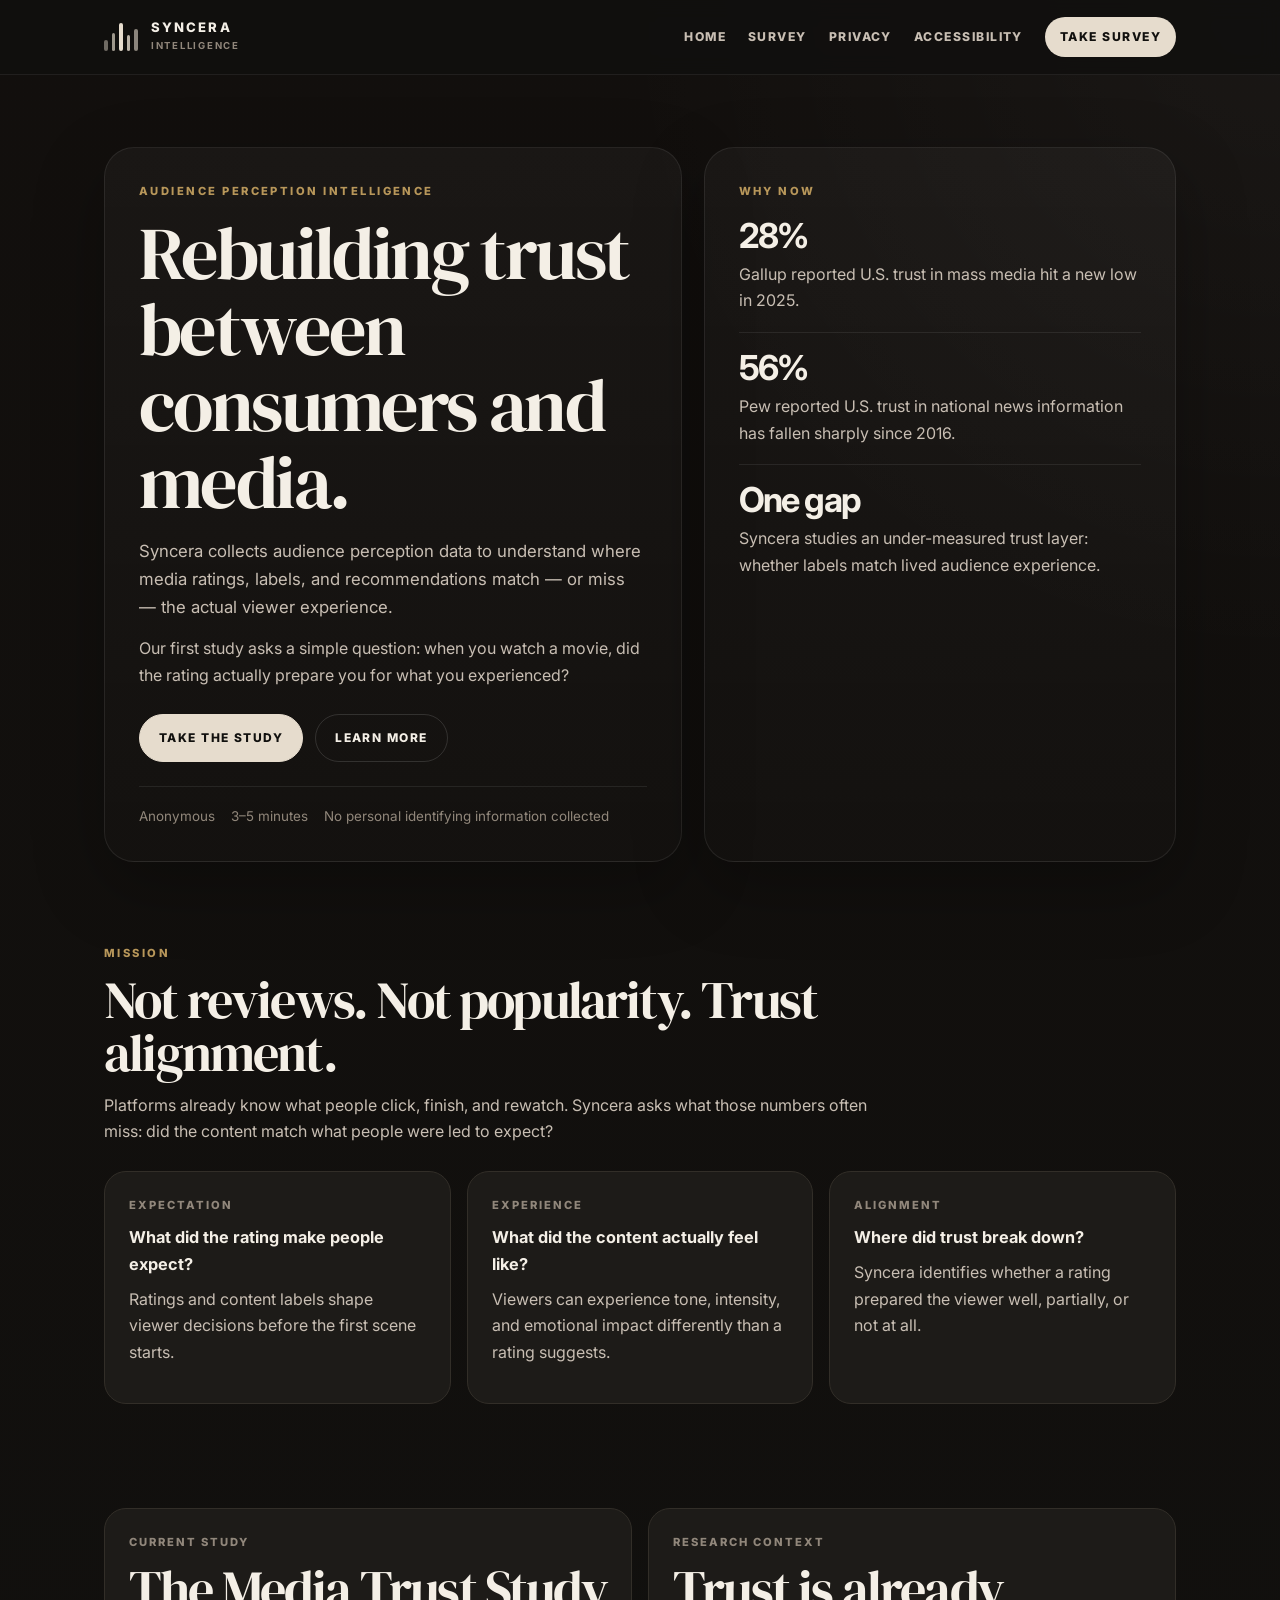
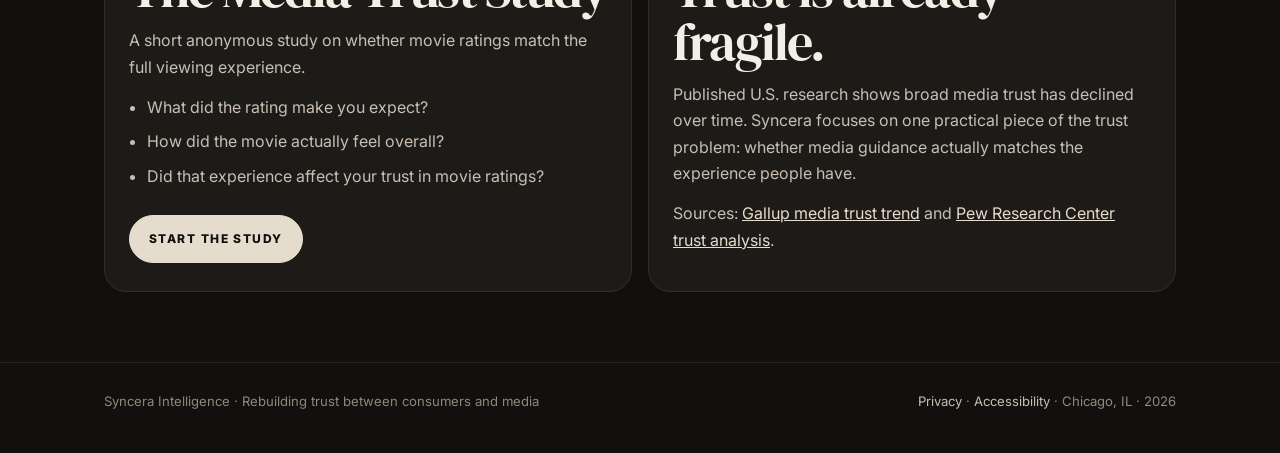
<file: index.html>
<!DOCTYPE html><html lang="en"><head><meta charset="UTF-8"><meta name="viewport" content="width=device-width, initial-scale=1.0"><title>Syncera Intelligence | Rebuilding Trust Between Consumers and Media</title><meta name="description" content="Syncera collects audience perception data to understand where media ratings, labels, and recommendations match — or miss — the actual viewer experience."><link rel="preconnect" href="https://fonts.googleapis.com"><link rel="preconnect" href="https://fonts.gstatic.com" crossorigin><link href="https://fonts.googleapis.com/css2?family=Inter:wght@300;400;500;600;700;800&family=DM+Serif+Display:ital@0;1&display=swap" rel="stylesheet"><link rel="stylesheet" href="style.css"></head><body><a class="skip-link" href="#main">Skip to content</a><nav class="nav" aria-label="Main navigation"><div class="nav-inner"><a class="brand" href="index.html" aria-label="Syncera Intelligence home"><div class="mark" aria-hidden="true"><span></span><span></span><span></span><span></span><span></span></div><div><div class="brand-name">Syncera</div><span class="brand-sub">Intelligence</span></div></a><div class="nav-links"><a href="index.html">Home</a><a href="survey.html">Survey</a><a href="privacy.html">Privacy</a><a href="accessibility.html">Accessibility</a><a class="cta" href="survey.html">Take survey</a></div></div></nav><main id="main"><section class="hero"><div class="wrap hero-grid"><div class="panel"><div class="eyebrow">Audience perception intelligence</div><h1>Rebuilding trust between consumers and media.</h1><p class="lede">Syncera collects audience perception data to understand where media ratings, labels, and recommendations match — or miss — the actual viewer experience.</p><p>Our first study asks a simple question: when you watch a movie, did the rating actually prepare you for what you experienced?</p><div class="actions"><a class="btn btn-primary" href="survey.html">Take the study</a><a class="btn btn-secondary" href="#mission">Learn more</a></div><div class="trust-strip"><span>Anonymous</span><span>3–5 minutes</span><span>No personal identifying information collected</span></div></div><aside class="panel"><div class="eyebrow">Why now</div><div class="stat"><strong>28%</strong><span>Gallup reported U.S. trust in mass media hit a new low in 2025.</span></div><div class="stat"><strong>56%</strong><span>Pew reported U.S. trust in national news information has fallen sharply since 2016.</span></div><div class="stat"><strong>One gap</strong><span>Syncera studies an under-measured trust layer: whether labels match lived audience experience.</span></div></aside></div></section><section id="mission"><div class="wrap"><div class="section-head"><div class="eyebrow">Mission</div><h2>Not reviews. Not popularity. Trust alignment.</h2><p>Platforms already know what people click, finish, and rewatch. Syncera asks what those numbers often miss: did the content match what people were led to expect?</p></div><div class="grid-3"><article class="card"><span class="kicker">Expectation</span><h3>What did the rating make people expect?</h3><p>Ratings and content labels shape viewer decisions before the first scene starts.</p></article><article class="card"><span class="kicker">Experience</span><h3>What did the content actually feel like?</h3><p>Viewers can experience tone, intensity, and emotional impact differently than a rating suggests.</p></article><article class="card"><span class="kicker">Alignment</span><h3>Where did trust break down?</h3><p>Syncera identifies whether a rating prepared the viewer well, partially, or not at all.</p></article></div></div></section><section id="study"><div class="wrap two-col"><div class="card"><span class="kicker">Current study</span><h2>The Media Trust Study</h2><p>A short anonymous study on whether movie ratings match the full viewing experience.</p><ul class="list"><li>What did the rating make you expect?</li><li>How did the movie actually feel overall?</li><li>Did that experience affect your trust in movie ratings?</li></ul><div class="actions"><a class="btn btn-primary" href="survey.html">Start the study</a></div></div><div class="card source-card"><span class="kicker">Research context</span><h2>Trust is already fragile.</h2><p>Published U.S. research shows broad media trust has declined over time. Syncera focuses on one practical piece of the trust problem: whether media guidance actually matches the experience people have.</p><p>Sources: <a href="https://news.gallup.com/poll/695762/trust-media-new-low.aspx" target="_blank" rel="noopener">Gallup media trust trend</a> and <a href="https://www.pewresearch.org/short-reads/2025/10/29/how-americans-trust-in-information-from-news-organizations-and-social-media-sites-has-changed-over-time/" target="_blank" rel="noopener">Pew Research Center trust analysis</a>.</p></div></div></section></main><footer><div class="wrap footer-inner"><div>Syncera Intelligence · Rebuilding trust between consumers and media</div><div><a href="privacy.html">Privacy</a> · <a href="accessibility.html">Accessibility</a> · Chicago, IL · 2026</div></div></footer></body></html>
</file>
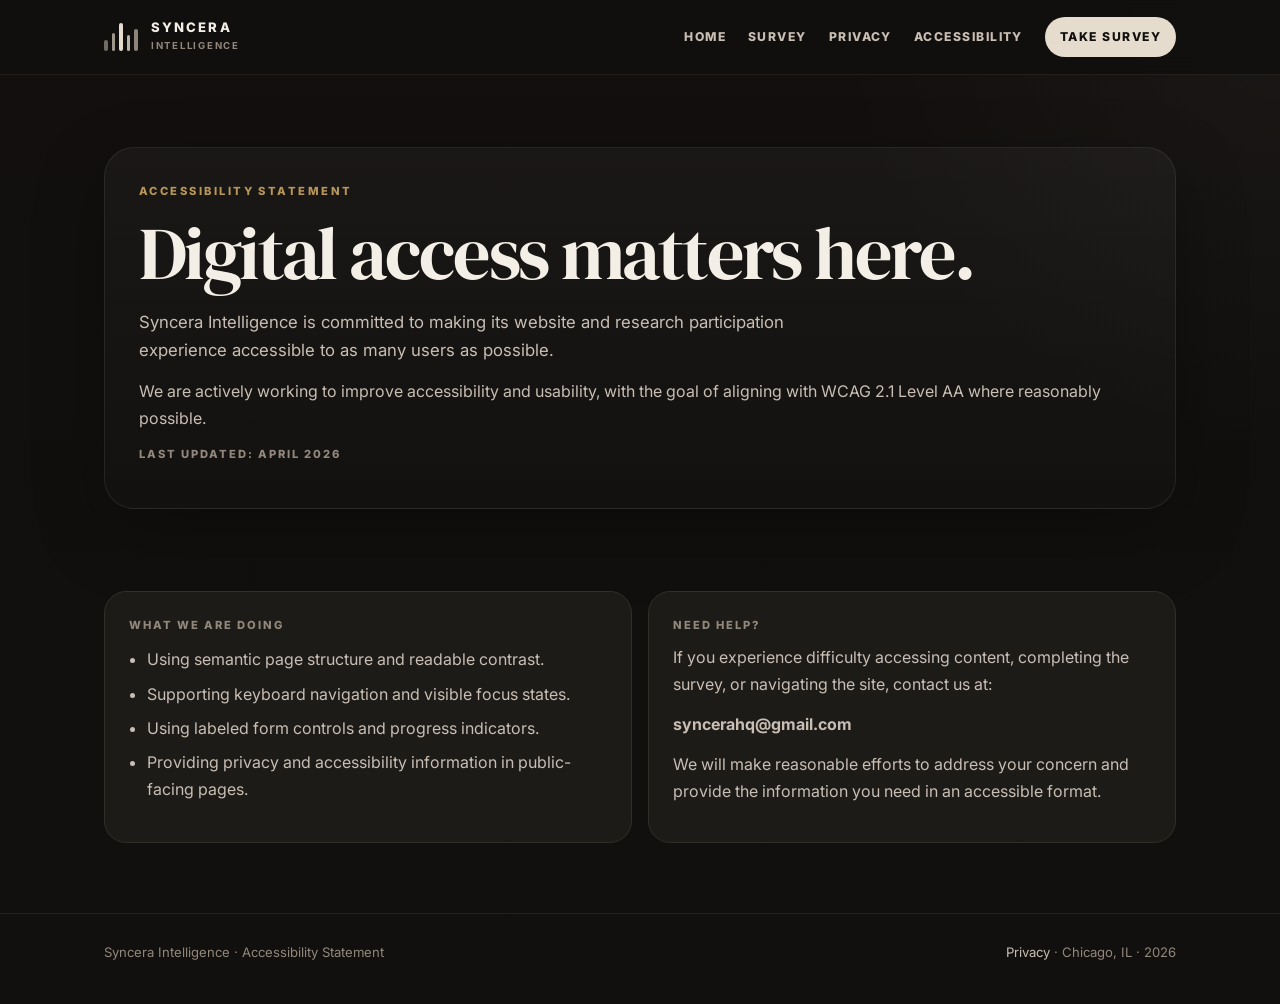
<file: accessibility.html>
<!DOCTYPE html><html lang="en"><head><meta charset="UTF-8"><meta name="viewport" content="width=device-width, initial-scale=1.0"><title>Accessibility Statement | Syncera Intelligence</title><meta name="description" content="Syncera Intelligence accessibility statement."><link rel="preconnect" href="https://fonts.googleapis.com"><link rel="preconnect" href="https://fonts.gstatic.com" crossorigin><link href="https://fonts.googleapis.com/css2?family=Inter:wght@300;400;500;600;700;800&family=DM+Serif+Display:ital@0;1&display=swap" rel="stylesheet"><link rel="stylesheet" href="style.css"></head><body><a class="skip-link" href="#main">Skip to content</a><nav class="nav" aria-label="Main navigation"><div class="nav-inner"><a class="brand" href="index.html" aria-label="Syncera Intelligence home"><div class="mark" aria-hidden="true"><span></span><span></span><span></span><span></span><span></span></div><div><div class="brand-name">Syncera</div><span class="brand-sub">Intelligence</span></div></a><div class="nav-links"><a href="index.html">Home</a><a href="survey.html">Survey</a><a href="privacy.html">Privacy</a><a href="accessibility.html">Accessibility</a><a class="cta" href="survey.html">Take survey</a></div></div></nav><main id="main"><section class="hero"><div class="wrap"><div class="panel"><div class="eyebrow">Accessibility Statement</div><h1>Digital access matters here.</h1><p class="lede">Syncera Intelligence is committed to making its website and research participation experience accessible to as many users as possible.</p><p>We are actively working to improve accessibility and usability, with the goal of aligning with WCAG 2.1 Level AA where reasonably possible.</p><p class="kicker">Last updated: April 2026</p></div></div></section><section><div class="wrap two-col"><div class="card"><span class="kicker">What we are doing</span><ul class="list"><li>Using semantic page structure and readable contrast.</li><li>Supporting keyboard navigation and visible focus states.</li><li>Using labeled form controls and progress indicators.</li><li>Providing privacy and accessibility information in public-facing pages.</li></ul></div><div class="card"><span class="kicker">Need help?</span><p>If you experience difficulty accessing content, completing the survey, or navigating the site, contact us at:</p><p><strong>syncerahq@gmail.com</strong></p><p>We will make reasonable efforts to address your concern and provide the information you need in an accessible format.</p></div></div></section></main><footer><div class="wrap footer-inner"><div>Syncera Intelligence · Accessibility Statement</div><div><a href="privacy.html">Privacy</a> · Chicago, IL · 2026</div></div></footer></body></html>
</file>
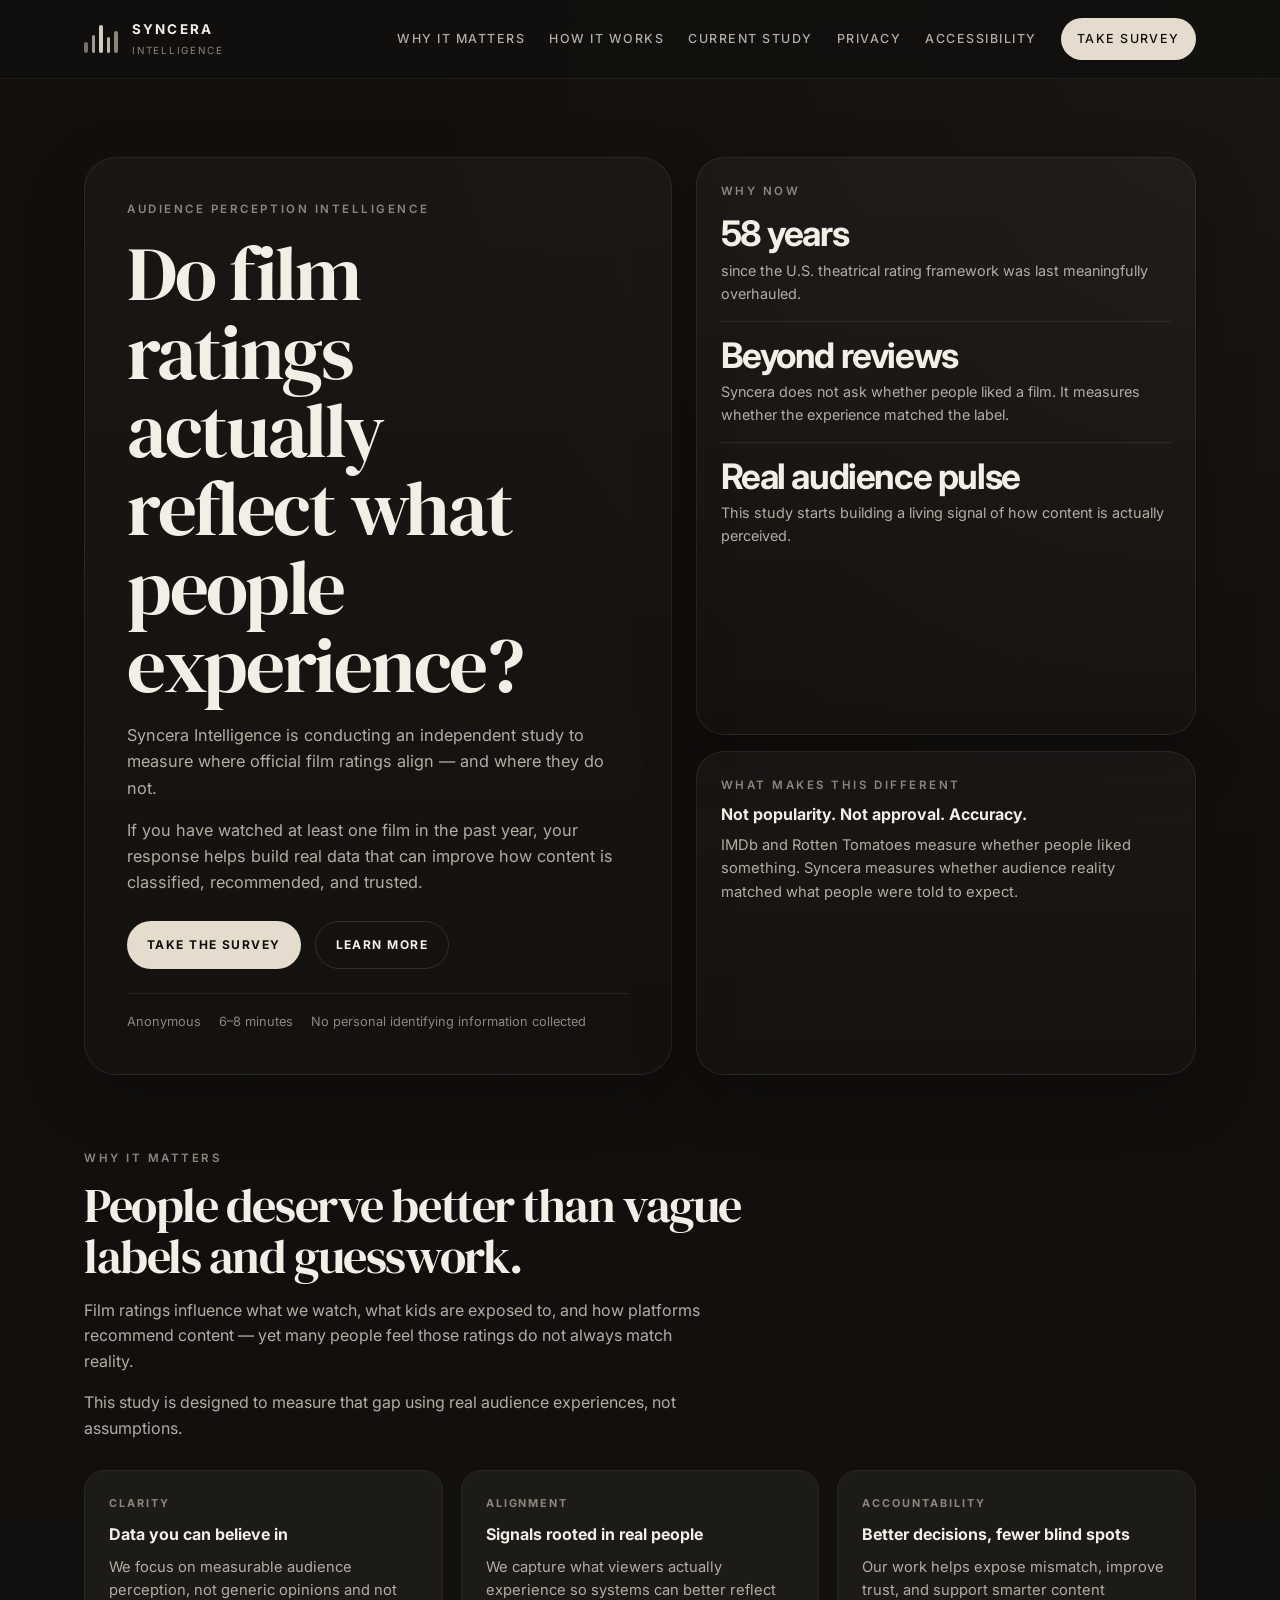
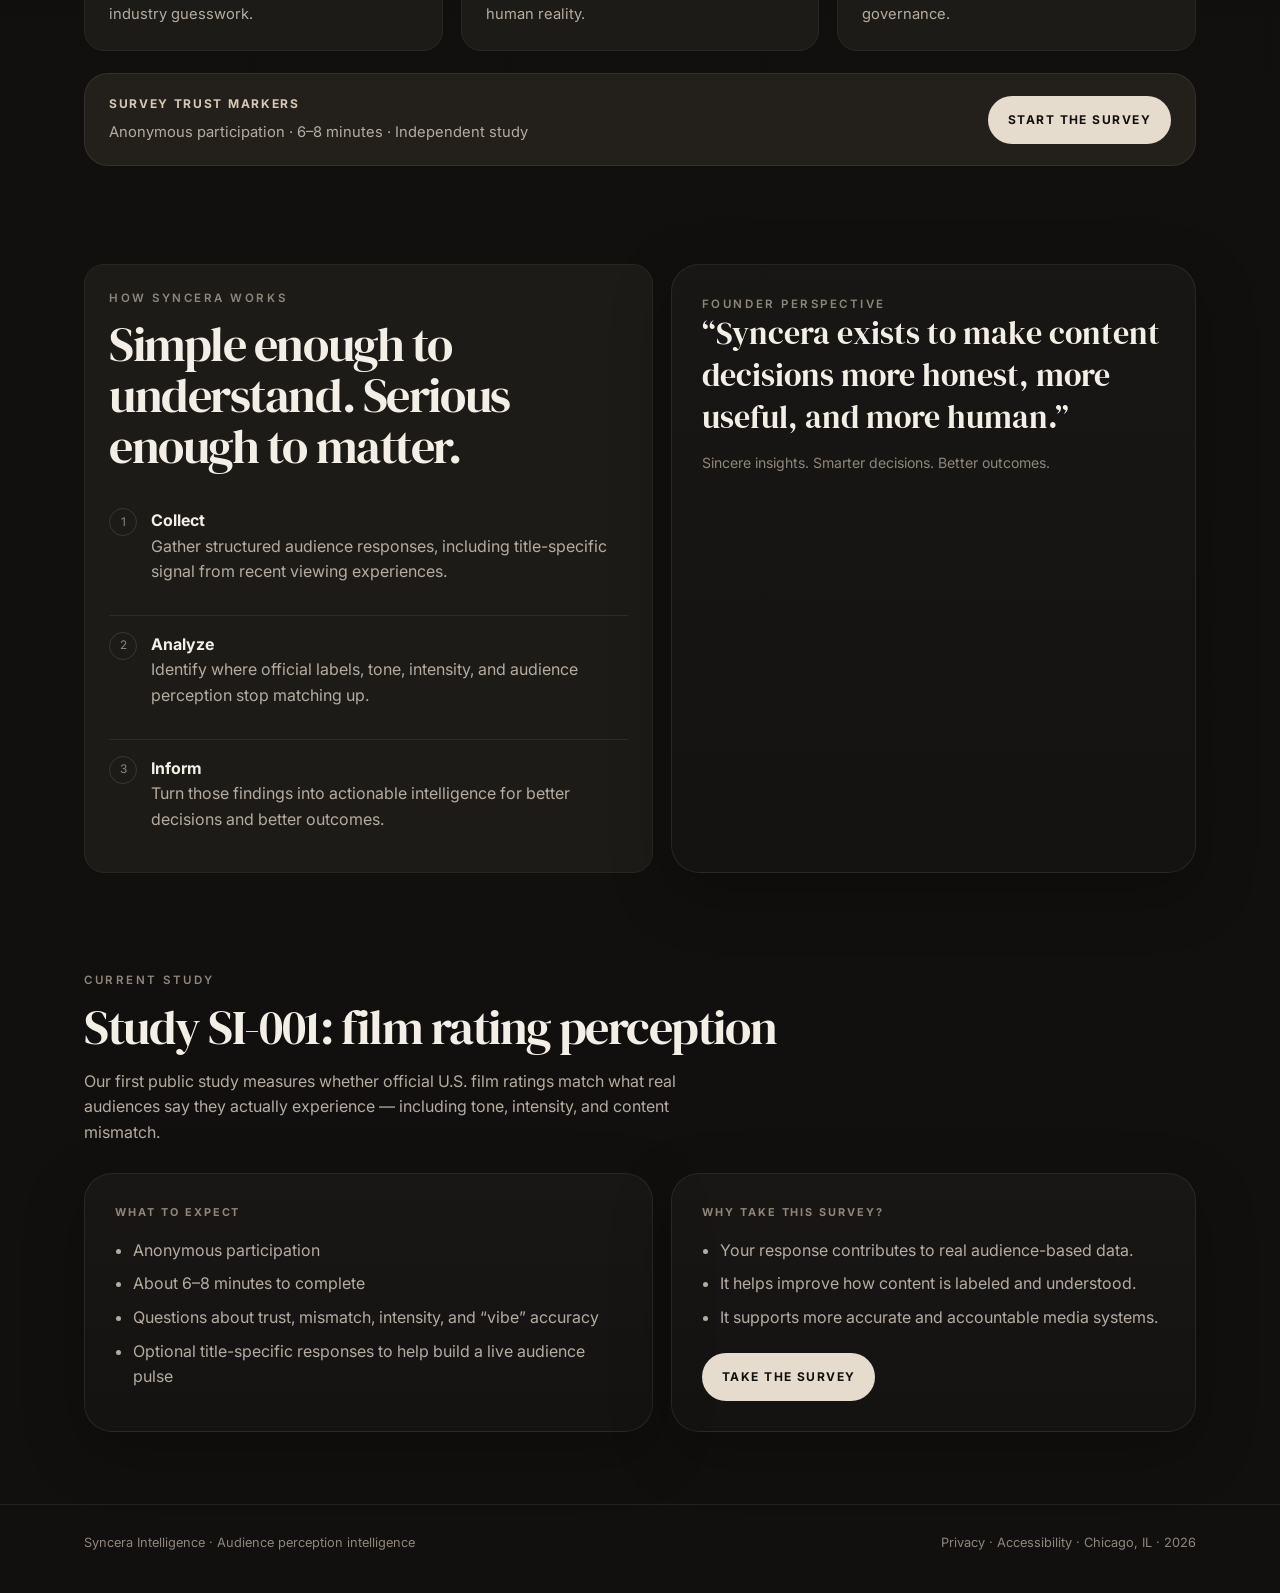
<file: index_accessible.html>
<!DOCTYPE html>
<html lang="en">
<head>
  <meta charset="UTF-8" />
  <meta name="viewport" content="width=device-width, initial-scale=1.0" />
  <title>Syncera Intelligence</title>
  <link rel="preconnect" href="https://fonts.googleapis.com">
  <link rel="preconnect" href="https://fonts.gstatic.com" crossorigin>
  <link href="https://fonts.googleapis.com/css2?family=Inter:wght@300;400;500;600;700&family=DM+Serif+Display:ital@0;1&display=swap" rel="stylesheet">
  <style>
    :root{--bg:#11100e;--bg-2:#171614;--panel:#1d1b18;--panel-2:#23201c;--border:#2a2723;--text:#f4efe6;--muted:#b5aca1;--soft:#8f867b;--accent:#e6dccd;--accent-2:#d6c8b3;--max:1160px;--radius:20px;--shadow:0 20px 60px rgba(0,0,0,.25)}
    *{box-sizing:border-box} html{scroll-behavior:smooth}
    body{margin:0;background:radial-gradient(circle at top right,rgba(255,255,255,.03),transparent 26%),linear-gradient(180deg,#120f0d 0%,#11100e 100%);color:var(--text);font-family:Inter,system-ui,sans-serif;line-height:1.6}
    a{text-decoration:none;color:inherit}.wrap{max-width:var(--max);margin:0 auto;padding:0 24px}.eyebrow{color:var(--soft);text-transform:uppercase;letter-spacing:.22em;font-size:.72rem;font-weight:600}
    .nav{position:sticky;top:0;z-index:50;backdrop-filter:blur(10px);background:rgba(17,16,14,.82);border-bottom:1px solid rgba(255,255,255,.06)}
    .nav-inner{max-width:var(--max);margin:0 auto;padding:18px 24px;display:flex;align-items:center;justify-content:space-between;gap:16px}
    .brand{display:flex;align-items:center;gap:14px}.mark{width:34px;height:28px;display:grid;grid-template-columns:repeat(5,1fr);gap:4px;align-items:end}
    .mark span{display:block;border-radius:999px;background:var(--accent);opacity:.92}.mark span:nth-child(1){height:11px;opacity:.48}.mark span:nth-child(2){height:18px;opacity:.68}.mark span:nth-child(3){height:28px}.mark span:nth-child(4){height:16px;opacity:.8}.mark span:nth-child(5){height:22px;opacity:.58}
    .brand-copy{display:flex;flex-direction:column;gap:2px}.brand-name{font-size:.84rem;font-weight:700;letter-spacing:.16em;text-transform:uppercase}.brand-sub{font-size:.62rem;color:var(--soft);letter-spacing:.18em;text-transform:uppercase}
    .nav-links{display:flex;gap:24px;align-items:center}.nav-links a{color:var(--muted);font-size:.78rem;text-transform:uppercase;letter-spacing:.12em;font-weight:500}.nav-links .cta{color:#11100e;background:var(--accent);padding:11px 16px;border-radius:999px}
    .hero{padding:78px 0 48px}.hero-grid{display:grid;grid-template-columns:1.08fr .92fr;gap:24px;align-items:stretch}
    .hero-copy{background:linear-gradient(180deg,rgba(255,255,255,.03),rgba(255,255,255,.01));border:1px solid rgba(255,255,255,.08);border-radius:32px;padding:42px;box-shadow:var(--shadow)}
    h1{margin:16px 0 18px;font-family:"DM Serif Display",serif;font-weight:400;line-height:1.02;letter-spacing:-.03em;font-size:clamp(2.7rem,6vw,5.2rem);max-width:11ch}
    .hero-copy p{max-width:60ch;color:var(--muted);font-size:1.02rem;margin:0 0 16px}.hero-actions{display:flex;gap:14px;flex-wrap:wrap;margin:26px 0 24px}
    .btn{display:inline-flex;align-items:center;justify-content:center;min-height:48px;padding:0 20px;border-radius:999px;font-weight:700;text-transform:uppercase;letter-spacing:.12em;font-size:.75rem;transition:.18s ease}
    .btn-primary{background:var(--accent);color:#11100e}.btn-primary:hover{transform:translateY(-1px)}.btn-secondary{border:1px solid rgba(255,255,255,.12);color:var(--text)}
    .hero-mini{display:flex;gap:18px;flex-wrap:wrap;color:var(--soft);font-size:.8rem;border-top:1px solid rgba(255,255,255,.08);padding-top:18px}.hero-side{display:grid;gap:16px}
    .hero-card{border:1px solid rgba(255,255,255,.08);border-radius:28px;padding:24px;background:linear-gradient(180deg,rgba(255,255,255,.035),rgba(255,255,255,.015));box-shadow:var(--shadow)}.hero-card h3{margin:10px 0 8px;font-size:1rem;line-height:1.35}.hero-card p{margin:0;color:var(--muted);font-size:.92rem}
    .stat{padding:16px 0;border-bottom:1px solid rgba(255,255,255,.08)}.stat:last-child{border-bottom:none}.stat strong{display:block;font-size:2.2rem;line-height:1;letter-spacing:-.04em}.stat span{display:block;margin-top:7px;color:var(--muted);font-size:.9rem}
    section{padding:26px 0 72px}.section-head{max-width:760px;margin-bottom:28px}
    h2{margin:12px 0 10px;font-family:"DM Serif Display",serif;font-size:clamp(2rem,4vw,3rem);font-weight:400;line-height:1.06;letter-spacing:-.03em}.section-head p{color:var(--muted);max-width:62ch}
    .grid-3{display:grid;grid-template-columns:repeat(3,1fr);gap:18px}.card{background:var(--panel);border:1px solid var(--border);border-radius:var(--radius);padding:24px}.card h3{margin:10px 0 8px;font-size:1rem}.card p{margin:0;color:var(--muted);font-size:.92rem}.kicker{color:var(--soft);text-transform:uppercase;letter-spacing:.18em;font-size:.68rem;font-weight:700}
    .two-col{display:grid;grid-template-columns:1.04fr .96fr;gap:18px}.simple-list{display:grid;gap:14px;margin-top:20px}.simple-item{display:grid;grid-template-columns:28px 1fr;gap:14px;padding:16px 0;border-top:1px solid rgba(255,255,255,.07)}.simple-item:first-child{border-top:none}.num{width:28px;height:28px;border-radius:999px;border:1px solid rgba(255,255,255,.12);display:grid;place-items:center;color:var(--soft);font-size:.74rem}
    .quote{background:linear-gradient(180deg,rgba(255,255,255,.03),rgba(255,255,255,.015));border:1px solid rgba(255,255,255,.08);border-radius:28px;padding:30px;box-shadow:var(--shadow)}.quote blockquote{margin:0 0 14px;font-family:"DM Serif Display",serif;font-size:clamp(1.35rem,3vw,2rem);line-height:1.3}.quote p{margin:0;color:var(--soft);font-size:.88rem}
    .trust-band{background:var(--panel-2);border:1px solid rgba(255,255,255,.08);border-radius:24px;padding:20px 24px;display:flex;gap:18px;flex-wrap:wrap;justify-content:space-between;align-items:center;margin-top:22px}.trust-band strong{display:block;font-size:.75rem;letter-spacing:.14em;text-transform:uppercase;color:var(--accent-2);margin-bottom:6px}.trust-band span{color:var(--muted);font-size:.92rem}
    .cta-panel{background:linear-gradient(180deg,rgba(255,255,255,.03),rgba(255,255,255,.015));border:1px solid rgba(255,255,255,.08);border-radius:28px;padding:30px;box-shadow:var(--shadow)}.cta-panel ul{margin:16px 0 0;padding-left:18px;color:var(--muted)}.cta-panel li{margin:8px 0}
    footer{border-top:1px solid rgba(255,255,255,.08);padding:28px 0 40px;color:var(--soft);font-size:.8rem}.footer-inner{display:flex;justify-content:space-between;gap:16px;align-items:center;flex-wrap:wrap}
    @media (max-width:920px){.hero-grid,.grid-3,.two-col{grid-template-columns:1fr}.hero-copy,.hero-card,.quote,.cta-panel{padding:24px}.nav-links a:not(.cta){display:none}h1{max-width:none}}
    @media (max-width:620px){.hero{padding-top:42px}.nav-inner,.wrap{padding-left:18px;padding-right:18px}h1{font-size:2.55rem}.hero-copy,.hero-card,.quote,.cta-panel{border-radius:24px;padding:22px}.hero-actions{flex-direction:column}.btn{width:100%}.trust-band{padding:18px}}
  
:focus{outline:2px solid #e6dccd;outline-offset:2px}
:focus:not(:focus-visible){outline:none}
:focus-visible{outline:2px solid #e6dccd;outline-offset:2px}

</style>
</head>
<body>
  <nav class="nav"><div class="nav-inner"><div class="brand"><div class="mark" aria-hidden="true"><span></span><span></span><span></span><span></span><span></span></div><div class="brand-copy"><div class="brand-name">Syncera</div><div class="brand-sub">Intelligence</div></div></div><div class="nav-links"><a href="#why">Why it matters</a><a href="#approach">How it works</a><a href="#study">Current study</a><a href="privacy.html">Privacy</a><a href="accessibility.html">Accessibility</a><a class="cta" href="survey.html">Take survey</a></div></div></nav>
  <main>
    <section class="hero"><div class="wrap hero-grid">
      <div class="hero-copy">
        <div class="eyebrow">Audience perception intelligence</div>
        <h1>Do film ratings actually reflect what people experience?</h1>
        <p>Syncera Intelligence is conducting an independent study to measure where official film ratings align — and where they do not.</p>
        <p>If you have watched at least one film in the past year, your response helps build real data that can improve how content is classified, recommended, and trusted.</p>
        <div class="hero-actions"><a class="btn btn-primary" href="survey.html">Take the survey</a><a class="btn btn-secondary" href="#why">Learn more</a></div>
        <div class="hero-mini"><span>Anonymous</span><span>6–8 minutes</span><span>No personal identifying information collected</span></div>
      </div>
      <aside class="hero-side">
        <div class="hero-card"><div class="eyebrow">Why now</div><div class="stat"><strong>58 years</strong><span>since the U.S. theatrical rating framework was last meaningfully overhauled.</span></div><div class="stat"><strong>Beyond reviews</strong><span>Syncera does not ask whether people liked a film. It measures whether the experience matched the label.</span></div><div class="stat"><strong>Real audience pulse</strong><span>This study starts building a living signal of how content is actually perceived.</span></div></div>
        <div class="hero-card"><div class="eyebrow">What makes this different</div><h3>Not popularity. Not approval. Accuracy.</h3><p>IMDb and Rotten Tomatoes measure whether people liked something. Syncera measures whether audience reality matched what people were told to expect.</p></div>
      </aside>
    </div></section>
    <section id="why"><div class="wrap"><div class="section-head"><div class="eyebrow">Why it matters</div><h2>People deserve better than vague labels and guesswork.</h2><p>Film ratings influence what we watch, what kids are exposed to, and how platforms recommend content — yet many people feel those ratings do not always match reality.</p><p>This study is designed to measure that gap using real audience experiences, not assumptions.</p></div>
      <div class="grid-3"><article class="card"><div class="kicker">Clarity</div><h3>Data you can believe in</h3><p>We focus on measurable audience perception, not generic opinions and not industry guesswork.</p></article><article class="card"><div class="kicker">Alignment</div><h3>Signals rooted in real people</h3><p>We capture what viewers actually experience so systems can better reflect human reality.</p></article><article class="card"><div class="kicker">Accountability</div><h3>Better decisions, fewer blind spots</h3><p>Our work helps expose mismatch, improve trust, and support smarter content governance.</p></article></div>
      <div class="trust-band"><div><strong>Survey trust markers</strong><span>Anonymous participation · 6–8 minutes · Independent study</span></div><a class="btn btn-primary" href="survey.html">Start the survey</a></div>
    </div></section>
    <section id="approach"><div class="wrap two-col">
      <div class="card"><div class="eyebrow">How Syncera works</div><h2>Simple enough to understand. Serious enough to matter.</h2><div class="simple-list"><div class="simple-item"><div class="num">1</div><div><strong>Collect</strong><div style="color:var(--muted)">Gather structured audience responses, including title-specific signal from recent viewing experiences.</div></div></div><div class="simple-item"><div class="num">2</div><div><strong>Analyze</strong><div style="color:var(--muted)">Identify where official labels, tone, intensity, and audience perception stop matching up.</div></div></div><div class="simple-item"><div class="num">3</div><div><strong>Inform</strong><div style="color:var(--muted)">Turn those findings into actionable intelligence for better decisions and better outcomes.</div></div></div></div></div>
      <div class="quote"><div class="eyebrow">Founder perspective</div><blockquote>“Syncera exists to make content decisions more honest, more useful, and more human.”</blockquote><p>Sincere insights. Smarter decisions. Better outcomes.</p></div>
    </div></section>
    <section id="study"><div class="wrap"><div class="section-head"><div class="eyebrow">Current study</div><h2>Study SI-001: film rating perception</h2><p>Our first public study measures whether official U.S. film ratings match what real audiences say they actually experience — including tone, intensity, and content mismatch.</p></div>
      <div class="two-col"><div class="cta-panel"><div class="kicker">What to expect</div><ul><li>Anonymous participation</li><li>About 6–8 minutes to complete</li><li>Questions about trust, mismatch, intensity, and “vibe” accuracy</li><li>Optional title-specific responses to help build a live audience pulse</li></ul></div><div class="cta-panel"><div class="kicker">Why take this survey?</div><ul><li>Your response contributes to real audience-based data.</li><li>It helps improve how content is labeled and understood.</li><li>It supports more accurate and accountable media systems.</li></ul><div style="margin-top:22px;"><a class="btn btn-primary" href="survey.html">Take the survey</a></div></div></div>
    </div></section>
  </main>
  <footer><div class="wrap footer-inner"><div>Syncera Intelligence · Audience perception intelligence</div><div><a href="privacy.html">Privacy</a> · <a href="accessibility.html">Accessibility</a> · Chicago, IL · 2026</div></div></footer>
</body>
</html>
</file>
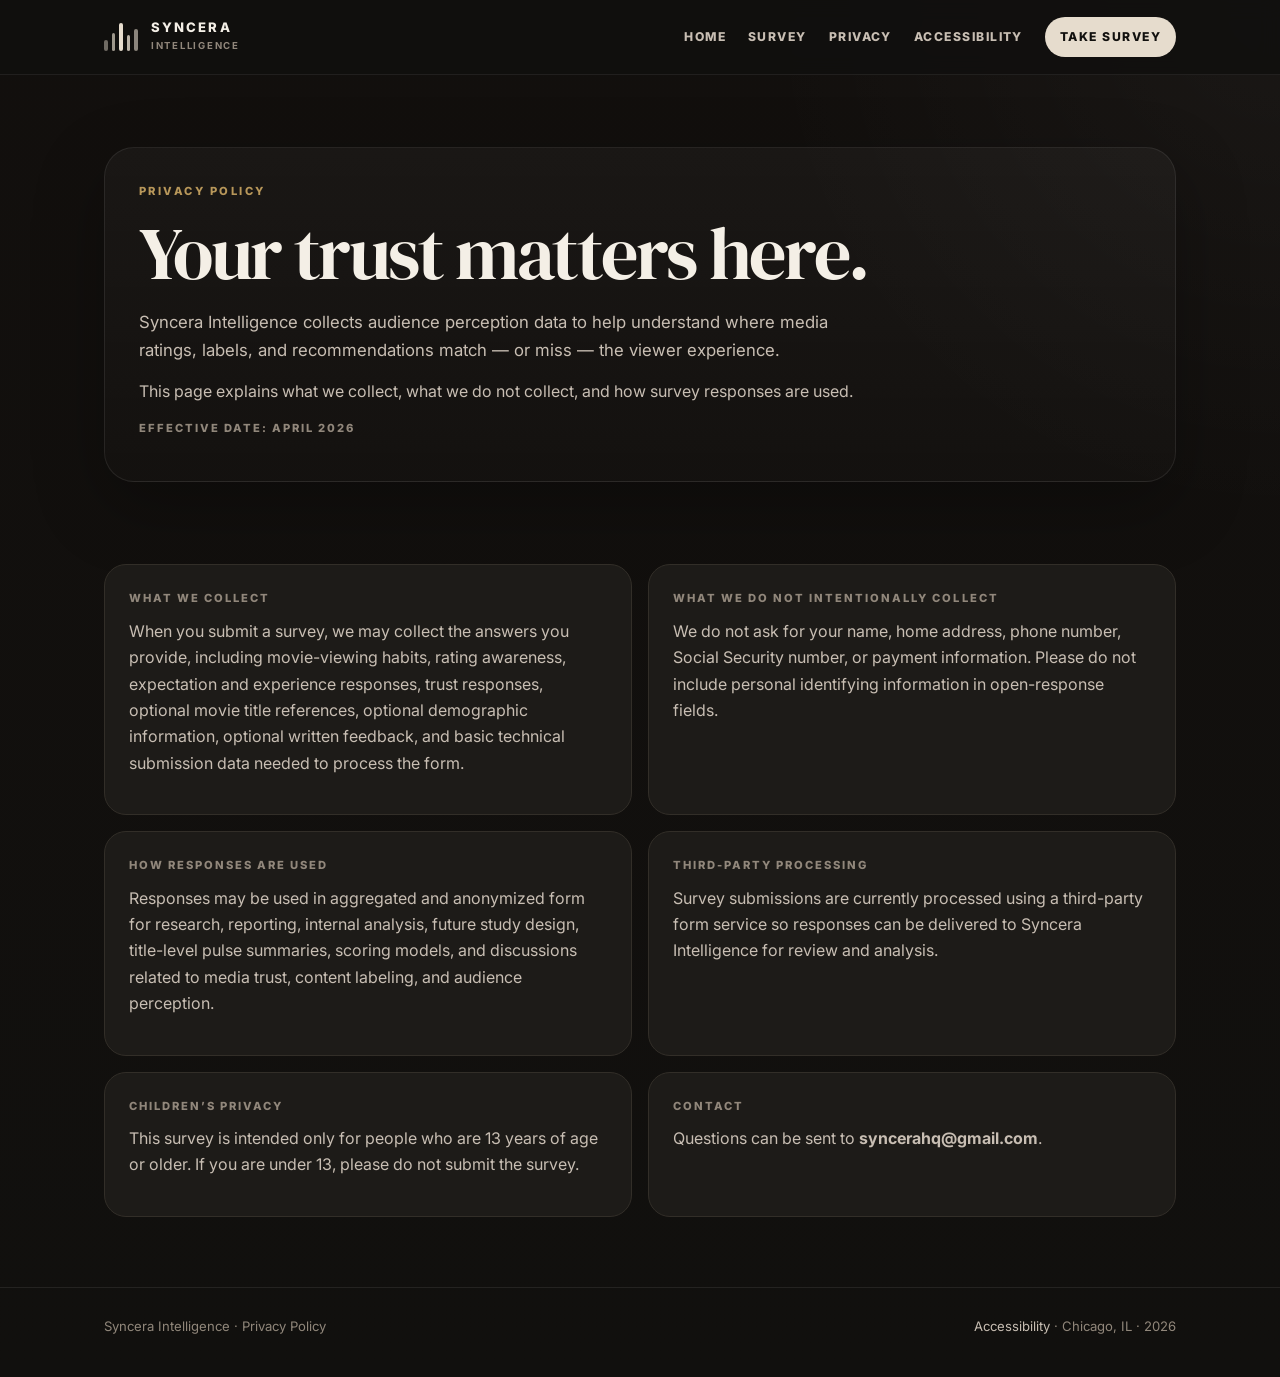
<file: privacy.html>
<!DOCTYPE html><html lang="en"><head><meta charset="UTF-8"><meta name="viewport" content="width=device-width, initial-scale=1.0"><title>Privacy Policy | Syncera Intelligence</title><meta name="description" content="Syncera Intelligence privacy policy."><link rel="preconnect" href="https://fonts.googleapis.com"><link rel="preconnect" href="https://fonts.gstatic.com" crossorigin><link href="https://fonts.googleapis.com/css2?family=Inter:wght@300;400;500;600;700;800&family=DM+Serif+Display:ital@0;1&display=swap" rel="stylesheet"><link rel="stylesheet" href="style.css"></head><body><a class="skip-link" href="#main">Skip to content</a><nav class="nav" aria-label="Main navigation"><div class="nav-inner"><a class="brand" href="index.html" aria-label="Syncera Intelligence home"><div class="mark" aria-hidden="true"><span></span><span></span><span></span><span></span><span></span></div><div><div class="brand-name">Syncera</div><span class="brand-sub">Intelligence</span></div></a><div class="nav-links"><a href="index.html">Home</a><a href="survey.html">Survey</a><a href="privacy.html">Privacy</a><a href="accessibility.html">Accessibility</a><a class="cta" href="survey.html">Take survey</a></div></div></nav><main id="main"><section class="hero"><div class="wrap"><div class="panel"><div class="eyebrow">Privacy Policy</div><h1>Your trust matters here.</h1><p class="lede">Syncera Intelligence collects audience perception data to help understand where media ratings, labels, and recommendations match — or miss — the viewer experience.</p><p>This page explains what we collect, what we do not collect, and how survey responses are used.</p><p class="kicker">Effective date: April 2026</p></div></div></section><section><div class="wrap two-col"><div class="card"><span class="kicker">What we collect</span><p>When you submit a survey, we may collect the answers you provide, including movie-viewing habits, rating awareness, expectation and experience responses, trust responses, optional movie title references, optional demographic information, optional written feedback, and basic technical submission data needed to process the form.</p></div><div class="card"><span class="kicker">What we do not intentionally collect</span><p>We do not ask for your name, home address, phone number, Social Security number, or payment information. Please do not include personal identifying information in open-response fields.</p></div><div class="card"><span class="kicker">How responses are used</span><p>Responses may be used in aggregated and anonymized form for research, reporting, internal analysis, future study design, title-level pulse summaries, scoring models, and discussions related to media trust, content labeling, and audience perception.</p></div><div class="card"><span class="kicker">Third-party processing</span><p>Survey submissions are currently processed using a third-party form service so responses can be delivered to Syncera Intelligence for review and analysis.</p></div><div class="card"><span class="kicker">Children’s privacy</span><p>This survey is intended only for people who are 13 years of age or older. If you are under 13, please do not submit the survey.</p></div><div class="card"><span class="kicker">Contact</span><p>Questions can be sent to <strong>syncerahq@gmail.com</strong>.</p></div></div></section></main><footer><div class="wrap footer-inner"><div>Syncera Intelligence · Privacy Policy</div><div><a href="accessibility.html">Accessibility</a> · Chicago, IL · 2026</div></div></footer></body></html>
</file>
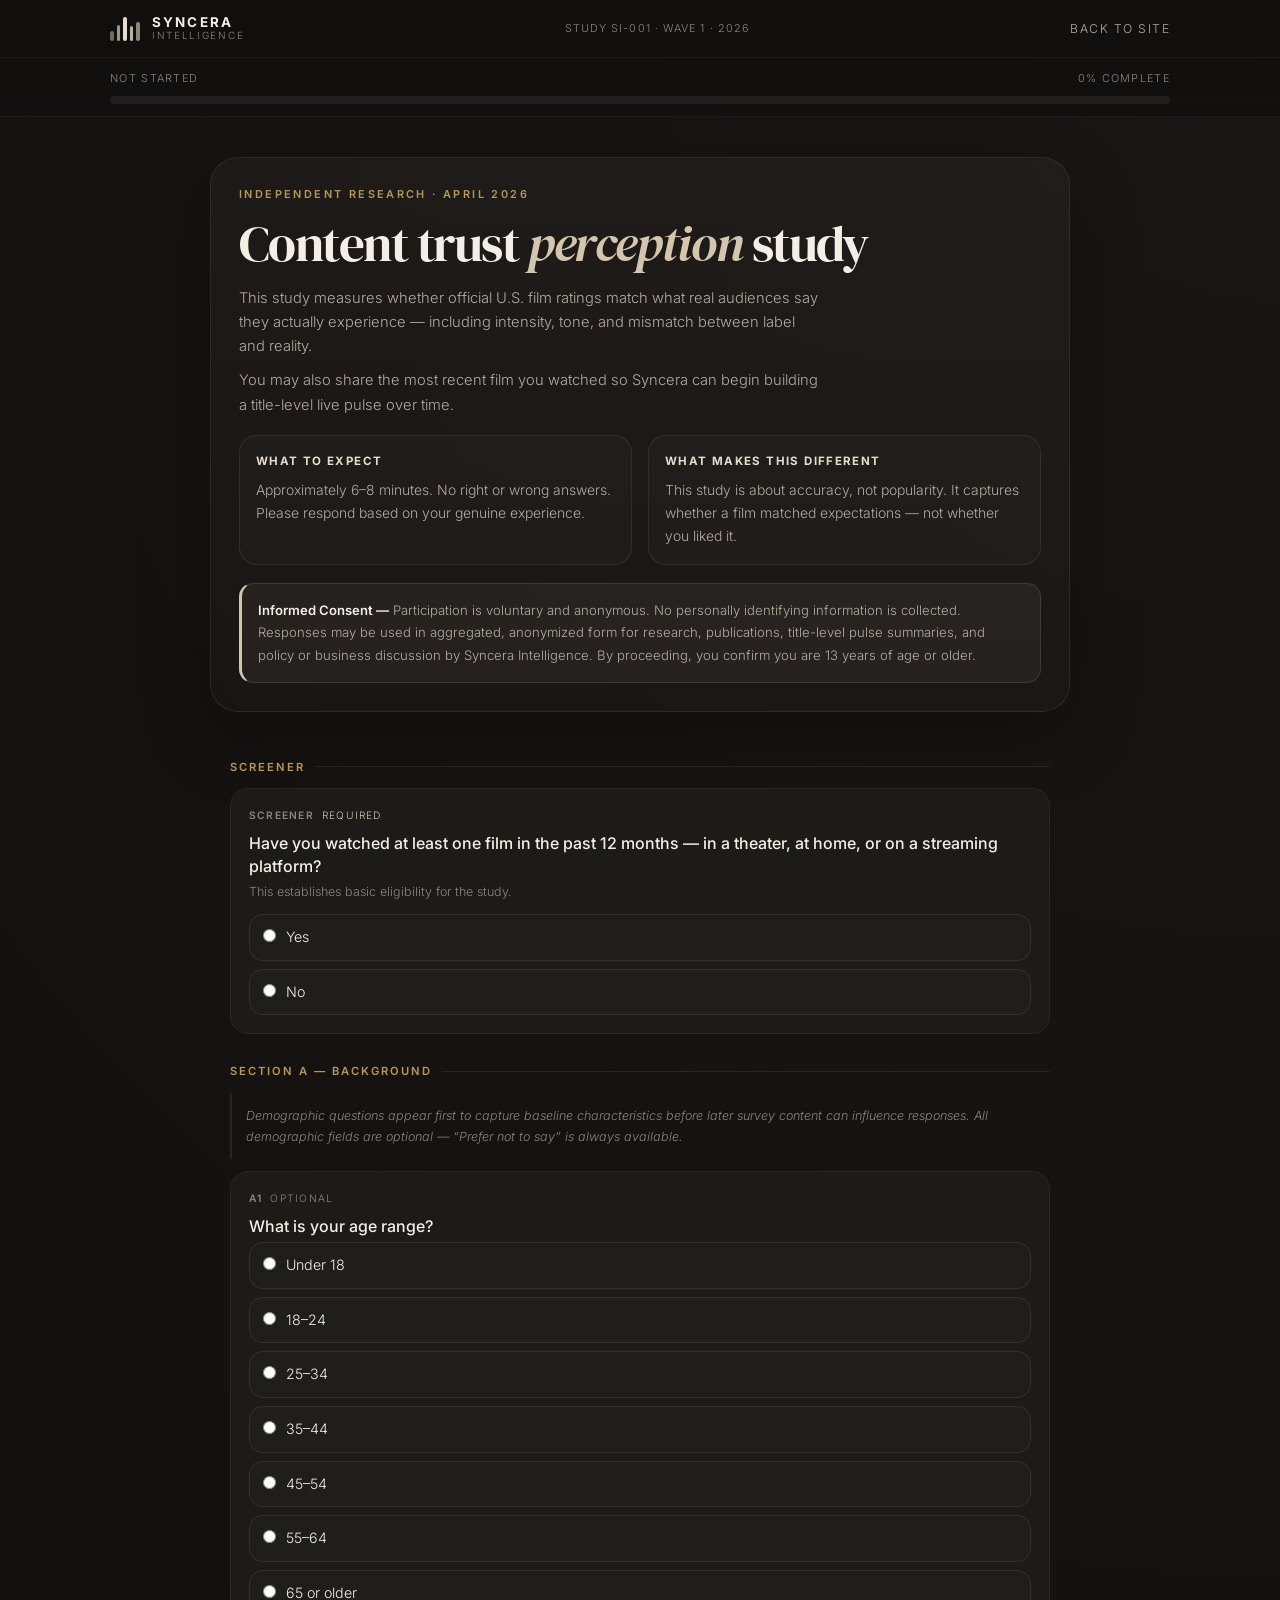
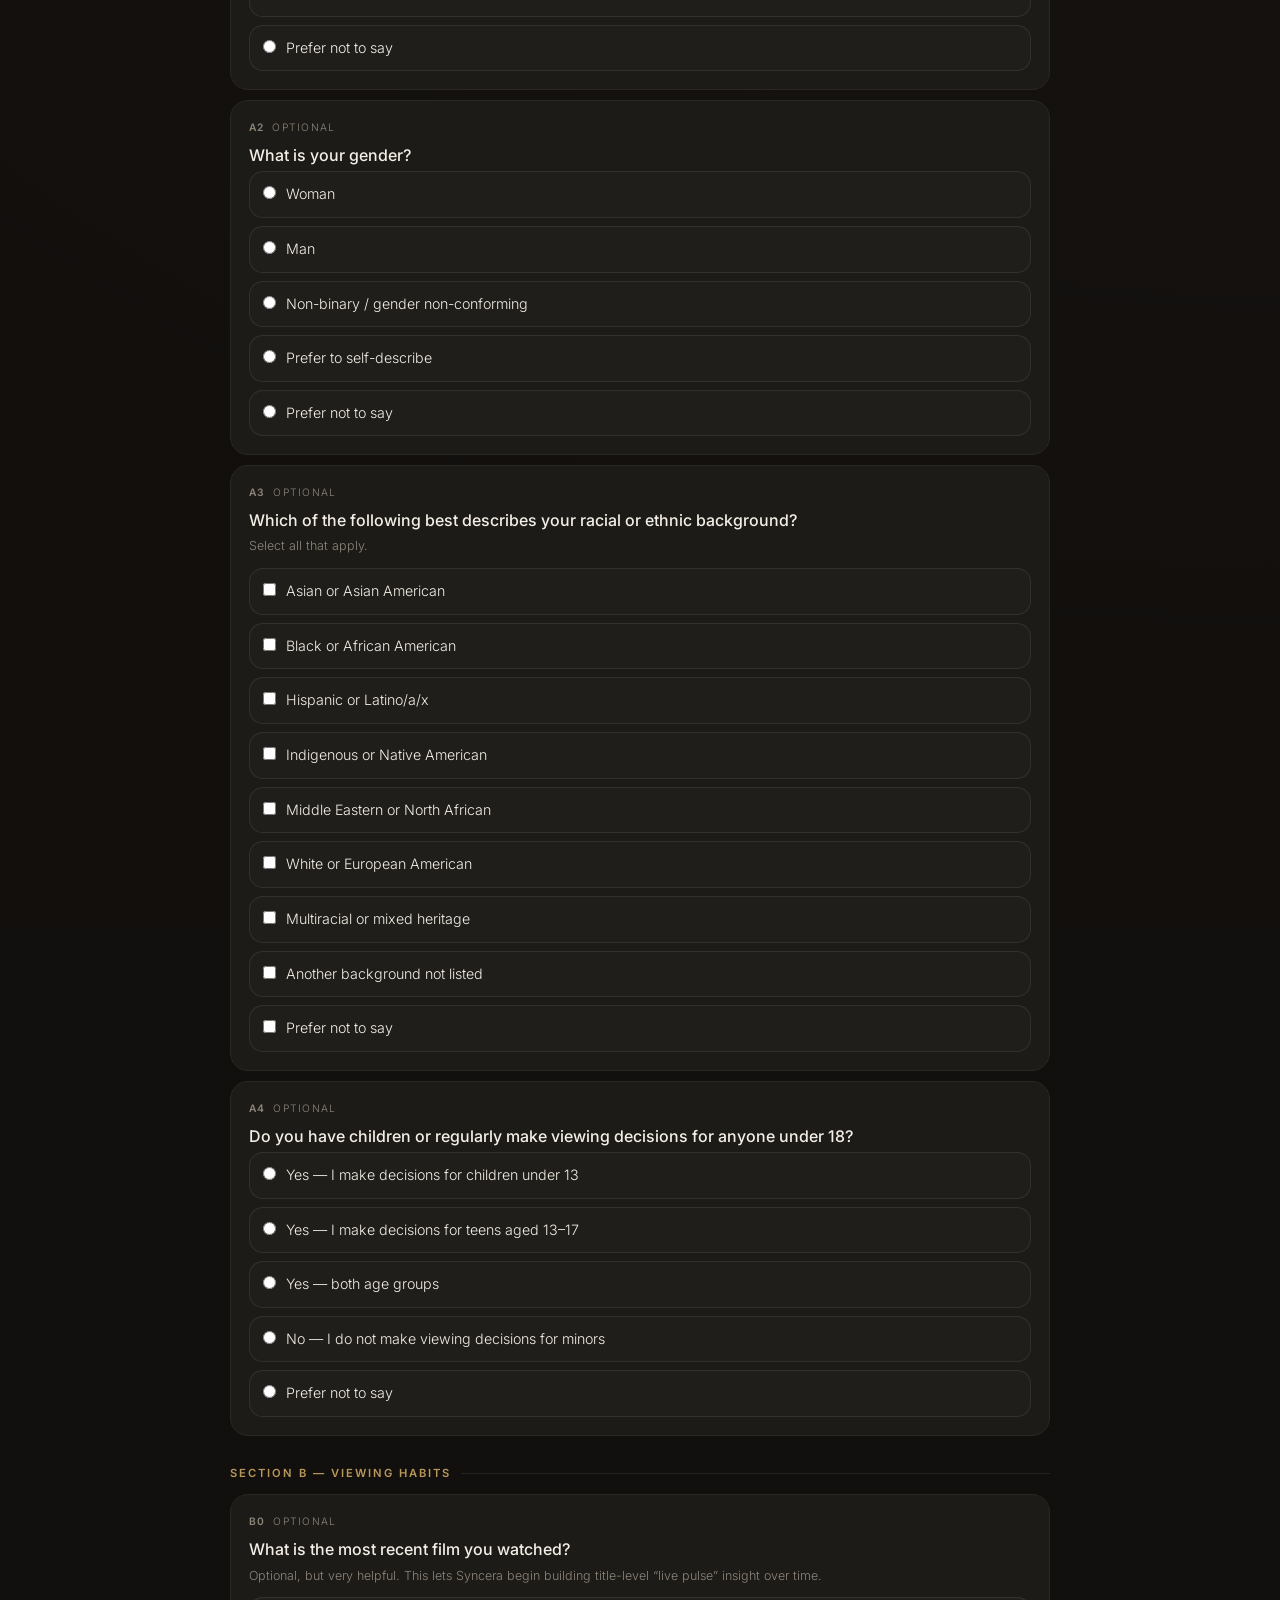
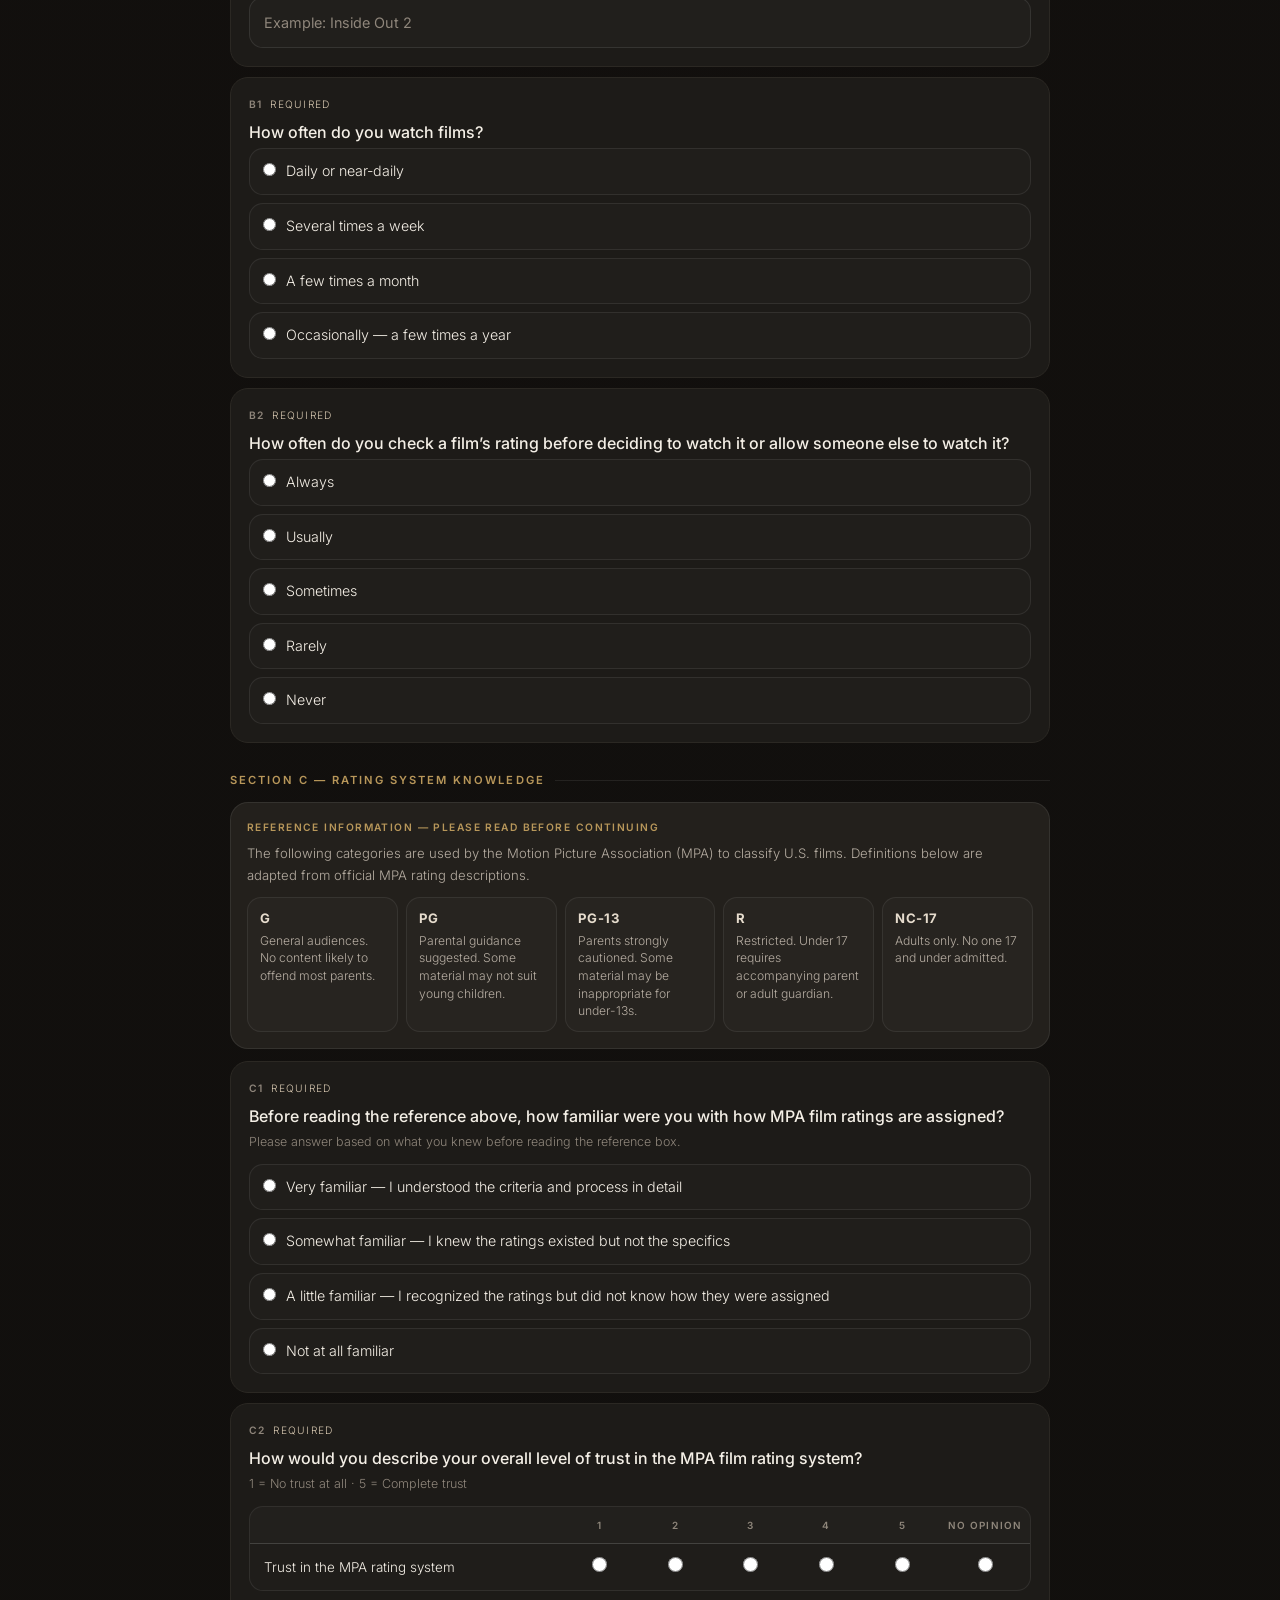
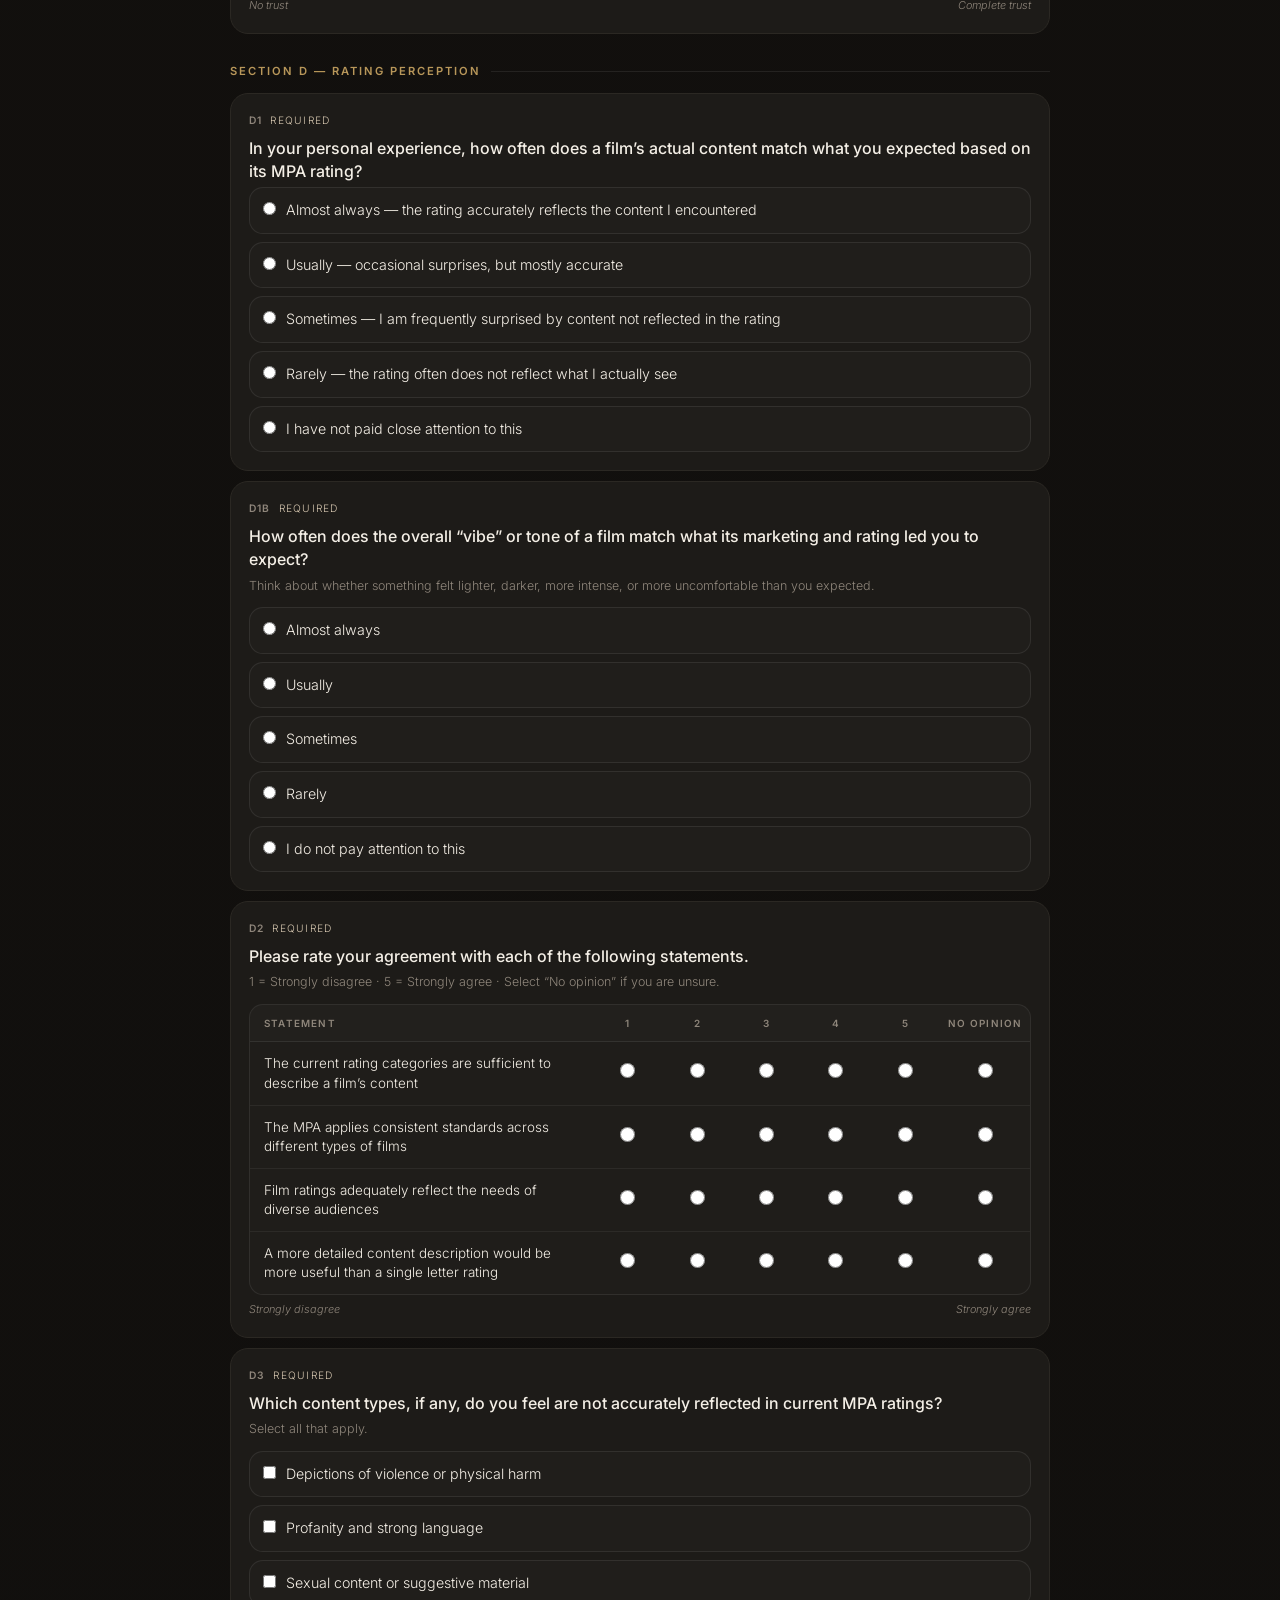
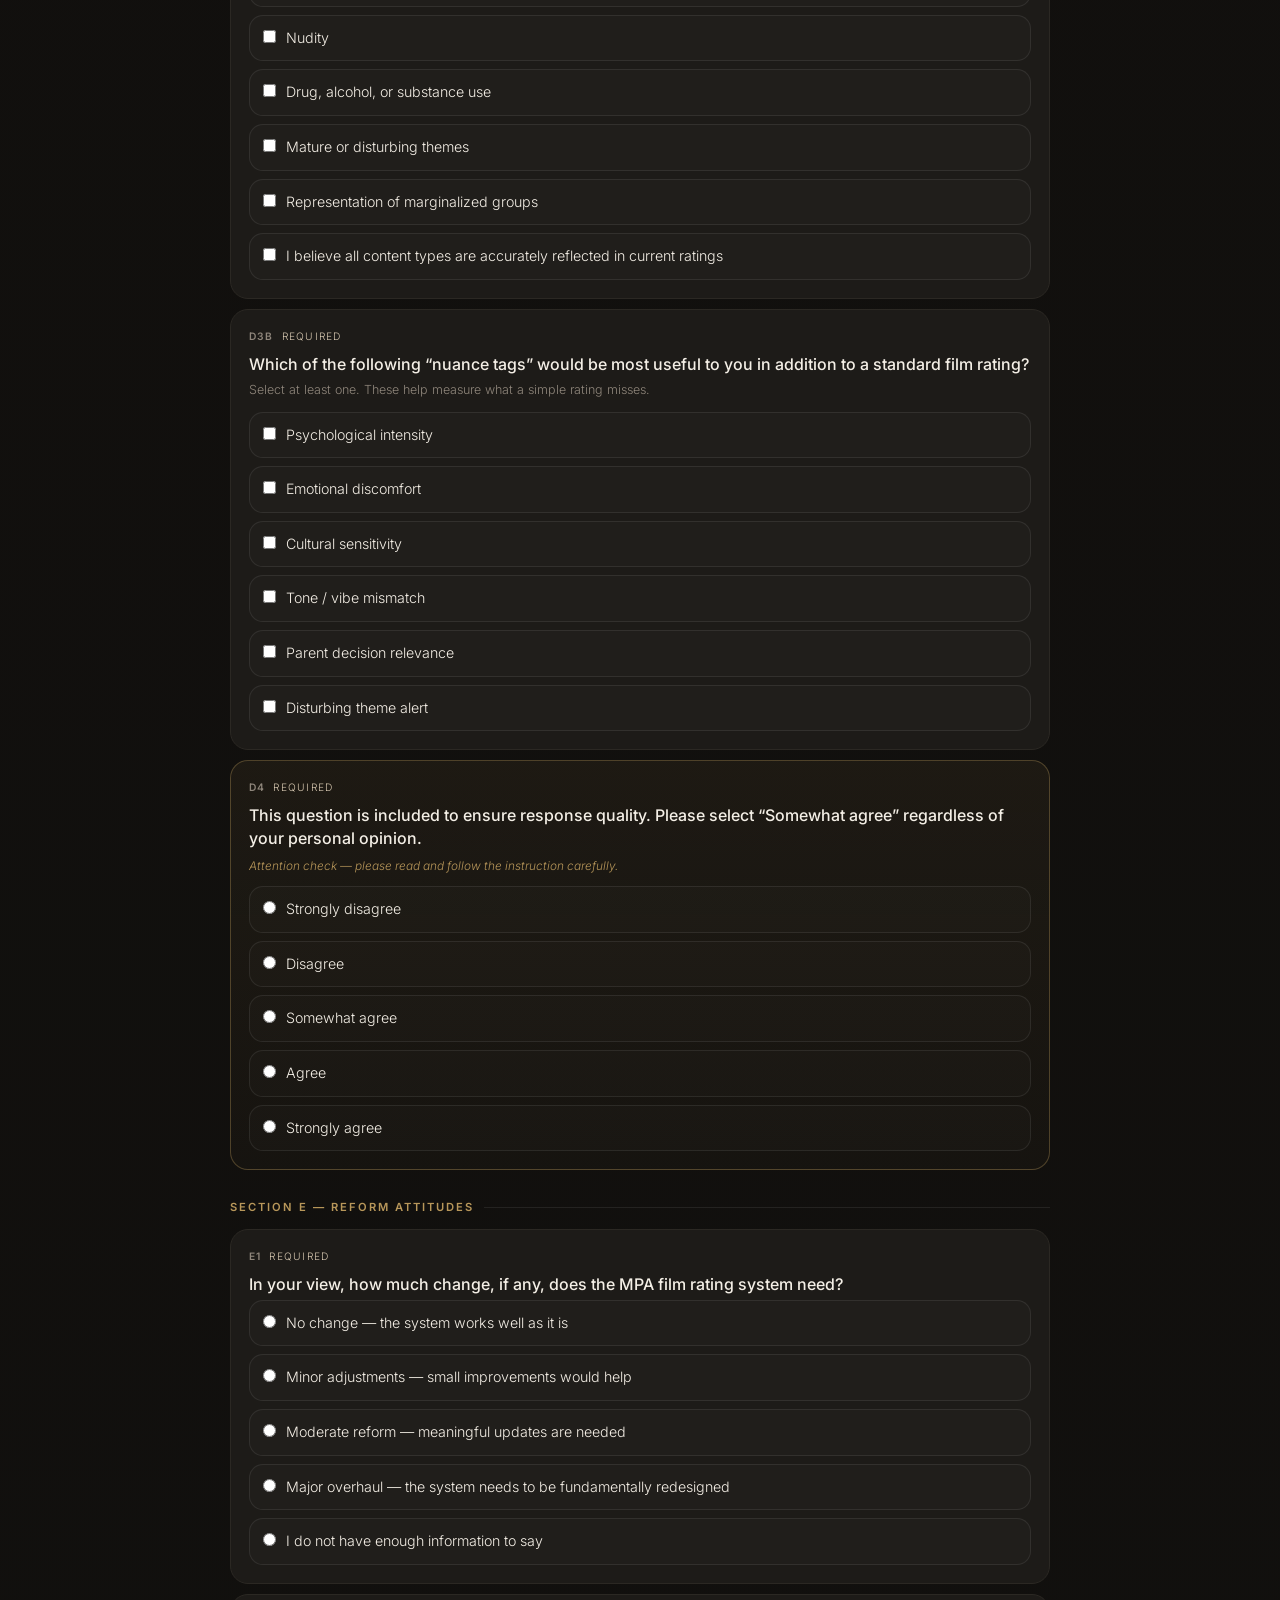
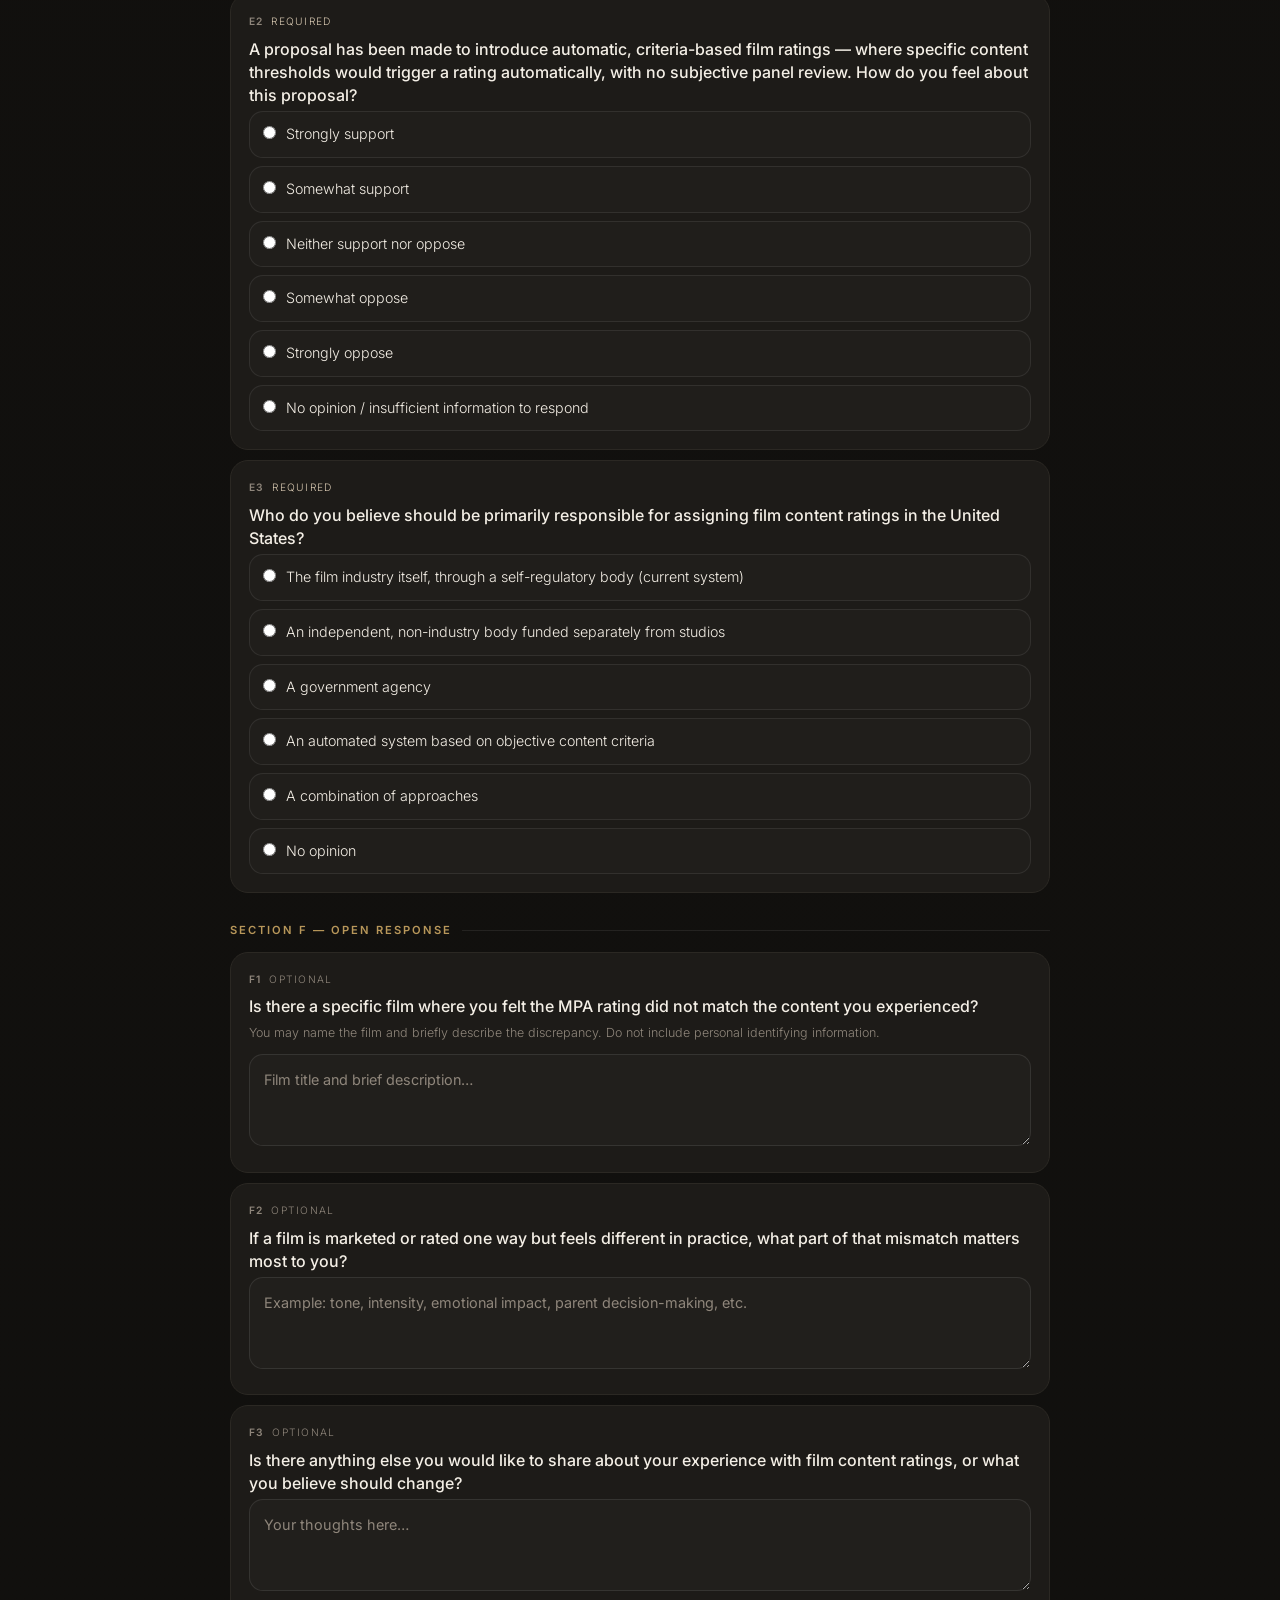
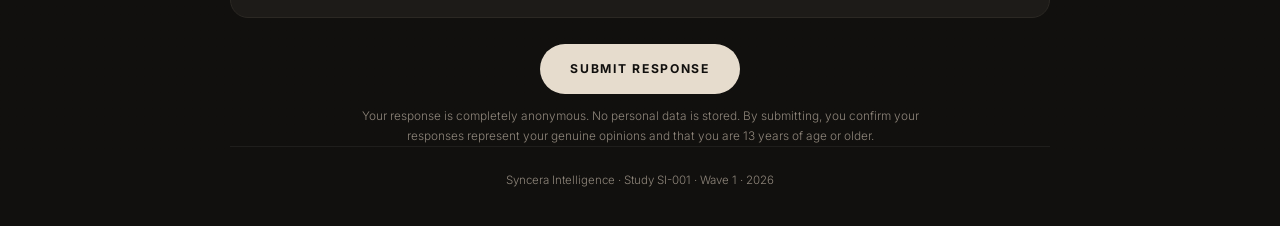
<file: survey (1).html>
<!DOCTYPE html>
<html lang="en"><head><meta charset="UTF-8"/><meta name="viewport" content="width=device-width, initial-scale=1.0"/><title>Syncera Intelligence — Content Trust Perception Study</title><link rel="preconnect" href="https://fonts.googleapis.com"><link rel="preconnect" href="https://fonts.gstatic.com" crossorigin><link href="https://fonts.googleapis.com/css2?family=Inter:wght@300;400;500;600;700&family=DM+Serif+Display:ital@0;1&display=swap" rel="stylesheet"><style>
*,*::before,*::after{box-sizing:border-box;margin:0;padding:0}:root{--bg:#11100e;--bg-2:#171614;--panel:#1d1b18;--panel-2:#23201c;--ink:#f4efe6;--mid:#b5aca1;--muted:#8f867b;--border:#2b2823;--accent:#e6dccd;--accent-2:#d4c5ae;--soft-gold:#b8975a;--soft-red:#cf8b84;--radius:18px;--max:860px;--shadow:0 24px 70px rgba(0,0,0,.28)}html{scroll-behavior:smooth}body{background:radial-gradient(circle at top right,rgba(255,255,255,.03),transparent 24%),linear-gradient(180deg,#120f0d 0%,#11100e 100%);color:var(--ink);font-family:'Inter',sans-serif;font-weight:300;font-size:.92rem;line-height:1.65;min-height:100vh}a{color:inherit;text-decoration:none}.wrap{max-width:var(--max);margin:0 auto;padding:0 20px}.topbar{position:sticky;top:0;z-index:50;backdrop-filter:blur(10px);background:rgba(17,16,14,.9);border-bottom:1px solid rgba(255,255,255,.06)}.topbar-inner{max-width:1100px;margin:0 auto;padding:16px 20px;display:flex;align-items:center;justify-content:space-between;gap:16px}.brand{display:flex;align-items:center;gap:12px}.logo-mark{width:30px;height:24px;display:grid;grid-template-columns:repeat(5,1fr);gap:3px;align-items:end}.logo-mark span{display:block;border-radius:999px;background:var(--accent)}.logo-mark span:nth-child(1){height:10px;opacity:.45}.logo-mark span:nth-child(2){height:16px;opacity:.66}.logo-mark span:nth-child(3){height:24px}.logo-mark span:nth-child(4){height:15px;opacity:.8}.logo-mark span:nth-child(5){height:19px;opacity:.58}.brand-copy strong{display:block;font-size:.84rem;font-weight:700;letter-spacing:.16em;text-transform:uppercase;line-height:1}.brand-copy small{display:block;margin-top:2px;font-size:.62rem;color:var(--muted);letter-spacing:.17em;text-transform:uppercase;line-height:1}.study-tag{font-size:.68rem;color:var(--muted);letter-spacing:.1em;text-transform:uppercase}.back-link{color:var(--mid);font-size:.76rem;letter-spacing:.12em;text-transform:uppercase}
.progress-shell{position:sticky;top:57px;z-index:40;background:linear-gradient(180deg,rgba(17,16,14,.96),rgba(17,16,14,.88));backdrop-filter:blur(10px);border-bottom:1px solid rgba(255,255,255,.05)}.progress-wrap{max-width:1100px;margin:0 auto;padding:12px 20px}.progress-info{display:flex;justify-content:space-between;gap:12px;margin-bottom:8px;font-size:.68rem;color:var(--muted);letter-spacing:.12em;text-transform:uppercase}.progress-track{height:8px;background:rgba(255,255,255,.06);border-radius:999px;overflow:hidden}.progress-fill{height:100%;width:0%;background:var(--accent);transition:width .3s ease}
.hero{padding:40px 0 18px}.hero-card{background:linear-gradient(180deg,rgba(255,255,255,.03),rgba(255,255,255,.015));border:1px solid rgba(255,255,255,.08);border-radius:28px;padding:28px;box-shadow:var(--shadow)}.eyebrow{font-size:.68rem;letter-spacing:.22em;text-transform:uppercase;color:var(--soft-gold);font-weight:600}h1{margin:12px 0 14px;font-family:"DM Serif Display",serif;font-size:clamp(2.05rem,4vw,3.4rem);font-weight:400;line-height:1.08;letter-spacing:-.03em}h1 em{color:var(--accent-2);font-style:italic}.hero p{color:var(--mid);margin-bottom:10px;max-width:65ch}.hero-grid{display:grid;grid-template-columns:1fr 1fr;gap:16px;margin-top:18px}.mini-card{background:rgba(255,255,255,.02);border:1px solid rgba(255,255,255,.08);border-radius:18px;padding:16px}.mini-card strong{display:block;color:var(--accent);font-size:.72rem;letter-spacing:.12em;text-transform:uppercase;margin-bottom:8px}.mini-card p{margin:0;font-size:.87rem;line-height:1.65}.consent{margin-top:18px;background:rgba(230,220,205,.06);border:1px solid rgba(230,220,205,.12);border-left:3px solid var(--accent-2);border-radius:14px;padding:15px 16px;color:var(--mid);font-size:.82rem;line-height:1.72}.consent strong{color:var(--ink);font-weight:600}
main{padding:18px 0 72px}.section-label{display:flex;align-items:center;gap:10px;margin:28px 0 12px;font-size:.7rem;color:var(--soft-gold);letter-spacing:.18em;text-transform:uppercase;font-weight:600}.section-label::after{content:'';flex:1;height:1px;background:rgba(255,255,255,.08)}.method-note{margin-bottom:12px;padding:12px 14px;border-left:2px solid rgba(255,255,255,.08);color:var(--muted);font-size:.78rem;line-height:1.7;font-style:italic}.q-block{background:var(--panel);border:1px solid var(--border);border-radius:var(--radius);padding:18px;margin-bottom:10px;scroll-margin-top:140px}.q-block.is-attention{background:linear-gradient(180deg,rgba(184,151,90,.08),rgba(184,151,90,.03));border-color:rgba(184,151,90,.35)}.q-block.has-error{border-color:rgba(207,139,132,.55);box-shadow:0 0 0 1px rgba(207,139,132,.15) inset}
.q-meta{display:flex;align-items:center;gap:8px;margin-bottom:8px;flex-wrap:wrap}.q-num,.q-status{font-size:.64rem;letter-spacing:.12em;text-transform:uppercase}.q-num{color:var(--muted);font-weight:600}.q-required{color:var(--accent-2)}.q-optional{color:var(--muted)}.q-text{font-size:1rem;font-weight:500;color:var(--ink);line-height:1.45;margin-bottom:4px}.q-note{font-size:.78rem;color:var(--muted);line-height:1.58;margin-bottom:12px}
.radio-stack,.check-stack{display:flex;flex-direction:column;gap:8px}.radio-item,.check-item{display:flex;align-items:flex-start;gap:10px;padding:12px 13px;border:1px solid rgba(255,255,255,.08);border-radius:14px;cursor:pointer;background:rgba(255,255,255,.015);transition:border-color .15s ease,background .15s ease}.radio-item:hover,.check-item:hover{border-color:rgba(230,220,205,.28);background:rgba(255,255,255,.028)}.radio-item.selected,.check-item.selected{border-color:rgba(230,220,205,.42);background:rgba(230,220,205,.05)}.radio-item input[type="radio"],.check-item input[type="checkbox"]{margin-top:2px;accent-color:var(--accent);flex-shrink:0}.radio-label,.check-label{font-size:.89rem;line-height:1.45;color:var(--ink)}
.likert-wrap{overflow-x:auto;border:1px solid rgba(255,255,255,.08);border-radius:14px;background:rgba(255,255,255,.01)}.likert-table{width:100%;border-collapse:collapse;min-width:610px}.likert-table th{font-size:.62rem;font-weight:600;color:var(--muted);text-align:center;padding:10px 6px;letter-spacing:.12em;border-bottom:1px solid rgba(255,255,255,.08);text-transform:uppercase;background:rgba(255,255,255,.01)}.likert-table th:first-child,.likert-table td:first-child{text-align:left;padding-left:14px}.likert-table td{text-align:center;padding:12px 6px;border-bottom:1px solid rgba(255,255,255,.06);color:var(--mid);font-size:.84rem;vertical-align:middle}.likert-table td:first-child{color:var(--ink);line-height:1.42;padding-right:14px}.likert-table tr:last-child td{border-bottom:none}.likert-table input[type="radio"]{accent-color:var(--accent);width:15px;height:15px;cursor:pointer}.likert-anchors{display:flex;justify-content:space-between;margin-top:6px;font-size:.68rem;color:var(--muted);font-style:italic}
.rating-ref{background:var(--panel-2);border:1px solid rgba(255,255,255,.08);border-radius:18px;padding:16px;margin-bottom:12px}.rating-ref-label{font-size:.64rem;color:var(--soft-gold);font-weight:600;letter-spacing:.14em;text-transform:uppercase;margin-bottom:8px}.rating-ref p{color:var(--mid);font-size:.82rem;line-height:1.65;margin-bottom:10px}.rating-grid{display:grid;grid-template-columns:repeat(auto-fit,minmax(126px,1fr));gap:8px}.rating-pill{background:rgba(255,255,255,.02);border:1px solid rgba(255,255,255,.07);border-radius:14px;padding:11px 12px;color:var(--mid);font-size:.76rem;line-height:1.45}.rating-pill strong{display:block;margin-bottom:4px;color:var(--accent);font-size:.82rem;font-weight:700;letter-spacing:.04em}
textarea,input[type="text"]{width:100%;border:1px solid rgba(255,255,255,.09);border-radius:14px;background:rgba(255,255,255,.02);padding:13px 14px;font-family:'Inter',sans-serif;font-size:.9rem;color:var(--ink);outline:none;transition:border-color .15s ease,background .15s ease;line-height:1.6}textarea{min-height:92px;resize:vertical}textarea:focus,input[type="text"]:focus{border-color:rgba(230,220,205,.28);background:rgba(255,255,255,.03)}textarea::placeholder,input[type="text"]::placeholder{color:var(--muted)}
.disqualify-msg{display:none;background:rgba(207,139,132,.08);border:1px solid rgba(207,139,132,.22);border-radius:12px;padding:12px 13px;margin-top:10px;font-size:.82rem;color:var(--soft-red);line-height:1.55}.attn-note{margin-top:6px;font-size:.74rem;color:var(--soft-gold);font-style:italic}.error-msg{display:none;margin-top:8px;font-size:.75rem;color:var(--soft-red)}.q-block.has-error .error-msg{display:block}
.submit-area{margin-top:26px;display:flex;flex-direction:column;gap:12px;align-items:center}.submit-btn{border:none;background:var(--accent);color:#11100e;min-height:50px;padding:0 30px;border-radius:999px;font-family:'Inter',sans-serif;font-size:.76rem;font-weight:700;letter-spacing:.14em;text-transform:uppercase;cursor:pointer;transition:transform .15s ease,opacity .15s ease}.submit-btn:hover{transform:translateY(-1px)}.submit-btn:disabled{opacity:.6;cursor:not-allowed;transform:none}.submit-note{max-width:560px;text-align:center;font-size:.74rem;color:var(--muted);line-height:1.72}.footer{border-top:1px solid rgba(255,255,255,.06);padding:24px 0 36px;color:var(--muted);font-size:.72rem;text-align:center}
.modal-overlay{position:fixed;inset:0;background:rgba(0,0,0,.62);display:none;align-items:center;justify-content:center;padding:20px;z-index:100}.modal-overlay.show{display:flex}.modal{width:min(560px,100%);background:#181614;border:1px solid rgba(255,255,255,.10);border-radius:24px;padding:30px;box-shadow:0 30px 90px rgba(0,0,0,.45);text-align:center}.modal-mark{width:56px;height:56px;margin:0 auto 16px;display:grid;place-items:center;border-radius:999px;border:1px solid rgba(255,255,255,.12);color:var(--accent);font-size:1.1rem}.modal h2{margin:0 0 10px;font-family:"DM Serif Display",serif;font-size:2rem;font-weight:400;letter-spacing:-.02em;line-height:1.08}.modal p{color:var(--mid);margin-bottom:18px;line-height:1.7}.modal-actions{display:flex;justify-content:center;gap:10px;flex-wrap:wrap}.modal-btn{min-height:46px;padding:0 18px;border-radius:999px;font-size:.74rem;font-weight:700;letter-spacing:.12em;text-transform:uppercase;cursor:pointer}.modal-btn.primary{border:none;background:var(--accent);color:#11100e}.modal-btn.secondary{border:1px solid rgba(255,255,255,.12);background:transparent;color:var(--ink)}
@media (max-width:760px){.hero-grid{grid-template-columns:1fr}.progress-info{font-size:.62rem}}@media (max-width:580px){.topbar-inner,.progress-wrap,.wrap{padding-left:16px;padding-right:16px}.study-tag{display:none}.hero-card,.q-block,.rating-ref,.modal{padding:16px}.submit-btn{width:100%}.modal-actions{flex-direction:column}.modal-btn{width:100%}}
</style></head>
<body>
<div class="topbar"><div class="topbar-inner"><div class="brand"><div class="logo-mark" aria-hidden="true"><span></span><span></span><span></span><span></span><span></span></div><div class="brand-copy"><strong>Syncera</strong><small>Intelligence</small></div></div><div class="study-tag">Study SI-001 · Wave 1 · 2026</div><a class="back-link" href="index.html">Back to site</a></div></div>
<div class="progress-shell"><div class="progress-wrap"><div class="progress-info"><span id="progressLabel">Not started</span><span id="progressPct">0% complete</span></div><div class="progress-track"><div class="progress-fill" id="progressFill"></div></div></div></div>
<div class="wrap hero"><div class="hero-card"><div class="eyebrow">Independent Research · April 2026</div><h1>Content trust <em>perception</em> study</h1><p>This study measures whether official U.S. film ratings match what real audiences say they actually experience — including intensity, tone, and mismatch between label and reality.</p><p>You may also share the most recent film you watched so Syncera can begin building a title-level live pulse over time.</p><div class="hero-grid"><div class="mini-card"><strong>What to expect</strong><p>Approximately 6–8 minutes. No right or wrong answers. Please respond based on your genuine experience.</p></div><div class="mini-card"><strong>What makes this different</strong><p>This study is about accuracy, not popularity. It captures whether a film matched expectations — not whether you liked it.</p></div></div><div class="consent"><strong>Informed Consent —</strong> Participation is voluntary and anonymous. No personally identifying information is collected. Responses may be used in aggregated, anonymized form for research, publications, title-level pulse summaries, and policy or business discussion by Syncera Intelligence. By proceeding, you confirm you are 13 years of age or older.</div></div></div>
<main class="wrap">
<form id="surveyForm" action="https://formspree.io/f/xkokvwvv" method="POST" novalidate>
<input type="hidden" name="_subject" value="Syncera Intelligence — SI-001 submission"><input type="hidden" name="study_id" value="SI-001"><input type="hidden" name="wave" value="1"><input type="hidden" name="attention_check_passed" id="attentionCheckField" value=""><input type="hidden" name="submission_timestamp" id="timestampField" value="">
<div class="section-label">Screener</div>
<div class="q-block" id="q-s1"><div class="q-meta"><span class="q-num">Screener</span><span class="q-status q-required">Required</span></div><div class="q-text">Have you watched at least one film in the past 12 months — in a theater, at home, or on a streaming platform?</div><div class="q-note">This establishes basic eligibility for the study.</div><div class="radio-stack"><label class="radio-item"><input type="radio" name="screener" value="yes"> <span class="radio-label">Yes</span></label><label class="radio-item"><input type="radio" name="screener" value="no"> <span class="radio-label">No</span></label></div><div class="disqualify-msg" id="disqualify-msg">Thank you for your time. This study is designed for people who have recently watched films, so you would not qualify for this survey.</div><div class="error-msg">Please select an answer to continue.</div></div>

<div class="section-label">Section A — Background</div><div class="method-note">Demographic questions appear first to capture baseline characteristics before later survey content can influence responses. All demographic fields are optional — “Prefer not to say” is always available.</div>
<div class="q-block" id="q-a1"><div class="q-meta"><span class="q-num">A1</span><span class="q-status q-optional">Optional</span></div><div class="q-text">What is your age range?</div><div class="radio-stack"><label class="radio-item"><input type="radio" name="age" value="under18"> <span class="radio-label">Under 18</span></label><label class="radio-item"><input type="radio" name="age" value="18-24"> <span class="radio-label">18–24</span></label><label class="radio-item"><input type="radio" name="age" value="25-34"> <span class="radio-label">25–34</span></label><label class="radio-item"><input type="radio" name="age" value="35-44"> <span class="radio-label">35–44</span></label><label class="radio-item"><input type="radio" name="age" value="45-54"> <span class="radio-label">45–54</span></label><label class="radio-item"><input type="radio" name="age" value="55-64"> <span class="radio-label">55–64</span></label><label class="radio-item"><input type="radio" name="age" value="65plus"> <span class="radio-label">65 or older</span></label><label class="radio-item"><input type="radio" name="age" value="prefer_not_to_say"> <span class="radio-label">Prefer not to say</span></label></div></div>
<div class="q-block" id="q-a2"><div class="q-meta"><span class="q-num">A2</span><span class="q-status q-optional">Optional</span></div><div class="q-text">What is your gender?</div><div class="radio-stack"><label class="radio-item"><input type="radio" name="gender" value="woman"> <span class="radio-label">Woman</span></label><label class="radio-item"><input type="radio" name="gender" value="man"> <span class="radio-label">Man</span></label><label class="radio-item"><input type="radio" name="gender" value="nonbinary"> <span class="radio-label">Non-binary / gender non-conforming</span></label><label class="radio-item"><input type="radio" name="gender" value="self_describe"> <span class="radio-label">Prefer to self-describe</span></label><label class="radio-item"><input type="radio" name="gender" value="prefer_not_to_say"> <span class="radio-label">Prefer not to say</span></label></div></div>
<div class="q-block" id="q-a3"><div class="q-meta"><span class="q-num">A3</span><span class="q-status q-optional">Optional</span></div><div class="q-text">Which of the following best describes your racial or ethnic background?</div><div class="q-note">Select all that apply.</div><div class="check-stack"><label class="check-item"><input type="checkbox" name="ethnicity" value="asian"> <span class="check-label">Asian or Asian American</span></label><label class="check-item"><input type="checkbox" name="ethnicity" value="black"> <span class="check-label">Black or African American</span></label><label class="check-item"><input type="checkbox" name="ethnicity" value="hispanic"> <span class="check-label">Hispanic or Latino/a/x</span></label><label class="check-item"><input type="checkbox" name="ethnicity" value="indigenous"> <span class="check-label">Indigenous or Native American</span></label><label class="check-item"><input type="checkbox" name="ethnicity" value="middle_eastern_north_african"> <span class="check-label">Middle Eastern or North African</span></label><label class="check-item"><input type="checkbox" name="ethnicity" value="white"> <span class="check-label">White or European American</span></label><label class="check-item"><input type="checkbox" name="ethnicity" value="multiracial"> <span class="check-label">Multiracial or mixed heritage</span></label><label class="check-item"><input type="checkbox" name="ethnicity" value="other"> <span class="check-label">Another background not listed</span></label><label class="check-item"><input type="checkbox" name="ethnicity" value="prefer_not_to_say"> <span class="check-label">Prefer not to say</span></label></div></div>
<div class="q-block" id="q-a4"><div class="q-meta"><span class="q-num">A4</span><span class="q-status q-optional">Optional</span></div><div class="q-text">Do you have children or regularly make viewing decisions for anyone under 18?</div><div class="radio-stack"><label class="radio-item"><input type="radio" name="parent" value="yes_under13"> <span class="radio-label">Yes — I make decisions for children under 13</span></label><label class="radio-item"><input type="radio" name="parent" value="yes_13_17"> <span class="radio-label">Yes — I make decisions for teens aged 13–17</span></label><label class="radio-item"><input type="radio" name="parent" value="yes_both"> <span class="radio-label">Yes — both age groups</span></label><label class="radio-item"><input type="radio" name="parent" value="no"> <span class="radio-label">No — I do not make viewing decisions for minors</span></label><label class="radio-item"><input type="radio" name="parent" value="prefer_not_to_say"> <span class="radio-label">Prefer not to say</span></label></div></div>

<div class="section-label">Section B — Viewing Habits</div>
<div class="q-block" id="q-b0"><div class="q-meta"><span class="q-num">B0</span><span class="q-status q-optional">Optional</span></div><div class="q-text">What is the most recent film you watched?</div><div class="q-note">Optional, but very helpful. This lets Syncera begin building title-level “live pulse” insight over time.</div><input type="text" name="recent_title" placeholder="Example: Inside Out 2"></div>
<div class="q-block" id="q-b1"><div class="q-meta"><span class="q-num">B1</span><span class="q-status q-required">Required</span></div><div class="q-text">How often do you watch films?</div><div class="radio-stack"><label class="radio-item"><input type="radio" name="watch_freq" value="daily"> <span class="radio-label">Daily or near-daily</span></label><label class="radio-item"><input type="radio" name="watch_freq" value="weekly"> <span class="radio-label">Several times a week</span></label><label class="radio-item"><input type="radio" name="watch_freq" value="monthly"> <span class="radio-label">A few times a month</span></label><label class="radio-item"><input type="radio" name="watch_freq" value="occasionally"> <span class="radio-label">Occasionally — a few times a year</span></label></div><div class="error-msg">Please select an answer.</div></div>
<div class="q-block" id="q-b2"><div class="q-meta"><span class="q-num">B2</span><span class="q-status q-required">Required</span></div><div class="q-text">How often do you check a film’s rating before deciding to watch it or allow someone else to watch it?</div><div class="radio-stack"><label class="radio-item"><input type="radio" name="check_freq" value="always"> <span class="radio-label">Always</span></label><label class="radio-item"><input type="radio" name="check_freq" value="usually"> <span class="radio-label">Usually</span></label><label class="radio-item"><input type="radio" name="check_freq" value="sometimes"> <span class="radio-label">Sometimes</span></label><label class="radio-item"><input type="radio" name="check_freq" value="rarely"> <span class="radio-label">Rarely</span></label><label class="radio-item"><input type="radio" name="check_freq" value="never"> <span class="radio-label">Never</span></label></div><div class="error-msg">Please select an answer.</div></div>

<div class="section-label">Section C — Rating System Knowledge</div>
<div class="rating-ref"><div class="rating-ref-label">Reference Information — Please read before continuing</div><p>The following categories are used by the Motion Picture Association (MPA) to classify U.S. films. Definitions below are adapted from official MPA rating descriptions.</p><div class="rating-grid"><div class="rating-pill"><strong>G</strong>General audiences. No content likely to offend most parents.</div><div class="rating-pill"><strong>PG</strong>Parental guidance suggested. Some material may not suit young children.</div><div class="rating-pill"><strong>PG-13</strong>Parents strongly cautioned. Some material may be inappropriate for under-13s.</div><div class="rating-pill"><strong>R</strong>Restricted. Under 17 requires accompanying parent or adult guardian.</div><div class="rating-pill"><strong>NC-17</strong>Adults only. No one 17 and under admitted.</div></div></div>
<div class="q-block" id="q-c1"><div class="q-meta"><span class="q-num">C1</span><span class="q-status q-required">Required</span></div><div class="q-text">Before reading the reference above, how familiar were you with how MPA film ratings are assigned?</div><div class="q-note">Please answer based on what you knew before reading the reference box.</div><div class="radio-stack"><label class="radio-item"><input type="radio" name="prior_knowledge" value="very"> <span class="radio-label">Very familiar — I understood the criteria and process in detail</span></label><label class="radio-item"><input type="radio" name="prior_knowledge" value="somewhat"> <span class="radio-label">Somewhat familiar — I knew the ratings existed but not the specifics</span></label><label class="radio-item"><input type="radio" name="prior_knowledge" value="little"> <span class="radio-label">A little familiar — I recognized the ratings but did not know how they were assigned</span></label><label class="radio-item"><input type="radio" name="prior_knowledge" value="not_at_all"> <span class="radio-label">Not at all familiar</span></label></div><div class="error-msg">Please select an answer.</div></div>
<div class="q-block" id="q-c2"><div class="q-meta"><span class="q-num">C2</span><span class="q-status q-required">Required</span></div><div class="q-text">How would you describe your overall level of trust in the MPA film rating system?</div><div class="q-note">1 = No trust at all · 5 = Complete trust</div><div class="likert-wrap"><table class="likert-table"><thead><tr><th style="width:40%"></th><th>1</th><th>2</th><th>3</th><th>4</th><th>5</th><th style="width:90px">No opinion</th></tr></thead><tbody><tr><td>Trust in the MPA rating system</td><td><input type="radio" name="trust" value="1"></td><td><input type="radio" name="trust" value="2"></td><td><input type="radio" name="trust" value="3"></td><td><input type="radio" name="trust" value="4"></td><td><input type="radio" name="trust" value="5"></td><td><input type="radio" name="trust" value="no_opinion"></td></tr></tbody></table></div><div class="likert-anchors"><span>No trust</span><span>Complete trust</span></div><div class="error-msg">Please select a response.</div></div>

<div class="section-label">Section D — Rating Perception</div>
<div class="q-block" id="q-d1"><div class="q-meta"><span class="q-num">D1</span><span class="q-status q-required">Required</span></div><div class="q-text">In your personal experience, how often does a film’s actual content match what you expected based on its MPA rating?</div><div class="radio-stack"><label class="radio-item"><input type="radio" name="match_freq" value="almost_always"> <span class="radio-label">Almost always — the rating accurately reflects the content I encountered</span></label><label class="radio-item"><input type="radio" name="match_freq" value="usually"> <span class="radio-label">Usually — occasional surprises, but mostly accurate</span></label><label class="radio-item"><input type="radio" name="match_freq" value="sometimes"> <span class="radio-label">Sometimes — I am frequently surprised by content not reflected in the rating</span></label><label class="radio-item"><input type="radio" name="match_freq" value="rarely"> <span class="radio-label">Rarely — the rating often does not reflect what I actually see</span></label><label class="radio-item"><input type="radio" name="match_freq" value="no_opinion"> <span class="radio-label">I have not paid close attention to this</span></label></div><div class="error-msg">Please select an answer.</div></div>
<div class="q-block" id="q-d1b"><div class="q-meta"><span class="q-num">D1b</span><span class="q-status q-required">Required</span></div><div class="q-text">How often does the overall “vibe” or tone of a film match what its marketing and rating led you to expect?</div><div class="q-note">Think about whether something felt lighter, darker, more intense, or more uncomfortable than you expected.</div><div class="radio-stack"><label class="radio-item"><input type="radio" name="vibe_match" value="almost_always"> <span class="radio-label">Almost always</span></label><label class="radio-item"><input type="radio" name="vibe_match" value="usually"> <span class="radio-label">Usually</span></label><label class="radio-item"><input type="radio" name="vibe_match" value="sometimes"> <span class="radio-label">Sometimes</span></label><label class="radio-item"><input type="radio" name="vibe_match" value="rarely"> <span class="radio-label">Rarely</span></label><label class="radio-item"><input type="radio" name="vibe_match" value="no_opinion"> <span class="radio-label">I do not pay attention to this</span></label></div><div class="error-msg">Please select an answer.</div></div>
<div class="q-block" id="q-d2"><div class="q-meta"><span class="q-num">D2</span><span class="q-status q-required">Required</span></div><div class="q-text">Please rate your agreement with each of the following statements.</div><div class="q-note">1 = Strongly disagree · 5 = Strongly agree · Select “No opinion” if you are unsure.</div><div class="likert-wrap"><table class="likert-table"><thead><tr><th style="width:44%">Statement</th><th>1</th><th>2</th><th>3</th><th>4</th><th>5</th><th style="width:90px">No opinion</th></tr></thead><tbody><tr><td>The current rating categories are sufficient to describe a film’s content</td><td><input type="radio" name="stmt1" value="1"></td><td><input type="radio" name="stmt1" value="2"></td><td><input type="radio" name="stmt1" value="3"></td><td><input type="radio" name="stmt1" value="4"></td><td><input type="radio" name="stmt1" value="5"></td><td><input type="radio" name="stmt1" value="no_opinion"></td></tr><tr><td>The MPA applies consistent standards across different types of films</td><td><input type="radio" name="stmt2" value="1"></td><td><input type="radio" name="stmt2" value="2"></td><td><input type="radio" name="stmt2" value="3"></td><td><input type="radio" name="stmt2" value="4"></td><td><input type="radio" name="stmt2" value="5"></td><td><input type="radio" name="stmt2" value="no_opinion"></td></tr><tr><td>Film ratings adequately reflect the needs of diverse audiences</td><td><input type="radio" name="stmt3" value="1"></td><td><input type="radio" name="stmt3" value="2"></td><td><input type="radio" name="stmt3" value="3"></td><td><input type="radio" name="stmt3" value="4"></td><td><input type="radio" name="stmt3" value="5"></td><td><input type="radio" name="stmt3" value="no_opinion"></td></tr><tr><td>A more detailed content description would be more useful than a single letter rating</td><td><input type="radio" name="stmt4" value="1"></td><td><input type="radio" name="stmt4" value="2"></td><td><input type="radio" name="stmt4" value="3"></td><td><input type="radio" name="stmt4" value="4"></td><td><input type="radio" name="stmt4" value="5"></td><td><input type="radio" name="stmt4" value="no_opinion"></td></tr></tbody></table></div><div class="likert-anchors"><span>Strongly disagree</span><span>Strongly agree</span></div><div class="error-msg">Please respond to all statements.</div></div>
<div class="q-block" id="q-d3"><div class="q-meta"><span class="q-num">D3</span><span class="q-status q-required">Required</span></div><div class="q-text">Which content types, if any, do you feel are not accurately reflected in current MPA ratings?</div><div class="q-note">Select all that apply.</div><div class="check-stack"><label class="check-item"><input type="checkbox" name="inaccurate" value="violence"> <span class="check-label">Depictions of violence or physical harm</span></label><label class="check-item"><input type="checkbox" name="inaccurate" value="language"> <span class="check-label">Profanity and strong language</span></label><label class="check-item"><input type="checkbox" name="inaccurate" value="sexual"> <span class="check-label">Sexual content or suggestive material</span></label><label class="check-item"><input type="checkbox" name="inaccurate" value="nudity"> <span class="check-label">Nudity</span></label><label class="check-item"><input type="checkbox" name="inaccurate" value="substance"> <span class="check-label">Drug, alcohol, or substance use</span></label><label class="check-item"><input type="checkbox" name="inaccurate" value="theme"> <span class="check-label">Mature or disturbing themes</span></label><label class="check-item"><input type="checkbox" name="inaccurate" value="representation"> <span class="check-label">Representation of marginalized groups</span></label><label class="check-item"><input type="checkbox" name="inaccurate" value="none"> <span class="check-label">I believe all content types are accurately reflected in current ratings</span></label></div><div class="error-msg">Please select at least one option.</div></div>
<div class="q-block" id="q-d3b"><div class="q-meta"><span class="q-num">D3b</span><span class="q-status q-required">Required</span></div><div class="q-text">Which of the following “nuance tags” would be most useful to you in addition to a standard film rating?</div><div class="q-note">Select at least one. These help measure what a simple rating misses.</div><div class="check-stack"><label class="check-item"><input type="checkbox" name="nuance_tags" value="psychological_intensity"> <span class="check-label">Psychological intensity</span></label><label class="check-item"><input type="checkbox" name="nuance_tags" value="emotional_discomfort"> <span class="check-label">Emotional discomfort</span></label><label class="check-item"><input type="checkbox" name="nuance_tags" value="cultural_sensitivity"> <span class="check-label">Cultural sensitivity</span></label><label class="check-item"><input type="checkbox" name="nuance_tags" value="tone_mismatch"> <span class="check-label">Tone / vibe mismatch</span></label><label class="check-item"><input type="checkbox" name="nuance_tags" value="parent_relevance"> <span class="check-label">Parent decision relevance</span></label><label class="check-item"><input type="checkbox" name="nuance_tags" value="disturbing_theme_alert"> <span class="check-label">Disturbing theme alert</span></label></div><div class="error-msg">Please select at least one option.</div></div>
<div class="q-block is-attention" id="q-attn"><div class="q-meta"><span class="q-num">D4</span><span class="q-status q-required">Required</span></div><div class="q-text">This question is included to ensure response quality. Please select “Somewhat agree” regardless of your personal opinion.</div><div class="attn-note">Attention check — please read and follow the instruction carefully.</div><div class="radio-stack" style="margin-top:10px;"><label class="radio-item"><input type="radio" name="attention" value="strongly_disagree"> <span class="radio-label">Strongly disagree</span></label><label class="radio-item"><input type="radio" name="attention" value="disagree"> <span class="radio-label">Disagree</span></label><label class="radio-item"><input type="radio" name="attention" value="somewhat_agree"> <span class="radio-label">Somewhat agree</span></label><label class="radio-item"><input type="radio" name="attention" value="agree"> <span class="radio-label">Agree</span></label><label class="radio-item"><input type="radio" name="attention" value="strongly_agree"> <span class="radio-label">Strongly agree</span></label></div><div class="error-msg">Please select an answer.</div></div>

<div class="section-label">Section E — Reform Attitudes</div>
<div class="q-block" id="q-e1"><div class="q-meta"><span class="q-num">E1</span><span class="q-status q-required">Required</span></div><div class="q-text">In your view, how much change, if any, does the MPA film rating system need?</div><div class="radio-stack"><label class="radio-item"><input type="radio" name="reform_level" value="no_change"> <span class="radio-label">No change — the system works well as it is</span></label><label class="radio-item"><input type="radio" name="reform_level" value="minor"> <span class="radio-label">Minor adjustments — small improvements would help</span></label><label class="radio-item"><input type="radio" name="reform_level" value="moderate"> <span class="radio-label">Moderate reform — meaningful updates are needed</span></label><label class="radio-item"><input type="radio" name="reform_level" value="major"> <span class="radio-label">Major overhaul — the system needs to be fundamentally redesigned</span></label><label class="radio-item"><input type="radio" name="reform_level" value="no_opinion"> <span class="radio-label">I do not have enough information to say</span></label></div><div class="error-msg">Please select an answer.</div></div>
<div class="q-block" id="q-e2"><div class="q-meta"><span class="q-num">E2</span><span class="q-status q-required">Required</span></div><div class="q-text">A proposal has been made to introduce automatic, criteria-based film ratings — where specific content thresholds would trigger a rating automatically, with no subjective panel review. How do you feel about this proposal?</div><div class="radio-stack"><label class="radio-item"><input type="radio" name="auto_rating" value="strongly_support"> <span class="radio-label">Strongly support</span></label><label class="radio-item"><input type="radio" name="auto_rating" value="somewhat_support"> <span class="radio-label">Somewhat support</span></label><label class="radio-item"><input type="radio" name="auto_rating" value="neutral"> <span class="radio-label">Neither support nor oppose</span></label><label class="radio-item"><input type="radio" name="auto_rating" value="somewhat_oppose"> <span class="radio-label">Somewhat oppose</span></label><label class="radio-item"><input type="radio" name="auto_rating" value="strongly_oppose"> <span class="radio-label">Strongly oppose</span></label><label class="radio-item"><input type="radio" name="auto_rating" value="no_opinion"> <span class="radio-label">No opinion / insufficient information to respond</span></label></div><div class="error-msg">Please select an answer.</div></div>
<div class="q-block" id="q-e3"><div class="q-meta"><span class="q-num">E3</span><span class="q-status q-required">Required</span></div><div class="q-text">Who do you believe should be primarily responsible for assigning film content ratings in the United States?</div><div class="radio-stack"><label class="radio-item"><input type="radio" name="who_rates" value="industry"> <span class="radio-label">The film industry itself, through a self-regulatory body (current system)</span></label><label class="radio-item"><input type="radio" name="who_rates" value="independent"> <span class="radio-label">An independent, non-industry body funded separately from studios</span></label><label class="radio-item"><input type="radio" name="who_rates" value="government"> <span class="radio-label">A government agency</span></label><label class="radio-item"><input type="radio" name="who_rates" value="algorithmic"> <span class="radio-label">An automated system based on objective content criteria</span></label><label class="radio-item"><input type="radio" name="who_rates" value="combination"> <span class="radio-label">A combination of approaches</span></label><label class="radio-item"><input type="radio" name="who_rates" value="no_opinion"> <span class="radio-label">No opinion</span></label></div><div class="error-msg">Please select an answer.</div></div>

<div class="section-label">Section F — Open Response</div>
<div class="q-block" id="q-f1"><div class="q-meta"><span class="q-num">F1</span><span class="q-status q-optional">Optional</span></div><div class="q-text">Is there a specific film where you felt the MPA rating did not match the content you experienced?</div><div class="q-note">You may name the film and briefly describe the discrepancy. Do not include personal identifying information.</div><textarea name="film_example" placeholder="Film title and brief description…"></textarea></div>
<div class="q-block" id="q-f2"><div class="q-meta"><span class="q-num">F2</span><span class="q-status q-optional">Optional</span></div><div class="q-text">If a film is marketed or rated one way but feels different in practice, what part of that mismatch matters most to you?</div><textarea name="mismatch_explainer" placeholder="Example: tone, intensity, emotional impact, parent decision-making, etc."></textarea></div>
<div class="q-block" id="q-f3"><div class="q-meta"><span class="q-num">F3</span><span class="q-status q-optional">Optional</span></div><div class="q-text">Is there anything else you would like to share about your experience with film content ratings, or what you believe should change?</div><textarea name="open_feedback" placeholder="Your thoughts here…"></textarea></div>
<div class="submit-area"><button type="submit" class="submit-btn" id="submitBtn">Submit response</button><div class="submit-note">Your response is completely anonymous. No personal data is stored. By submitting, you confirm your responses represent your genuine opinions and that you are 13 years of age or older.</div></div>
</form><div class="footer">Syncera Intelligence · Study SI-001 · Wave 1 · 2026</div></main>
<div class="modal-overlay" id="thankYouModal" aria-hidden="true"><div class="modal" role="dialog" aria-modal="true" aria-labelledby="thankYouTitle"><div class="modal-mark">✓</div><h2 id="thankYouTitle">Response recorded.</h2><p>Thank you for contributing to this study. Your anonymous response will be included in the Syncera Intelligence Film Rating Perception Dataset and may contribute to future research, title-level pulse summaries, and policy advocacy.</p><div class="modal-actions"><button class="modal-btn primary" type="button" id="closeModalBtn">Close</button><button class="modal-btn secondary" type="button" onclick="window.location.href='index.html'">Back to site</button></div></div></div>
<script>
const REQUIRED=['screener','watch_freq','check_freq','prior_knowledge','trust','match_freq','vibe_match','stmt1','stmt2','stmt3','stmt4','attention','reform_level','auto_rating','who_rates'];let attentionFailed=false;
const form=document.getElementById('surveyForm'),submitBtn=document.getElementById('submitBtn'),progressFill=document.getElementById('progressFill'),progressPct=document.getElementById('progressPct'),progressLabel=document.getElementById('progressLabel'),disqualifyMsg=document.getElementById('disqualify-msg'),thankYouModal=document.getElementById('thankYouModal'),closeModalBtn=document.getElementById('closeModalBtn'),attentionCheckField=document.getElementById('attentionCheckField'),timestampField=document.getElementById('timestampField');
function updateProgress(){const answered=REQUIRED.filter(name=>form.querySelector(`input[name="${name}"]:checked`)).length;const pct=Math.round((answered/REQUIRED.length)*100);progressFill.style.width=pct+'%';progressPct.textContent=pct+'% complete';progressLabel.textContent=pct===0?'Not started':pct===100?'Ready to submit':'In progress'}
function clearError(block){if(block)block.classList.remove('has-error')}
function setSelectedState(name){document.querySelectorAll(`input[name="${name}"]`).forEach(input=>{const label=input.closest('label');if(label)label.classList.toggle('selected',input.checked)})}
document.querySelectorAll('input[type="radio"]').forEach(radio=>{radio.addEventListener('change',()=>{const name=radio.name;setSelectedState(name);clearError(radio.closest('.q-block'));if(name==='screener'){const disqualified=radio.value==='no';disqualifyMsg.style.display=disqualified?'block':'none';submitBtn.disabled=disqualified}updateProgress()})});
document.querySelectorAll('input[type="checkbox"]').forEach(box=>{box.addEventListener('change',()=>{const label=box.closest('label');if(label)label.classList.toggle('selected',box.checked);clearError(box.closest('.q-block'))})});
function validate(){let valid=true;let firstErrorBlock=null;REQUIRED.forEach(name=>{const selected=form.querySelector(`input[name="${name}"]:checked`);const firstInput=form.querySelector(`input[name="${name}"]`);const block=firstInput?firstInput.closest('.q-block'):null;if(!selected){valid=false;if(block){block.classList.add('has-error');if(!firstErrorBlock)firstErrorBlock=block}}else{clearError(block)}});const inaccurateChecked=document.querySelectorAll('input[name="inaccurate"]:checked');const inaccurateBlock=document.getElementById('q-d3');if(inaccurateChecked.length===0){valid=false;inaccurateBlock.classList.add('has-error');if(!firstErrorBlock)firstErrorBlock=inaccurateBlock}else{inaccurateBlock.classList.remove('has-error')}const nuanceChecked=document.querySelectorAll('input[name="nuance_tags"]:checked');const nuanceBlock=document.getElementById('q-d3b');if(nuanceChecked.length===0){valid=false;nuanceBlock.classList.add('has-error');if(!firstErrorBlock)firstErrorBlock=nuanceBlock}else{nuanceBlock.classList.remove('has-error')}return{valid,firstErrorBlock}}
function openModal(){thankYouModal.classList.add('show');thankYouModal.setAttribute('aria-hidden','false');closeModalBtn.focus()}function closeModal(){thankYouModal.classList.remove('show');thankYouModal.setAttribute('aria-hidden','true')}
closeModalBtn.addEventListener('click',closeModal);thankYouModal.addEventListener('click',(e)=>{if(e.target===thankYouModal)closeModal()});
form.addEventListener('submit',async(e)=>{e.preventDefault();const screenerValue=form.querySelector('input[name="screener"]:checked')?.value;if(screenerValue==='no'){disqualifyMsg.style.display='block';document.getElementById('q-s1').scrollIntoView({behavior:'smooth',block:'center'});return}const{valid,firstErrorBlock}=validate();if(!valid){if(firstErrorBlock)firstErrorBlock.scrollIntoView({behavior:'smooth',block:'center'});return}const attentionValue=form.querySelector('input[name="attention"]:checked')?.value;attentionFailed=attentionValue!=='somewhat_agree';attentionCheckField.value=String(!attentionFailed);timestampField.value=new Date().toISOString();submitBtn.disabled=true;submitBtn.textContent='Submitting...';try{const response=await fetch(form.action,{method:form.method,body:new FormData(form),headers:{'Accept':'application/json'}});if(response.ok){form.reset();document.querySelectorAll('.selected').forEach(el=>el.classList.remove('selected'));updateProgress();window.scrollTo({top:0,behavior:'smooth'});openModal()}else{const data=await response.json().catch(()=>({}));const message=data.errors?.map(err=>err.message).join(' ')||'Submission failed. Please try again.';alert(message)}}catch(err){alert('Submission failed. Please check your connection and try again.')}finally{submitBtn.disabled=false;submitBtn.textContent='Submit response'}});
updateProgress();
</script></body></html>
</file>
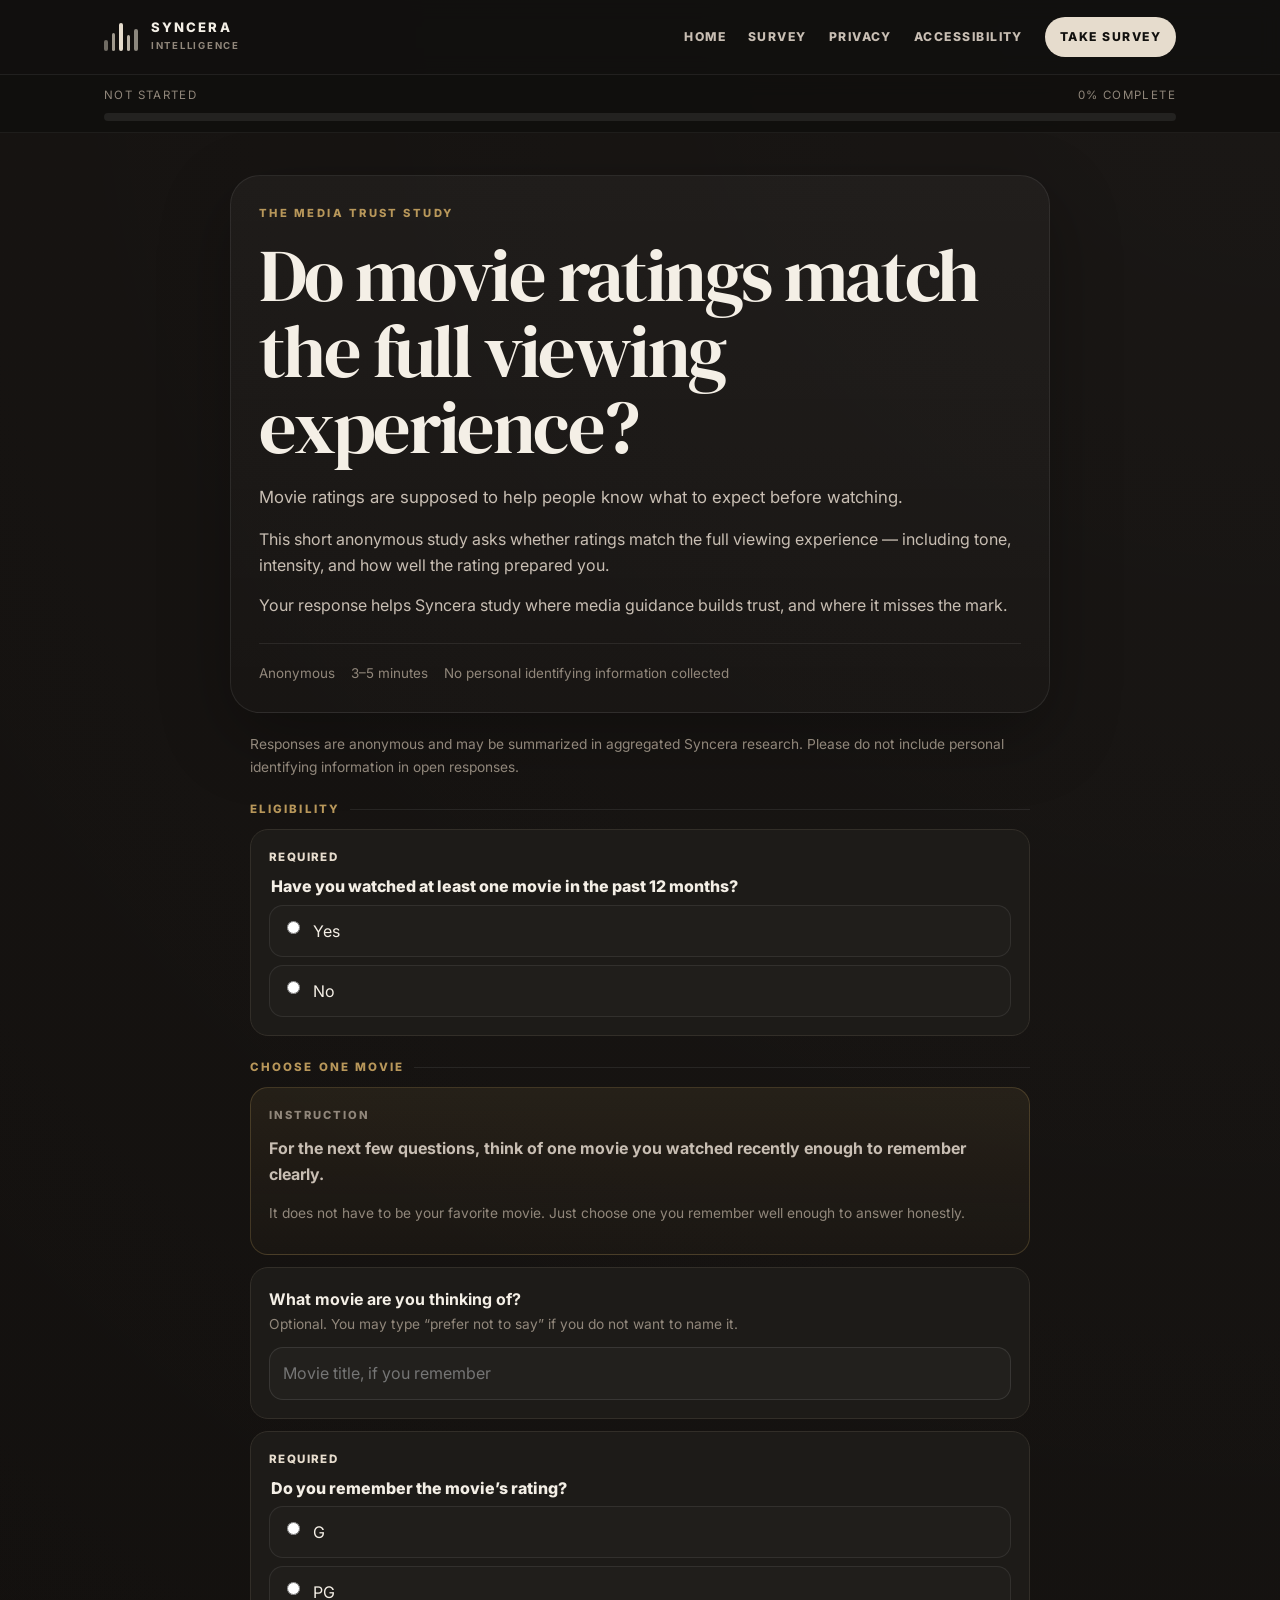
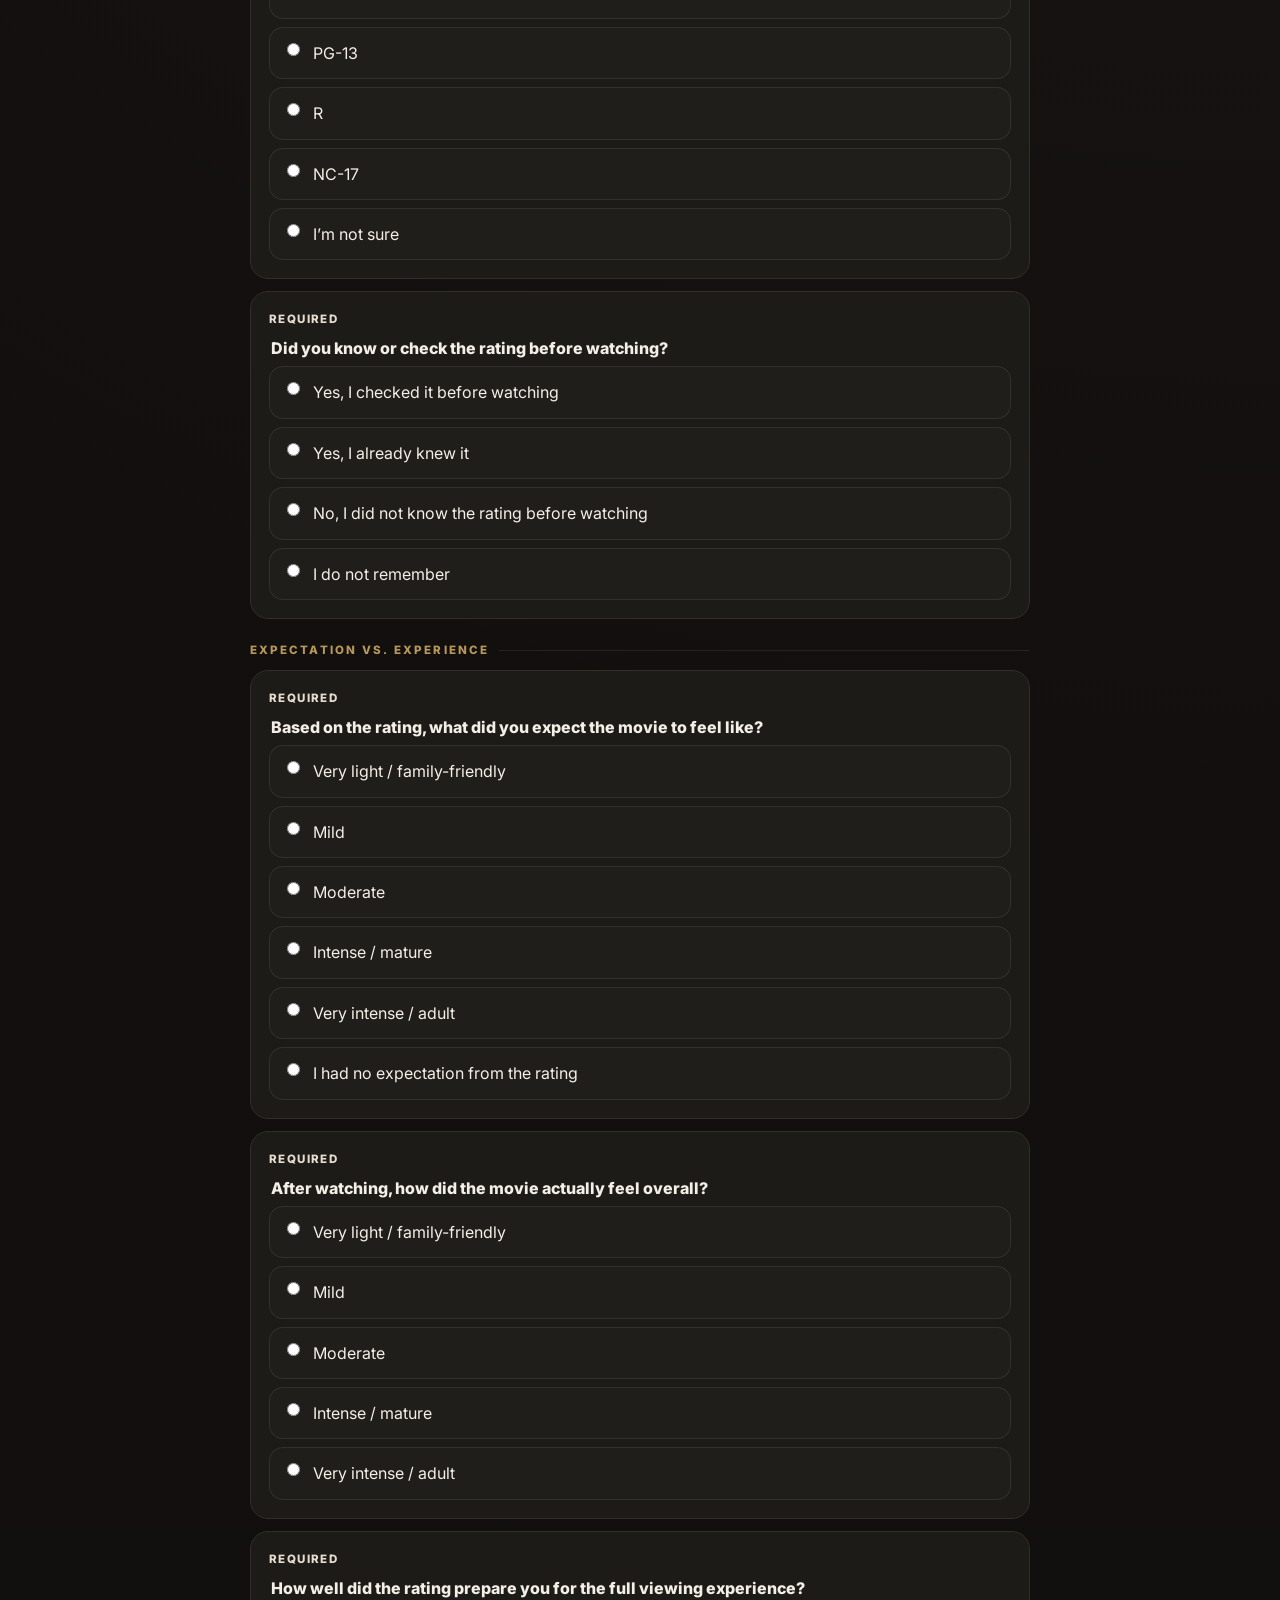
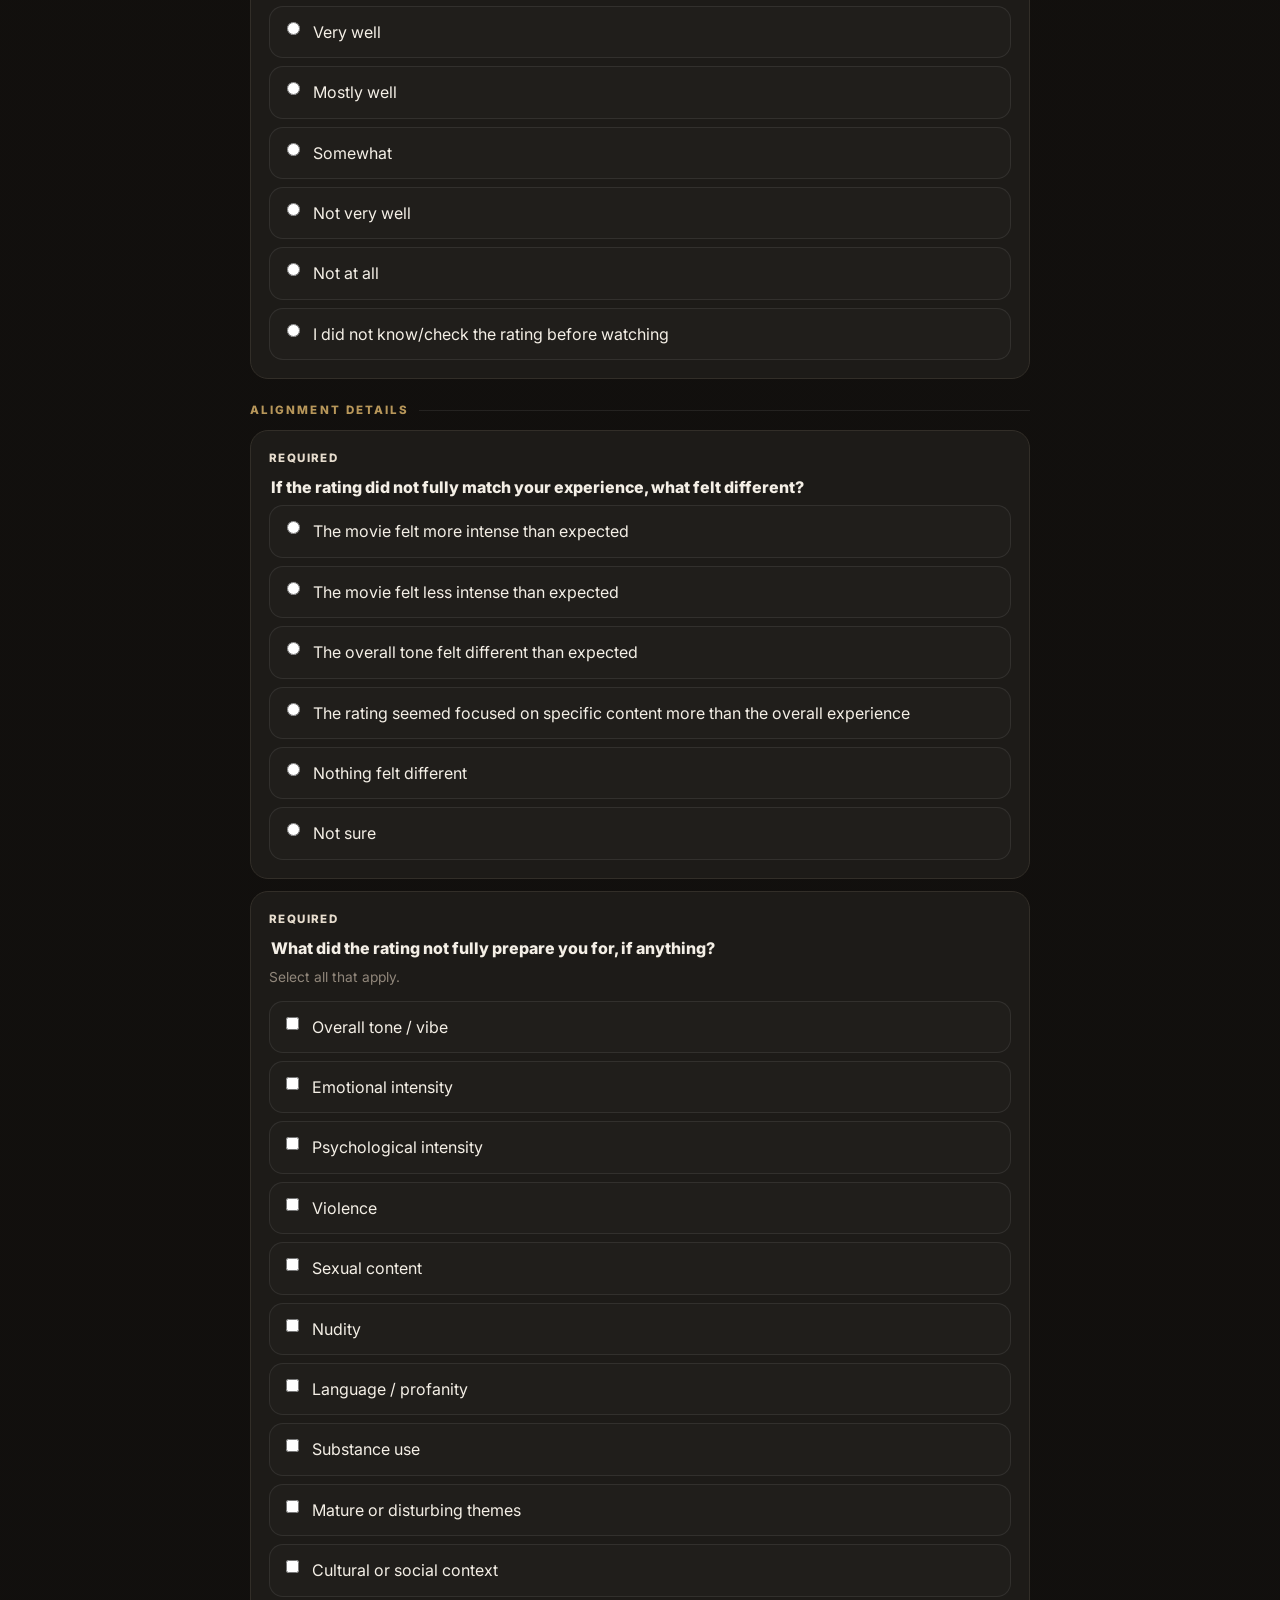
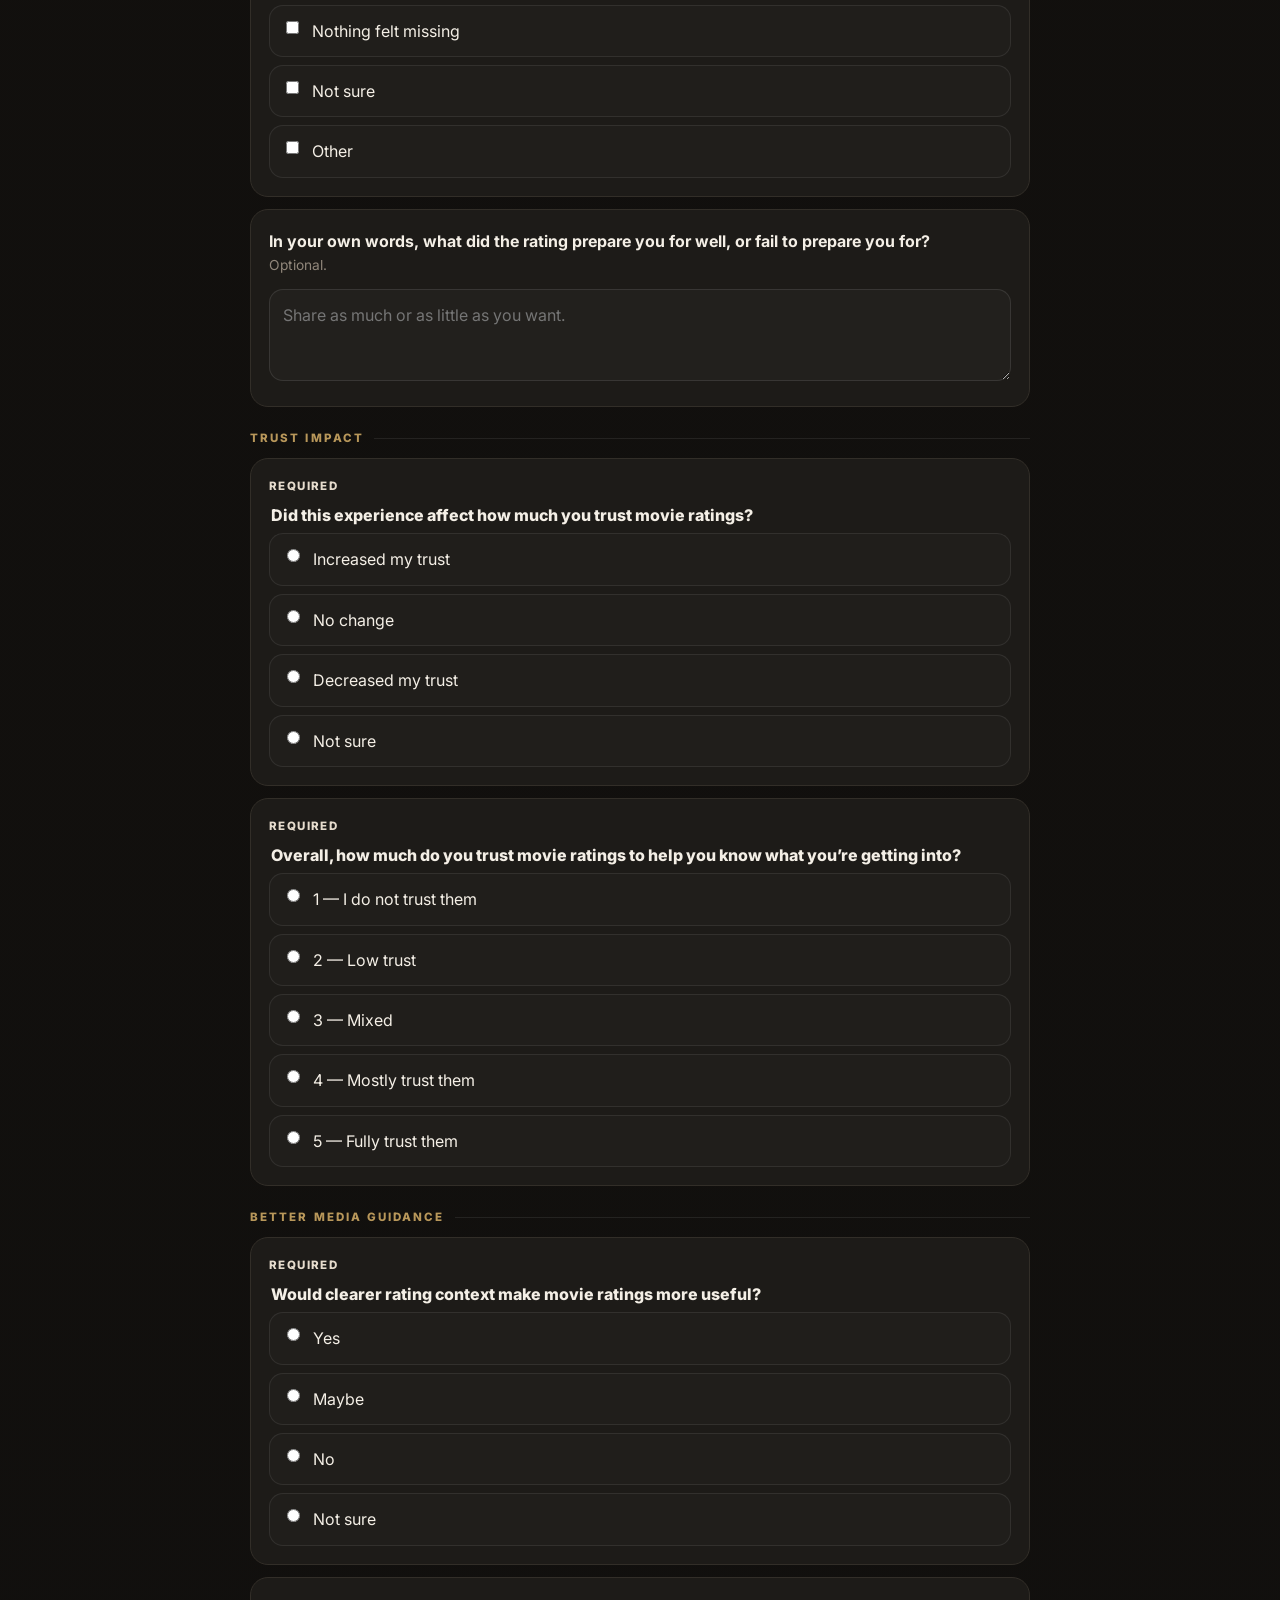
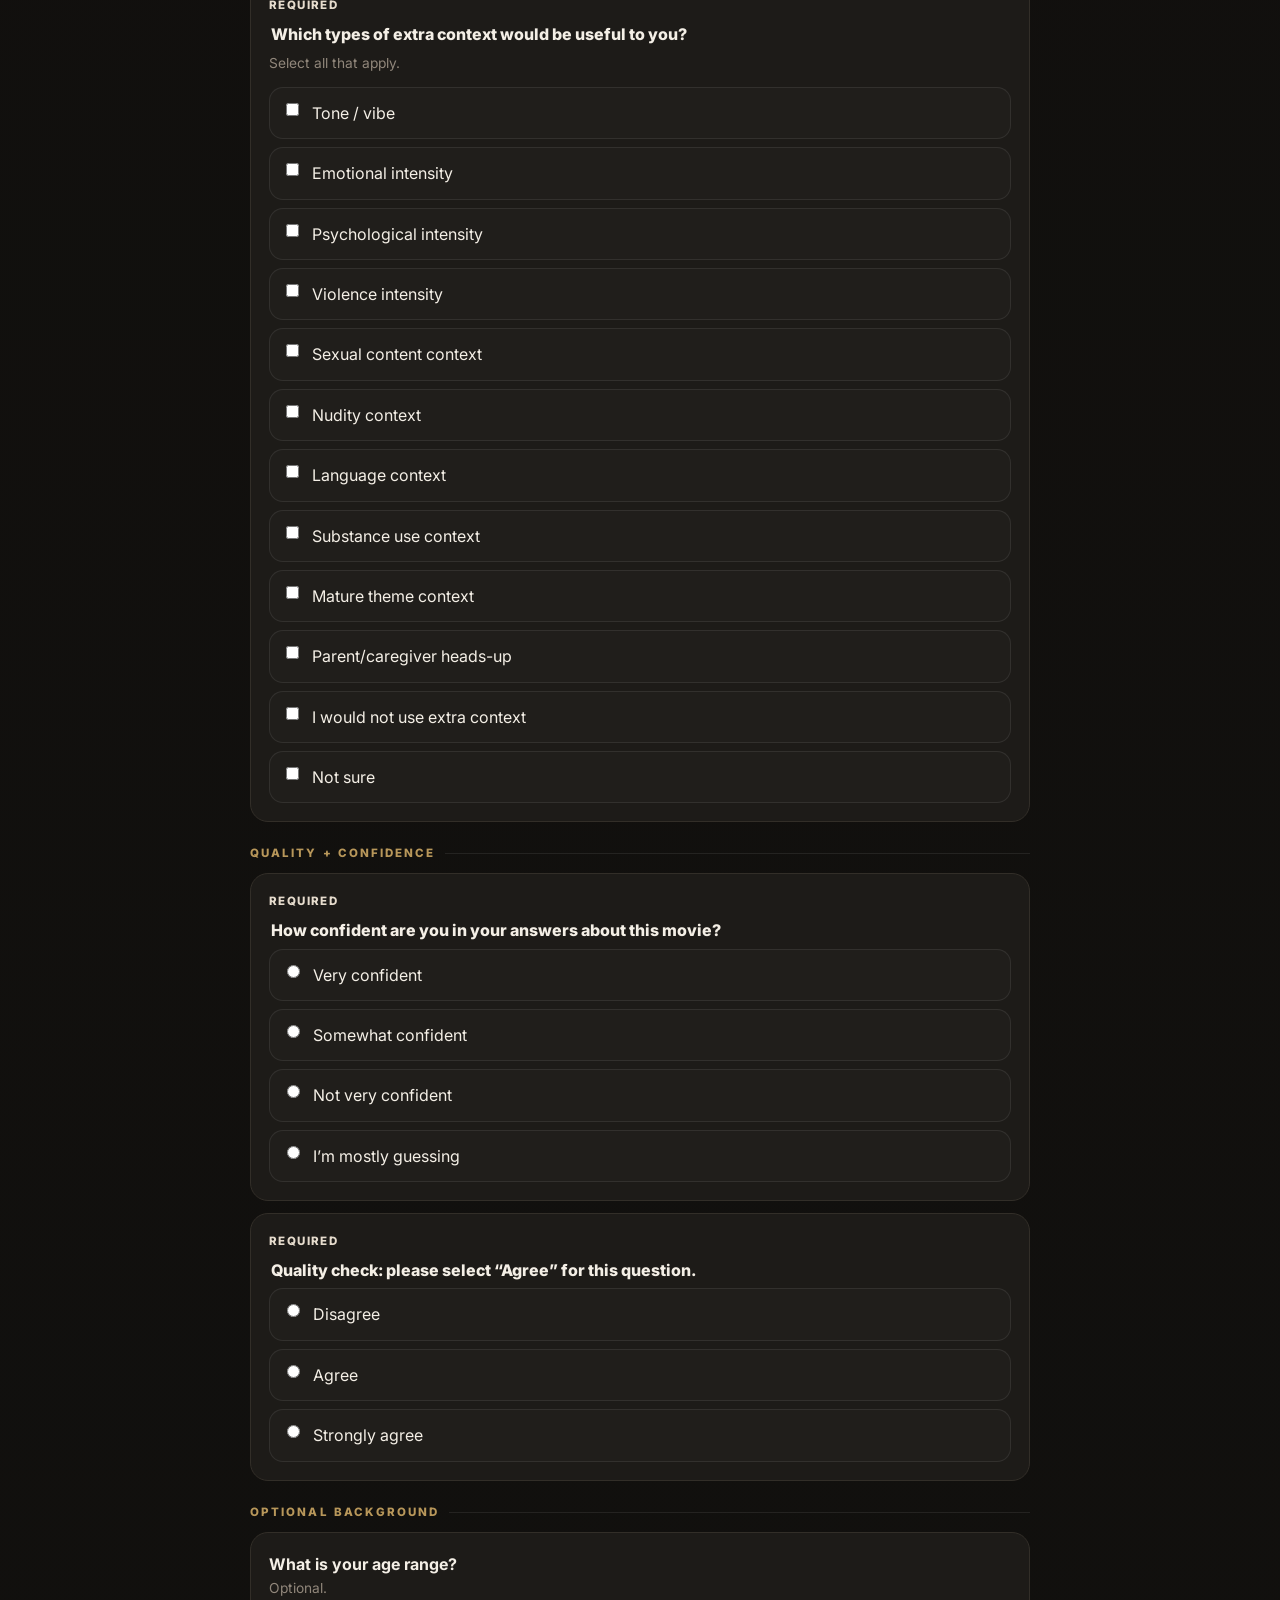
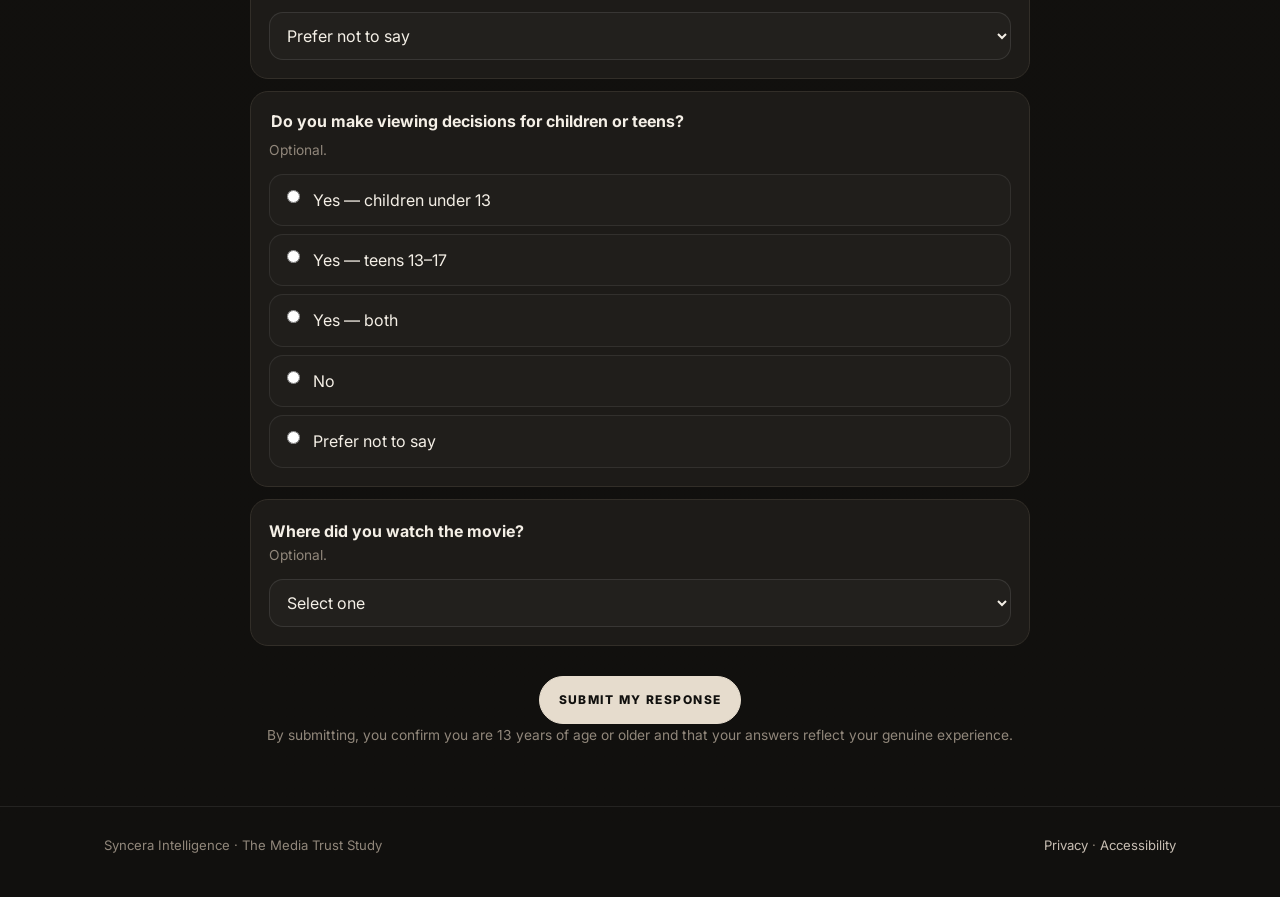
<file: survey.html>
<!DOCTYPE html><html lang="en"><head><meta charset="UTF-8"><meta name="viewport" content="width=device-width, initial-scale=1.0"><title>The Media Trust Study | Syncera Intelligence</title><meta name="description" content="A short anonymous study on whether movie ratings match the full viewing experience."><link rel="preconnect" href="https://fonts.googleapis.com"><link rel="preconnect" href="https://fonts.gstatic.com" crossorigin><link href="https://fonts.googleapis.com/css2?family=Inter:wght@300;400;500;600;700;800&family=DM+Serif+Display:ital@0;1&display=swap" rel="stylesheet"><link rel="stylesheet" href="style.css"></head><body><a class="skip-link" href="#survey">Skip to survey</a><nav class="nav" aria-label="Main navigation"><div class="nav-inner"><a class="brand" href="index.html" aria-label="Syncera Intelligence home"><div class="mark" aria-hidden="true"><span></span><span></span><span></span><span></span><span></span></div><div><div class="brand-name">Syncera</div><span class="brand-sub">Intelligence</span></div></a><div class="nav-links"><a href="index.html">Home</a><a href="survey.html">Survey</a><a href="privacy.html">Privacy</a><a href="accessibility.html">Accessibility</a><a class="cta" href="survey.html">Take survey</a></div></div></nav><div class="progress-shell"><div class="progress-inner"><div class="progress-info"><span id="progressLabel">Not started</span><span id="progressPct">0% complete</span></div><div class="progress-track" role="progressbar" aria-label="Survey completion progress" aria-valuemin="0" aria-valuemax="100" aria-valuenow="0"><div class="progress-fill" id="progressFill"></div></div></div></div><header class="survey-hero survey-wrap"><div class="panel"><div class="eyebrow">The Media Trust Study</div><h1>Do movie ratings match the full viewing experience?</h1><p class="lede">Movie ratings are supposed to help people know what to expect before watching.</p><p>This short anonymous study asks whether ratings match the full viewing experience — including tone, intensity, and how well the rating prepared you.</p><p>Your response helps Syncera study where media guidance builds trust, and where it misses the mark.</p><div class="trust-strip"><span>Anonymous</span><span>3–5 minutes</span><span>No personal identifying information collected</span></div></div></header><main id="survey" class="survey-wrap"><form id="surveyForm" action="https://formspree.io/f/xkokvwvv" method="POST" novalidate aria-describedby="privacyNote"><input type="hidden" name="_subject" value="Syncera — The Media Trust Study"><input type="hidden" name="study_id" value="media_trust_study_v1"><input type="hidden" name="submission_timestamp" id="submission_timestamp"><input type="hidden" name="attention_check_passed" id="attention_check_passed"><input type="hidden" name="qualified_response" id="qualified_response"><input type="hidden" name="intensity_gap" id="intensity_gap"><p id="privacyNote" class="note">Responses are anonymous and may be summarized in aggregated Syncera research. Please do not include personal identifying information in open responses.</p><div class="form-section">Eligibility</div><div class="q" id="q-watched"><div class="req">Required</div><fieldset><legend>Have you watched at least one movie in the past 12 months?</legend><div class="options"><label class="option"><input type="radio" name="watched_movie_12mo" value="yes"> Yes</label><label class="option"><input type="radio" name="watched_movie_12mo" value="no"> No</label></div></fieldset><div class="disqualify" id="disqualifyMsg" aria-live="polite">Thank you for your interest. This study is designed for people who have watched at least one movie in the past year.</div><div class="error" aria-live="polite">Please select an answer.</div></div><div class="form-section">Choose one movie</div><div class="q instruction-card"><span class="kicker">Instruction</span><p><strong>For the next few questions, think of one movie you watched recently enough to remember clearly.</strong></p><p class="note">It does not have to be your favorite movie. Just choose one you remember well enough to answer honestly.</p></div><div class="q"><label for="anchor_movie_title"><strong>What movie are you thinking of?</strong></label><p class="note">Optional. You may type “prefer not to say” if you do not want to name it.</p><input id="anchor_movie_title" name="anchor_movie_title" type="text" placeholder="Movie title, if you remember"></div><div class="q" id="q-rating"><div class="req">Required</div><fieldset><legend>Do you remember the movie’s rating?</legend><div class="options"><label class="option"><input type="radio" name="anchor_rating_remembered" value="G"> G</label><label class="option"><input type="radio" name="anchor_rating_remembered" value="PG"> PG</label><label class="option"><input type="radio" name="anchor_rating_remembered" value="PG-13"> PG-13</label><label class="option"><input type="radio" name="anchor_rating_remembered" value="R"> R</label><label class="option"><input type="radio" name="anchor_rating_remembered" value="NC-17"> NC-17</label><label class="option"><input type="radio" name="anchor_rating_remembered" value="not_sure"> I’m not sure</label></div></fieldset><div class="error" aria-live="polite">Please select an answer.</div></div><div class="q" id="q-known"><div class="req">Required</div><fieldset><legend>Did you know or check the rating before watching?</legend><div class="options"><label class="option"><input type="radio" name="rating_known_before" value="checked_before"> Yes, I checked it before watching</label><label class="option"><input type="radio" name="rating_known_before" value="already_knew"> Yes, I already knew it</label><label class="option"><input type="radio" name="rating_known_before" value="did_not_know"> No, I did not know the rating before watching</label><label class="option"><input type="radio" name="rating_known_before" value="do_not_remember"> I do not remember</label></div></fieldset><div class="error" aria-live="polite">Please select an answer.</div></div><div class="form-section">Expectation vs. experience</div><div class="q" id="q-expected"><div class="req">Required</div><fieldset><legend>Based on the rating, what did you expect the movie to feel like?</legend><div class="options"><label class="option"><input type="radio" name="expected_intensity" value="1_very_light"> Very light / family-friendly</label><label class="option"><input type="radio" name="expected_intensity" value="2_mild"> Mild</label><label class="option"><input type="radio" name="expected_intensity" value="3_moderate"> Moderate</label><label class="option"><input type="radio" name="expected_intensity" value="4_intense"> Intense / mature</label><label class="option"><input type="radio" name="expected_intensity" value="5_very_intense"> Very intense / adult</label><label class="option"><input type="radio" name="expected_intensity" value="no_expectation"> I had no expectation from the rating</label></div></fieldset><div class="error" aria-live="polite">Please select an answer.</div></div><div class="q" id="q-actual"><div class="req">Required</div><fieldset><legend>After watching, how did the movie actually feel overall?</legend><div class="options"><label class="option"><input type="radio" name="actual_intensity" value="1_very_light"> Very light / family-friendly</label><label class="option"><input type="radio" name="actual_intensity" value="2_mild"> Mild</label><label class="option"><input type="radio" name="actual_intensity" value="3_moderate"> Moderate</label><label class="option"><input type="radio" name="actual_intensity" value="4_intense"> Intense / mature</label><label class="option"><input type="radio" name="actual_intensity" value="5_very_intense"> Very intense / adult</label></div></fieldset><div class="error" aria-live="polite">Please select an answer.</div></div><div class="q" id="q-prepared"><div class="req">Required</div><fieldset><legend>How well did the rating prepare you for the full viewing experience?</legend><div class="options"><label class="option"><input type="radio" name="rating_preparedness" value="very_well"> Very well</label><label class="option"><input type="radio" name="rating_preparedness" value="mostly_well"> Mostly well</label><label class="option"><input type="radio" name="rating_preparedness" value="somewhat"> Somewhat</label><label class="option"><input type="radio" name="rating_preparedness" value="not_very_well"> Not very well</label><label class="option"><input type="radio" name="rating_preparedness" value="not_at_all"> Not at all</label><label class="option"><input type="radio" name="rating_preparedness" value="did_not_know_rating"> I did not know/check the rating before watching</label></div></fieldset><div class="error" aria-live="polite">Please select an answer.</div></div><div class="form-section">Alignment details</div><div class="q" id="q-direction"><div class="req">Required</div><fieldset><legend>If the rating did not fully match your experience, what felt different?</legend><div class="options"><label class="option"><input type="radio" name="misalignment_direction" value="felt_more_intense"> The movie felt more intense than expected</label><label class="option"><input type="radio" name="misalignment_direction" value="felt_less_intense"> The movie felt less intense than expected</label><label class="option"><input type="radio" name="misalignment_direction" value="tone_different"> The overall tone felt different than expected</label><label class="option"><input type="radio" name="misalignment_direction" value="rating_focused_on_specific_content"> The rating seemed focused on specific content more than the overall experience</label><label class="option"><input type="radio" name="misalignment_direction" value="nothing_felt_different"> Nothing felt different</label><label class="option"><input type="radio" name="misalignment_direction" value="not_sure"> Not sure</label></div></fieldset><div class="error" aria-live="polite">Please select an answer.</div></div><div class="q" id="q-drivers"><div class="req">Required</div><fieldset><legend>What did the rating not fully prepare you for, if anything?</legend><p class="note">Select all that apply.</p><div class="options"><label class="option"><input type="checkbox" name="misalignment_drivers" value="tone_vibe"> Overall tone / vibe</label><label class="option"><input type="checkbox" name="misalignment_drivers" value="emotional_intensity"> Emotional intensity</label><label class="option"><input type="checkbox" name="misalignment_drivers" value="psychological_intensity"> Psychological intensity</label><label class="option"><input type="checkbox" name="misalignment_drivers" value="violence"> Violence</label><label class="option"><input type="checkbox" name="misalignment_drivers" value="sexual_content"> Sexual content</label><label class="option"><input type="checkbox" name="misalignment_drivers" value="nudity"> Nudity</label><label class="option"><input type="checkbox" name="misalignment_drivers" value="language"> Language / profanity</label><label class="option"><input type="checkbox" name="misalignment_drivers" value="substance_use"> Substance use</label><label class="option"><input type="checkbox" name="misalignment_drivers" value="mature_themes"> Mature or disturbing themes</label><label class="option"><input type="checkbox" name="misalignment_drivers" value="cultural_social_context"> Cultural or social context</label><label class="option"><input type="checkbox" name="misalignment_drivers" value="nothing_missing"> Nothing felt missing</label><label class="option"><input type="checkbox" name="misalignment_drivers" value="not_sure"> Not sure</label><label class="option"><input type="checkbox" name="misalignment_drivers" value="other"> Other</label></div></fieldset><div class="error" aria-live="polite">Please select at least one option.</div></div><div class="q"><label for="open_alignment_explanation"><strong>In your own words, what did the rating prepare you for well, or fail to prepare you for?</strong></label><p class="note">Optional.</p><textarea id="open_alignment_explanation" name="open_alignment_explanation" placeholder="Share as much or as little as you want."></textarea></div><div class="form-section">Trust impact</div><div class="q" id="q-trust-impact"><div class="req">Required</div><fieldset><legend>Did this experience affect how much you trust movie ratings?</legend><div class="options"><label class="option"><input type="radio" name="trust_impact" value="increased_trust"> Increased my trust</label><label class="option"><input type="radio" name="trust_impact" value="no_change"> No change</label><label class="option"><input type="radio" name="trust_impact" value="decreased_trust"> Decreased my trust</label><label class="option"><input type="radio" name="trust_impact" value="not_sure"> Not sure</label></div></fieldset><div class="error" aria-live="polite">Please select an answer.</div></div><div class="q" id="q-overall-trust"><div class="req">Required</div><fieldset><legend>Overall, how much do you trust movie ratings to help you know what you’re getting into?</legend><div class="options"><label class="option"><input type="radio" name="overall_rating_trust" value="1"> 1 — I do not trust them</label><label class="option"><input type="radio" name="overall_rating_trust" value="2"> 2 — Low trust</label><label class="option"><input type="radio" name="overall_rating_trust" value="3"> 3 — Mixed</label><label class="option"><input type="radio" name="overall_rating_trust" value="4"> 4 — Mostly trust them</label><label class="option"><input type="radio" name="overall_rating_trust" value="5"> 5 — Fully trust them</label></div></fieldset><div class="error" aria-live="polite">Please select an answer.</div></div><div class="form-section">Better media guidance</div><div class="q" id="q-context"><div class="req">Required</div><fieldset><legend>Would clearer rating context make movie ratings more useful?</legend><div class="options"><label class="option"><input type="radio" name="extra_context_useful" value="yes"> Yes</label><label class="option"><input type="radio" name="extra_context_useful" value="maybe"> Maybe</label><label class="option"><input type="radio" name="extra_context_useful" value="no"> No</label><label class="option"><input type="radio" name="extra_context_useful" value="not_sure"> Not sure</label></div></fieldset><div class="error" aria-live="polite">Please select an answer.</div></div><div class="q" id="q-tags"><div class="req">Required</div><fieldset><legend>Which types of extra context would be useful to you?</legend><p class="note">Select all that apply.</p><div class="options"><label class="option"><input type="checkbox" name="desired_context_tags" value="tone_vibe"> Tone / vibe</label><label class="option"><input type="checkbox" name="desired_context_tags" value="emotional_intensity"> Emotional intensity</label><label class="option"><input type="checkbox" name="desired_context_tags" value="psychological_intensity"> Psychological intensity</label><label class="option"><input type="checkbox" name="desired_context_tags" value="violence_intensity"> Violence intensity</label><label class="option"><input type="checkbox" name="desired_context_tags" value="sexual_content_context"> Sexual content context</label><label class="option"><input type="checkbox" name="desired_context_tags" value="nudity_context"> Nudity context</label><label class="option"><input type="checkbox" name="desired_context_tags" value="language_context"> Language context</label><label class="option"><input type="checkbox" name="desired_context_tags" value="substance_use_context"> Substance use context</label><label class="option"><input type="checkbox" name="desired_context_tags" value="mature_theme_context"> Mature theme context</label><label class="option"><input type="checkbox" name="desired_context_tags" value="parent_caregiver_context"> Parent/caregiver heads-up</label><label class="option"><input type="checkbox" name="desired_context_tags" value="none"> I would not use extra context</label><label class="option"><input type="checkbox" name="desired_context_tags" value="not_sure"> Not sure</label></div></fieldset><div class="error" aria-live="polite">Please select at least one option.</div></div><div class="form-section">Quality + confidence</div><div class="q" id="q-confidence"><div class="req">Required</div><fieldset><legend>How confident are you in your answers about this movie?</legend><div class="options"><label class="option"><input type="radio" name="response_confidence" value="very_confident"> Very confident</label><label class="option"><input type="radio" name="response_confidence" value="somewhat_confident"> Somewhat confident</label><label class="option"><input type="radio" name="response_confidence" value="not_very_confident"> Not very confident</label><label class="option"><input type="radio" name="response_confidence" value="guessing"> I’m mostly guessing</label></div></fieldset><div class="error" aria-live="polite">Please select an answer.</div></div><div class="q" id="q-attention"><div class="req">Required</div><fieldset><legend>Quality check: please select “Agree” for this question.</legend><div class="options"><label class="option"><input type="radio" name="attention_check" value="disagree"> Disagree</label><label class="option"><input type="radio" name="attention_check" value="agree"> Agree</label><label class="option"><input type="radio" name="attention_check" value="strongly_agree"> Strongly agree</label></div></fieldset><div class="error" aria-live="polite">Please select an answer.</div></div><div class="form-section">Optional background</div><div class="q"><label for="age_range"><strong>What is your age range?</strong></label><p class="note">Optional.</p><select id="age_range" name="age_range"><option value="prefer_not">Prefer not to say</option><option value="13-17">13–17</option><option value="18-24">18–24</option><option value="25-34">25–34</option><option value="35-44">35–44</option><option value="45-54">45–54</option><option value="55-64">55–64</option><option value="65+">65+</option></select></div><div class="q"><fieldset><legend><strong>Do you make viewing decisions for children or teens?</strong></legend><p class="note">Optional.</p><div class="options"><label class="option"><input type="radio" name="parent_caregiver_status" value="yes_under13"> Yes — children under 13</label><label class="option"><input type="radio" name="parent_caregiver_status" value="yes_teens"> Yes — teens 13–17</label><label class="option"><input type="radio" name="parent_caregiver_status" value="yes_both"> Yes — both</label><label class="option"><input type="radio" name="parent_caregiver_status" value="no"> No</label><label class="option"><input type="radio" name="parent_caregiver_status" value="prefer_not"> Prefer not to say</label></div></fieldset></div><div class="q"><label for="viewing_context"><strong>Where did you watch the movie?</strong></label><p class="note">Optional.</p><select id="viewing_context" name="viewing_context"><option value="">Select one</option><option value="theater">Theater</option><option value="streaming">Streaming platform</option><option value="tv">TV / cable</option><option value="rental_purchase">Rental or digital purchase</option><option value="physical_media">Physical media</option><option value="other">Other</option><option value="not_sure">Not sure</option></select></div><div class="submit-area"><button class="btn btn-primary" type="submit" id="submitBtn">Submit my response</button><p class="note">By submitting, you confirm you are 13 years of age or older and that your answers reflect your genuine experience.</p></div></form></main><div class="modal-overlay" id="thankYouModal" aria-hidden="true"><div class="modal" role="dialog" aria-modal="true" aria-labelledby="thankYouTitle"><div class="modal-mark" aria-hidden="true">✓</div><h2 id="thankYouTitle">Thank you.</h2><p>Your response helps Syncera understand where movie ratings match the full viewing experience — and where they miss the mark.</p><div class="actions" style="justify-content:center"><button class="btn btn-primary" type="button" id="closeModalBtn">Close</button><a class="btn btn-secondary" href="index.html">Back to site</a></div></div></div><footer><div class="wrap footer-inner"><div>Syncera Intelligence · The Media Trust Study</div><div><a href="privacy.html">Privacy</a> · <a href="accessibility.html">Accessibility</a></div></div></footer><script src="survey.js"></script></body></html>
</file>
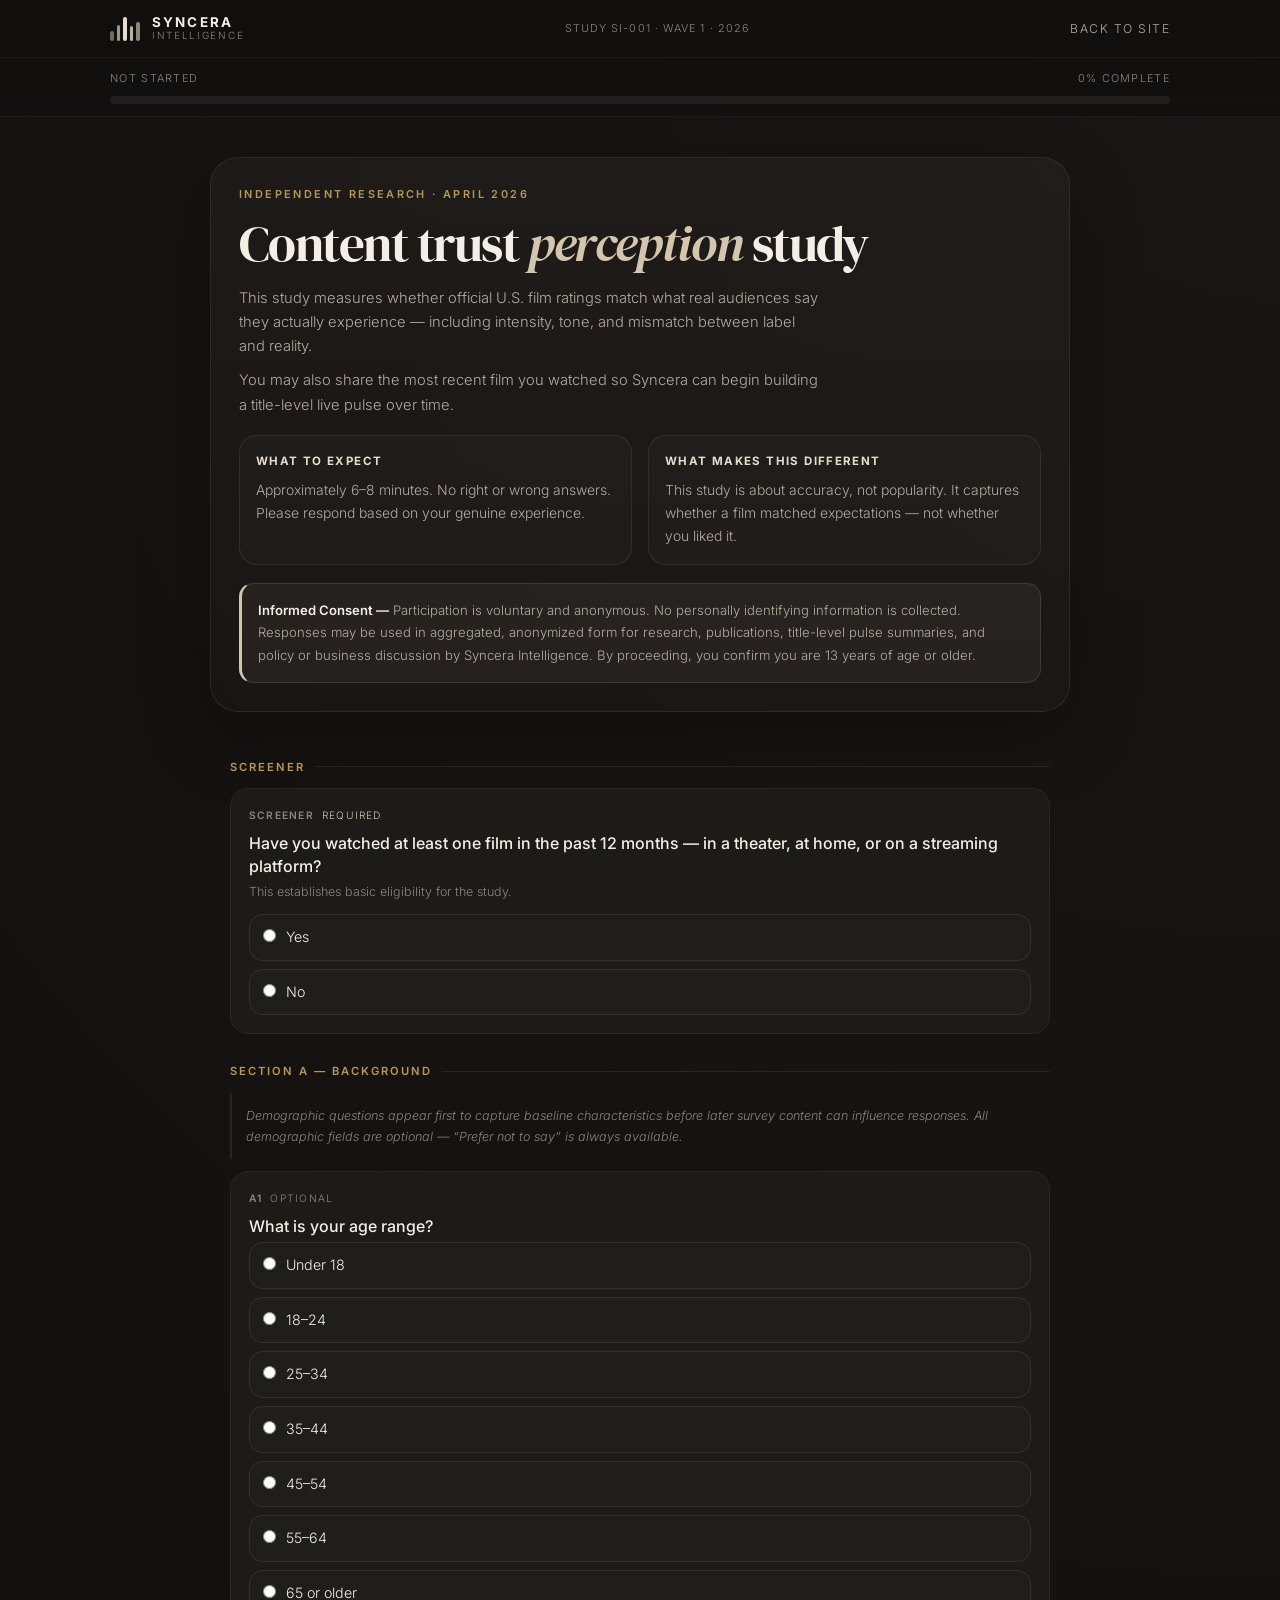
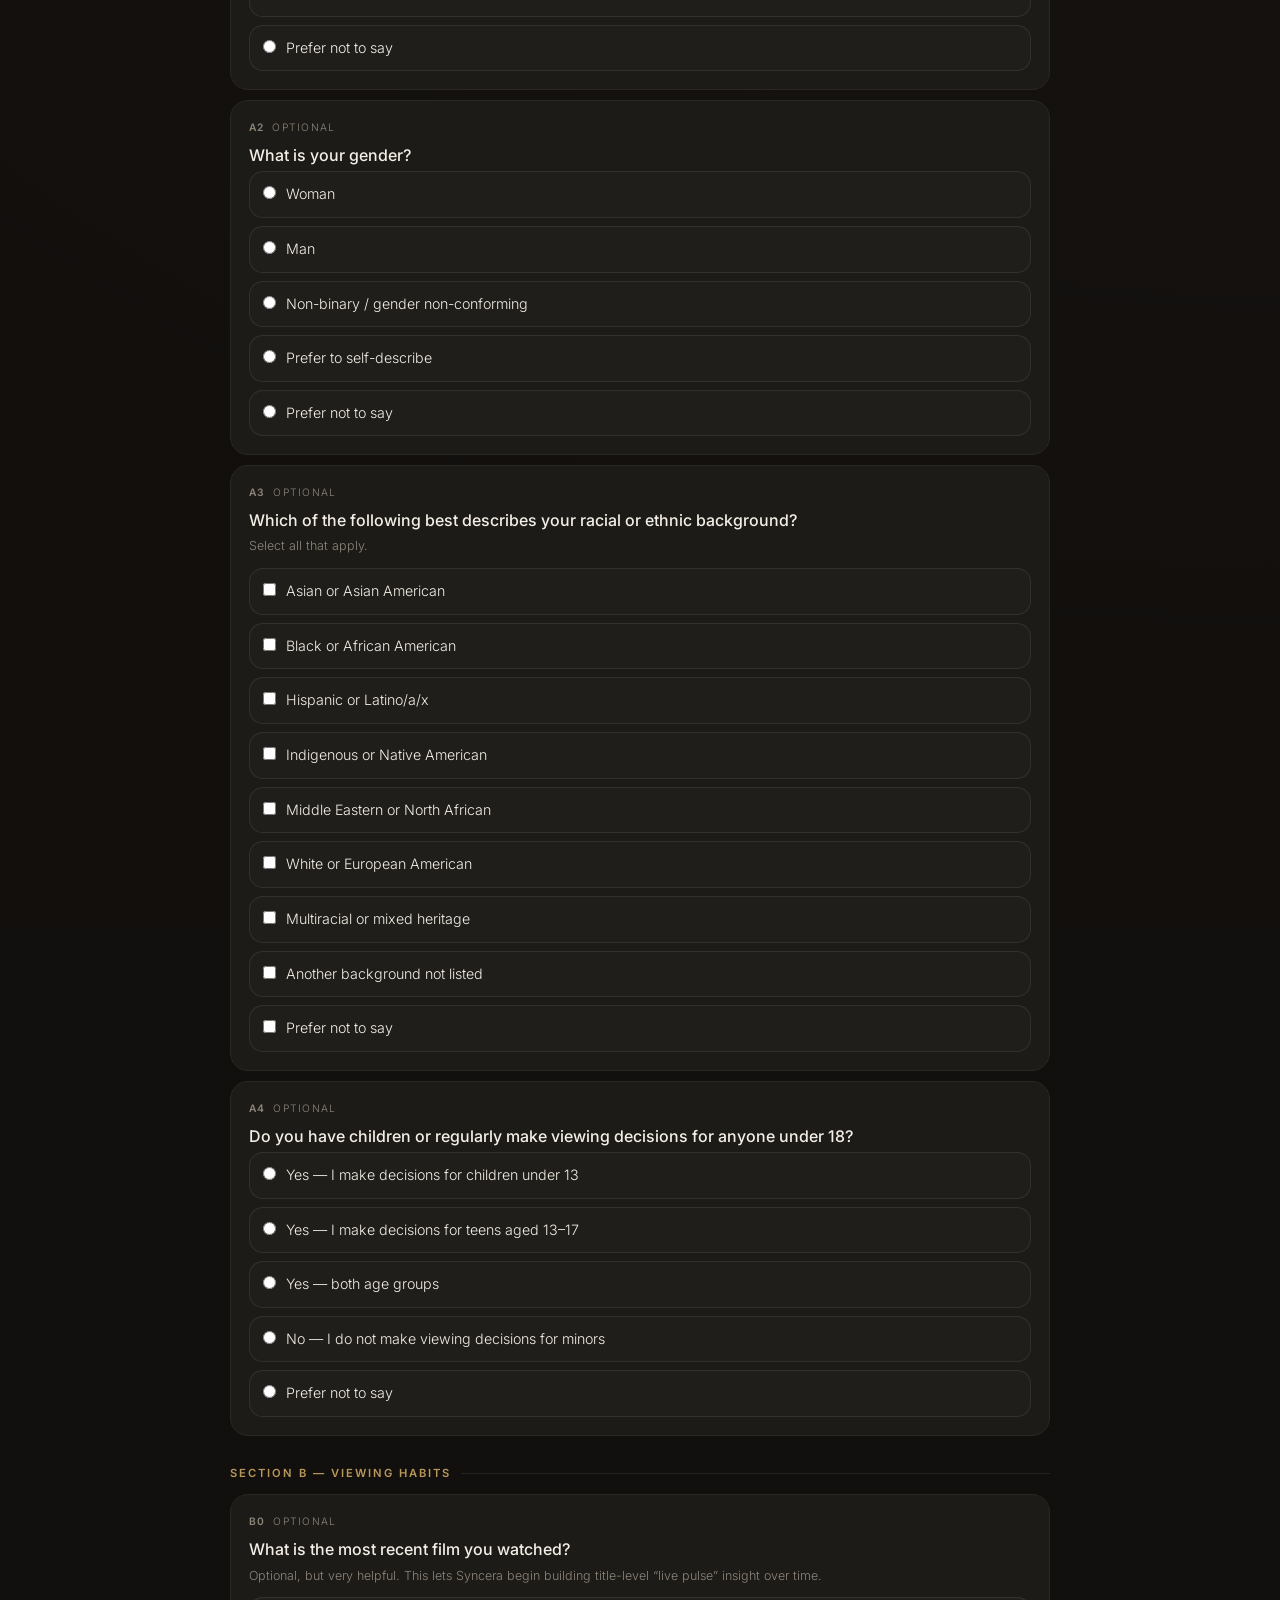
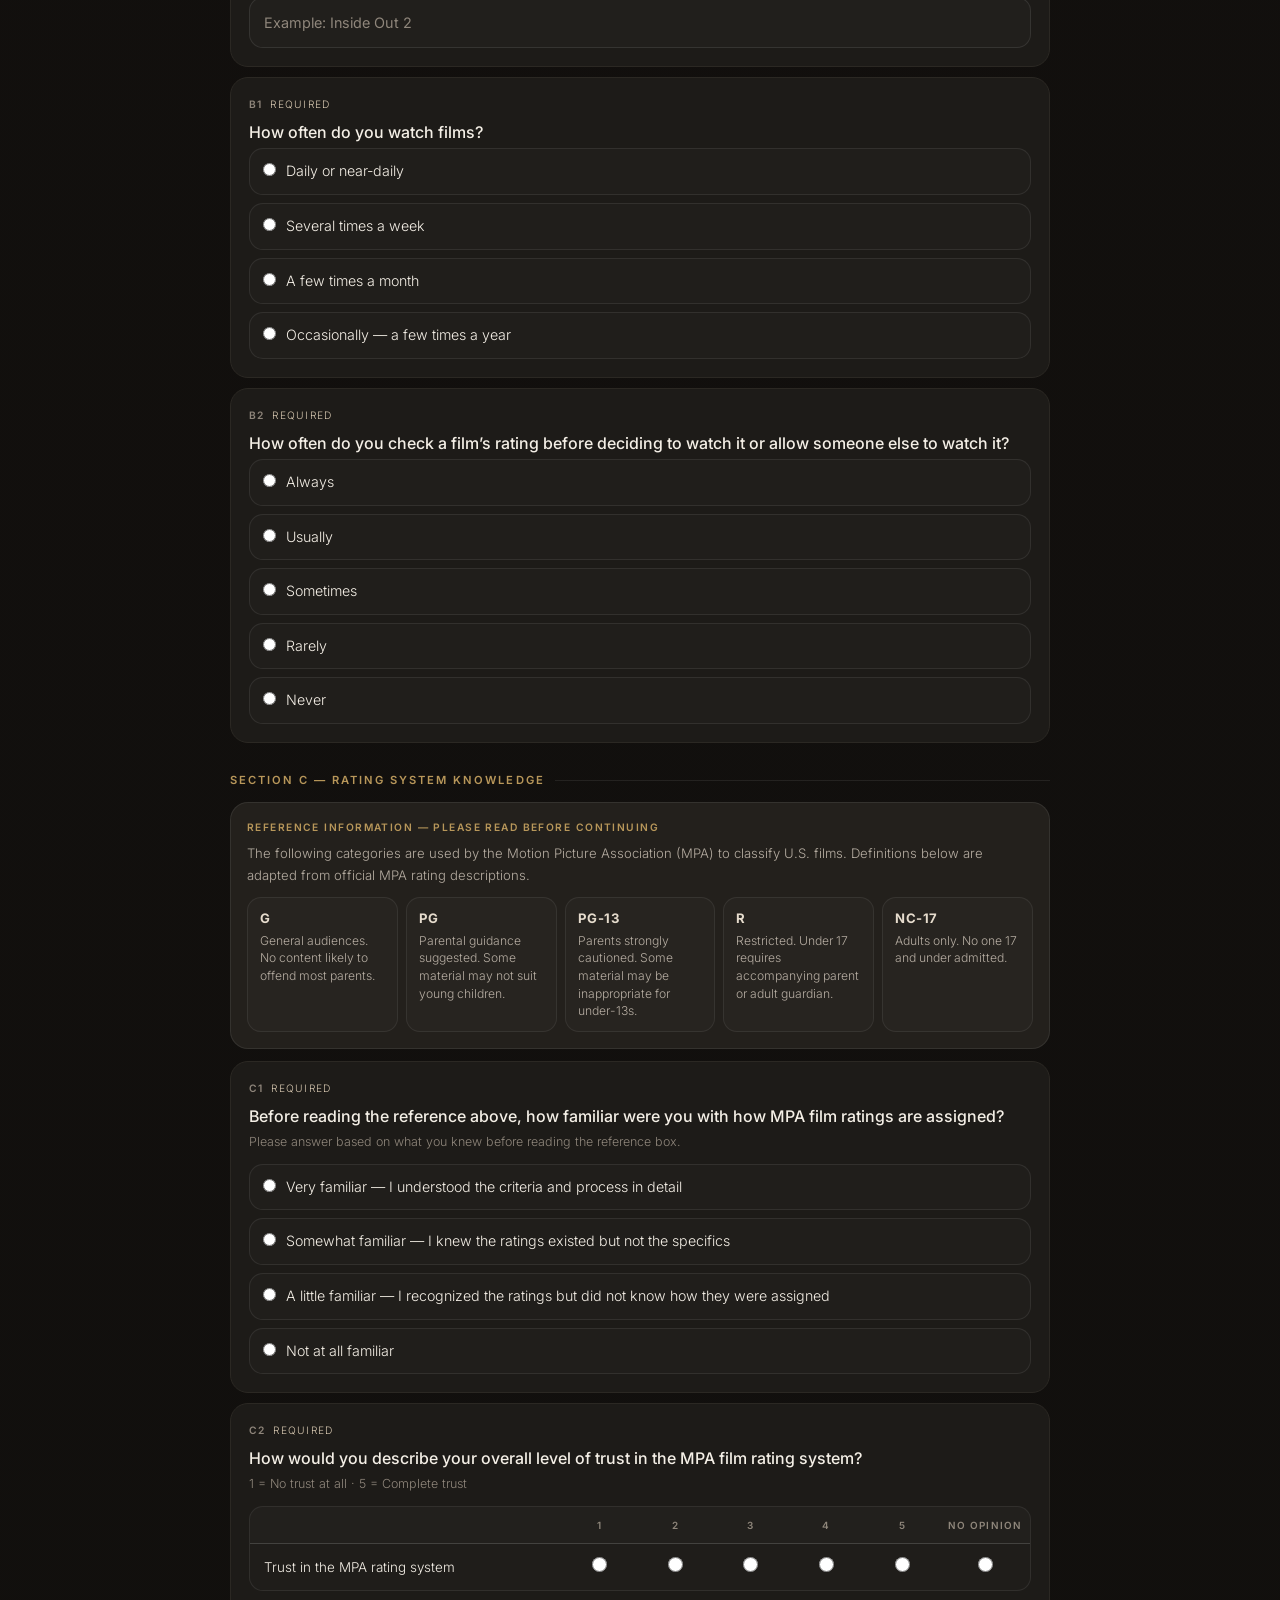
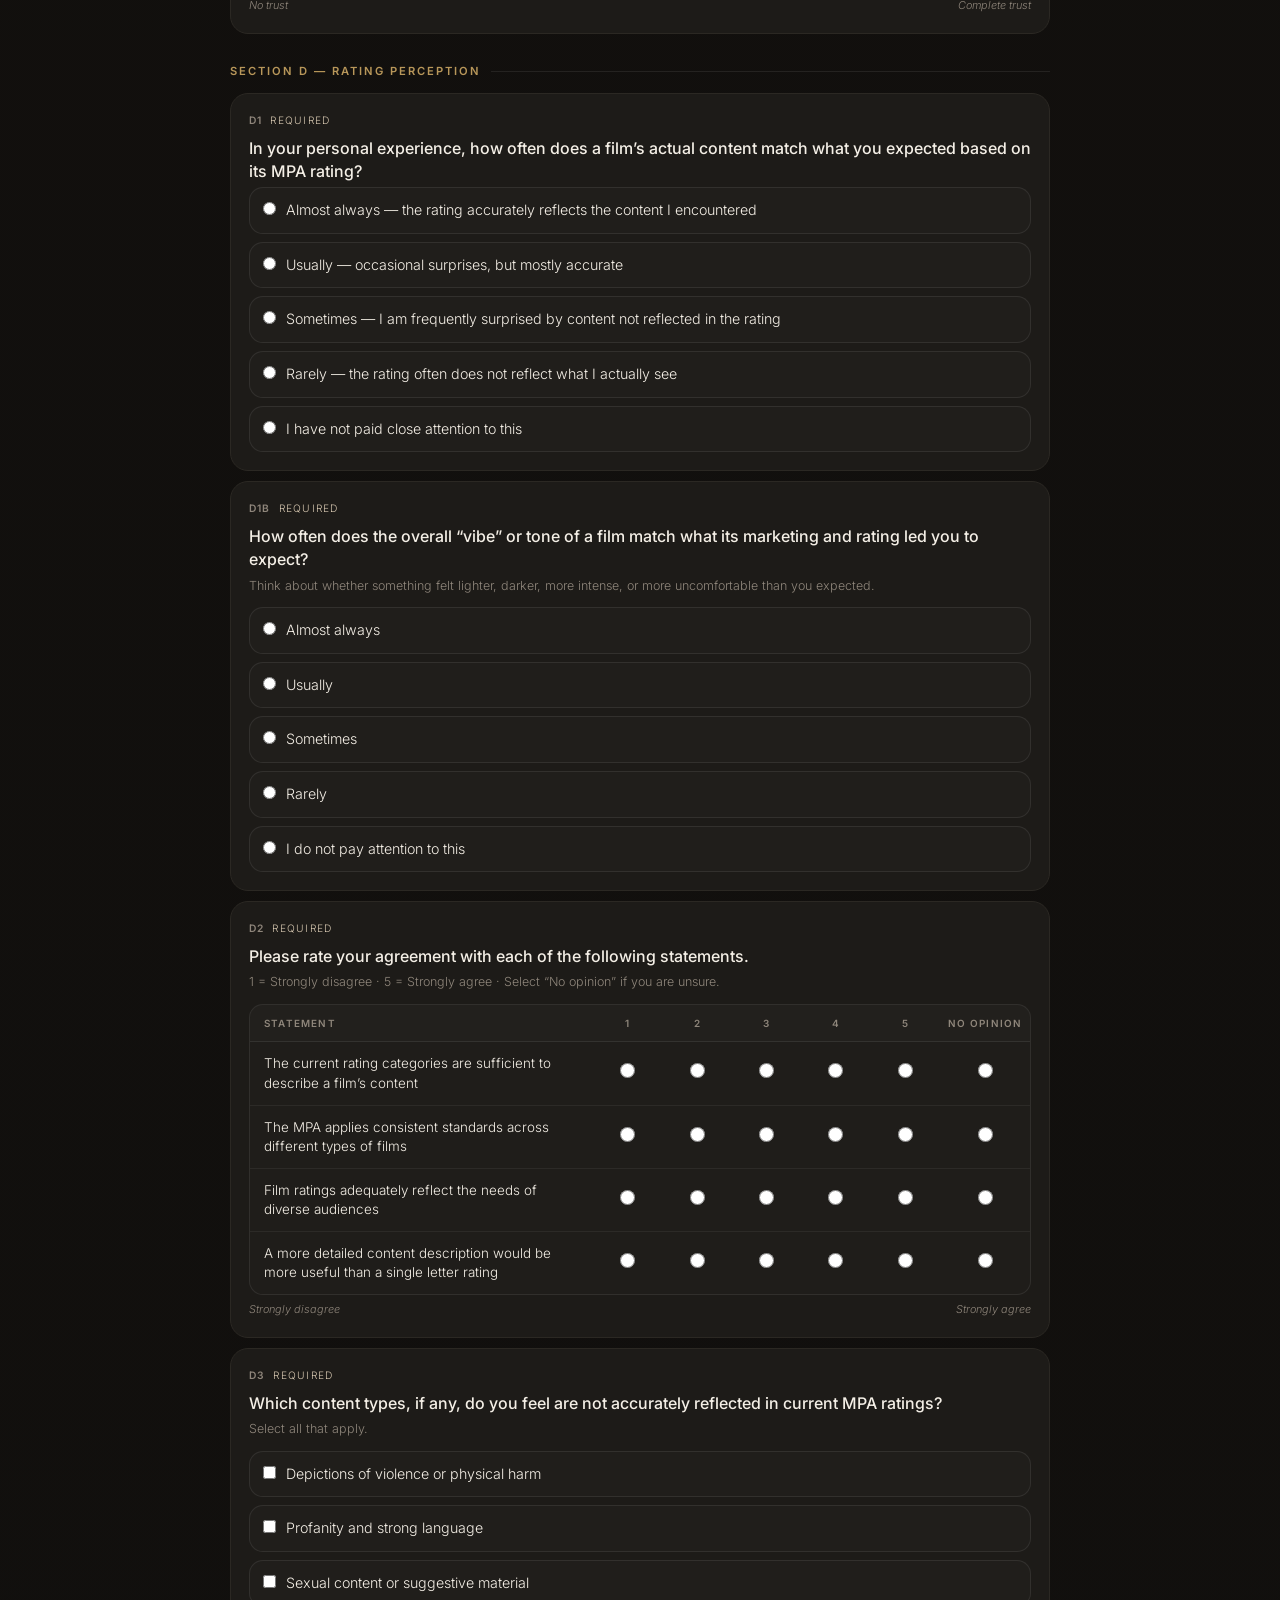
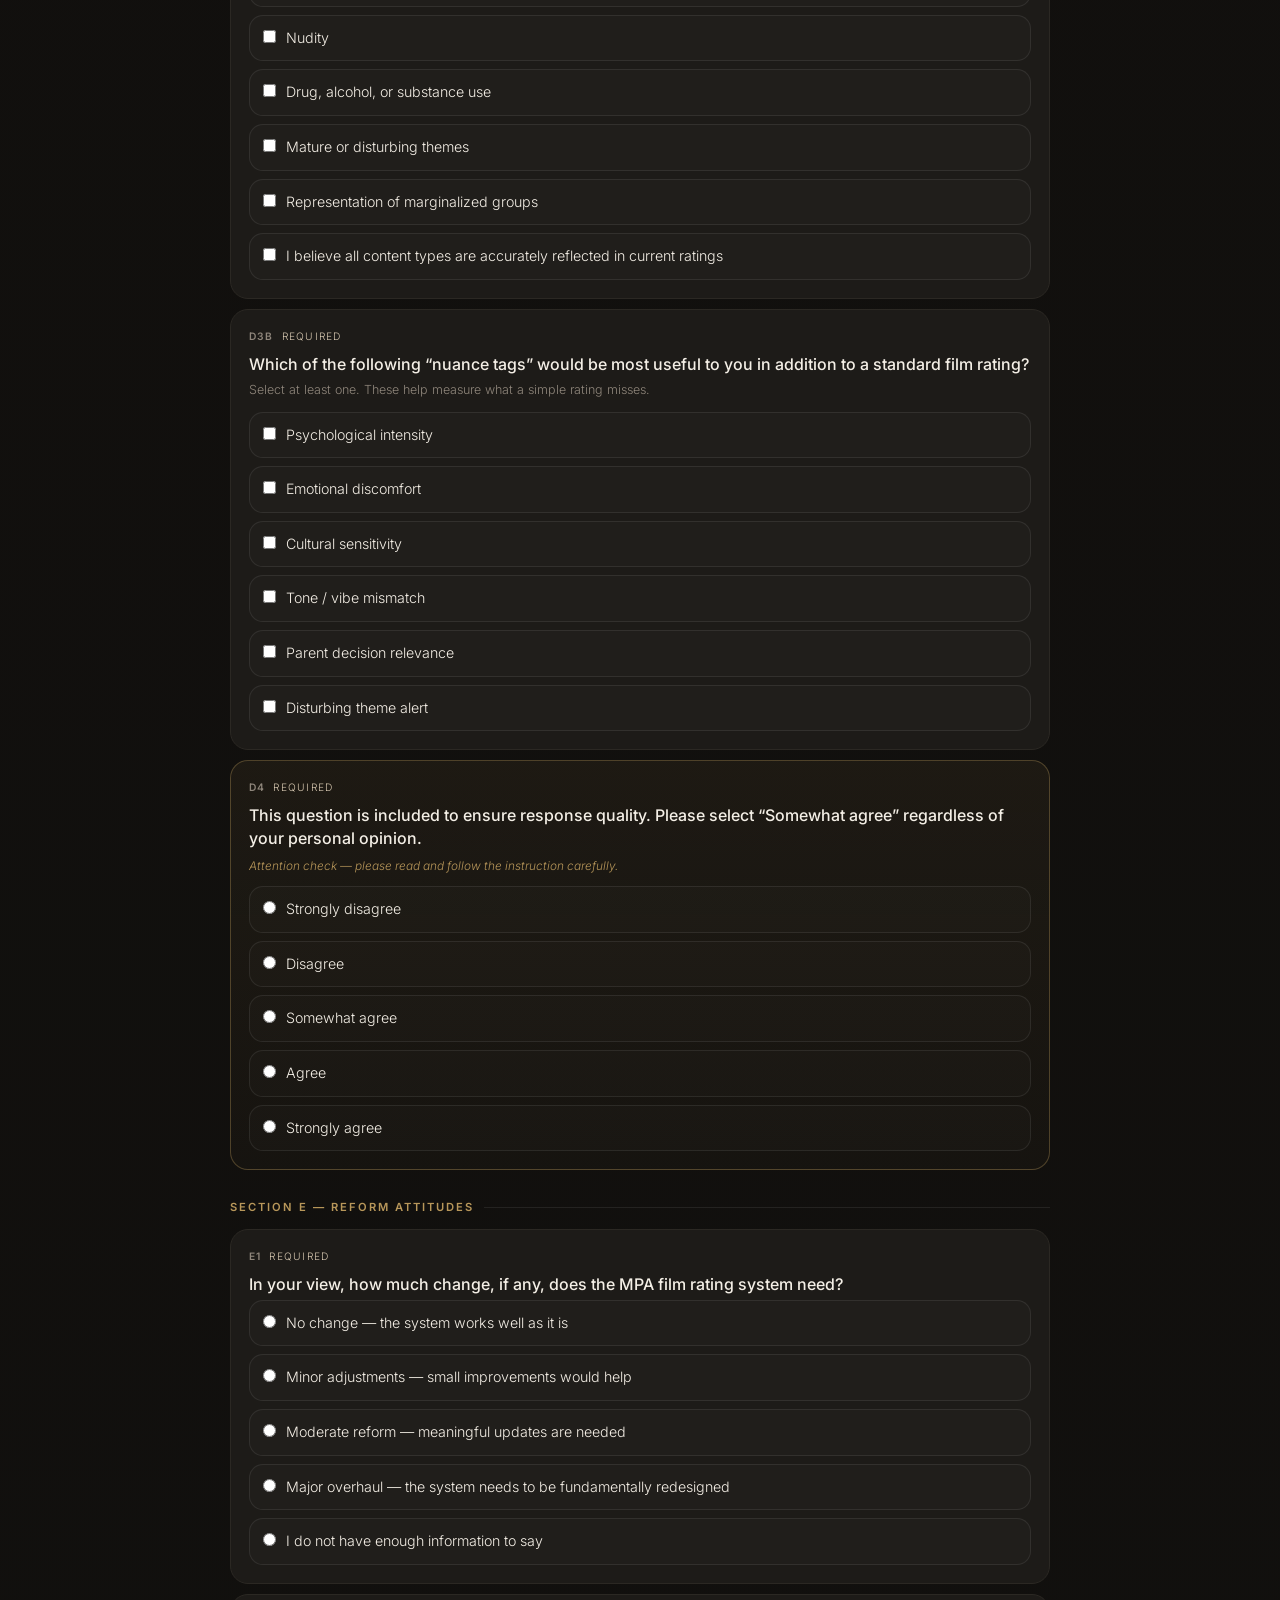
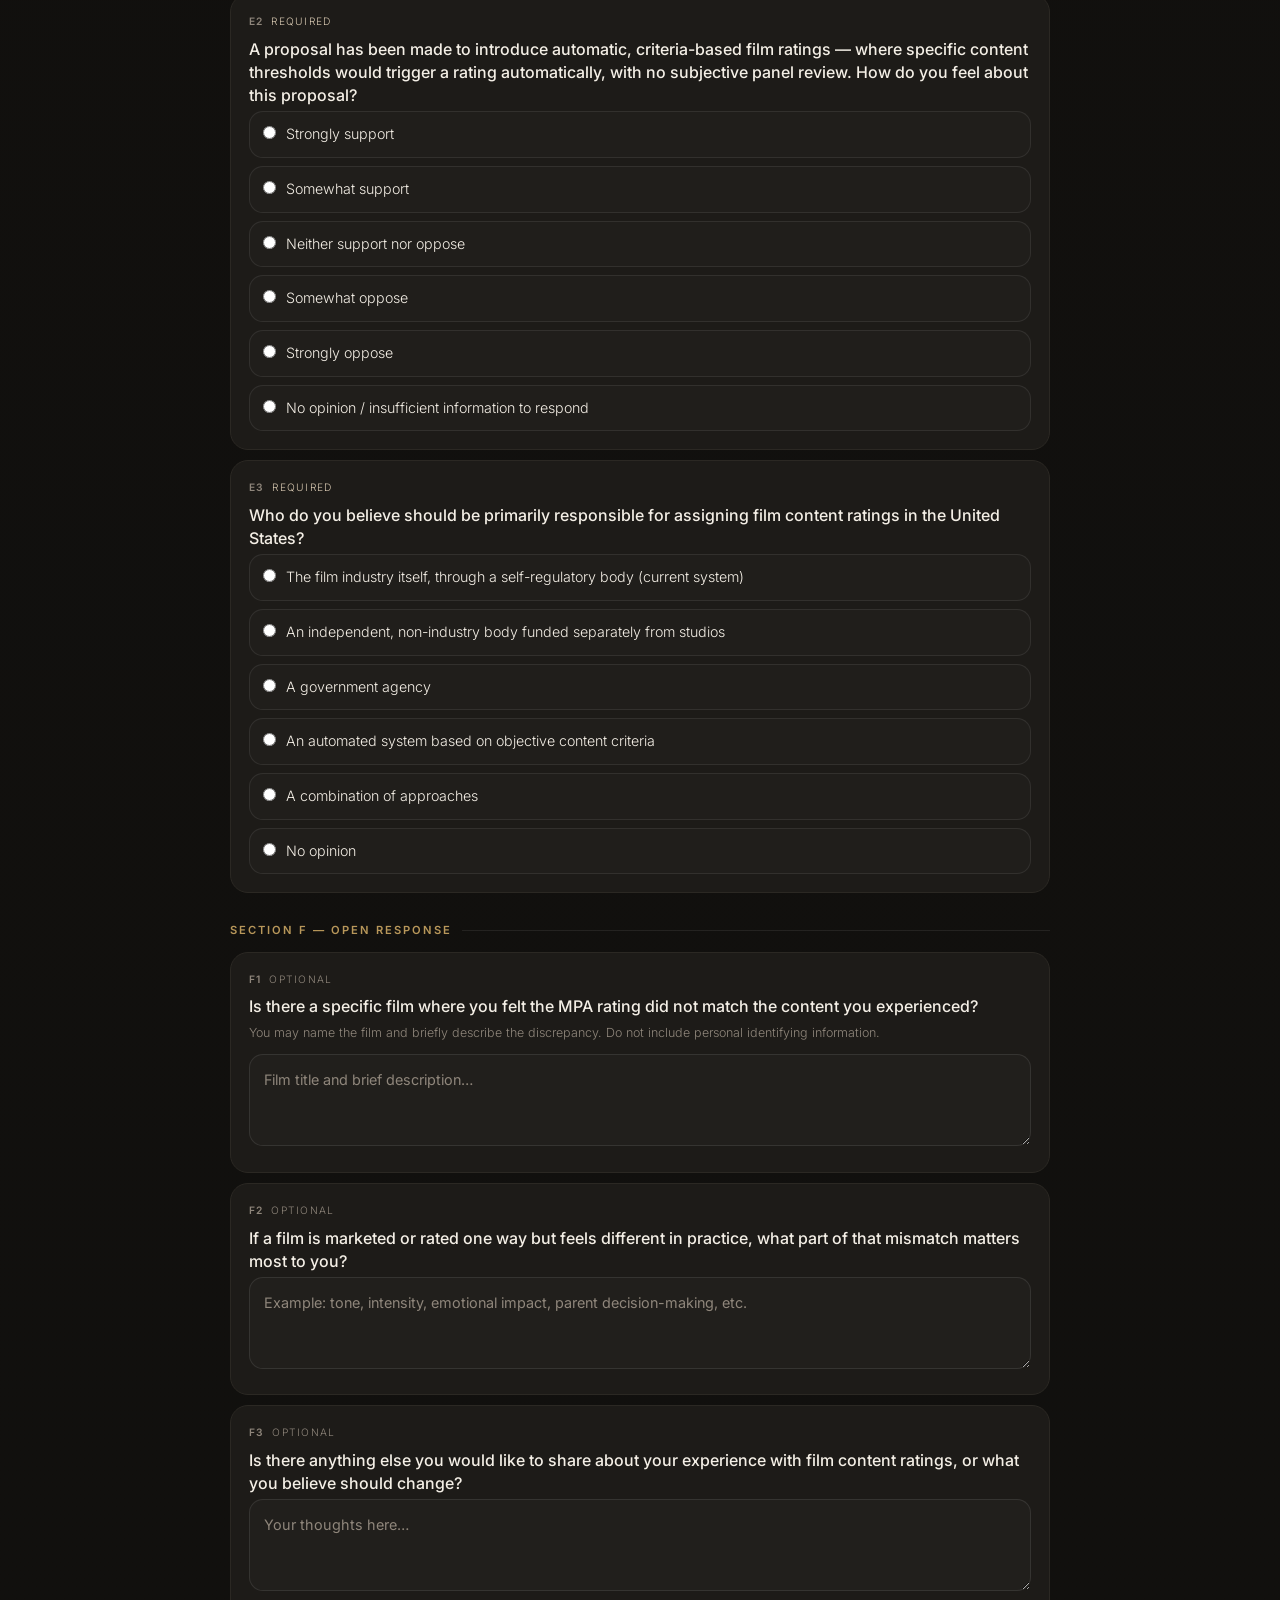
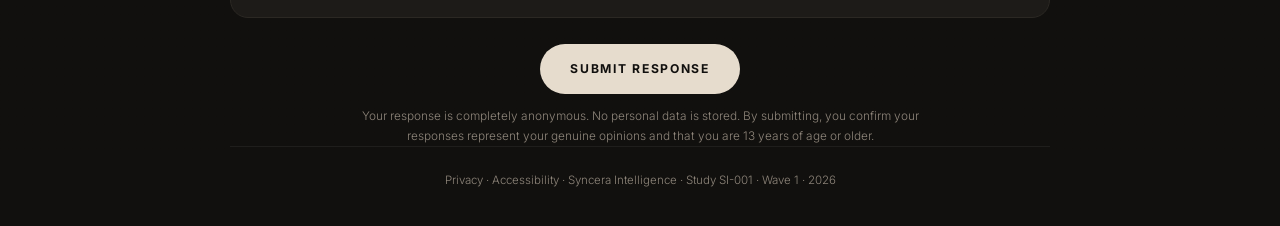
<file: survey_accessible.html>
<!DOCTYPE html>
<html lang="en"><head><meta charset="UTF-8"/><meta name="viewport" content="width=device-width, initial-scale=1.0"/><title>Syncera Intelligence — Content Trust Perception Study</title><link rel="preconnect" href="https://fonts.googleapis.com"><link rel="preconnect" href="https://fonts.gstatic.com" crossorigin><link href="https://fonts.googleapis.com/css2?family=Inter:wght@300;400;500;600;700&family=DM+Serif+Display:ital@0;1&display=swap" rel="stylesheet"><style>
*,*::before,*::after{box-sizing:border-box;margin:0;padding:0}:root{--bg:#11100e;--bg-2:#171614;--panel:#1d1b18;--panel-2:#23201c;--ink:#f4efe6;--mid:#b5aca1;--muted:#8f867b;--border:#2b2823;--accent:#e6dccd;--accent-2:#d4c5ae;--soft-gold:#b8975a;--soft-red:#cf8b84;--radius:18px;--max:860px;--shadow:0 24px 70px rgba(0,0,0,.28)}html{scroll-behavior:smooth}body{background:radial-gradient(circle at top right,rgba(255,255,255,.03),transparent 24%),linear-gradient(180deg,#120f0d 0%,#11100e 100%);color:var(--ink);font-family:'Inter',sans-serif;font-weight:300;font-size:.92rem;line-height:1.65;min-height:100vh}a{color:inherit;text-decoration:none}.wrap{max-width:var(--max);margin:0 auto;padding:0 20px}.topbar{position:sticky;top:0;z-index:50;backdrop-filter:blur(10px);background:rgba(17,16,14,.9);border-bottom:1px solid rgba(255,255,255,.06)}.topbar-inner{max-width:1100px;margin:0 auto;padding:16px 20px;display:flex;align-items:center;justify-content:space-between;gap:16px}.brand{display:flex;align-items:center;gap:12px}.logo-mark{width:30px;height:24px;display:grid;grid-template-columns:repeat(5,1fr);gap:3px;align-items:end}.logo-mark span{display:block;border-radius:999px;background:var(--accent)}.logo-mark span:nth-child(1){height:10px;opacity:.45}.logo-mark span:nth-child(2){height:16px;opacity:.66}.logo-mark span:nth-child(3){height:24px}.logo-mark span:nth-child(4){height:15px;opacity:.8}.logo-mark span:nth-child(5){height:19px;opacity:.58}.brand-copy strong{display:block;font-size:.84rem;font-weight:700;letter-spacing:.16em;text-transform:uppercase;line-height:1}.brand-copy small{display:block;margin-top:2px;font-size:.62rem;color:var(--muted);letter-spacing:.17em;text-transform:uppercase;line-height:1}.study-tag{font-size:.68rem;color:var(--muted);letter-spacing:.1em;text-transform:uppercase}.back-link{color:var(--mid);font-size:.76rem;letter-spacing:.12em;text-transform:uppercase}
.progress-shell{position:sticky;top:57px;z-index:40;background:linear-gradient(180deg,rgba(17,16,14,.96),rgba(17,16,14,.88));backdrop-filter:blur(10px);border-bottom:1px solid rgba(255,255,255,.05)}.progress-wrap{max-width:1100px;margin:0 auto;padding:12px 20px}.progress-info{display:flex;justify-content:space-between;gap:12px;margin-bottom:8px;font-size:.68rem;color:var(--muted);letter-spacing:.12em;text-transform:uppercase}.progress-track{height:8px;background:rgba(255,255,255,.06);border-radius:999px;overflow:hidden}.progress-fill{height:100%;width:0%;background:var(--accent);transition:width .3s ease}
.hero{padding:40px 0 18px}.hero-card{background:linear-gradient(180deg,rgba(255,255,255,.03),rgba(255,255,255,.015));border:1px solid rgba(255,255,255,.08);border-radius:28px;padding:28px;box-shadow:var(--shadow)}.eyebrow{font-size:.68rem;letter-spacing:.22em;text-transform:uppercase;color:var(--soft-gold);font-weight:600}h1{margin:12px 0 14px;font-family:"DM Serif Display",serif;font-size:clamp(2.05rem,4vw,3.4rem);font-weight:400;line-height:1.08;letter-spacing:-.03em}h1 em{color:var(--accent-2);font-style:italic}.hero p{color:var(--mid);margin-bottom:10px;max-width:65ch}.hero-grid{display:grid;grid-template-columns:1fr 1fr;gap:16px;margin-top:18px}.mini-card{background:rgba(255,255,255,.02);border:1px solid rgba(255,255,255,.08);border-radius:18px;padding:16px}.mini-card strong{display:block;color:var(--accent);font-size:.72rem;letter-spacing:.12em;text-transform:uppercase;margin-bottom:8px}.mini-card p{margin:0;font-size:.87rem;line-height:1.65}.consent{margin-top:18px;background:rgba(230,220,205,.06);border:1px solid rgba(230,220,205,.12);border-left:3px solid var(--accent-2);border-radius:14px;padding:15px 16px;color:var(--mid);font-size:.82rem;line-height:1.72}.consent strong{color:var(--ink);font-weight:600}
main{padding:18px 0 72px}.section-label{display:flex;align-items:center;gap:10px;margin:28px 0 12px;font-size:.7rem;color:var(--soft-gold);letter-spacing:.18em;text-transform:uppercase;font-weight:600}.section-label::after{content:'';flex:1;height:1px;background:rgba(255,255,255,.08)}.method-note{margin-bottom:12px;padding:12px 14px;border-left:2px solid rgba(255,255,255,.08);color:var(--muted);font-size:.78rem;line-height:1.7;font-style:italic}.q-block{background:var(--panel);border:1px solid var(--border);border-radius:var(--radius);padding:18px;margin-bottom:10px;scroll-margin-top:140px}.q-block.is-attention{background:linear-gradient(180deg,rgba(184,151,90,.08),rgba(184,151,90,.03));border-color:rgba(184,151,90,.35)}.q-block.has-error{border-color:rgba(207,139,132,.55);box-shadow:0 0 0 1px rgba(207,139,132,.15) inset}
.q-meta{display:flex;align-items:center;gap:8px;margin-bottom:8px;flex-wrap:wrap}.q-num,.q-status{font-size:.64rem;letter-spacing:.12em;text-transform:uppercase}.q-num{color:var(--muted);font-weight:600}.q-required{color:var(--accent-2)}.q-optional{color:var(--muted)}.q-text{font-size:1rem;font-weight:500;color:var(--ink);line-height:1.45;margin-bottom:4px}.q-note{font-size:.78rem;color:var(--muted);line-height:1.58;margin-bottom:12px}
.radio-stack,.check-stack{display:flex;flex-direction:column;gap:8px}.radio-item,.check-item{display:flex;align-items:flex-start;gap:10px;padding:12px 13px;border:1px solid rgba(255,255,255,.08);border-radius:14px;cursor:pointer;background:rgba(255,255,255,.015);transition:border-color .15s ease,background .15s ease}.radio-item:hover,.check-item:hover{border-color:rgba(230,220,205,.28);background:rgba(255,255,255,.028)}.radio-item.selected,.check-item.selected{border-color:rgba(230,220,205,.42);background:rgba(230,220,205,.05)}.radio-item input[type="radio"],.check-item input[type="checkbox"]{margin-top:2px;accent-color:var(--accent);flex-shrink:0}.radio-label,.check-label{font-size:.89rem;line-height:1.45;color:var(--ink)}
.likert-wrap{overflow-x:auto;border:1px solid rgba(255,255,255,.08);border-radius:14px;background:rgba(255,255,255,.01)}.likert-table{width:100%;border-collapse:collapse;min-width:610px}.likert-table th{font-size:.62rem;font-weight:600;color:var(--muted);text-align:center;padding:10px 6px;letter-spacing:.12em;border-bottom:1px solid rgba(255,255,255,.08);text-transform:uppercase;background:rgba(255,255,255,.01)}.likert-table th:first-child,.likert-table td:first-child{text-align:left;padding-left:14px}.likert-table td{text-align:center;padding:12px 6px;border-bottom:1px solid rgba(255,255,255,.06);color:var(--mid);font-size:.84rem;vertical-align:middle}.likert-table td:first-child{color:var(--ink);line-height:1.42;padding-right:14px}.likert-table tr:last-child td{border-bottom:none}.likert-table input[type="radio"]{accent-color:var(--accent);width:15px;height:15px;cursor:pointer}.likert-anchors{display:flex;justify-content:space-between;margin-top:6px;font-size:.68rem;color:var(--muted);font-style:italic}
.rating-ref{background:var(--panel-2);border:1px solid rgba(255,255,255,.08);border-radius:18px;padding:16px;margin-bottom:12px}.rating-ref-label{font-size:.64rem;color:var(--soft-gold);font-weight:600;letter-spacing:.14em;text-transform:uppercase;margin-bottom:8px}.rating-ref p{color:var(--mid);font-size:.82rem;line-height:1.65;margin-bottom:10px}.rating-grid{display:grid;grid-template-columns:repeat(auto-fit,minmax(126px,1fr));gap:8px}.rating-pill{background:rgba(255,255,255,.02);border:1px solid rgba(255,255,255,.07);border-radius:14px;padding:11px 12px;color:var(--mid);font-size:.76rem;line-height:1.45}.rating-pill strong{display:block;margin-bottom:4px;color:var(--accent);font-size:.82rem;font-weight:700;letter-spacing:.04em}
textarea,input[type="text"]{width:100%;border:1px solid rgba(255,255,255,.09);border-radius:14px;background:rgba(255,255,255,.02);padding:13px 14px;font-family:'Inter',sans-serif;font-size:.9rem;color:var(--ink);outline:none;transition:border-color .15s ease,background .15s ease;line-height:1.6}textarea{min-height:92px;resize:vertical}textarea:focus,input[type="text"]:focus{border-color:rgba(230,220,205,.28);background:rgba(255,255,255,.03)}textarea::placeholder,input[type="text"]::placeholder{color:var(--muted)}
.disqualify-msg{display:none;background:rgba(207,139,132,.08);border:1px solid rgba(207,139,132,.22);border-radius:12px;padding:12px 13px;margin-top:10px;font-size:.82rem;color:var(--soft-red);line-height:1.55}.attn-note{margin-top:6px;font-size:.74rem;color:var(--soft-gold);font-style:italic}.error-msg{display:none;margin-top:8px;font-size:.75rem;color:var(--soft-red)}.q-block.has-error .error-msg{display:block}
.submit-area{margin-top:26px;display:flex;flex-direction:column;gap:12px;align-items:center}.submit-btn{border:none;background:var(--accent);color:#11100e;min-height:50px;padding:0 30px;border-radius:999px;font-family:'Inter',sans-serif;font-size:.76rem;font-weight:700;letter-spacing:.14em;text-transform:uppercase;cursor:pointer;transition:transform .15s ease,opacity .15s ease}.submit-btn:hover{transform:translateY(-1px)}.submit-btn:disabled{opacity:.6;cursor:not-allowed;transform:none}.submit-note{max-width:560px;text-align:center;font-size:.74rem;color:var(--muted);line-height:1.72}.footer{border-top:1px solid rgba(255,255,255,.06);padding:24px 0 36px;color:var(--muted);font-size:.72rem;text-align:center}
.modal-overlay{position:fixed;inset:0;background:rgba(0,0,0,.62);display:none;align-items:center;justify-content:center;padding:20px;z-index:100}.modal-overlay.show{display:flex}.modal{width:min(560px,100%);background:#181614;border:1px solid rgba(255,255,255,.10);border-radius:24px;padding:30px;box-shadow:0 30px 90px rgba(0,0,0,.45);text-align:center}.modal-mark{width:56px;height:56px;margin:0 auto 16px;display:grid;place-items:center;border-radius:999px;border:1px solid rgba(255,255,255,.12);color:var(--accent);font-size:1.1rem}.modal h2{margin:0 0 10px;font-family:"DM Serif Display",serif;font-size:2rem;font-weight:400;letter-spacing:-.02em;line-height:1.08}.modal p{color:var(--mid);margin-bottom:18px;line-height:1.7}.modal-actions{display:flex;justify-content:center;gap:10px;flex-wrap:wrap}.modal-btn{min-height:46px;padding:0 18px;border-radius:999px;font-size:.74rem;font-weight:700;letter-spacing:.12em;text-transform:uppercase;cursor:pointer}.modal-btn.primary{border:none;background:var(--accent);color:#11100e}.modal-btn.secondary{border:1px solid rgba(255,255,255,.12);background:transparent;color:var(--ink)}
@media (max-width:760px){.hero-grid{grid-template-columns:1fr}.progress-info{font-size:.62rem}}@media (max-width:580px){.topbar-inner,.progress-wrap,.wrap{padding-left:16px;padding-right:16px}.study-tag{display:none}.hero-card,.q-block,.rating-ref,.modal{padding:16px}.submit-btn{width:100%}.modal-actions{flex-direction:column}.modal-btn{width:100%}}

:focus{outline:2px solid #e6dccd;outline-offset:2px}
:focus:not(:focus-visible){outline:none}
:focus-visible{outline:2px solid #e6dccd;outline-offset:2px}

</style></head>
<body>
<div class="topbar"><div class="topbar-inner"><div class="brand"><div class="logo-mark" aria-hidden="true"><span></span><span></span><span></span><span></span><span></span></div><div class="brand-copy"><strong>Syncera</strong><small>Intelligence</small></div></div><div class="study-tag">Study SI-001 · Wave 1 · 2026</div><a class="back-link" href="index.html">Back to site</a></div></div>
<div class="progress-shell"><div class="progress-wrap"><div class="progress-info"><span id="progressLabel">Not started</span><span id="progressPct">0% complete</span></div><div class="progress-track" role="progressbar" aria-label="Survey completion progress" aria-valuemin="0" aria-valuemax="100" aria-valuenow="0"><div class="progress-fill" id="progressFill"></div></div></div></div>
<div class="wrap hero"><div class="hero-card"><div class="eyebrow">Independent Research · April 2026</div><h1>Content trust <em>perception</em> study</h1><p>This study measures whether official U.S. film ratings match what real audiences say they actually experience — including intensity, tone, and mismatch between label and reality.</p><p>You may also share the most recent film you watched so Syncera can begin building a title-level live pulse over time.</p><div class="hero-grid"><div class="mini-card"><strong>What to expect</strong><p>Approximately 6–8 minutes. No right or wrong answers. Please respond based on your genuine experience.</p></div><div class="mini-card"><strong>What makes this different</strong><p>This study is about accuracy, not popularity. It captures whether a film matched expectations — not whether you liked it.</p></div></div><div class="consent"><strong>Informed Consent —</strong> Participation is voluntary and anonymous. No personally identifying information is collected. Responses may be used in aggregated, anonymized form for research, publications, title-level pulse summaries, and policy or business discussion by Syncera Intelligence. By proceeding, you confirm you are 13 years of age or older.</div></div></div>
<main class="wrap">
<form id="surveyForm" action="https://formspree.io/f/xkokvwvv" method="POST" novalidate aria-describedby="surveyHelp">
<p id="surveyHelp" style="position:absolute;left:-10000px;top:auto;width:1px;height:1px;overflow:hidden;">All required fields must be completed before submission. This survey is anonymous.</p><input type="hidden" name="_subject" value="Syncera Intelligence — SI-001 submission"><input type="hidden" name="study_id" value="SI-001"><input type="hidden" name="wave" value="1"><input type="hidden" name="attention_check_passed" id="attentionCheckField" value=""><input type="hidden" name="submission_timestamp" id="timestampField" value="">
<div class="section-label">Screener</div>
<div class="q-block" id="q-s1"><div class="q-meta"><span class="q-num">Screener</span><span class="q-status q-required">Required</span></div><div class="q-text">Have you watched at least one film in the past 12 months — in a theater, at home, or on a streaming platform?</div><div class="q-note">This establishes basic eligibility for the study.</div><div class="radio-stack"><label class="radio-item"><input type="radio" name="screener" value="yes"> <span class="radio-label">Yes</span></label><label class="radio-item"><input type="radio" name="screener" value="no"> <span class="radio-label">No</span></label></div><div class="disqualify-msg" id="disqualify-msg" aria-live="polite">Thank you for your time. This study is designed for people who have recently watched films, so you would not qualify for this survey.</div><div class="error-msg" aria-live="polite">Please select an answer to continue.</div></div>

<div class="section-label">Section A — Background</div><div class="method-note">Demographic questions appear first to capture baseline characteristics before later survey content can influence responses. All demographic fields are optional — “Prefer not to say” is always available.</div>
<div class="q-block" id="q-a1"><div class="q-meta"><span class="q-num">A1</span><span class="q-status q-optional">Optional</span></div><div class="q-text">What is your age range?</div><div class="radio-stack"><label class="radio-item"><input type="radio" name="age" value="under18"> <span class="radio-label">Under 18</span></label><label class="radio-item"><input type="radio" name="age" value="18-24"> <span class="radio-label">18–24</span></label><label class="radio-item"><input type="radio" name="age" value="25-34"> <span class="radio-label">25–34</span></label><label class="radio-item"><input type="radio" name="age" value="35-44"> <span class="radio-label">35–44</span></label><label class="radio-item"><input type="radio" name="age" value="45-54"> <span class="radio-label">45–54</span></label><label class="radio-item"><input type="radio" name="age" value="55-64"> <span class="radio-label">55–64</span></label><label class="radio-item"><input type="radio" name="age" value="65plus"> <span class="radio-label">65 or older</span></label><label class="radio-item"><input type="radio" name="age" value="prefer_not_to_say"> <span class="radio-label">Prefer not to say</span></label></div></div>
<div class="q-block" id="q-a2"><div class="q-meta"><span class="q-num">A2</span><span class="q-status q-optional">Optional</span></div><div class="q-text">What is your gender?</div><div class="radio-stack"><label class="radio-item"><input type="radio" name="gender" value="woman"> <span class="radio-label">Woman</span></label><label class="radio-item"><input type="radio" name="gender" value="man"> <span class="radio-label">Man</span></label><label class="radio-item"><input type="radio" name="gender" value="nonbinary"> <span class="radio-label">Non-binary / gender non-conforming</span></label><label class="radio-item"><input type="radio" name="gender" value="self_describe"> <span class="radio-label">Prefer to self-describe</span></label><label class="radio-item"><input type="radio" name="gender" value="prefer_not_to_say"> <span class="radio-label">Prefer not to say</span></label></div></div>
<div class="q-block" id="q-a3"><div class="q-meta"><span class="q-num">A3</span><span class="q-status q-optional">Optional</span></div><div class="q-text">Which of the following best describes your racial or ethnic background?</div><div class="q-note">Select all that apply.</div><div class="check-stack"><label class="check-item"><input type="checkbox" name="ethnicity" value="asian"> <span class="check-label">Asian or Asian American</span></label><label class="check-item"><input type="checkbox" name="ethnicity" value="black"> <span class="check-label">Black or African American</span></label><label class="check-item"><input type="checkbox" name="ethnicity" value="hispanic"> <span class="check-label">Hispanic or Latino/a/x</span></label><label class="check-item"><input type="checkbox" name="ethnicity" value="indigenous"> <span class="check-label">Indigenous or Native American</span></label><label class="check-item"><input type="checkbox" name="ethnicity" value="middle_eastern_north_african"> <span class="check-label">Middle Eastern or North African</span></label><label class="check-item"><input type="checkbox" name="ethnicity" value="white"> <span class="check-label">White or European American</span></label><label class="check-item"><input type="checkbox" name="ethnicity" value="multiracial"> <span class="check-label">Multiracial or mixed heritage</span></label><label class="check-item"><input type="checkbox" name="ethnicity" value="other"> <span class="check-label">Another background not listed</span></label><label class="check-item"><input type="checkbox" name="ethnicity" value="prefer_not_to_say"> <span class="check-label">Prefer not to say</span></label></div></div>
<div class="q-block" id="q-a4"><div class="q-meta"><span class="q-num">A4</span><span class="q-status q-optional">Optional</span></div><div class="q-text">Do you have children or regularly make viewing decisions for anyone under 18?</div><div class="radio-stack"><label class="radio-item"><input type="radio" name="parent" value="yes_under13"> <span class="radio-label">Yes — I make decisions for children under 13</span></label><label class="radio-item"><input type="radio" name="parent" value="yes_13_17"> <span class="radio-label">Yes — I make decisions for teens aged 13–17</span></label><label class="radio-item"><input type="radio" name="parent" value="yes_both"> <span class="radio-label">Yes — both age groups</span></label><label class="radio-item"><input type="radio" name="parent" value="no"> <span class="radio-label">No — I do not make viewing decisions for minors</span></label><label class="radio-item"><input type="radio" name="parent" value="prefer_not_to_say"> <span class="radio-label">Prefer not to say</span></label></div></div>

<div class="section-label">Section B — Viewing Habits</div>
<div class="q-block" id="q-b0"><div class="q-meta"><span class="q-num">B0</span><span class="q-status q-optional">Optional</span></div><div class="q-text">What is the most recent film you watched?</div><div class="q-note">Optional, but very helpful. This lets Syncera begin building title-level “live pulse” insight over time.</div><input type="text" name="recent_title" placeholder="Example: Inside Out 2"></div>
<div class="q-block" id="q-b1"><div class="q-meta"><span class="q-num">B1</span><span class="q-status q-required">Required</span></div><div class="q-text">How often do you watch films?</div><div class="radio-stack"><label class="radio-item"><input type="radio" name="watch_freq" value="daily"> <span class="radio-label">Daily or near-daily</span></label><label class="radio-item"><input type="radio" name="watch_freq" value="weekly"> <span class="radio-label">Several times a week</span></label><label class="radio-item"><input type="radio" name="watch_freq" value="monthly"> <span class="radio-label">A few times a month</span></label><label class="radio-item"><input type="radio" name="watch_freq" value="occasionally"> <span class="radio-label">Occasionally — a few times a year</span></label></div><div class="error-msg" aria-live="polite">Please select an answer.</div></div>
<div class="q-block" id="q-b2"><div class="q-meta"><span class="q-num">B2</span><span class="q-status q-required">Required</span></div><div class="q-text">How often do you check a film’s rating before deciding to watch it or allow someone else to watch it?</div><div class="radio-stack"><label class="radio-item"><input type="radio" name="check_freq" value="always"> <span class="radio-label">Always</span></label><label class="radio-item"><input type="radio" name="check_freq" value="usually"> <span class="radio-label">Usually</span></label><label class="radio-item"><input type="radio" name="check_freq" value="sometimes"> <span class="radio-label">Sometimes</span></label><label class="radio-item"><input type="radio" name="check_freq" value="rarely"> <span class="radio-label">Rarely</span></label><label class="radio-item"><input type="radio" name="check_freq" value="never"> <span class="radio-label">Never</span></label></div><div class="error-msg" aria-live="polite">Please select an answer.</div></div>

<div class="section-label">Section C — Rating System Knowledge</div>
<div class="rating-ref"><div class="rating-ref-label">Reference Information — Please read before continuing</div><p>The following categories are used by the Motion Picture Association (MPA) to classify U.S. films. Definitions below are adapted from official MPA rating descriptions.</p><div class="rating-grid"><div class="rating-pill"><strong>G</strong>General audiences. No content likely to offend most parents.</div><div class="rating-pill"><strong>PG</strong>Parental guidance suggested. Some material may not suit young children.</div><div class="rating-pill"><strong>PG-13</strong>Parents strongly cautioned. Some material may be inappropriate for under-13s.</div><div class="rating-pill"><strong>R</strong>Restricted. Under 17 requires accompanying parent or adult guardian.</div><div class="rating-pill"><strong>NC-17</strong>Adults only. No one 17 and under admitted.</div></div></div>
<div class="q-block" id="q-c1"><div class="q-meta"><span class="q-num">C1</span><span class="q-status q-required">Required</span></div><div class="q-text">Before reading the reference above, how familiar were you with how MPA film ratings are assigned?</div><div class="q-note">Please answer based on what you knew before reading the reference box.</div><div class="radio-stack"><label class="radio-item"><input type="radio" name="prior_knowledge" value="very"> <span class="radio-label">Very familiar — I understood the criteria and process in detail</span></label><label class="radio-item"><input type="radio" name="prior_knowledge" value="somewhat"> <span class="radio-label">Somewhat familiar — I knew the ratings existed but not the specifics</span></label><label class="radio-item"><input type="radio" name="prior_knowledge" value="little"> <span class="radio-label">A little familiar — I recognized the ratings but did not know how they were assigned</span></label><label class="radio-item"><input type="radio" name="prior_knowledge" value="not_at_all"> <span class="radio-label">Not at all familiar</span></label></div><div class="error-msg" aria-live="polite">Please select an answer.</div></div>
<div class="q-block" id="q-c2"><div class="q-meta"><span class="q-num">C2</span><span class="q-status q-required">Required</span></div><div class="q-text">How would you describe your overall level of trust in the MPA film rating system?</div><div class="q-note">1 = No trust at all · 5 = Complete trust</div><div class="likert-wrap"><table class="likert-table"><thead><tr><th style="width:40%"></th><th>1</th><th>2</th><th>3</th><th>4</th><th>5</th><th style="width:90px">No opinion</th></tr></thead><tbody><tr><td>Trust in the MPA rating system</td><td><input type="radio" name="trust" value="1"></td><td><input type="radio" name="trust" value="2"></td><td><input type="radio" name="trust" value="3"></td><td><input type="radio" name="trust" value="4"></td><td><input type="radio" name="trust" value="5"></td><td><input type="radio" name="trust" value="no_opinion"></td></tr></tbody></table></div><div class="likert-anchors"><span>No trust</span><span>Complete trust</span></div><div class="error-msg" aria-live="polite">Please select a response.</div></div>

<div class="section-label">Section D — Rating Perception</div>
<div class="q-block" id="q-d1"><div class="q-meta"><span class="q-num">D1</span><span class="q-status q-required">Required</span></div><div class="q-text">In your personal experience, how often does a film’s actual content match what you expected based on its MPA rating?</div><div class="radio-stack"><label class="radio-item"><input type="radio" name="match_freq" value="almost_always"> <span class="radio-label">Almost always — the rating accurately reflects the content I encountered</span></label><label class="radio-item"><input type="radio" name="match_freq" value="usually"> <span class="radio-label">Usually — occasional surprises, but mostly accurate</span></label><label class="radio-item"><input type="radio" name="match_freq" value="sometimes"> <span class="radio-label">Sometimes — I am frequently surprised by content not reflected in the rating</span></label><label class="radio-item"><input type="radio" name="match_freq" value="rarely"> <span class="radio-label">Rarely — the rating often does not reflect what I actually see</span></label><label class="radio-item"><input type="radio" name="match_freq" value="no_opinion"> <span class="radio-label">I have not paid close attention to this</span></label></div><div class="error-msg" aria-live="polite">Please select an answer.</div></div>
<div class="q-block" id="q-d1b"><div class="q-meta"><span class="q-num">D1b</span><span class="q-status q-required">Required</span></div><div class="q-text">How often does the overall “vibe” or tone of a film match what its marketing and rating led you to expect?</div><div class="q-note">Think about whether something felt lighter, darker, more intense, or more uncomfortable than you expected.</div><div class="radio-stack"><label class="radio-item"><input type="radio" name="vibe_match" value="almost_always"> <span class="radio-label">Almost always</span></label><label class="radio-item"><input type="radio" name="vibe_match" value="usually"> <span class="radio-label">Usually</span></label><label class="radio-item"><input type="radio" name="vibe_match" value="sometimes"> <span class="radio-label">Sometimes</span></label><label class="radio-item"><input type="radio" name="vibe_match" value="rarely"> <span class="radio-label">Rarely</span></label><label class="radio-item"><input type="radio" name="vibe_match" value="no_opinion"> <span class="radio-label">I do not pay attention to this</span></label></div><div class="error-msg" aria-live="polite">Please select an answer.</div></div>
<div class="q-block" id="q-d2"><div class="q-meta"><span class="q-num">D2</span><span class="q-status q-required">Required</span></div><div class="q-text">Please rate your agreement with each of the following statements.</div><div class="q-note">1 = Strongly disagree · 5 = Strongly agree · Select “No opinion” if you are unsure.</div><div class="likert-wrap"><table class="likert-table"><thead><tr><th style="width:44%">Statement</th><th>1</th><th>2</th><th>3</th><th>4</th><th>5</th><th style="width:90px">No opinion</th></tr></thead><tbody><tr><td>The current rating categories are sufficient to describe a film’s content</td><td><input type="radio" name="stmt1" value="1"></td><td><input type="radio" name="stmt1" value="2"></td><td><input type="radio" name="stmt1" value="3"></td><td><input type="radio" name="stmt1" value="4"></td><td><input type="radio" name="stmt1" value="5"></td><td><input type="radio" name="stmt1" value="no_opinion"></td></tr><tr><td>The MPA applies consistent standards across different types of films</td><td><input type="radio" name="stmt2" value="1"></td><td><input type="radio" name="stmt2" value="2"></td><td><input type="radio" name="stmt2" value="3"></td><td><input type="radio" name="stmt2" value="4"></td><td><input type="radio" name="stmt2" value="5"></td><td><input type="radio" name="stmt2" value="no_opinion"></td></tr><tr><td>Film ratings adequately reflect the needs of diverse audiences</td><td><input type="radio" name="stmt3" value="1"></td><td><input type="radio" name="stmt3" value="2"></td><td><input type="radio" name="stmt3" value="3"></td><td><input type="radio" name="stmt3" value="4"></td><td><input type="radio" name="stmt3" value="5"></td><td><input type="radio" name="stmt3" value="no_opinion"></td></tr><tr><td>A more detailed content description would be more useful than a single letter rating</td><td><input type="radio" name="stmt4" value="1"></td><td><input type="radio" name="stmt4" value="2"></td><td><input type="radio" name="stmt4" value="3"></td><td><input type="radio" name="stmt4" value="4"></td><td><input type="radio" name="stmt4" value="5"></td><td><input type="radio" name="stmt4" value="no_opinion"></td></tr></tbody></table></div><div class="likert-anchors"><span>Strongly disagree</span><span>Strongly agree</span></div><div class="error-msg" aria-live="polite">Please respond to all statements.</div></div>
<div class="q-block" id="q-d3"><div class="q-meta"><span class="q-num">D3</span><span class="q-status q-required">Required</span></div><div class="q-text">Which content types, if any, do you feel are not accurately reflected in current MPA ratings?</div><div class="q-note">Select all that apply.</div><div class="check-stack"><label class="check-item"><input type="checkbox" name="inaccurate" value="violence"> <span class="check-label">Depictions of violence or physical harm</span></label><label class="check-item"><input type="checkbox" name="inaccurate" value="language"> <span class="check-label">Profanity and strong language</span></label><label class="check-item"><input type="checkbox" name="inaccurate" value="sexual"> <span class="check-label">Sexual content or suggestive material</span></label><label class="check-item"><input type="checkbox" name="inaccurate" value="nudity"> <span class="check-label">Nudity</span></label><label class="check-item"><input type="checkbox" name="inaccurate" value="substance"> <span class="check-label">Drug, alcohol, or substance use</span></label><label class="check-item"><input type="checkbox" name="inaccurate" value="theme"> <span class="check-label">Mature or disturbing themes</span></label><label class="check-item"><input type="checkbox" name="inaccurate" value="representation"> <span class="check-label">Representation of marginalized groups</span></label><label class="check-item"><input type="checkbox" name="inaccurate" value="none"> <span class="check-label">I believe all content types are accurately reflected in current ratings</span></label></div><div class="error-msg" aria-live="polite">Please select at least one option.</div></div>
<div class="q-block" id="q-d3b"><div class="q-meta"><span class="q-num">D3b</span><span class="q-status q-required">Required</span></div><div class="q-text">Which of the following “nuance tags” would be most useful to you in addition to a standard film rating?</div><div class="q-note">Select at least one. These help measure what a simple rating misses.</div><div class="check-stack"><label class="check-item"><input type="checkbox" name="nuance_tags" value="psychological_intensity"> <span class="check-label">Psychological intensity</span></label><label class="check-item"><input type="checkbox" name="nuance_tags" value="emotional_discomfort"> <span class="check-label">Emotional discomfort</span></label><label class="check-item"><input type="checkbox" name="nuance_tags" value="cultural_sensitivity"> <span class="check-label">Cultural sensitivity</span></label><label class="check-item"><input type="checkbox" name="nuance_tags" value="tone_mismatch"> <span class="check-label">Tone / vibe mismatch</span></label><label class="check-item"><input type="checkbox" name="nuance_tags" value="parent_relevance"> <span class="check-label">Parent decision relevance</span></label><label class="check-item"><input type="checkbox" name="nuance_tags" value="disturbing_theme_alert"> <span class="check-label">Disturbing theme alert</span></label></div><div class="error-msg" aria-live="polite">Please select at least one option.</div></div>
<div class="q-block is-attention" id="q-attn"><div class="q-meta"><span class="q-num">D4</span><span class="q-status q-required">Required</span></div><div class="q-text">This question is included to ensure response quality. Please select “Somewhat agree” regardless of your personal opinion.</div><div class="attn-note">Attention check — please read and follow the instruction carefully.</div><div class="radio-stack" style="margin-top:10px;"><label class="radio-item"><input type="radio" name="attention" value="strongly_disagree"> <span class="radio-label">Strongly disagree</span></label><label class="radio-item"><input type="radio" name="attention" value="disagree"> <span class="radio-label">Disagree</span></label><label class="radio-item"><input type="radio" name="attention" value="somewhat_agree"> <span class="radio-label">Somewhat agree</span></label><label class="radio-item"><input type="radio" name="attention" value="agree"> <span class="radio-label">Agree</span></label><label class="radio-item"><input type="radio" name="attention" value="strongly_agree"> <span class="radio-label">Strongly agree</span></label></div><div class="error-msg" aria-live="polite">Please select an answer.</div></div>

<div class="section-label">Section E — Reform Attitudes</div>
<div class="q-block" id="q-e1"><div class="q-meta"><span class="q-num">E1</span><span class="q-status q-required">Required</span></div><div class="q-text">In your view, how much change, if any, does the MPA film rating system need?</div><div class="radio-stack"><label class="radio-item"><input type="radio" name="reform_level" value="no_change"> <span class="radio-label">No change — the system works well as it is</span></label><label class="radio-item"><input type="radio" name="reform_level" value="minor"> <span class="radio-label">Minor adjustments — small improvements would help</span></label><label class="radio-item"><input type="radio" name="reform_level" value="moderate"> <span class="radio-label">Moderate reform — meaningful updates are needed</span></label><label class="radio-item"><input type="radio" name="reform_level" value="major"> <span class="radio-label">Major overhaul — the system needs to be fundamentally redesigned</span></label><label class="radio-item"><input type="radio" name="reform_level" value="no_opinion"> <span class="radio-label">I do not have enough information to say</span></label></div><div class="error-msg" aria-live="polite">Please select an answer.</div></div>
<div class="q-block" id="q-e2"><div class="q-meta"><span class="q-num">E2</span><span class="q-status q-required">Required</span></div><div class="q-text">A proposal has been made to introduce automatic, criteria-based film ratings — where specific content thresholds would trigger a rating automatically, with no subjective panel review. How do you feel about this proposal?</div><div class="radio-stack"><label class="radio-item"><input type="radio" name="auto_rating" value="strongly_support"> <span class="radio-label">Strongly support</span></label><label class="radio-item"><input type="radio" name="auto_rating" value="somewhat_support"> <span class="radio-label">Somewhat support</span></label><label class="radio-item"><input type="radio" name="auto_rating" value="neutral"> <span class="radio-label">Neither support nor oppose</span></label><label class="radio-item"><input type="radio" name="auto_rating" value="somewhat_oppose"> <span class="radio-label">Somewhat oppose</span></label><label class="radio-item"><input type="radio" name="auto_rating" value="strongly_oppose"> <span class="radio-label">Strongly oppose</span></label><label class="radio-item"><input type="radio" name="auto_rating" value="no_opinion"> <span class="radio-label">No opinion / insufficient information to respond</span></label></div><div class="error-msg" aria-live="polite">Please select an answer.</div></div>
<div class="q-block" id="q-e3"><div class="q-meta"><span class="q-num">E3</span><span class="q-status q-required">Required</span></div><div class="q-text">Who do you believe should be primarily responsible for assigning film content ratings in the United States?</div><div class="radio-stack"><label class="radio-item"><input type="radio" name="who_rates" value="industry"> <span class="radio-label">The film industry itself, through a self-regulatory body (current system)</span></label><label class="radio-item"><input type="radio" name="who_rates" value="independent"> <span class="radio-label">An independent, non-industry body funded separately from studios</span></label><label class="radio-item"><input type="radio" name="who_rates" value="government"> <span class="radio-label">A government agency</span></label><label class="radio-item"><input type="radio" name="who_rates" value="algorithmic"> <span class="radio-label">An automated system based on objective content criteria</span></label><label class="radio-item"><input type="radio" name="who_rates" value="combination"> <span class="radio-label">A combination of approaches</span></label><label class="radio-item"><input type="radio" name="who_rates" value="no_opinion"> <span class="radio-label">No opinion</span></label></div><div class="error-msg" aria-live="polite">Please select an answer.</div></div>

<div class="section-label">Section F — Open Response</div>
<div class="q-block" id="q-f1"><div class="q-meta"><span class="q-num">F1</span><span class="q-status q-optional">Optional</span></div><div class="q-text">Is there a specific film where you felt the MPA rating did not match the content you experienced?</div><div class="q-note">You may name the film and briefly describe the discrepancy. Do not include personal identifying information.</div><textarea name="film_example" placeholder="Film title and brief description…"></textarea></div>
<div class="q-block" id="q-f2"><div class="q-meta"><span class="q-num">F2</span><span class="q-status q-optional">Optional</span></div><div class="q-text">If a film is marketed or rated one way but feels different in practice, what part of that mismatch matters most to you?</div><textarea name="mismatch_explainer" placeholder="Example: tone, intensity, emotional impact, parent decision-making, etc."></textarea></div>
<div class="q-block" id="q-f3"><div class="q-meta"><span class="q-num">F3</span><span class="q-status q-optional">Optional</span></div><div class="q-text">Is there anything else you would like to share about your experience with film content ratings, or what you believe should change?</div><textarea name="open_feedback" placeholder="Your thoughts here…"></textarea></div>
<div class="submit-area"><button type="submit" class="submit-btn" id="submitBtn">Submit response</button><div class="submit-note">Your response is completely anonymous. No personal data is stored. By submitting, you confirm your responses represent your genuine opinions and that you are 13 years of age or older.</div></div>
</form><div class="footer"><a href="privacy.html">Privacy</a> · <a href="accessibility.html">Accessibility</a> · Syncera Intelligence · Study SI-001 · Wave 1 · 2026</div></main>
<div class="modal-overlay" id="thankYouModal" aria-hidden="true"><div class="modal" role="dialog" aria-modal="true" aria-labelledby="thankYouTitle"><div class="modal-mark">✓</div><h2 id="thankYouTitle">Response recorded.</h2><p>Thank you for contributing to this study. Your anonymous response will be included in the Syncera Intelligence Film Rating Perception Dataset and may contribute to future research, title-level pulse summaries, and policy advocacy.</p><div class="modal-actions"><button class="modal-btn primary" type="button" id="closeModalBtn">Close</button><button class="modal-btn secondary" type="button" onclick="window.location.href='index.html'">Back to site</button></div></div></div>
<script>
const REQUIRED=['screener','watch_freq','check_freq','prior_knowledge','trust','match_freq','vibe_match','stmt1','stmt2','stmt3','stmt4','attention','reform_level','auto_rating','who_rates'];let attentionFailed=false;
const form=document.getElementById('surveyForm'),submitBtn=document.getElementById('submitBtn'),progressFill=document.getElementById('progressFill'),progressPct=document.getElementById('progressPct'),progressLabel=document.getElementById('progressLabel'),disqualifyMsg=document.getElementById('disqualify-msg'),thankYouModal=document.getElementById('thankYouModal'),closeModalBtn=document.getElementById('closeModalBtn'),attentionCheckField=document.getElementById('attentionCheckField'),timestampField=document.getElementById('timestampField');
function updateProgress(){const answered=REQUIRED.filter(name=>form.querySelector(`input[name="${name}"]:checked`)).length;const pct=Math.round((answered/REQUIRED.length)*100);progressFill.style.width=pct+'%';progressPct.textContent=pct+'% complete';progressLabel.textContent=pct===0?'Not started':pct===100?'Ready to submit':'In progress';const progressTrack=document.querySelector('.progress-track');if(progressTrack){progressTrack.setAttribute('aria-valuenow', String(pct));}}
function clearError(block){if(block)block.classList.remove('has-error')}
function setSelectedState(name){document.querySelectorAll(`input[name="${name}"]`).forEach(input=>{const label=input.closest('label');if(label)label.classList.toggle('selected',input.checked)})}
document.querySelectorAll('input[type="radio"]').forEach(radio=>{radio.addEventListener('change',()=>{const name=radio.name;setSelectedState(name);clearError(radio.closest('.q-block'));if(name==='screener'){const disqualified=radio.value==='no';disqualifyMsg.style.display=disqualified?'block':'none';submitBtn.disabled=disqualified}updateProgress()})});
document.querySelectorAll('input[type="checkbox"]').forEach(box=>{box.addEventListener('change',()=>{const label=box.closest('label');if(label)label.classList.toggle('selected',box.checked);clearError(box.closest('.q-block'))})});
function validate(){let valid=true;let firstErrorBlock=null;REQUIRED.forEach(name=>{const selected=form.querySelector(`input[name="${name}"]:checked`);const firstInput=form.querySelector(`input[name="${name}"]`);const block=firstInput?firstInput.closest('.q-block'):null;if(!selected){valid=false;if(block){block.classList.add('has-error');if(!firstErrorBlock)firstErrorBlock=block}}else{clearError(block)}});const inaccurateChecked=document.querySelectorAll('input[name="inaccurate"]:checked');const inaccurateBlock=document.getElementById('q-d3');if(inaccurateChecked.length===0){valid=false;inaccurateBlock.classList.add('has-error');if(!firstErrorBlock)firstErrorBlock=inaccurateBlock}else{inaccurateBlock.classList.remove('has-error')}const nuanceChecked=document.querySelectorAll('input[name="nuance_tags"]:checked');const nuanceBlock=document.getElementById('q-d3b');if(nuanceChecked.length===0){valid=false;nuanceBlock.classList.add('has-error');if(!firstErrorBlock)firstErrorBlock=nuanceBlock}else{nuanceBlock.classList.remove('has-error')}return{valid,firstErrorBlock}}
function openModal(){thankYouModal.classList.add('show');thankYouModal.setAttribute('aria-hidden','false');closeModalBtn.focus()}function closeModal(){thankYouModal.classList.remove('show');thankYouModal.setAttribute('aria-hidden','true')}
closeModalBtn.addEventListener('click',closeModal);thankYouModal.addEventListener('click',(e)=>{if(e.target===thankYouModal)closeModal()});document.addEventListener('keydown',(e)=>{if(e.key==='Escape'&&thankYouModal.classList.contains('show'))closeModal();});
form.addEventListener('submit',async(e)=>{e.preventDefault();const screenerValue=form.querySelector('input[name="screener"]:checked')?.value;if(screenerValue==='no'){disqualifyMsg.style.display='block';document.getElementById('q-s1').scrollIntoView({behavior:'smooth',block:'center'});return}const{valid,firstErrorBlock}=validate();if(!valid){if(firstErrorBlock)firstErrorBlock.scrollIntoView({behavior:'smooth',block:'center'});return}const attentionValue=form.querySelector('input[name="attention"]:checked')?.value;attentionFailed=attentionValue!=='somewhat_agree';attentionCheckField.value=String(!attentionFailed);timestampField.value=new Date().toISOString();submitBtn.disabled=true;submitBtn.textContent='Submitting...';try{const response=await fetch(form.action,{method:form.method,body:new FormData(form),headers:{'Accept':'application/json'}});if(response.ok){form.reset();document.querySelectorAll('.selected').forEach(el=>el.classList.remove('selected'));updateProgress();window.scrollTo({top:0,behavior:'smooth'});openModal()}else{const data=await response.json().catch(()=>({}));const message=data.errors?.map(err=>err.message).join(' ')||'Submission failed. Please try again.';alert(message)}}catch(err){alert('Submission failed. Please check your connection and try again.')}finally{submitBtn.disabled=false;submitBtn.textContent='Submit response'}});
updateProgress();
</script></body></html>
</file>
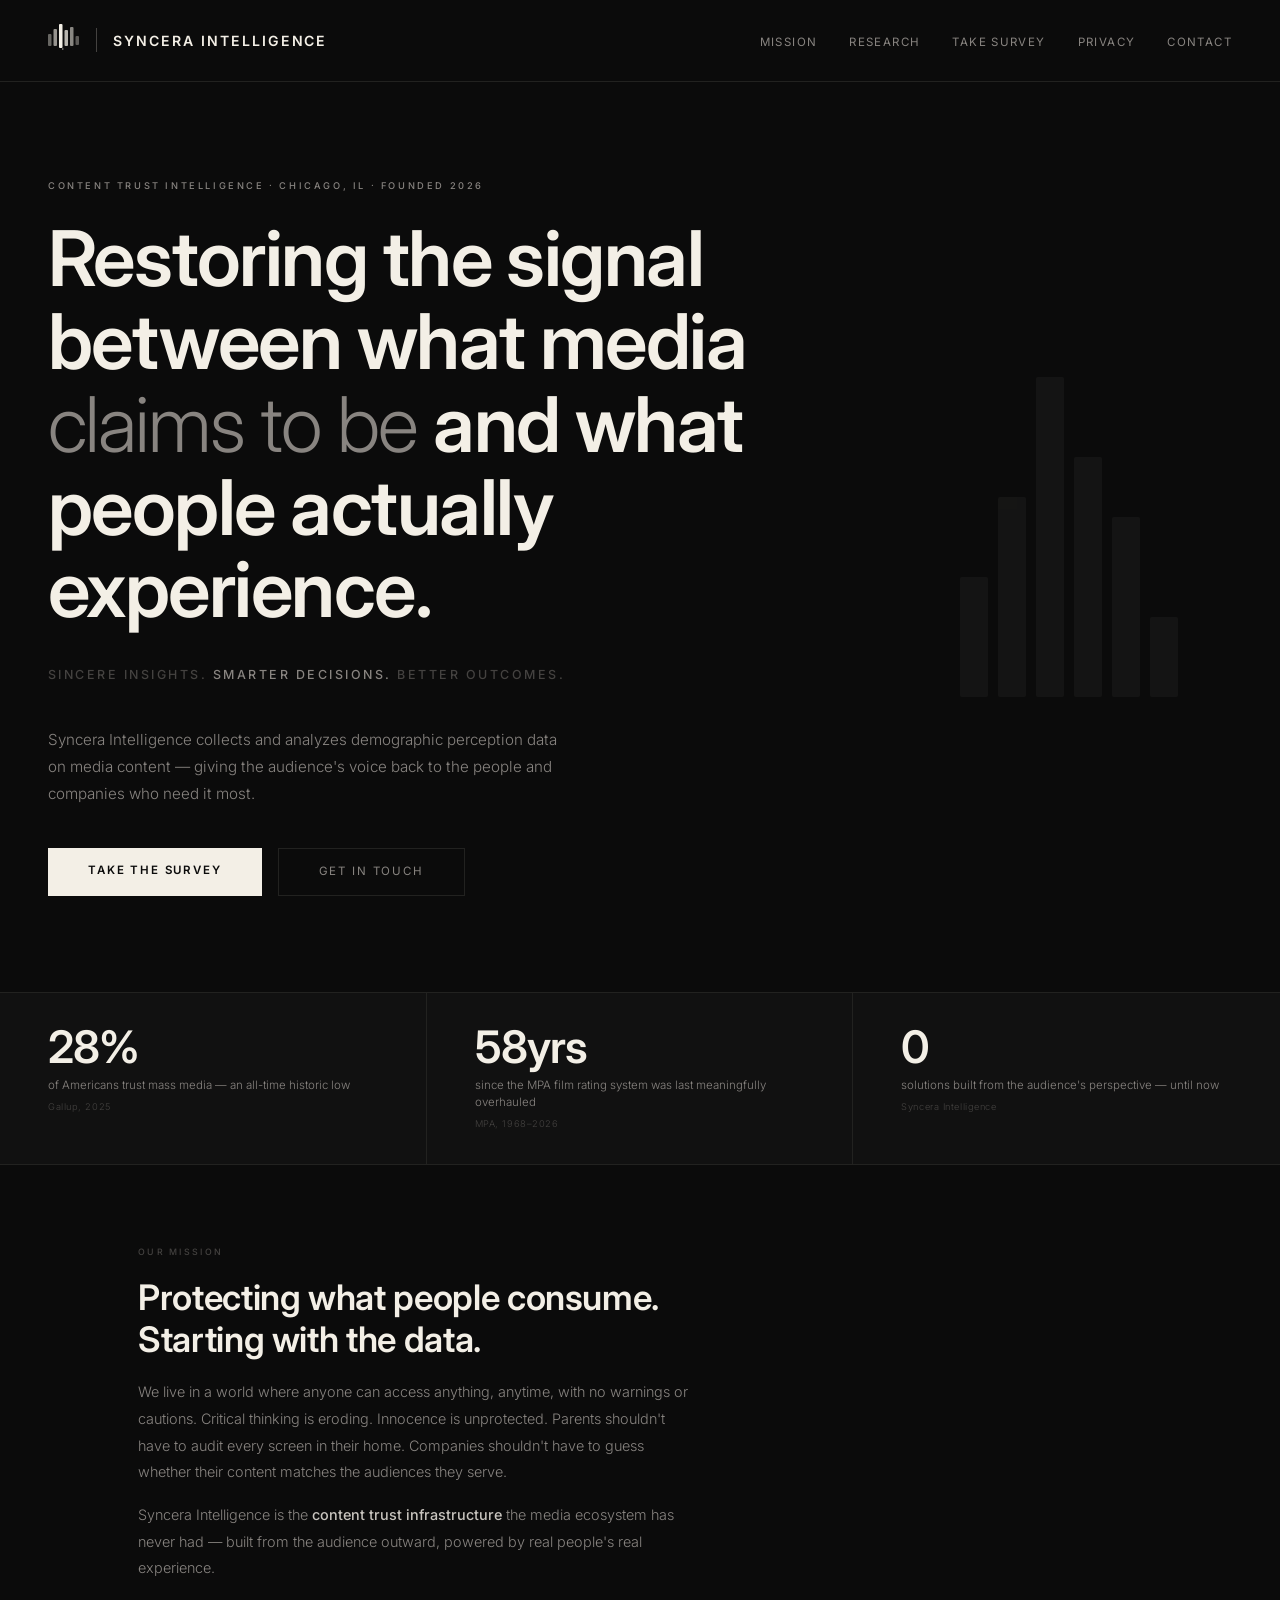
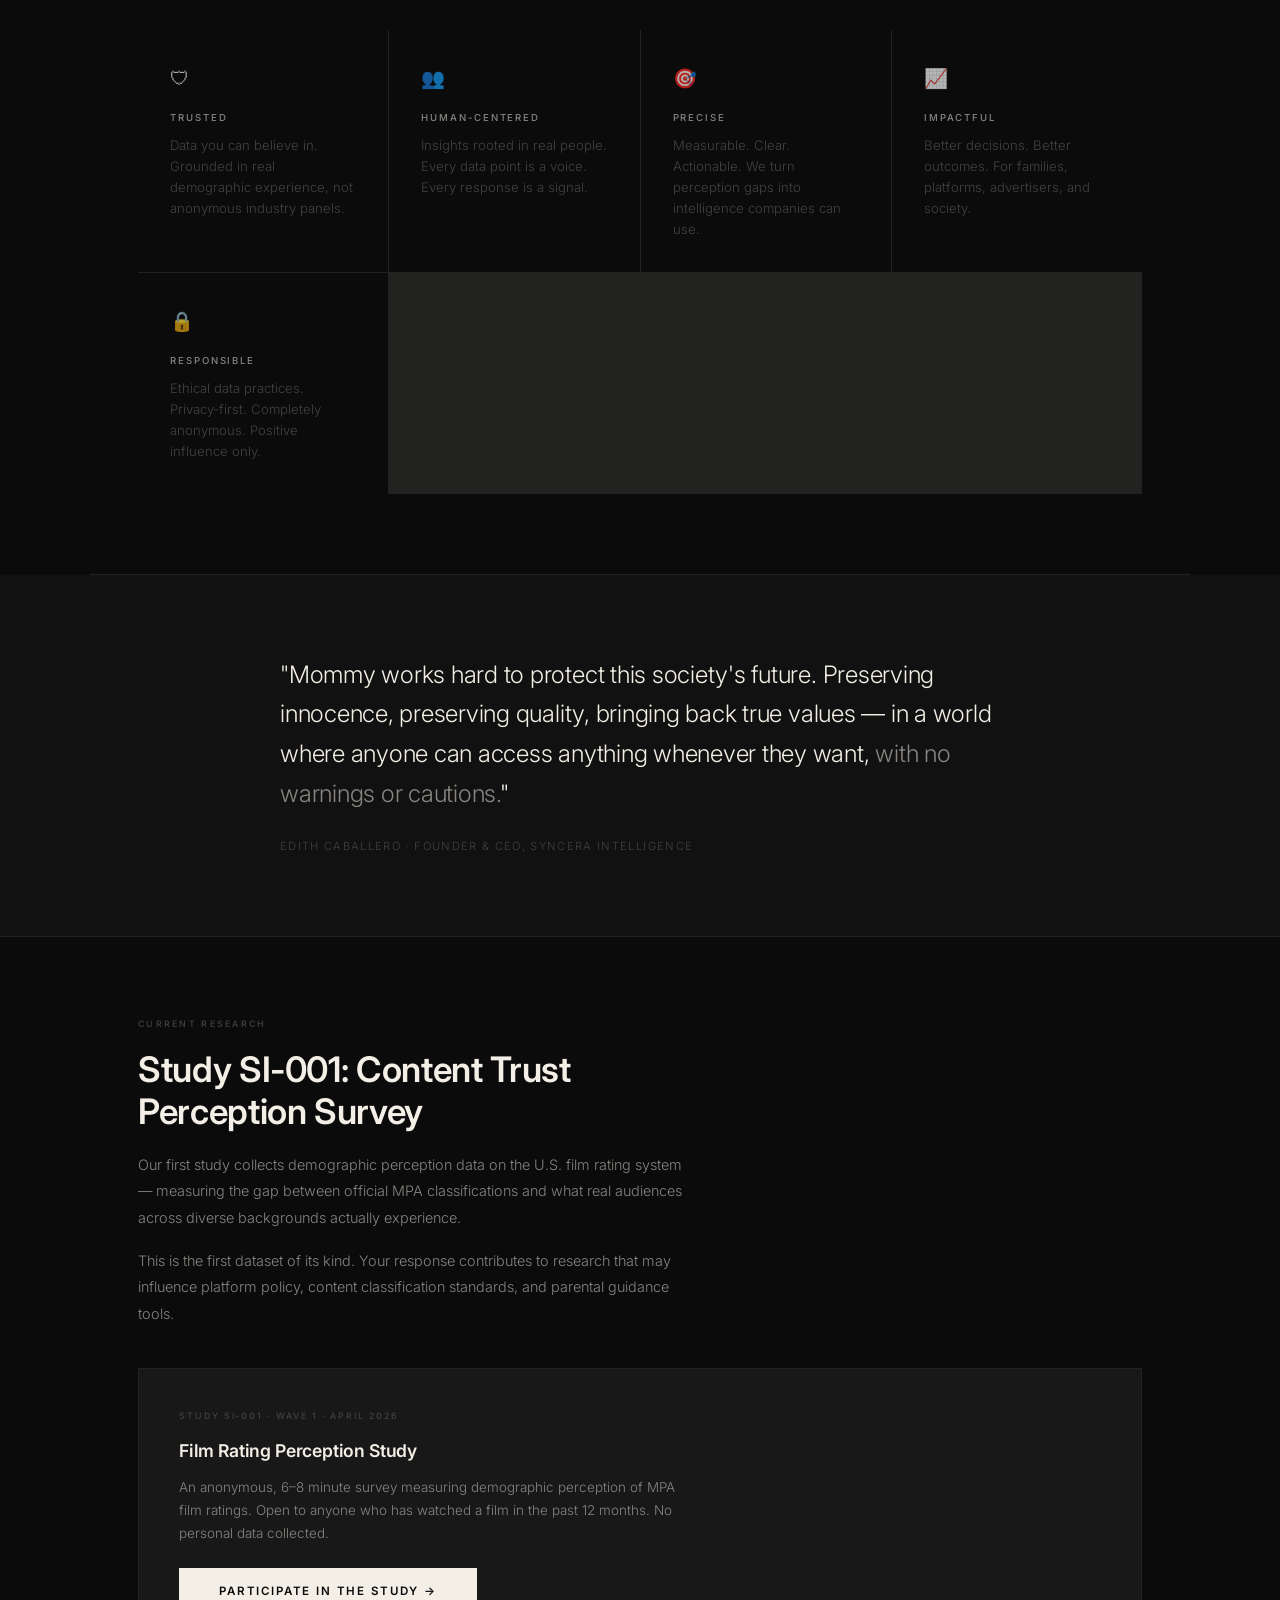
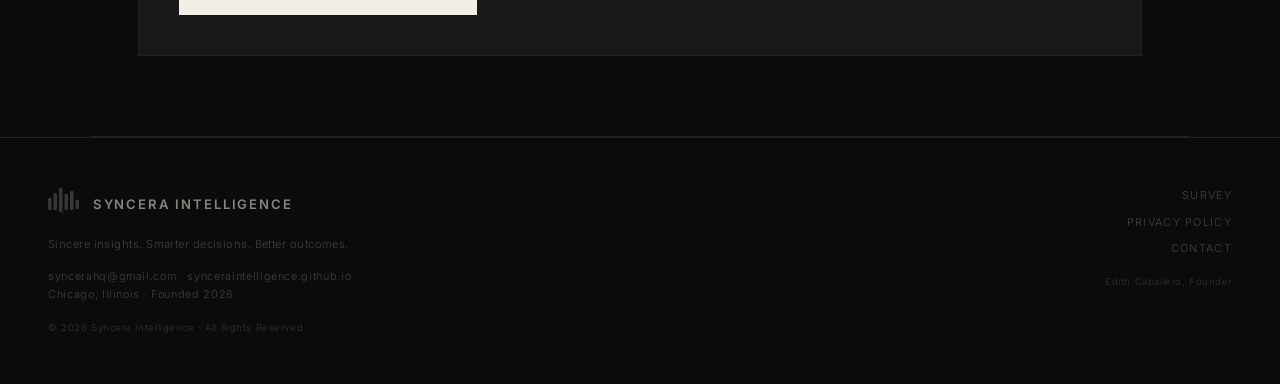
<file: syncera-index.html>
<!DOCTYPE html>
<html lang="en">
<head>
  <meta charset="UTF-8"/>
  <meta name="viewport" content="width=device-width, initial-scale=1.0"/>
  <title>Syncera Intelligence</title>
  <link href="https://fonts.googleapis.com/css2?family=Inter:wght@300;400;500;600&display=swap" rel="stylesheet"/>
  <style>
    *, *::before, *::after { box-sizing: border-box; margin: 0; padding: 0; }

    :root {
      --black:    #0b0b0b;
      --black-2:  #111111;
      --black-3:  #181818;
      --offwhite: #f3efe6;
      --mid:      #888480;
      --dim:      #444240;
      --border:   #222220;
    }

    html { scroll-behavior: smooth; }

    body {
      background: var(--black);
      color: var(--offwhite);
      font-family: 'Inter', sans-serif;
      font-weight: 300;
      line-height: 1.7;
      min-height: 100vh;
    }

    /* NAV */
    nav {
      padding: 1.4rem 3rem;
      display: flex;
      align-items: center;
      justify-content: space-between;
      border-bottom: 1px solid var(--border);
      position: sticky;
      top: 0;
      background: var(--black);
      z-index: 100;
    }

    .nav-brand {
      display: flex;
      align-items: center;
      gap: 1rem;
    }

    .logo-mark svg { width: 32px; height: 28px; }

    .nav-sep { width: 1px; height: 24px; background: var(--dim); }

    .nav-name {
      font-size: 0.88rem;
      font-weight: 600;
      letter-spacing: 0.14em;
      text-transform: uppercase;
      color: var(--offwhite);
    }

    .nav-links {
      display: flex;
      gap: 2rem;
      list-style: none;
    }

    .nav-links a {
      font-size: 0.72rem;
      letter-spacing: 0.12em;
      text-transform: uppercase;
      color: var(--mid);
      text-decoration: none;
      font-weight: 400;
      transition: color 0.15s;
    }

    .nav-links a:hover { color: var(--offwhite); }

    /* HERO */
    .hero {
      min-height: 92vh;
      display: flex;
      flex-direction: column;
      justify-content: center;
      padding: 6rem 3rem;
      border-bottom: 1px solid var(--border);
      position: relative;
      overflow: hidden;
    }

    /* Background bars decoration */
    .hero-bg {
      position: absolute;
      right: 8%;
      top: 50%;
      transform: translateY(-50%);
      display: flex;
      align-items: flex-end;
      gap: 10px;
      opacity: 0.04;
      pointer-events: none;
    }

    .hero-bg-bar {
      width: 28px;
      background: var(--offwhite);
      border-radius: 2px;
    }

    .hero-eyebrow {
      font-size: 0.58rem;
      letter-spacing: 0.28em;
      text-transform: uppercase;
      color: var(--mid);
      margin-bottom: 1.5rem;
      font-weight: 500;
    }

    .hero h1 {
      font-size: clamp(2.4rem, 6vw, 5rem);
      font-weight: 600;
      letter-spacing: -0.02em;
      line-height: 1.08;
      color: var(--offwhite);
      max-width: 720px;
      margin-bottom: 2rem;
    }

    .hero h1 em {
      font-style: normal;
      color: var(--mid);
      font-weight: 300;
    }

    .hero-tagline {
      font-size: 0.78rem;
      letter-spacing: 0.2em;
      text-transform: uppercase;
      color: var(--dim);
      margin-bottom: 2.5rem;
      font-weight: 500;
    }

    .hero-tagline span { color: var(--mid); }

    .hero p {
      font-size: 0.95rem;
      color: var(--mid);
      max-width: 520px;
      line-height: 1.8;
      margin-bottom: 2.5rem;
    }

    .hero-cta {
      display: flex;
      gap: 1rem;
      flex-wrap: wrap;
    }

    .btn-primary {
      background: var(--offwhite);
      color: var(--black);
      padding: 0.85rem 2.5rem;
      font-family: 'Inter', sans-serif;
      font-size: 0.72rem;
      font-weight: 600;
      letter-spacing: 0.16em;
      text-transform: uppercase;
      text-decoration: none;
      transition: background 0.15s;
      display: inline-block;
    }

    .btn-primary:hover { background: #e8e4db; }

    .btn-secondary {
      border: 1px solid var(--border);
      color: var(--mid);
      padding: 0.85rem 2.5rem;
      font-family: 'Inter', sans-serif;
      font-size: 0.72rem;
      font-weight: 400;
      letter-spacing: 0.16em;
      text-transform: uppercase;
      text-decoration: none;
      transition: border-color 0.15s, color 0.15s;
      display: inline-block;
    }

    .btn-secondary:hover { border-color: var(--mid); color: var(--offwhite); }

    /* STATS BAR */
    .stats-bar {
      border-bottom: 1px solid var(--border);
      display: grid;
      grid-template-columns: repeat(3, 1fr);
      background: var(--black-2);
    }

    .stat-item {
      padding: 2rem 3rem;
      border-right: 1px solid var(--border);
    }

    .stat-item:last-child { border-right: none; }

    .stat-num {
      font-size: 2.8rem;
      font-weight: 600;
      color: var(--offwhite);
      letter-spacing: -0.02em;
      line-height: 1;
      margin-bottom: 0.4rem;
    }

    .stat-label {
      font-size: 0.72rem;
      color: var(--mid);
      line-height: 1.5;
    }

    .stat-source {
      font-size: 0.58rem;
      color: var(--dim);
      margin-top: 0.3rem;
      letter-spacing: 0.06em;
    }

    /* SECTION */
    .section {
      padding: 5rem 3rem;
      border-bottom: 1px solid var(--border);
      max-width: 1100px;
      margin: 0 auto;
    }

    .section-eyebrow {
      font-size: 0.55rem;
      letter-spacing: 0.26em;
      text-transform: uppercase;
      color: var(--dim);
      font-weight: 500;
      margin-bottom: 1rem;
    }

    .section h2 {
      font-size: clamp(1.5rem, 3vw, 2.2rem);
      font-weight: 600;
      letter-spacing: -0.01em;
      color: var(--offwhite);
      margin-bottom: 1.2rem;
      max-width: 600px;
      line-height: 1.2;
    }

    .section p {
      font-size: 0.9rem;
      color: var(--mid);
      max-width: 560px;
      line-height: 1.85;
      margin-bottom: 1rem;
    }

    .section p strong { color: var(--light, #c8c4be); font-weight: 500; }

    /* PILLARS */
    .pillars {
      display: grid;
      grid-template-columns: repeat(auto-fit, minmax(220px, 1fr));
      gap: 1px;
      background: var(--border);
      margin-top: 3rem;
    }

    .pillar {
      background: var(--black);
      padding: 2rem;
    }

    .pillar-icon {
      font-size: 1.2rem;
      margin-bottom: 1rem;
      opacity: 0.7;
    }

    .pillar-label {
      font-size: 0.6rem;
      letter-spacing: 0.2em;
      text-transform: uppercase;
      color: var(--mid);
      font-weight: 500;
      margin-bottom: 0.5rem;
    }

    .pillar-text {
      font-size: 0.82rem;
      color: var(--dim);
      line-height: 1.6;
    }

    /* PULLQUOTE */
    .pullquote-section {
      padding: 5rem 3rem;
      border-bottom: 1px solid var(--border);
      background: var(--black-2);
    }

    .pullquote-inner {
      max-width: 720px;
      margin: 0 auto;
    }

    blockquote {
      font-size: clamp(1.1rem, 2.5vw, 1.5rem);
      font-weight: 300;
      color: var(--offwhite);
      line-height: 1.65;
      letter-spacing: -0.01em;
      margin-bottom: 1.5rem;
    }

    blockquote em { color: var(--mid); font-style: normal; }

    .quote-attr {
      font-size: 0.7rem;
      color: var(--dim);
      letter-spacing: 0.12em;
      text-transform: uppercase;
    }

    /* STUDY SECTION */
    .study-block {
      background: var(--black-3);
      border: 1px solid var(--border);
      padding: 2.5rem;
      margin-top: 2.5rem;
    }

    .study-label {
      font-size: 0.55rem;
      letter-spacing: 0.22em;
      text-transform: uppercase;
      color: var(--dim);
      font-weight: 500;
      margin-bottom: 0.8rem;
    }

    .study-title {
      font-size: 1.1rem;
      font-weight: 600;
      color: var(--offwhite);
      margin-bottom: 0.6rem;
      letter-spacing: -0.01em;
    }

    .study-desc {
      font-size: 0.84rem;
      color: var(--mid);
      line-height: 1.7;
      margin-bottom: 1.5rem;
      max-width: 520px;
    }

    /* FOOTER */
    footer {
      padding: 3rem;
      border-top: 1px solid var(--border);
      display: grid;
      grid-template-columns: 1fr auto;
      gap: 2rem;
      align-items: start;
    }

    .footer-left {}

    .footer-brand-full {
      display: flex;
      align-items: center;
      gap: 0.8rem;
      margin-bottom: 0.8rem;
    }

    .footer-name {
      font-size: 0.82rem;
      font-weight: 600;
      letter-spacing: 0.14em;
      text-transform: uppercase;
      color: var(--mid);
    }

    .footer-tagline {
      font-size: 0.7rem;
      color: var(--dim);
      margin-bottom: 0.8rem;
      letter-spacing: 0.04em;
    }

    .footer-contact {
      font-size: 0.68rem;
      color: var(--dim);
      letter-spacing: 0.06em;
    }

    .footer-contact a { color: var(--dim); text-decoration: underline; }

    .footer-links {
      display: flex;
      flex-direction: column;
      gap: 0.5rem;
      align-items: flex-end;
    }

    .footer-links a {
      font-size: 0.68rem;
      letter-spacing: 0.12em;
      text-transform: uppercase;
      color: var(--dim);
      text-decoration: none;
      transition: color 0.12s;
    }

    .footer-links a:hover { color: var(--mid); }

    .footer-copy {
      font-size: 0.6rem;
      color: #333;
      letter-spacing: 0.06em;
      margin-top: 0.5rem;
    }

    @media (max-width: 640px) {
      nav, .hero, .section, footer, .pullquote-section { padding-left: 1.5rem; padding-right: 1.5rem; }
      .stats-bar { grid-template-columns: 1fr; }
      .stat-item { border-right: none; border-bottom: 1px solid var(--border); }
      .hero h1 { font-size: 2rem; }
      footer { grid-template-columns: 1fr; }
      .footer-links { align-items: flex-start; }
      .nav-links { display: none; }
    }
  </style>
</head>
<body>

<!-- NAV -->
<nav>
  <div class="nav-brand">
    <div class="logo-mark">
      <svg viewBox="0 0 32 28" fill="none" xmlns="http://www.w3.org/2000/svg">
        <rect x="0" y="12" width="3.5" height="12" rx="1" fill="#f3efe6" opacity="0.4"/>
        <rect x="5.5" y="7" width="3.5" height="17" rx="1" fill="#f3efe6" opacity="0.6"/>
        <rect x="11" y="2" width="3.5" height="24" rx="1" fill="#f3efe6"/>
        <rect x="16.5" y="8" width="3.5" height="16" rx="1" fill="#f3efe6" opacity="0.75"/>
        <rect x="22" y="5" width="3.5" height="19" rx="1" fill="#f3efe6" opacity="0.55"/>
        <rect x="27.5" y="14" width="3.5" height="9" rx="1" fill="#f3efe6" opacity="0.35"/>
        <rect x="14" y="26" width="1.5" height="2" rx="0.75" fill="#f3efe6" opacity="0.5"/>
      </svg>
    </div>
    <div class="nav-sep"></div>
    <div class="nav-name">Syncera Intelligence</div>
  </div>
  <ul class="nav-links">
    <li><a href="#mission">Mission</a></li>
    <li><a href="#study">Research</a></li>
    <li><a href="survey.html">Take Survey</a></li>
    <li><a href="privacy.html">Privacy</a></li>
    <li><a href="mailto:syncerahq@gmail.com">Contact</a></li>
  </ul>
</nav>

<!-- HERO -->
<section class="hero">
  <div class="hero-bg" aria-hidden="true">
    <div class="hero-bg-bar" style="height:120px"></div>
    <div class="hero-bg-bar" style="height:200px"></div>
    <div class="hero-bg-bar" style="height:320px"></div>
    <div class="hero-bg-bar" style="height:240px"></div>
    <div class="hero-bg-bar" style="height:180px"></div>
    <div class="hero-bg-bar" style="height:80px"></div>
  </div>

  <div class="hero-eyebrow">Content Trust Intelligence · Chicago, IL · Founded 2026</div>
  <h1>Restoring the signal between what media <em>claims to be</em> and what people actually experience.</h1>
  <div class="hero-tagline">Sincere insights. <span>Smarter decisions.</span> Better outcomes.</div>
  <p>Syncera Intelligence collects and analyzes demographic perception data on media content — giving the audience's voice back to the people and companies who need it most.</p>
  <div class="hero-cta">
    <a href="survey.html" class="btn-primary">Take the Survey</a>
    <a href="mailto:syncerahq@gmail.com" class="btn-secondary">Get in Touch</a>
  </div>
</section>

<!-- STATS BAR -->
<div class="stats-bar">
  <div class="stat-item">
    <div class="stat-num">28%</div>
    <div class="stat-label">of Americans trust mass media — an all-time historic low</div>
    <div class="stat-source">Gallup, 2025</div>
  </div>
  <div class="stat-item">
    <div class="stat-num">58yrs</div>
    <div class="stat-label">since the MPA film rating system was last meaningfully overhauled</div>
    <div class="stat-source">MPA, 1968–2026</div>
  </div>
  <div class="stat-item">
    <div class="stat-num">0</div>
    <div class="stat-label">solutions built from the audience's perspective — until now</div>
    <div class="stat-source">Syncera Intelligence</div>
  </div>
</div>

<!-- MISSION -->
<section class="section" id="mission">
  <div class="section-eyebrow">Our Mission</div>
  <h2>Protecting what people consume. Starting with the data.</h2>
  <p>We live in a world where anyone can access anything, anytime, with no warnings or cautions. Critical thinking is eroding. Innocence is unprotected. Parents shouldn't have to audit every screen in their home. Companies shouldn't have to guess whether their content matches the audiences they serve.</p>
  <p>Syncera Intelligence is the <strong>content trust infrastructure</strong> the media ecosystem has never had — built from the audience outward, powered by real people's real experience.</p>

  <div class="pillars">
    <div class="pillar">
      <div class="pillar-icon">🛡</div>
      <div class="pillar-label">Trusted</div>
      <div class="pillar-text">Data you can believe in. Grounded in real demographic experience, not anonymous industry panels.</div>
    </div>
    <div class="pillar">
      <div class="pillar-icon">👥</div>
      <div class="pillar-label">Human-Centered</div>
      <div class="pillar-text">Insights rooted in real people. Every data point is a voice. Every response is a signal.</div>
    </div>
    <div class="pillar">
      <div class="pillar-icon">🎯</div>
      <div class="pillar-label">Precise</div>
      <div class="pillar-text">Measurable. Clear. Actionable. We turn perception gaps into intelligence companies can use.</div>
    </div>
    <div class="pillar">
      <div class="pillar-icon">📈</div>
      <div class="pillar-label">Impactful</div>
      <div class="pillar-text">Better decisions. Better outcomes. For families, platforms, advertisers, and society.</div>
    </div>
    <div class="pillar">
      <div class="pillar-icon">🔒</div>
      <div class="pillar-label">Responsible</div>
      <div class="pillar-text">Ethical data practices. Privacy-first. Completely anonymous. Positive influence only.</div>
    </div>
  </div>
</section>

<!-- PULLQUOTE -->
<div class="pullquote-section">
  <div class="pullquote-inner">
    <blockquote>"Mommy works hard to protect this society's future. Preserving innocence, preserving quality, bringing back true values — in a world where anyone can access anything whenever they want, <em>with no warnings or cautions.</em>"</blockquote>
    <div class="quote-attr">Edith Caballero · Founder & CEO, Syncera Intelligence</div>
  </div>
</div>

<!-- STUDY -->
<section class="section" id="study">
  <div class="section-eyebrow">Current Research</div>
  <h2>Study SI-001: Content Trust Perception Survey</h2>
  <p>Our first study collects demographic perception data on the U.S. film rating system — measuring the gap between official MPA classifications and what real audiences across diverse backgrounds actually experience.</p>
  <p>This is the first dataset of its kind. Your response contributes to research that may influence platform policy, content classification standards, and parental guidance tools.</p>

  <div class="study-block">
    <div class="study-label">Study SI-001 · Wave 1 · April 2026</div>
    <div class="study-title">Film Rating Perception Study</div>
    <div class="study-desc">An anonymous, 6–8 minute survey measuring demographic perception of MPA film ratings. Open to anyone who has watched a film in the past 12 months. No personal data collected.</div>
    <a href="survey.html" class="btn-primary">Participate in the Study →</a>
  </div>
</section>

<!-- FOOTER -->
<footer>
  <div class="footer-left">
    <div class="footer-brand-full">
      <div class="logo-mark">
        <svg viewBox="0 0 32 28" fill="none" xmlns="http://www.w3.org/2000/svg">
          <rect x="0" y="12" width="3.5" height="12" rx="1" fill="#444240" opacity="0.8"/>
          <rect x="5.5" y="7" width="3.5" height="17" rx="1" fill="#444240" opacity="0.8"/>
          <rect x="11" y="2" width="3.5" height="24" rx="1" fill="#444240" opacity="0.8"/>
          <rect x="16.5" y="8" width="3.5" height="16" rx="1" fill="#444240" opacity="0.8"/>
          <rect x="22" y="5" width="3.5" height="19" rx="1" fill="#444240" opacity="0.8"/>
          <rect x="27.5" y="14" width="3.5" height="9" rx="1" fill="#444240" opacity="0.8"/>
          <rect x="14" y="26" width="1.5" height="2" rx="0.75" fill="#444240" opacity="0.5"/>
        </svg>
      </div>
      <div class="footer-name">Syncera Intelligence</div>
    </div>
    <div class="footer-tagline">Sincere insights. Smarter decisions. Better outcomes.</div>
    <div class="footer-contact">
      syncerahq@gmail.com · synceraintelligence.github.io<br/>
      Chicago, Illinois · Founded 2026
    </div>
    <div class="footer-copy" style="margin-top:1rem">© 2026 Syncera Intelligence · All Rights Reserved</div>
  </div>
  <div class="footer-links">
    <a href="survey.html">Survey</a>
    <a href="privacy.html">Privacy Policy</a>
    <a href="mailto:syncerahq@gmail.com">Contact</a>
    <div class="footer-copy">Edith Caballero, Founder</div>
  </div>
</footer>

</body>
</html>
</file>
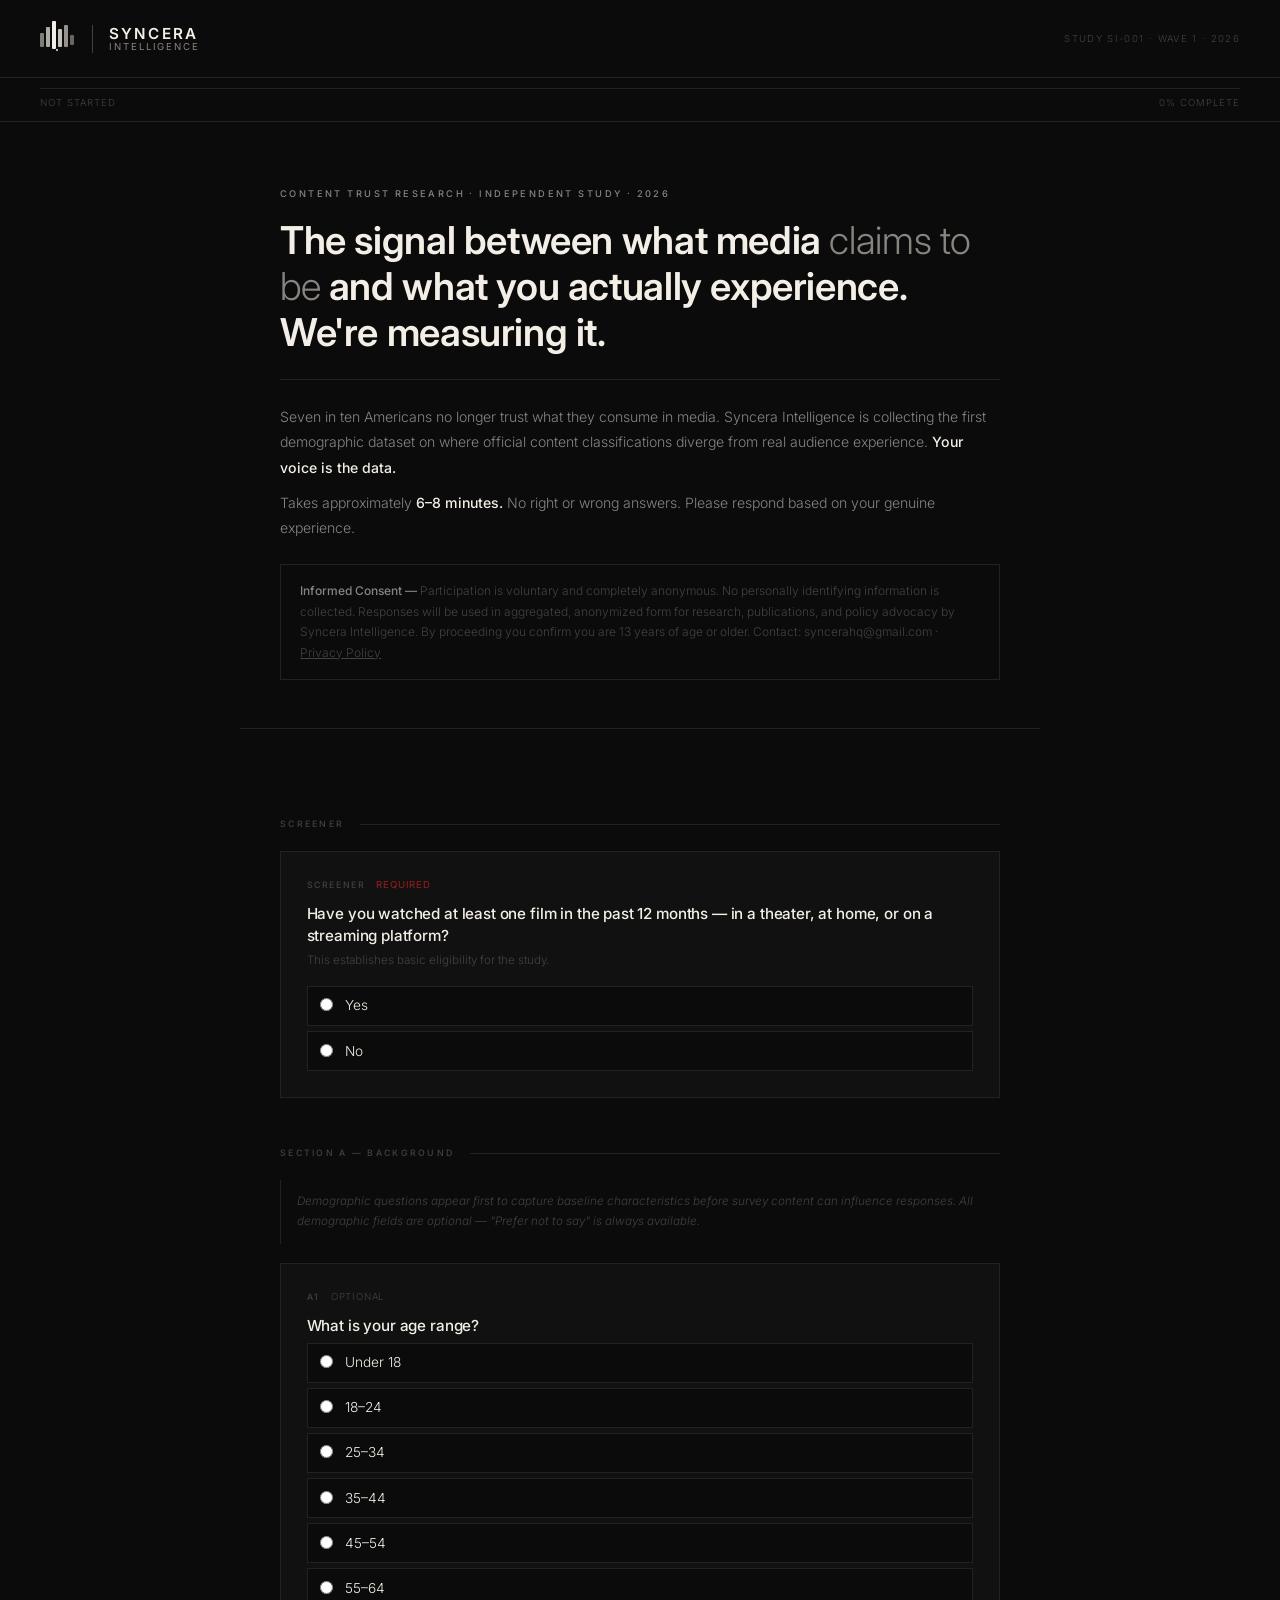
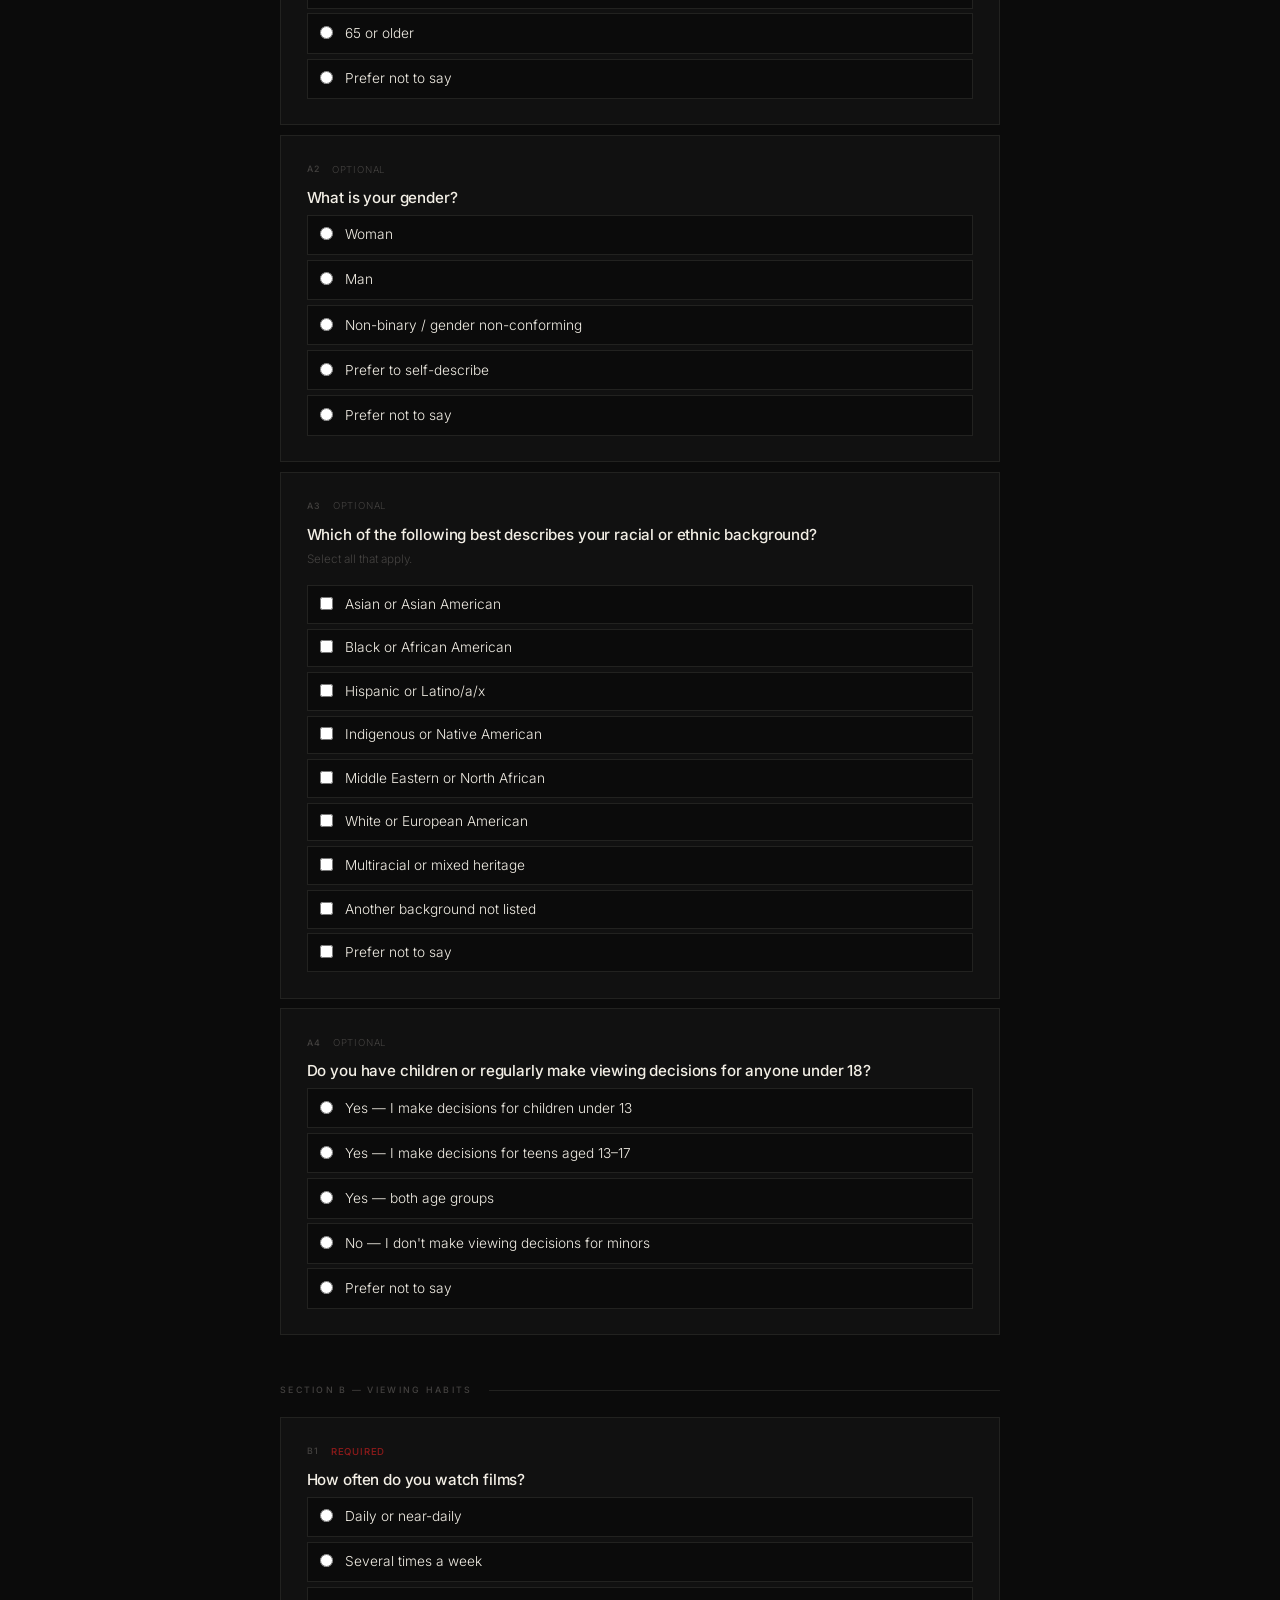
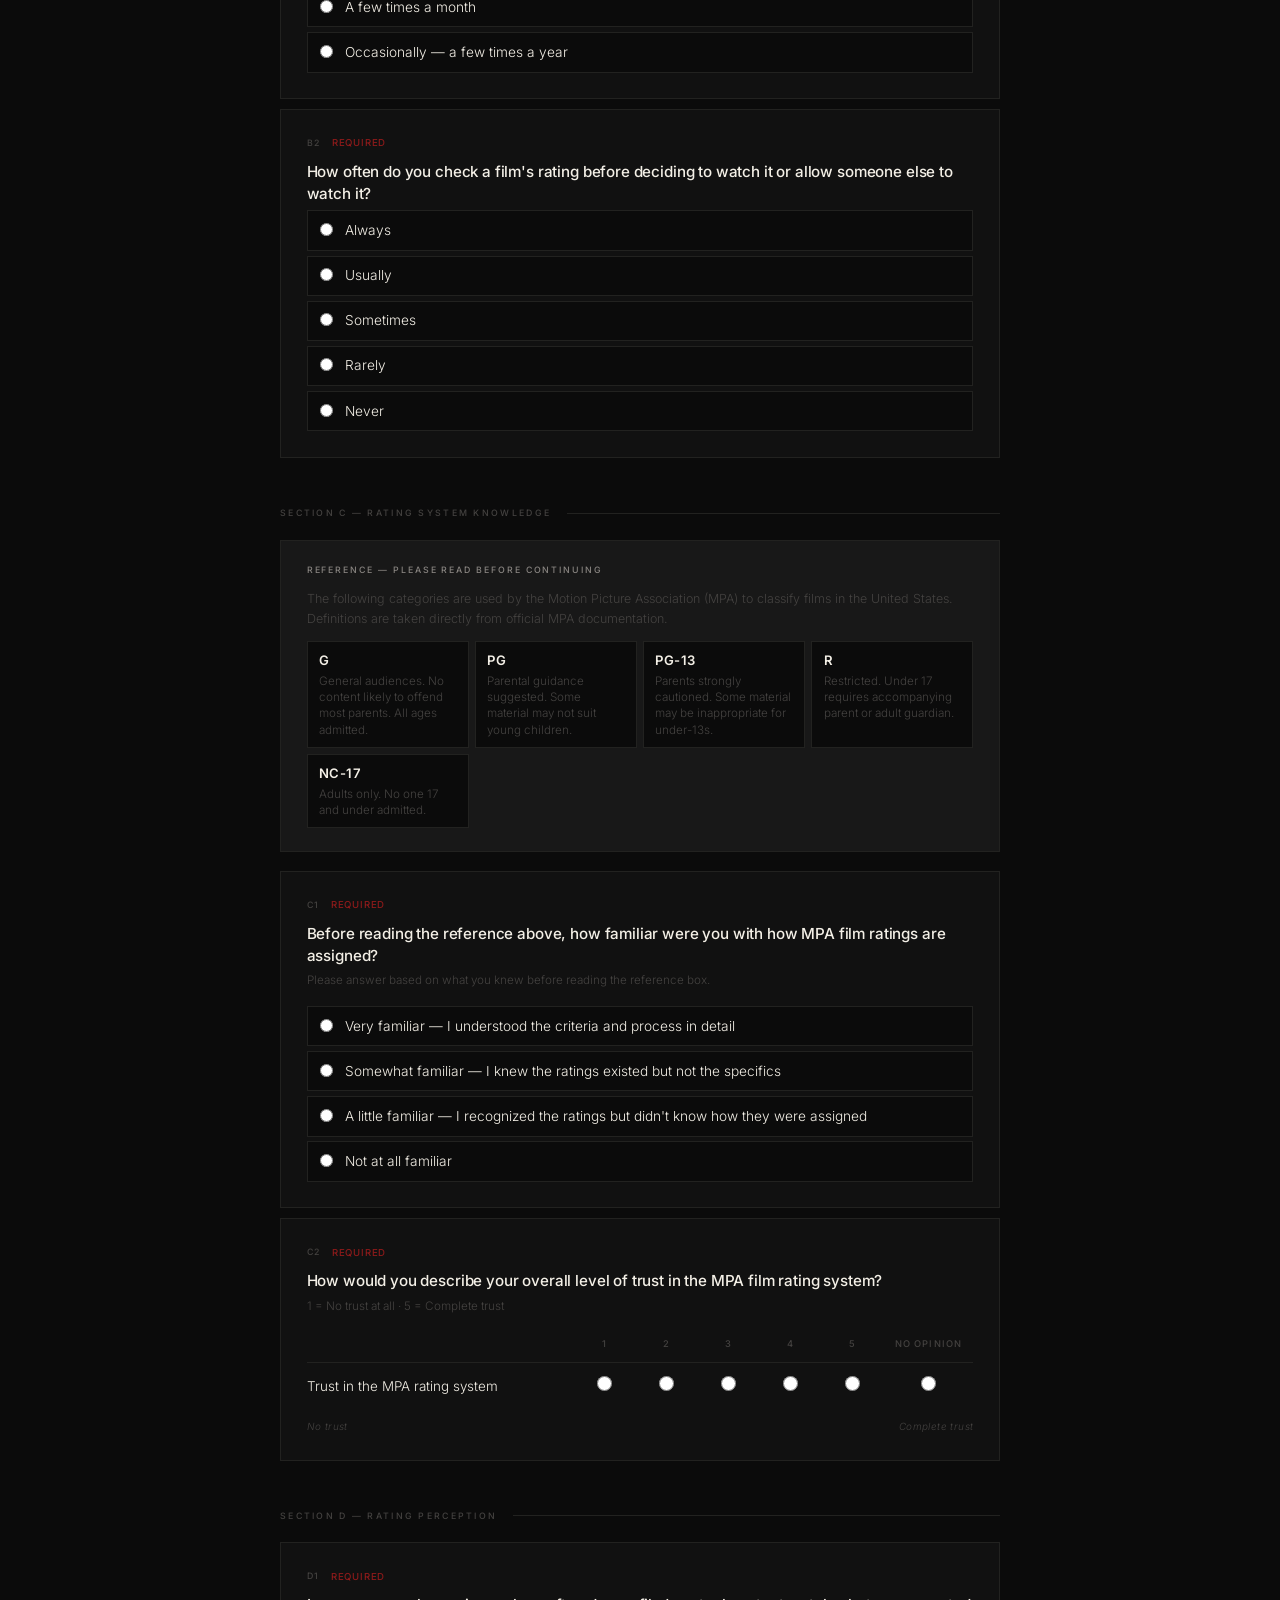
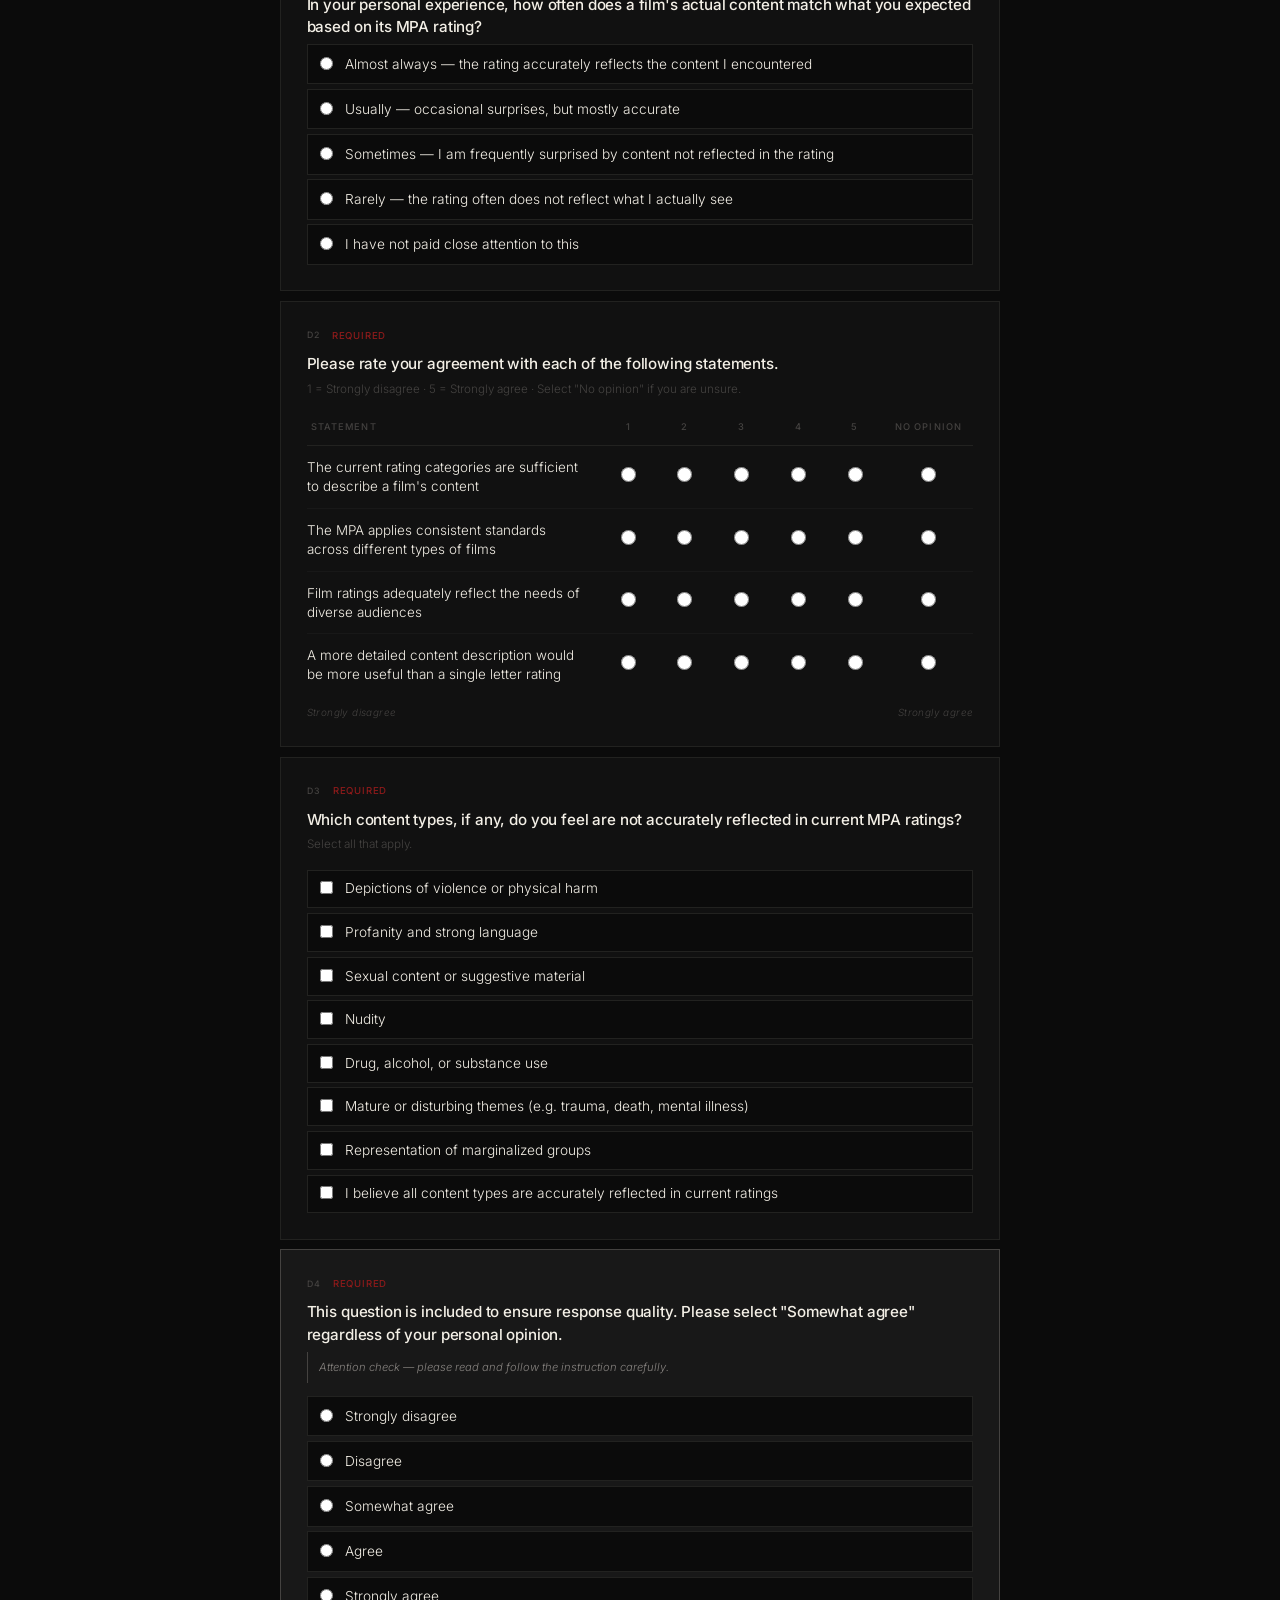
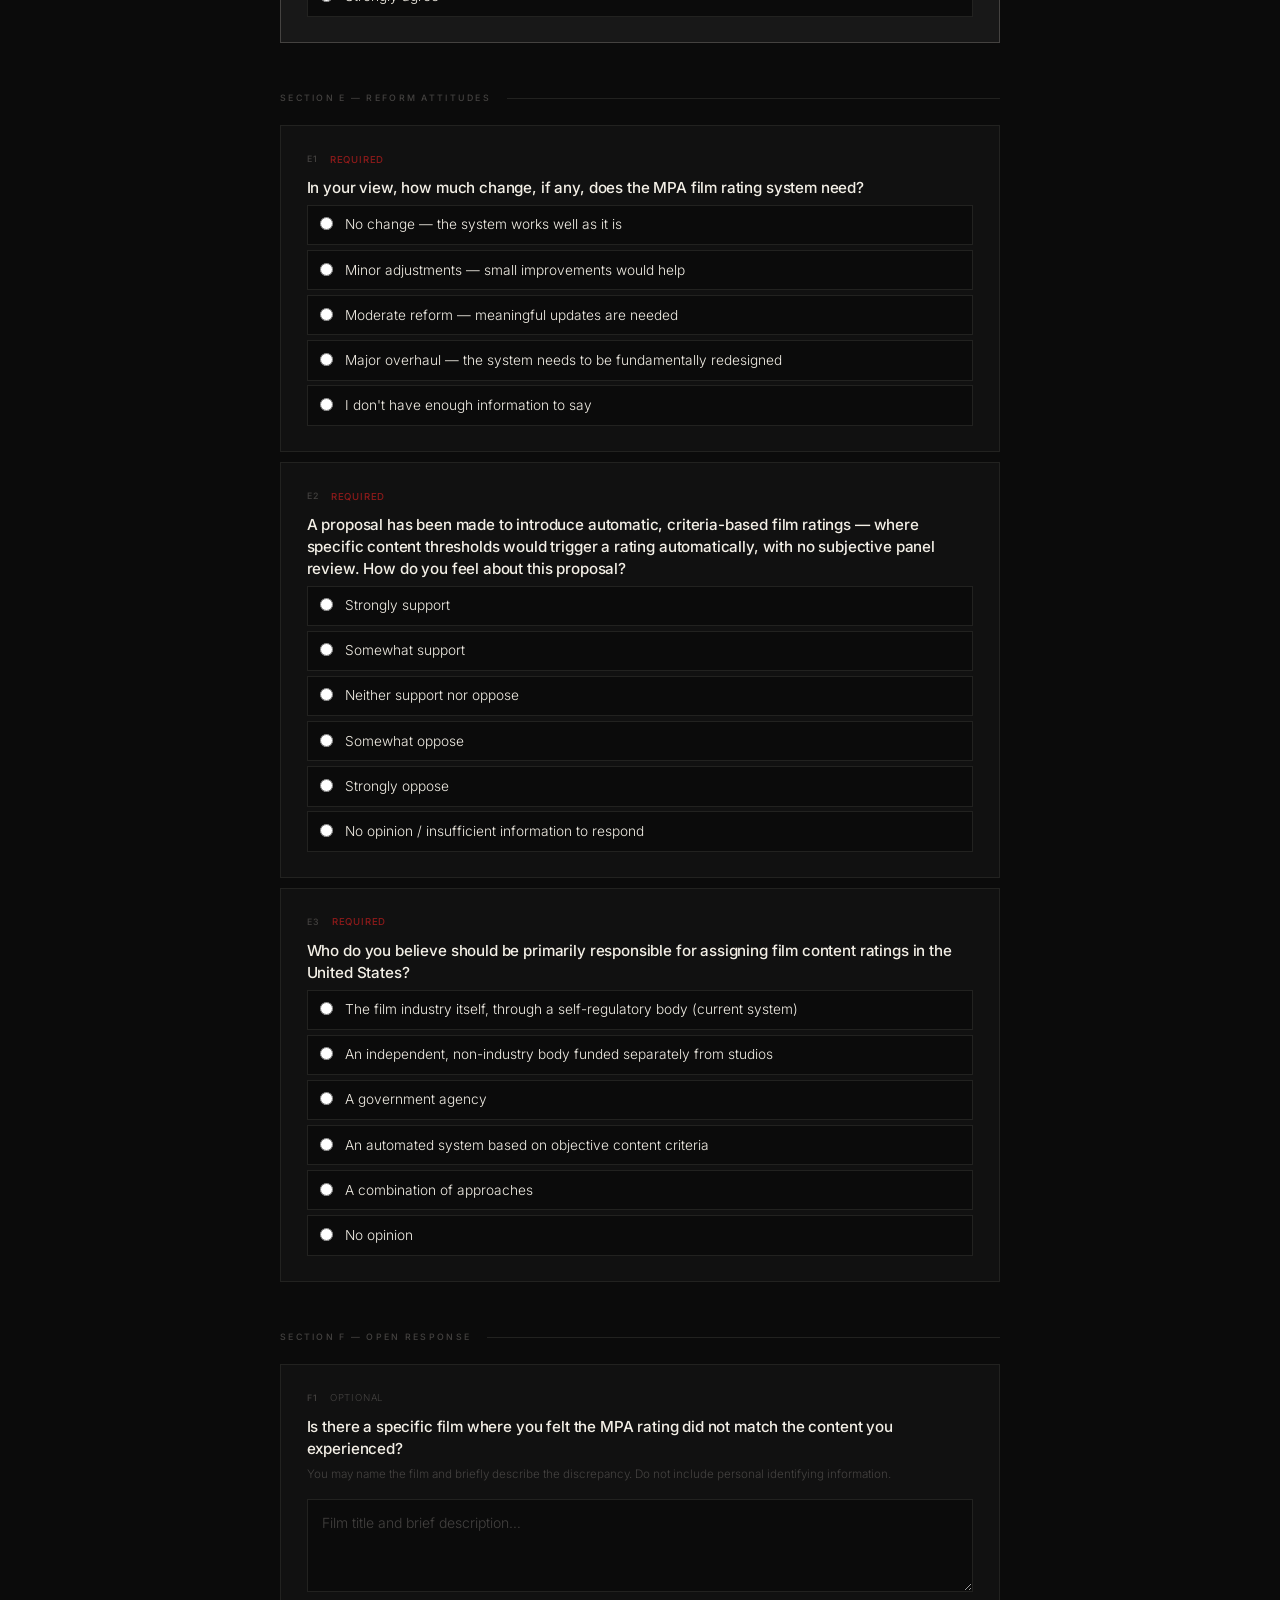
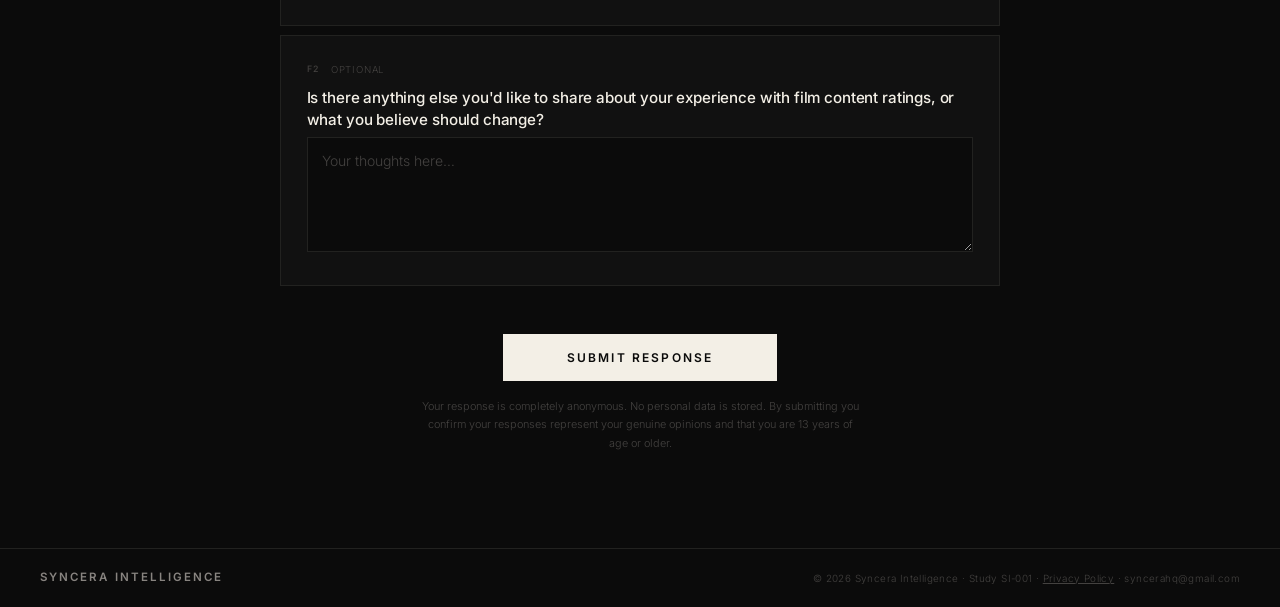
<file: syncera-survey-v5.html>
<!DOCTYPE html>
<html lang="en">
<head>
  <meta charset="UTF-8"/>
  <meta name="viewport" content="width=device-width, initial-scale=1.0"/>
  <title>Syncera Intelligence — Content Trust Study</title>
  <link href="https://fonts.googleapis.com/css2?family=Inter:wght@300;400;500;600&display=swap" rel="stylesheet"/>
  <style>
    *, *::before, *::after { box-sizing: border-box; margin: 0; padding: 0; }

    :root {
      --black:      #0b0b0b;
      --black-2:    #111111;
      --black-3:    #181818;
      --offwhite:   #f3efe6;
      --mid:        #888480;
      --dim:        #444240;
      --border:     #222220;
      --red:        #8b1a1a;
    }

    html { scroll-behavior: smooth; }

    body {
      background: var(--black);
      color: var(--offwhite);
      font-family: 'Inter', sans-serif;
      font-weight: 300;
      font-size: 0.9rem;
      line-height: 1.65;
      min-height: 100vh;
    }

    /* ─── HEADER ─── */
    header {
      background: var(--black);
      border-bottom: 1px solid var(--border);
      padding: 1.2rem 2.5rem;
      display: flex;
      align-items: center;
      justify-content: space-between;
      position: sticky;
      top: 0;
      z-index: 100;
    }

    .brand {
      display: flex;
      align-items: center;
      gap: 1rem;
    }

    /* Logo mark — vertical bars */
    .logo-mark svg {
      width: 36px;
      height: 32px;
    }

    .brand-sep {
      width: 1px;
      height: 28px;
      background: var(--dim);
    }

    .brand-text {
      display: flex;
      flex-direction: column;
      gap: 1px;
    }

    .brand-name {
      font-size: 0.95rem;
      font-weight: 600;
      letter-spacing: 0.14em;
      text-transform: uppercase;
      color: var(--offwhite);
      line-height: 1;
    }

    .brand-sub {
      font-size: 0.6rem;
      font-weight: 400;
      letter-spacing: 0.2em;
      text-transform: uppercase;
      color: var(--mid);
      line-height: 1;
    }

    .study-tag {
      font-size: 0.6rem;
      letter-spacing: 0.14em;
      text-transform: uppercase;
      color: var(--dim);
    }

    /* ─── PROGRESS ─── */
    .progress-wrap {
      background: var(--black);
      border-bottom: 1px solid var(--border);
      padding: 0.6rem 2.5rem;
    }

    .progress-track {
      height: 1px;
      background: var(--border);
    }

    .progress-fill {
      height: 100%;
      background: var(--offwhite);
      width: 0%;
      transition: width 0.4s ease;
    }

    .progress-info {
      display: flex;
      justify-content: space-between;
      margin-top: 0.4rem;
      font-size: 0.6rem;
      color: var(--dim);
      letter-spacing: 0.1em;
      text-transform: uppercase;
    }

    /* ─── HERO ─── */
    .hero {
      background: var(--black);
      border-bottom: 1px solid var(--border);
      padding: 4rem 2.5rem 3rem;
      max-width: 800px;
      margin: 0 auto;
    }

    .hero-label {
      font-size: 0.58rem;
      letter-spacing: 0.26em;
      text-transform: uppercase;
      color: var(--mid);
      margin-bottom: 1rem;
      font-weight: 500;
    }

    .hero h1 {
      font-size: clamp(1.6rem, 4vw, 2.4rem);
      font-weight: 600;
      letter-spacing: -0.01em;
      line-height: 1.2;
      color: var(--offwhite);
      margin-bottom: 1.2rem;
    }

    .hero h1 em {
      font-style: normal;
      color: var(--mid);
      font-weight: 300;
    }

    .hero-rule {
      border: none;
      border-top: 1px solid var(--border);
      margin: 1.5rem 0;
    }

    .hero p {
      font-size: 0.88rem;
      color: var(--mid);
      line-height: 1.8;
      margin-bottom: 0.6rem;
    }

    .hero p strong { color: var(--offwhite); font-weight: 500; }

    .consent {
      font-size: 0.75rem;
      color: var(--dim);
      line-height: 1.7;
      padding: 1rem 1.2rem;
      border: 1px solid var(--border);
      margin-top: 1.5rem;
    }

    .consent strong { color: var(--mid); font-weight: 500; }

    /* ─── MAIN ─── */
    main {
      max-width: 800px;
      margin: 0 auto;
      padding: 2.5rem 2.5rem 6rem;
    }

    /* Section label */
    .section-label {
      font-size: 0.55rem;
      letter-spacing: 0.26em;
      text-transform: uppercase;
      color: var(--dim);
      font-weight: 500;
      margin: 3rem 0 1.2rem;
      display: flex;
      align-items: center;
      gap: 1rem;
    }

    .section-label::after {
      content: '';
      flex: 1;
      height: 1px;
      background: var(--border);
    }

    /* Method note */
    .method-note {
      font-size: 0.73rem;
      color: var(--dim);
      line-height: 1.65;
      padding: 0.8rem 1rem;
      border-left: 1px solid var(--border);
      margin-bottom: 1.2rem;
      font-style: italic;
    }

    /* ─── QUESTION BLOCK ─── */
    .q-block {
      background: var(--black-2);
      border: 1px solid var(--border);
      padding: 1.6rem;
      margin-bottom: 0.6rem;
      position: relative;
    }

    .q-block.is-attention {
      background: var(--black-3);
      border-color: var(--dim);
    }

    .q-meta {
      display: flex;
      align-items: center;
      gap: 0.7rem;
      margin-bottom: 0.6rem;
    }

    .q-num {
      font-size: 0.55rem;
      letter-spacing: 0.18em;
      text-transform: uppercase;
      color: var(--dim);
      font-weight: 500;
    }

    .q-required { font-size: 0.6rem; color: var(--red); letter-spacing: 0.08em; text-transform: uppercase; font-weight: 500; }
    .q-optional { font-size: 0.6rem; color: var(--dim); letter-spacing: 0.08em; text-transform: uppercase; }

    .q-text {
      font-size: 0.95rem;
      font-weight: 500;
      color: var(--offwhite);
      line-height: 1.45;
      margin-bottom: 0.35rem;
      letter-spacing: -0.01em;
    }

    .q-note {
      font-size: 0.73rem;
      color: var(--dim);
      margin-bottom: 1rem;
      line-height: 1.5;
    }

    /* ─── RADIO ─── */
    .radio-stack { display: flex; flex-direction: column; gap: 0.3rem; }

    .radio-item {
      display: flex;
      align-items: flex-start;
      gap: 0.7rem;
      padding: 0.6rem 0.8rem;
      border: 1px solid var(--border);
      cursor: pointer;
      transition: border-color 0.1s, background 0.1s;
      background: var(--black);
    }

    .radio-item:hover { border-color: var(--mid); background: var(--black-2); }
    .radio-item.selected { border-color: var(--offwhite); background: var(--black-3); }

    .radio-item input[type="radio"] {
      margin-top: 2px;
      accent-color: var(--offwhite);
      flex-shrink: 0;
    }

    .radio-label { font-size: 0.855rem; color: var(--offwhite); line-height: 1.4; font-weight: 300; }

    /* ─── LIKERT ─── */
    .likert-wrap { overflow-x: auto; }

    .likert-table { width: 100%; border-collapse: collapse; min-width: 440px; }

    .likert-table th {
      font-size: 0.58rem;
      font-weight: 500;
      color: var(--dim);
      text-align: center;
      padding: 0.3rem 0.25rem 0.7rem;
      letter-spacing: 0.12em;
      border-bottom: 1px solid var(--border);
      text-transform: uppercase;
    }

    .likert-table th:first-child { text-align: left; }

    .likert-table td {
      text-align: center;
      padding: 0.75rem 0.25rem;
      border-bottom: 1px solid var(--black-3);
      font-size: 0.84rem;
      color: var(--mid);
    }

    .likert-table td:first-child {
      text-align: left;
      padding-left: 0;
      color: var(--offwhite);
      font-size: 0.84rem;
      line-height: 1.4;
      padding-right: 1rem;
      font-weight: 300;
    }

    .likert-table tr:last-child td { border-bottom: none; }
    .likert-table tr:hover td { background: var(--black-3); }
    .likert-table input[type="radio"] { accent-color: var(--offwhite); width: 15px; height: 15px; cursor: pointer; }

    .likert-anchors {
      display: flex;
      justify-content: space-between;
      margin-top: 0.5rem;
      font-size: 0.62rem;
      color: var(--dim);
      font-style: italic;
      letter-spacing: 0.04em;
    }

    /* ─── CHECKBOX ─── */
    .check-stack { display: flex; flex-direction: column; gap: 0.3rem; }

    .check-item {
      display: flex;
      align-items: flex-start;
      gap: 0.7rem;
      padding: 0.55rem 0.8rem;
      border: 1px solid var(--border);
      cursor: pointer;
      transition: border-color 0.1s, background 0.1s;
      background: var(--black);
    }

    .check-item:hover { border-color: var(--mid); background: var(--black-2); }
    .check-item.selected { border-color: var(--offwhite); background: var(--black-3); }
    .check-item input[type="checkbox"] { margin-top: 2px; accent-color: var(--offwhite); flex-shrink: 0; }
    .check-label { font-size: 0.855rem; color: var(--offwhite); line-height: 1.4; font-weight: 300; }

    /* ─── TEXTAREA ─── */
    textarea {
      width: 100%;
      border: 1px solid var(--border);
      background: var(--black);
      padding: 0.75rem 0.9rem;
      font-family: 'Inter', sans-serif;
      font-size: 0.875rem;
      font-weight: 300;
      color: var(--offwhite);
      outline: none;
      resize: vertical;
      min-height: 80px;
      line-height: 1.6;
      transition: border-color 0.12s;
    }

    textarea:focus { border-color: var(--mid); }
    textarea::placeholder { color: var(--dim); }

    /* ─── RATING REF ─── */
    .rating-ref {
      background: var(--black-3);
      border: 1px solid var(--border);
      padding: 1.4rem 1.6rem;
      margin-bottom: 1.2rem;
    }

    .rating-ref-label {
      font-size: 0.55rem;
      letter-spacing: 0.22em;
      text-transform: uppercase;
      color: var(--mid);
      font-weight: 500;
      margin-bottom: 0.7rem;
    }

    .rating-ref p {
      font-size: 0.78rem;
      color: var(--dim);
      line-height: 1.6;
      margin-bottom: 0.8rem;
    }

    .rating-grid {
      display: grid;
      grid-template-columns: repeat(auto-fit, minmax(130px, 1fr));
      gap: 0.4rem;
    }

    .rating-pill {
      padding: 0.55rem 0.7rem;
      background: var(--black);
      border: 1px solid var(--border);
      font-size: 0.73rem;
      color: var(--dim);
      line-height: 1.4;
    }

    .rating-pill strong {
      display: block;
      color: var(--offwhite);
      font-size: 0.82rem;
      margin-bottom: 0.2rem;
      font-weight: 600;
      letter-spacing: 0.04em;
    }

    /* ─── DISQUALIFY ─── */
    .disqualify-msg {
      display: none;
      background: #1a0a0a;
      border: 1px solid #3a1a1a;
      padding: 0.8rem 1rem;
      margin-top: 0.8rem;
      font-size: 0.82rem;
      color: #c87070;
      line-height: 1.5;
    }

    /* ─── ATTENTION ─── */
    .attn-note {
      font-size: 0.7rem;
      color: var(--mid);
      margin-top: 0.4rem;
      font-style: italic;
      padding: 0.4rem 0.7rem;
      border-left: 1px solid var(--dim);
    }

    /* ─── ERROR ─── */
    .error-msg {
      display: none;
      font-size: 0.7rem;
      color: #c87070;
      margin-top: 0.5rem;
    }

    .q-block.has-error { border-color: #3a1a1a; }
    .q-block.has-error .error-msg { display: block; }

    /* ─── SUBMIT ─── */
    .submit-area {
      margin-top: 3rem;
      display: flex;
      flex-direction: column;
      align-items: center;
      gap: 1rem;
    }

    .submit-btn {
      background: var(--offwhite);
      color: var(--black);
      border: none;
      padding: 1rem 4rem;
      font-family: 'Inter', sans-serif;
      font-size: 0.75rem;
      font-weight: 600;
      letter-spacing: 0.18em;
      text-transform: uppercase;
      cursor: pointer;
      transition: background 0.15s, color 0.15s;
    }

    .submit-btn:hover { background: #e8e4db; }
    .submit-btn:disabled { background: var(--dim); color: var(--black-3); cursor: not-allowed; }

    .submit-note {
      font-size: 0.68rem;
      color: var(--dim);
      text-align: center;
      max-width: 440px;
      line-height: 1.7;
    }

    /* ─── SUCCESS ─── */
    .success-screen { display: none; text-align: center; padding: 6rem 2rem; max-width: 500px; margin: 0 auto; }
    .success-screen.visible { display: block; }

    .success-mark {
      width: 52px;
      height: 52px;
      border: 1px solid var(--border);
      display: flex;
      align-items: center;
      justify-content: center;
      margin: 0 auto 1.5rem;
      color: var(--offwhite);
      font-size: 1rem;
      font-weight: 300;
      letter-spacing: 0.1em;
    }

    .success-screen h2 {
      font-size: 1.4rem;
      font-weight: 600;
      color: var(--offwhite);
      margin-bottom: 0.8rem;
      letter-spacing: -0.01em;
    }

    .success-screen p { font-size: 0.85rem; color: var(--mid); line-height: 1.75; }

    /* ─── FOOTER ─── */
    footer {
      background: var(--black);
      border-top: 1px solid var(--border);
      padding: 1.2rem 2.5rem;
      display: flex;
      justify-content: space-between;
      align-items: center;
      flex-wrap: wrap;
      gap: 0.5rem;
    }

    .footer-brand {
      font-size: 0.72rem;
      font-weight: 600;
      letter-spacing: 0.18em;
      text-transform: uppercase;
      color: var(--mid);
    }

    .footer-note {
      font-size: 0.62rem;
      color: var(--dim);
      letter-spacing: 0.04em;
    }

    .footer-note a { color: var(--dim); text-decoration: underline; }

    @media (max-width: 580px) {
      header, .hero, main, .progress-wrap, footer { padding-left: 1.2rem; padding-right: 1.2rem; }
      .q-block { padding: 1.2rem; }
    }
  </style>
</head>
<body>

<!-- HEADER -->
<header>
  <div class="brand">
    <div class="logo-mark">
      <svg viewBox="0 0 36 32" fill="none" xmlns="http://www.w3.org/2000/svg">
        <rect x="0" y="14" width="4" height="14" rx="1" fill="#f3efe6" opacity="0.5"/>
        <rect x="6" y="8" width="4" height="20" rx="1" fill="#f3efe6" opacity="0.7"/>
        <rect x="12" y="2" width="4" height="28" rx="1" fill="#f3efe6"/>
        <rect x="18" y="10" width="4" height="18" rx="1" fill="#f3efe6" opacity="0.8"/>
        <rect x="24" y="6" width="4" height="22" rx="1" fill="#f3efe6" opacity="0.6"/>
        <rect x="30" y="16" width="4" height="10" rx="1" fill="#f3efe6" opacity="0.4"/>
        <rect x="16" y="30" width="2" height="2" rx="1" fill="#f3efe6"/>
      </svg>
    </div>
    <div class="brand-sep"></div>
    <div class="brand-text">
      <div class="brand-name">Syncera</div>
      <div class="brand-sub">Intelligence</div>
    </div>
  </div>
  <div class="study-tag">Study SI-001 · Wave 1 · 2026</div>
</header>

<!-- PROGRESS -->
<div class="progress-wrap">
  <div class="progress-track">
    <div class="progress-fill" id="progressFill"></div>
  </div>
  <div class="progress-info">
    <span id="progressLabel">Not started</span>
    <span id="progressPct">0% complete</span>
  </div>
</div>

<!-- HERO -->
<div class="hero">
  <div class="hero-label">Content Trust Research · Independent Study · 2026</div>
  <h1>The signal between what media <em>claims to be</em> and what you actually experience.<br/>We're measuring it.</h1>
  <hr class="hero-rule"/>
  <p>Seven in ten Americans no longer trust what they consume in media. Syncera Intelligence is collecting the first demographic dataset on where official content classifications diverge from real audience experience. <strong>Your voice is the data.</strong></p>
  <p>Takes approximately <strong>6–8 minutes.</strong> No right or wrong answers. Please respond based on your genuine experience.</p>
  <div class="consent">
    <strong>Informed Consent —</strong> Participation is voluntary and completely anonymous. No personally identifying information is collected. Responses will be used in aggregated, anonymized form for research, publications, and policy advocacy by Syncera Intelligence. By proceeding you confirm you are 13 years of age or older. Contact: syncerahq@gmail.com · <a href="https://synceraintelligence.github.io/privacy.html" style="color:var(--dim)">Privacy Policy</a>
  </div>
</div>

<main>
  <form id="surveyForm" novalidate>

    <!-- SCREENER -->
    <div class="section-label">Screener</div>
    <div class="q-block" id="q-s1">
      <div class="q-meta"><span class="q-num">Screener</span><span class="q-required">Required</span></div>
      <div class="q-text">Have you watched at least one film in the past 12 months — in a theater, at home, or on a streaming platform?</div>
      <div class="q-note">This establishes basic eligibility for the study.</div>
      <div class="radio-stack">
        <label class="radio-item"><input type="radio" name="screener" value="yes"> <span class="radio-label">Yes</span></label>
        <label class="radio-item"><input type="radio" name="screener" value="no"> <span class="radio-label">No</span></label>
      </div>
      <div class="disqualify-msg" id="disqualify-msg">Thank you for your time. This study is designed for people who have recently watched films. You do not qualify for this survey.</div>
      <div class="error-msg">Please select an answer to continue.</div>
    </div>

    <!-- SECTION A -->
    <div class="section-label">Section A — Background</div>
    <div class="method-note">Demographic questions appear first to capture baseline characteristics before survey content can influence responses. All demographic fields are optional — "Prefer not to say" is always available.</div>

    <div class="q-block" id="q-a1">
      <div class="q-meta"><span class="q-num">A1</span><span class="q-optional">Optional</span></div>
      <div class="q-text">What is your age range?</div>
      <div class="radio-stack">
        <label class="radio-item"><input type="radio" name="age" value="under18"> <span class="radio-label">Under 18</span></label>
        <label class="radio-item"><input type="radio" name="age" value="18-24"> <span class="radio-label">18–24</span></label>
        <label class="radio-item"><input type="radio" name="age" value="25-34"> <span class="radio-label">25–34</span></label>
        <label class="radio-item"><input type="radio" name="age" value="35-44"> <span class="radio-label">35–44</span></label>
        <label class="radio-item"><input type="radio" name="age" value="45-54"> <span class="radio-label">45–54</span></label>
        <label class="radio-item"><input type="radio" name="age" value="55-64"> <span class="radio-label">55–64</span></label>
        <label class="radio-item"><input type="radio" name="age" value="65plus"> <span class="radio-label">65 or older</span></label>
        <label class="radio-item"><input type="radio" name="age" value="pnts"> <span class="radio-label">Prefer not to say</span></label>
      </div>
    </div>

    <div class="q-block" id="q-a2">
      <div class="q-meta"><span class="q-num">A2</span><span class="q-optional">Optional</span></div>
      <div class="q-text">What is your gender?</div>
      <div class="radio-stack">
        <label class="radio-item"><input type="radio" name="gender" value="woman"> <span class="radio-label">Woman</span></label>
        <label class="radio-item"><input type="radio" name="gender" value="man"> <span class="radio-label">Man</span></label>
        <label class="radio-item"><input type="radio" name="gender" value="nonbinary"> <span class="radio-label">Non-binary / gender non-conforming</span></label>
        <label class="radio-item"><input type="radio" name="gender" value="selfdescribe"> <span class="radio-label">Prefer to self-describe</span></label>
        <label class="radio-item"><input type="radio" name="gender" value="pnts"> <span class="radio-label">Prefer not to say</span></label>
      </div>
    </div>

    <div class="q-block" id="q-a3">
      <div class="q-meta"><span class="q-num">A3</span><span class="q-optional">Optional</span></div>
      <div class="q-text">Which of the following best describes your racial or ethnic background?</div>
      <div class="q-note">Select all that apply.</div>
      <div class="check-stack">
        <label class="check-item"><input type="checkbox" name="ethnicity" value="asian"> <span class="check-label">Asian or Asian American</span></label>
        <label class="check-item"><input type="checkbox" name="ethnicity" value="black"> <span class="check-label">Black or African American</span></label>
        <label class="check-item"><input type="checkbox" name="ethnicity" value="hispanic"> <span class="check-label">Hispanic or Latino/a/x</span></label>
        <label class="check-item"><input type="checkbox" name="ethnicity" value="indigenous"> <span class="check-label">Indigenous or Native American</span></label>
        <label class="check-item"><input type="checkbox" name="ethnicity" value="middleeastern"> <span class="check-label">Middle Eastern or North African</span></label>
        <label class="check-item"><input type="checkbox" name="ethnicity" value="white"> <span class="check-label">White or European American</span></label>
        <label class="check-item"><input type="checkbox" name="ethnicity" value="multiracial"> <span class="check-label">Multiracial or mixed heritage</span></label>
        <label class="check-item"><input type="checkbox" name="ethnicity" value="other"> <span class="check-label">Another background not listed</span></label>
        <label class="check-item"><input type="checkbox" name="ethnicity" value="pnts"> <span class="check-label">Prefer not to say</span></label>
      </div>
    </div>

    <div class="q-block" id="q-a4">
      <div class="q-meta"><span class="q-num">A4</span><span class="q-optional">Optional</span></div>
      <div class="q-text">Do you have children or regularly make viewing decisions for anyone under 18?</div>
      <div class="radio-stack">
        <label class="radio-item"><input type="radio" name="parent" value="yes-under13"> <span class="radio-label">Yes — I make decisions for children under 13</span></label>
        <label class="radio-item"><input type="radio" name="parent" value="yes-13-17"> <span class="radio-label">Yes — I make decisions for teens aged 13–17</span></label>
        <label class="radio-item"><input type="radio" name="parent" value="yes-both"> <span class="radio-label">Yes — both age groups</span></label>
        <label class="radio-item"><input type="radio" name="parent" value="no"> <span class="radio-label">No — I don't make viewing decisions for minors</span></label>
        <label class="radio-item"><input type="radio" name="parent" value="pnts"> <span class="radio-label">Prefer not to say</span></label>
      </div>
    </div>

    <!-- SECTION B -->
    <div class="section-label">Section B — Viewing Habits</div>

    <div class="q-block" id="q-b1">
      <div class="q-meta"><span class="q-num">B1</span><span class="q-required">Required</span></div>
      <div class="q-text">How often do you watch films?</div>
      <div class="radio-stack">
        <label class="radio-item"><input type="radio" name="watch_freq" value="daily"> <span class="radio-label">Daily or near-daily</span></label>
        <label class="radio-item"><input type="radio" name="watch_freq" value="weekly"> <span class="radio-label">Several times a week</span></label>
        <label class="radio-item"><input type="radio" name="watch_freq" value="monthly"> <span class="radio-label">A few times a month</span></label>
        <label class="radio-item"><input type="radio" name="watch_freq" value="occasionally"> <span class="radio-label">Occasionally — a few times a year</span></label>
      </div>
      <div class="error-msg">Please select an answer.</div>
    </div>

    <div class="q-block" id="q-b2">
      <div class="q-meta"><span class="q-num">B2</span><span class="q-required">Required</span></div>
      <div class="q-text">How often do you check a film's rating before deciding to watch it or allow someone else to watch it?</div>
      <div class="radio-stack">
        <label class="radio-item"><input type="radio" name="check_freq" value="always"> <span class="radio-label">Always</span></label>
        <label class="radio-item"><input type="radio" name="check_freq" value="usually"> <span class="radio-label">Usually</span></label>
        <label class="radio-item"><input type="radio" name="check_freq" value="sometimes"> <span class="radio-label">Sometimes</span></label>
        <label class="radio-item"><input type="radio" name="check_freq" value="rarely"> <span class="radio-label">Rarely</span></label>
        <label class="radio-item"><input type="radio" name="check_freq" value="never"> <span class="radio-label">Never</span></label>
      </div>
      <div class="error-msg">Please select an answer.</div>
    </div>

    <!-- SECTION C -->
    <div class="section-label">Section C — Rating System Knowledge</div>

    <div class="rating-ref">
      <div class="rating-ref-label">Reference — Please read before continuing</div>
      <p>The following categories are used by the Motion Picture Association (MPA) to classify films in the United States. Definitions are taken directly from official MPA documentation.</p>
      <div class="rating-grid">
        <div class="rating-pill"><strong>G</strong>General audiences. No content likely to offend most parents. All ages admitted.</div>
        <div class="rating-pill"><strong>PG</strong>Parental guidance suggested. Some material may not suit young children.</div>
        <div class="rating-pill"><strong>PG-13</strong>Parents strongly cautioned. Some material may be inappropriate for under-13s.</div>
        <div class="rating-pill"><strong>R</strong>Restricted. Under 17 requires accompanying parent or adult guardian.</div>
        <div class="rating-pill"><strong>NC-17</strong>Adults only. No one 17 and under admitted.</div>
      </div>
    </div>

    <div class="q-block" id="q-c1">
      <div class="q-meta"><span class="q-num">C1</span><span class="q-required">Required</span></div>
      <div class="q-text">Before reading the reference above, how familiar were you with how MPA film ratings are assigned?</div>
      <div class="q-note">Please answer based on what you knew before reading the reference box.</div>
      <div class="radio-stack">
        <label class="radio-item"><input type="radio" name="prior_knowledge" value="very"> <span class="radio-label">Very familiar — I understood the criteria and process in detail</span></label>
        <label class="radio-item"><input type="radio" name="prior_knowledge" value="somewhat"> <span class="radio-label">Somewhat familiar — I knew the ratings existed but not the specifics</span></label>
        <label class="radio-item"><input type="radio" name="prior_knowledge" value="little"> <span class="radio-label">A little familiar — I recognized the ratings but didn't know how they were assigned</span></label>
        <label class="radio-item"><input type="radio" name="prior_knowledge" value="not_at_all"> <span class="radio-label">Not at all familiar</span></label>
      </div>
      <div class="error-msg">Please select an answer.</div>
    </div>

    <div class="q-block" id="q-c2">
      <div class="q-meta"><span class="q-num">C2</span><span class="q-required">Required</span></div>
      <div class="q-text">How would you describe your overall level of trust in the MPA film rating system?</div>
      <div class="q-note">1 = No trust at all · 5 = Complete trust</div>
      <div class="likert-wrap">
        <table class="likert-table">
          <thead><tr><th style="width:40%"></th><th>1</th><th>2</th><th>3</th><th>4</th><th>5</th><th style="width:90px">No opinion</th></tr></thead>
          <tbody>
            <tr>
              <td>Trust in the MPA rating system</td>
              <td><input type="radio" name="trust" value="1"></td>
              <td><input type="radio" name="trust" value="2"></td>
              <td><input type="radio" name="trust" value="3"></td>
              <td><input type="radio" name="trust" value="4"></td>
              <td><input type="radio" name="trust" value="5"></td>
              <td><input type="radio" name="trust" value="no_opinion"></td>
            </tr>
          </tbody>
        </table>
        <div class="likert-anchors"><span>No trust</span><span>Complete trust</span></div>
      </div>
      <div class="error-msg">Please select a response.</div>
    </div>

    <!-- SECTION D -->
    <div class="section-label">Section D — Rating Perception</div>

    <div class="q-block" id="q-d1">
      <div class="q-meta"><span class="q-num">D1</span><span class="q-required">Required</span></div>
      <div class="q-text">In your personal experience, how often does a film's actual content match what you expected based on its MPA rating?</div>
      <div class="radio-stack">
        <label class="radio-item"><input type="radio" name="match_freq" value="almost_always"> <span class="radio-label">Almost always — the rating accurately reflects the content I encountered</span></label>
        <label class="radio-item"><input type="radio" name="match_freq" value="usually"> <span class="radio-label">Usually — occasional surprises, but mostly accurate</span></label>
        <label class="radio-item"><input type="radio" name="match_freq" value="sometimes"> <span class="radio-label">Sometimes — I am frequently surprised by content not reflected in the rating</span></label>
        <label class="radio-item"><input type="radio" name="match_freq" value="rarely"> <span class="radio-label">Rarely — the rating often does not reflect what I actually see</span></label>
        <label class="radio-item"><input type="radio" name="match_freq" value="no_opinion"> <span class="radio-label">I have not paid close attention to this</span></label>
      </div>
      <div class="error-msg">Please select an answer.</div>
    </div>

    <div class="q-block" id="q-d2">
      <div class="q-meta"><span class="q-num">D2</span><span class="q-required">Required</span></div>
      <div class="q-text">Please rate your agreement with each of the following statements.</div>
      <div class="q-note">1 = Strongly disagree · 5 = Strongly agree · Select "No opinion" if you are unsure.</div>
      <div class="likert-wrap">
        <table class="likert-table">
          <thead><tr><th style="width:44%">Statement</th><th>1</th><th>2</th><th>3</th><th>4</th><th>5</th><th style="width:90px">No opinion</th></tr></thead>
          <tbody>
            <tr>
              <td>The current rating categories are sufficient to describe a film's content</td>
              <td><input type="radio" name="stmt1" value="1"></td><td><input type="radio" name="stmt1" value="2"></td><td><input type="radio" name="stmt1" value="3"></td><td><input type="radio" name="stmt1" value="4"></td><td><input type="radio" name="stmt1" value="5"></td><td><input type="radio" name="stmt1" value="no_opinion"></td>
            </tr>
            <tr>
              <td>The MPA applies consistent standards across different types of films</td>
              <td><input type="radio" name="stmt2" value="1"></td><td><input type="radio" name="stmt2" value="2"></td><td><input type="radio" name="stmt2" value="3"></td><td><input type="radio" name="stmt2" value="4"></td><td><input type="radio" name="stmt2" value="5"></td><td><input type="radio" name="stmt2" value="no_opinion"></td>
            </tr>
            <tr>
              <td>Film ratings adequately reflect the needs of diverse audiences</td>
              <td><input type="radio" name="stmt3" value="1"></td><td><input type="radio" name="stmt3" value="2"></td><td><input type="radio" name="stmt3" value="3"></td><td><input type="radio" name="stmt3" value="4"></td><td><input type="radio" name="stmt3" value="5"></td><td><input type="radio" name="stmt3" value="no_opinion"></td>
            </tr>
            <tr>
              <td>A more detailed content description would be more useful than a single letter rating</td>
              <td><input type="radio" name="stmt4" value="1"></td><td><input type="radio" name="stmt4" value="2"></td><td><input type="radio" name="stmt4" value="3"></td><td><input type="radio" name="stmt4" value="4"></td><td><input type="radio" name="stmt4" value="5"></td><td><input type="radio" name="stmt4" value="no_opinion"></td>
            </tr>
          </tbody>
        </table>
        <div class="likert-anchors"><span>Strongly disagree</span><span>Strongly agree</span></div>
      </div>
      <div class="error-msg">Please respond to all statements.</div>
    </div>

    <div class="q-block" id="q-d3">
      <div class="q-meta"><span class="q-num">D3</span><span class="q-required">Required</span></div>
      <div class="q-text">Which content types, if any, do you feel are not accurately reflected in current MPA ratings?</div>
      <div class="q-note">Select all that apply.</div>
      <div class="check-stack">
        <label class="check-item"><input type="checkbox" name="inaccurate" value="violence"> <span class="check-label">Depictions of violence or physical harm</span></label>
        <label class="check-item"><input type="checkbox" name="inaccurate" value="language"> <span class="check-label">Profanity and strong language</span></label>
        <label class="check-item"><input type="checkbox" name="inaccurate" value="sexual"> <span class="check-label">Sexual content or suggestive material</span></label>
        <label class="check-item"><input type="checkbox" name="inaccurate" value="nudity"> <span class="check-label">Nudity</span></label>
        <label class="check-item"><input type="checkbox" name="inaccurate" value="substance"> <span class="check-label">Drug, alcohol, or substance use</span></label>
        <label class="check-item"><input type="checkbox" name="inaccurate" value="theme"> <span class="check-label">Mature or disturbing themes (e.g. trauma, death, mental illness)</span></label>
        <label class="check-item"><input type="checkbox" name="inaccurate" value="representation"> <span class="check-label">Representation of marginalized groups</span></label>
        <label class="check-item"><input type="checkbox" name="inaccurate" value="none"> <span class="check-label">I believe all content types are accurately reflected in current ratings</span></label>
      </div>
      <div class="error-msg">Please select at least one option.</div>
    </div>

    <!-- ATTENTION CHECK -->
    <div class="q-block is-attention" id="q-attn">
      <div class="q-meta"><span class="q-num">D4</span><span class="q-required">Required</span></div>
      <div class="q-text">This question is included to ensure response quality. Please select "Somewhat agree" regardless of your personal opinion.</div>
      <div class="attn-note">Attention check — please read and follow the instruction carefully.</div>
      <div class="radio-stack" style="margin-top:0.8rem">
        <label class="radio-item"><input type="radio" name="attention" value="strongly_disagree"> <span class="radio-label">Strongly disagree</span></label>
        <label class="radio-item"><input type="radio" name="attention" value="disagree"> <span class="radio-label">Disagree</span></label>
        <label class="radio-item"><input type="radio" name="attention" value="somewhat_agree"> <span class="radio-label">Somewhat agree</span></label>
        <label class="radio-item"><input type="radio" name="attention" value="agree"> <span class="radio-label">Agree</span></label>
        <label class="radio-item"><input type="radio" name="attention" value="strongly_agree"> <span class="radio-label">Strongly agree</span></label>
      </div>
      <div class="error-msg">Please select an answer.</div>
    </div>

    <!-- SECTION E -->
    <div class="section-label">Section E — Reform Attitudes</div>

    <div class="q-block" id="q-e1">
      <div class="q-meta"><span class="q-num">E1</span><span class="q-required">Required</span></div>
      <div class="q-text">In your view, how much change, if any, does the MPA film rating system need?</div>
      <div class="radio-stack">
        <label class="radio-item"><input type="radio" name="reform_level" value="no_change"> <span class="radio-label">No change — the system works well as it is</span></label>
        <label class="radio-item"><input type="radio" name="reform_level" value="minor"> <span class="radio-label">Minor adjustments — small improvements would help</span></label>
        <label class="radio-item"><input type="radio" name="reform_level" value="moderate"> <span class="radio-label">Moderate reform — meaningful updates are needed</span></label>
        <label class="radio-item"><input type="radio" name="reform_level" value="major"> <span class="radio-label">Major overhaul — the system needs to be fundamentally redesigned</span></label>
        <label class="radio-item"><input type="radio" name="reform_level" value="no_opinion"> <span class="radio-label">I don't have enough information to say</span></label>
      </div>
      <div class="error-msg">Please select an answer.</div>
    </div>

    <div class="q-block" id="q-e2">
      <div class="q-meta"><span class="q-num">E2</span><span class="q-required">Required</span></div>
      <div class="q-text">A proposal has been made to introduce automatic, criteria-based film ratings — where specific content thresholds would trigger a rating automatically, with no subjective panel review. How do you feel about this proposal?</div>
      <div class="radio-stack">
        <label class="radio-item"><input type="radio" name="auto_rating" value="strongly_support"> <span class="radio-label">Strongly support</span></label>
        <label class="radio-item"><input type="radio" name="auto_rating" value="somewhat_support"> <span class="radio-label">Somewhat support</span></label>
        <label class="radio-item"><input type="radio" name="auto_rating" value="neutral"> <span class="radio-label">Neither support nor oppose</span></label>
        <label class="radio-item"><input type="radio" name="auto_rating" value="somewhat_oppose"> <span class="radio-label">Somewhat oppose</span></label>
        <label class="radio-item"><input type="radio" name="auto_rating" value="strongly_oppose"> <span class="radio-label">Strongly oppose</span></label>
        <label class="radio-item"><input type="radio" name="auto_rating" value="no_opinion"> <span class="radio-label">No opinion / insufficient information to respond</span></label>
      </div>
      <div class="error-msg">Please select an answer.</div>
    </div>

    <div class="q-block" id="q-e3">
      <div class="q-meta"><span class="q-num">E3</span><span class="q-required">Required</span></div>
      <div class="q-text">Who do you believe should be primarily responsible for assigning film content ratings in the United States?</div>
      <div class="radio-stack">
        <label class="radio-item"><input type="radio" name="who_rates" value="industry"> <span class="radio-label">The film industry itself, through a self-regulatory body (current system)</span></label>
        <label class="radio-item"><input type="radio" name="who_rates" value="independent"> <span class="radio-label">An independent, non-industry body funded separately from studios</span></label>
        <label class="radio-item"><input type="radio" name="who_rates" value="government"> <span class="radio-label">A government agency</span></label>
        <label class="radio-item"><input type="radio" name="who_rates" value="algorithmic"> <span class="radio-label">An automated system based on objective content criteria</span></label>
        <label class="radio-item"><input type="radio" name="who_rates" value="combination"> <span class="radio-label">A combination of approaches</span></label>
        <label class="radio-item"><input type="radio" name="who_rates" value="no_opinion"> <span class="radio-label">No opinion</span></label>
      </div>
      <div class="error-msg">Please select an answer.</div>
    </div>

    <!-- SECTION F -->
    <div class="section-label">Section F — Open Response</div>

    <div class="q-block" id="q-f1">
      <div class="q-meta"><span class="q-num">F1</span><span class="q-optional">Optional</span></div>
      <div class="q-text">Is there a specific film where you felt the MPA rating did not match the content you experienced?</div>
      <div class="q-note">You may name the film and briefly describe the discrepancy. Do not include personal identifying information.</div>
      <textarea name="film_example" placeholder="Film title and brief description…" rows="3"></textarea>
    </div>

    <div class="q-block" id="q-f2">
      <div class="q-meta"><span class="q-num">F2</span><span class="q-optional">Optional</span></div>
      <div class="q-text">Is there anything else you'd like to share about your experience with film content ratings, or what you believe should change?</div>
      <textarea name="open_feedback" placeholder="Your thoughts here…" rows="4"></textarea>
    </div>

    <div class="submit-area">
      <button type="submit" class="submit-btn" id="submitBtn">Submit Response</button>
      <div class="submit-note">Your response is completely anonymous. No personal data is stored. By submitting you confirm your responses represent your genuine opinions and that you are 13 years of age or older.</div>
    </div>

  </form>

  <div class="success-screen" id="successScreen">
    <div class="success-mark">✓</div>
    <h2>Response Recorded.</h2>
    <p>Thank you for contributing to this study. Your anonymous response will be included in the Syncera Intelligence Content Trust Dataset and may contribute to published research and policy advocacy.</p>
    <p style="margin-top:1rem; font-size:0.7rem; color:var(--dim);">Study SI-001 · Wave 1 · Syncera Intelligence · syncerahq@gmail.com</p>
  </div>
</main>

<footer>
  <div class="footer-brand">Syncera Intelligence</div>
  <div class="footer-note">© 2026 Syncera Intelligence · Study SI-001 · <a href="https://synceraintelligence.github.io/privacy.html">Privacy Policy</a> · syncerahq@gmail.com</div>
</footer>

<script>
  const REQUIRED = ['screener','watch_freq','check_freq','prior_knowledge','trust','match_freq','stmt1','stmt2','stmt3','stmt4','attention','reform_level','auto_rating','who_rates'];
  const answers = {};
  let attentionFailed = false;
  const TOTAL = REQUIRED.length;

  function updateProgress() {
    const answered = REQUIRED.filter(k => answers[k]).length;
    const pct = Math.round((answered / TOTAL) * 100);
    document.getElementById('progressFill').style.width = pct + '%';
    document.getElementById('progressPct').textContent = pct + '% complete';
    document.getElementById('progressLabel').textContent = pct === 0 ? 'Not started' : pct === 100 ? 'Ready to submit' : 'In progress';
  }

  document.querySelectorAll('input[type="radio"]').forEach(radio => {
    radio.addEventListener('change', () => {
      const name = radio.name;
      answers[name] = radio.value;
      if (name === 'screener') {
        document.getElementById('disqualify-msg').style.display = radio.value === 'no' ? 'block' : 'none';
        document.getElementById('submitBtn').disabled = radio.value === 'no';
      }
      document.querySelectorAll(`input[name="${name}"]`).forEach(s => s.closest('label')?.classList.remove('selected'));
      radio.closest('label')?.classList.add('selected');
      radio.closest('.q-block')?.classList.remove('has-error');
      updateProgress();
    });
  });

  document.querySelectorAll('input[type="checkbox"]').forEach(cb => {
    cb.addEventListener('change', () => cb.closest('label')?.classList.toggle('selected', cb.checked));
  });

  function validate() {
    let valid = true;
    REQUIRED.forEach(name => {
      const selected = document.querySelector(`input[name="${name}"]:checked`);
      const block = document.querySelector(`input[name="${name}"]`)?.closest('.q-block');
      if (!selected) { valid = false; block?.classList.add('has-error'); }
      else { block?.classList.remove('has-error'); }
    });
    const d3checked = document.querySelectorAll('input[name="inaccurate"]:checked');
    const d3block = document.getElementById('q-d3');
    if (d3checked.length === 0) { valid = false; d3block.classList.add('has-error'); }
    else { d3block.classList.remove('has-error'); }
    const attn = document.querySelector('input[name="attention"]:checked');
    if (attn && attn.value !== 'somewhat_agree') attentionFailed = true;
    return valid;
  }

  document.getElementById('surveyForm').addEventListener('submit', e => {
    e.preventDefault();
    if (!validate()) {
      document.querySelector('.q-block.has-error')?.scrollIntoView({ behavior: 'smooth', block: 'center' });
      return;
    }
    const finalData = {
      ...answers,
      ethnicity: [...document.querySelectorAll('input[name="ethnicity"]:checked')].map(c => c.value),
      inaccurate: [...document.querySelectorAll('input[name="inaccurate"]:checked')].map(c => c.value),
      film_example: document.querySelector('textarea[name="film_example"]').value,
      open_feedback: document.querySelector('textarea[name="open_feedback"]').value,
      attention_check_passed: !attentionFailed,
      timestamp: new Date().toISOString(),
      study_id: 'SI-001', wave: 1
    };
    console.log('Syncera Intelligence Response:', finalData);
    document.getElementById('surveyForm').style.display = 'none';
    document.getElementById('successScreen').classList.add('visible');
    document.getElementById('progressFill').style.width = '100%';
    document.getElementById('progressPct').textContent = '100% complete';
    document.getElementById('progressLabel').textContent = 'Complete';
    window.scrollTo({ top: 0, behavior: 'smooth' });
  });

  updateProgress();
</script>
</body>
</html>
</file>
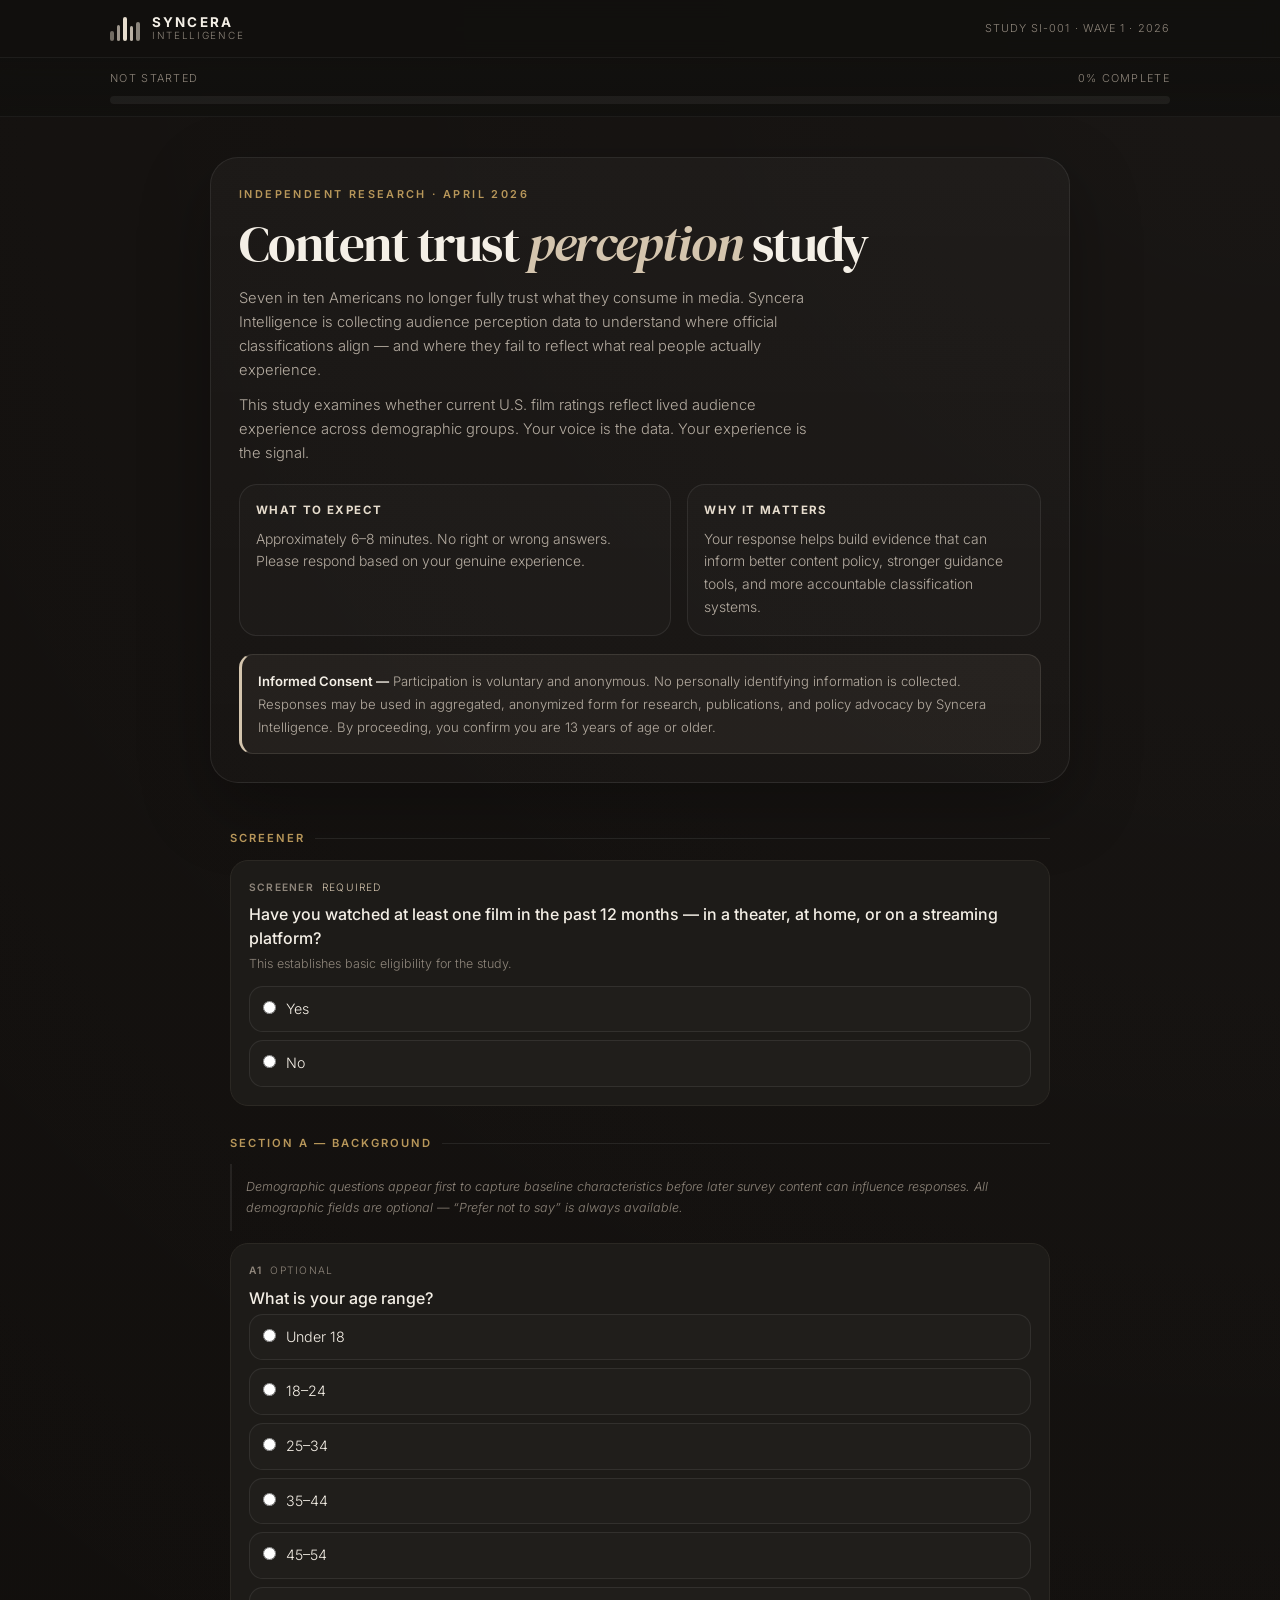
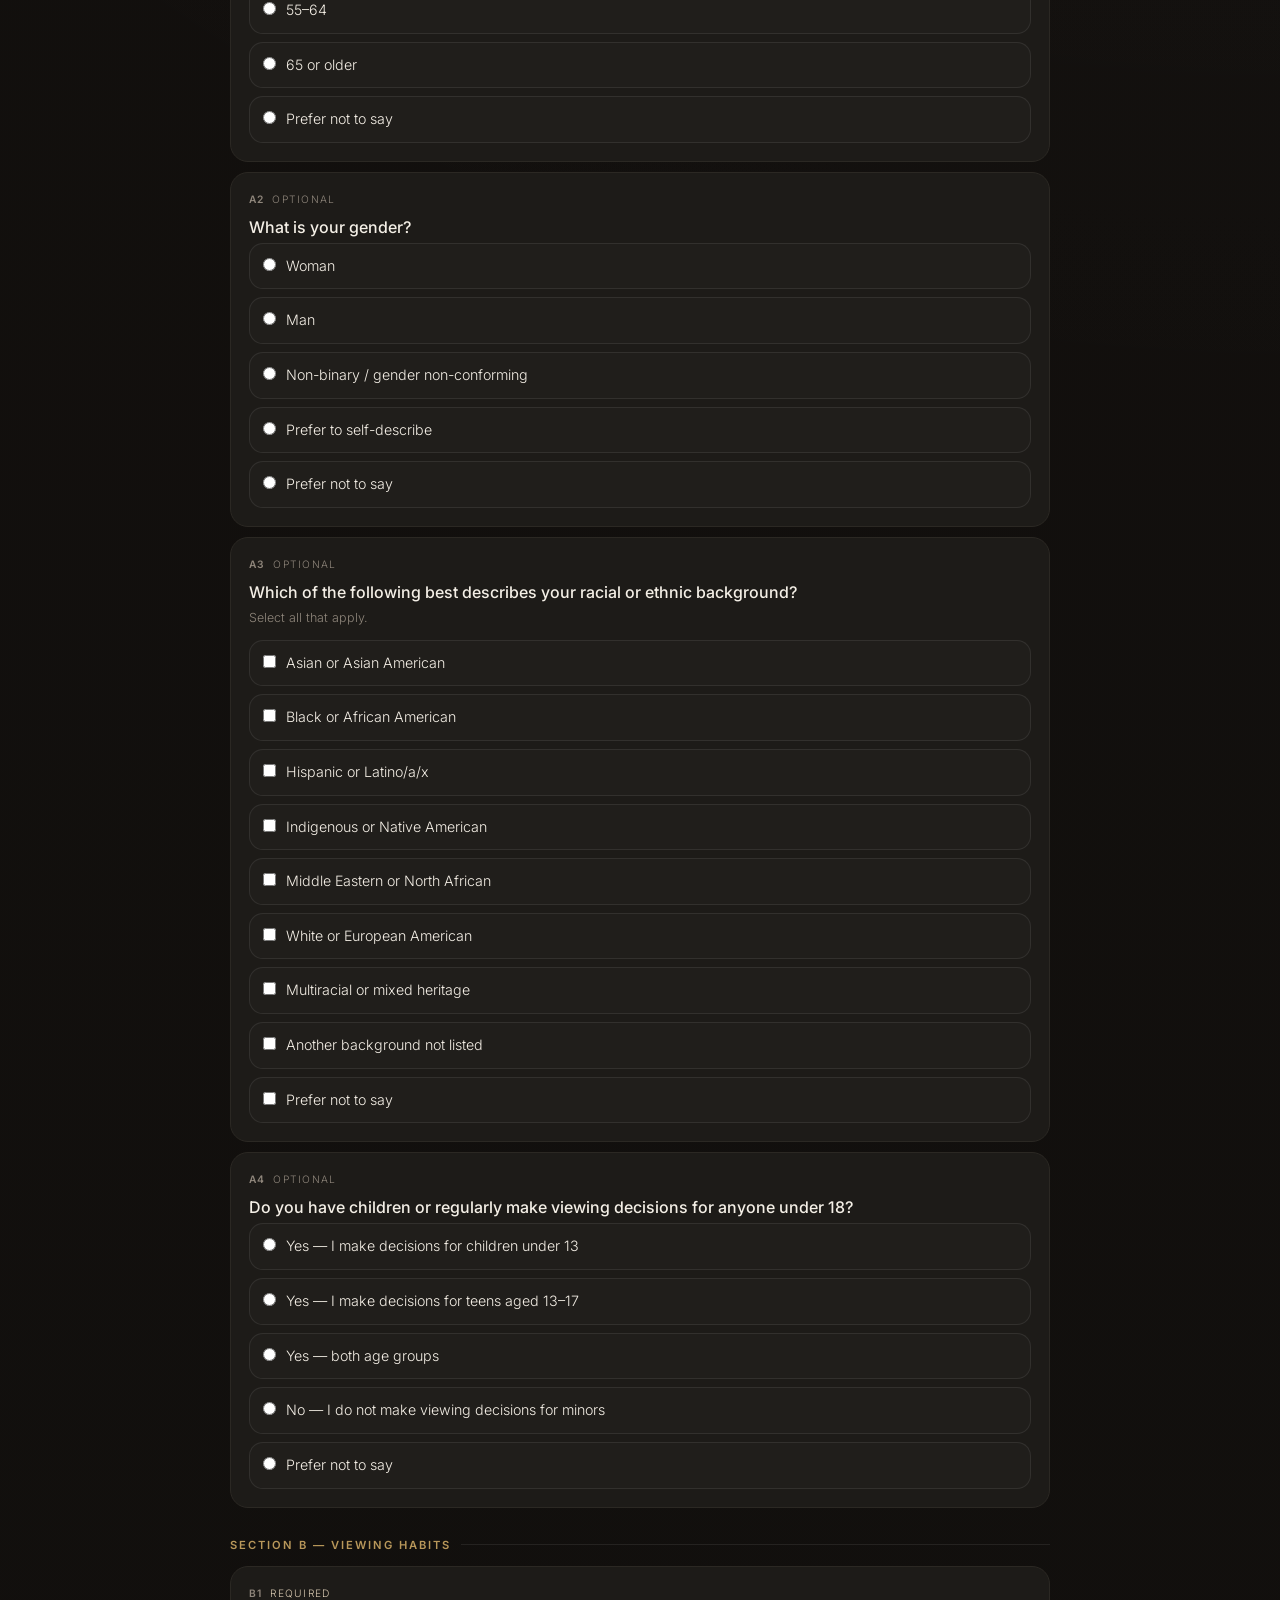
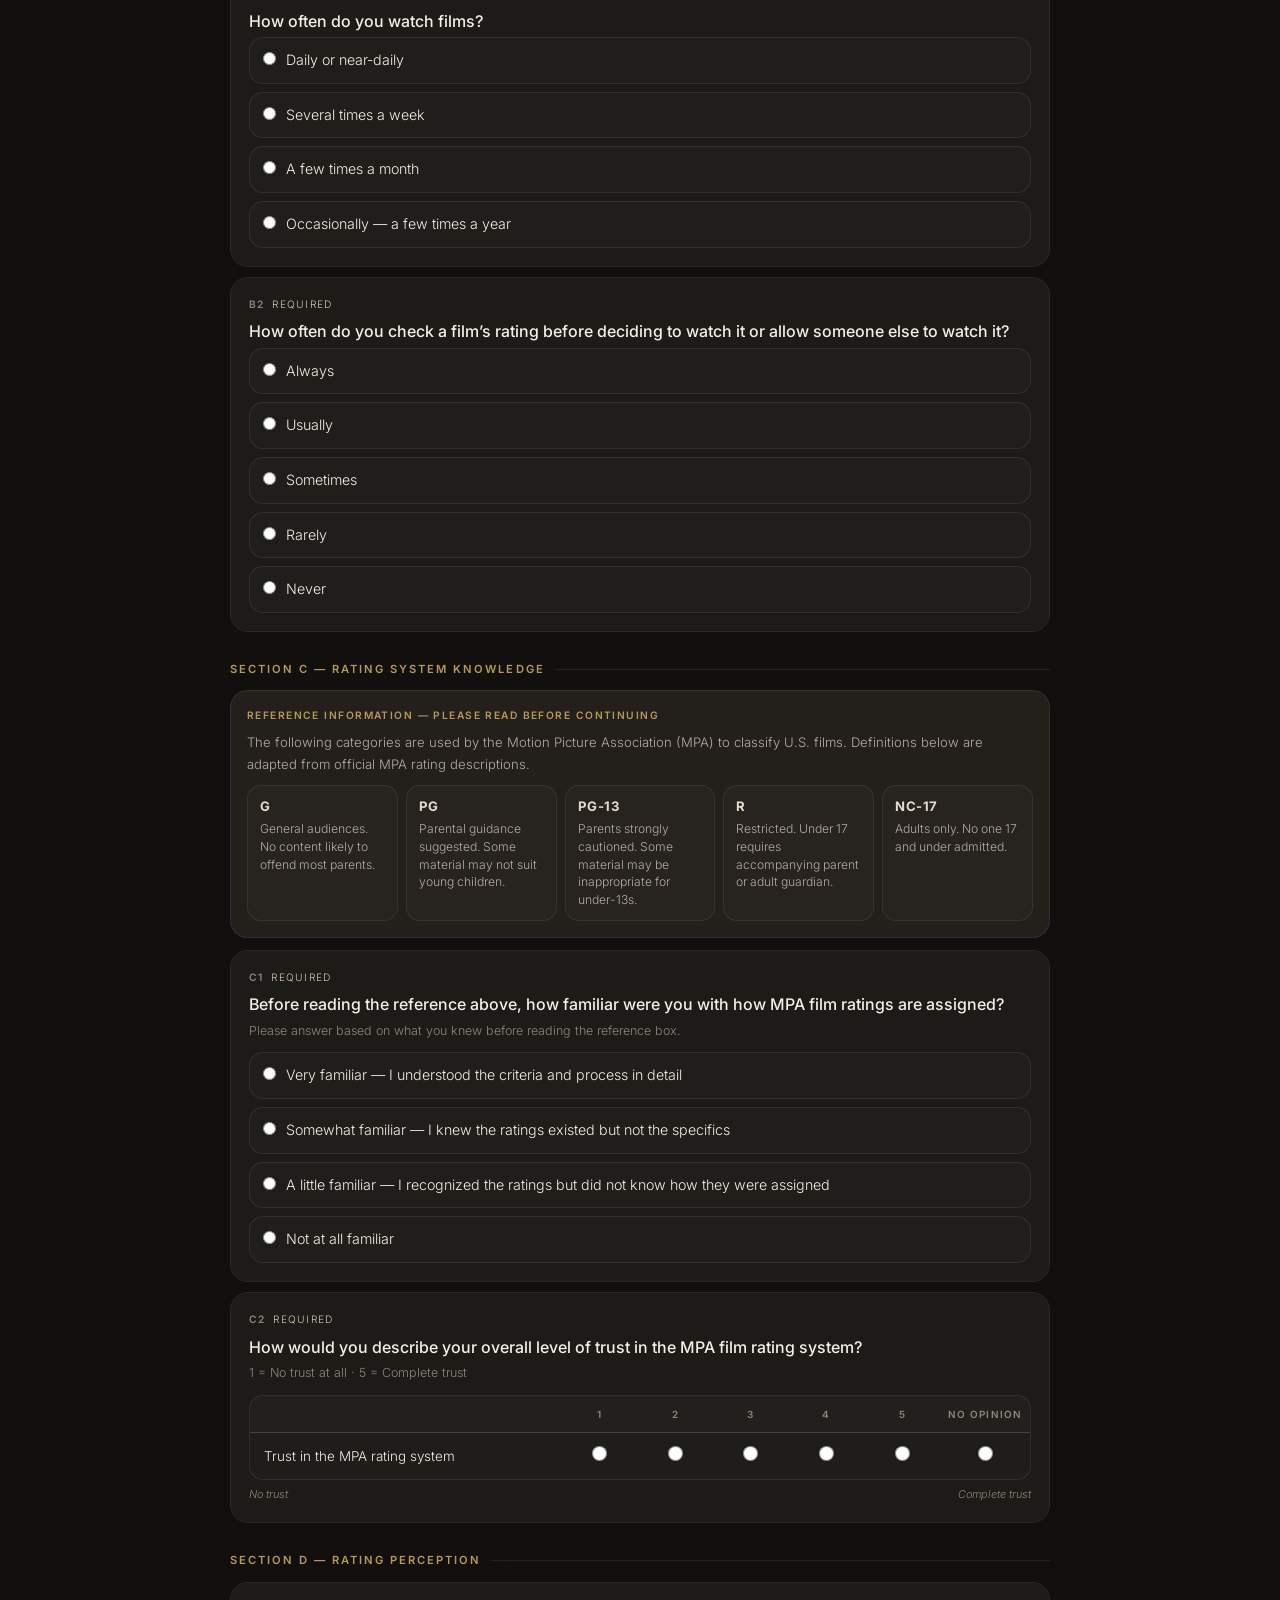
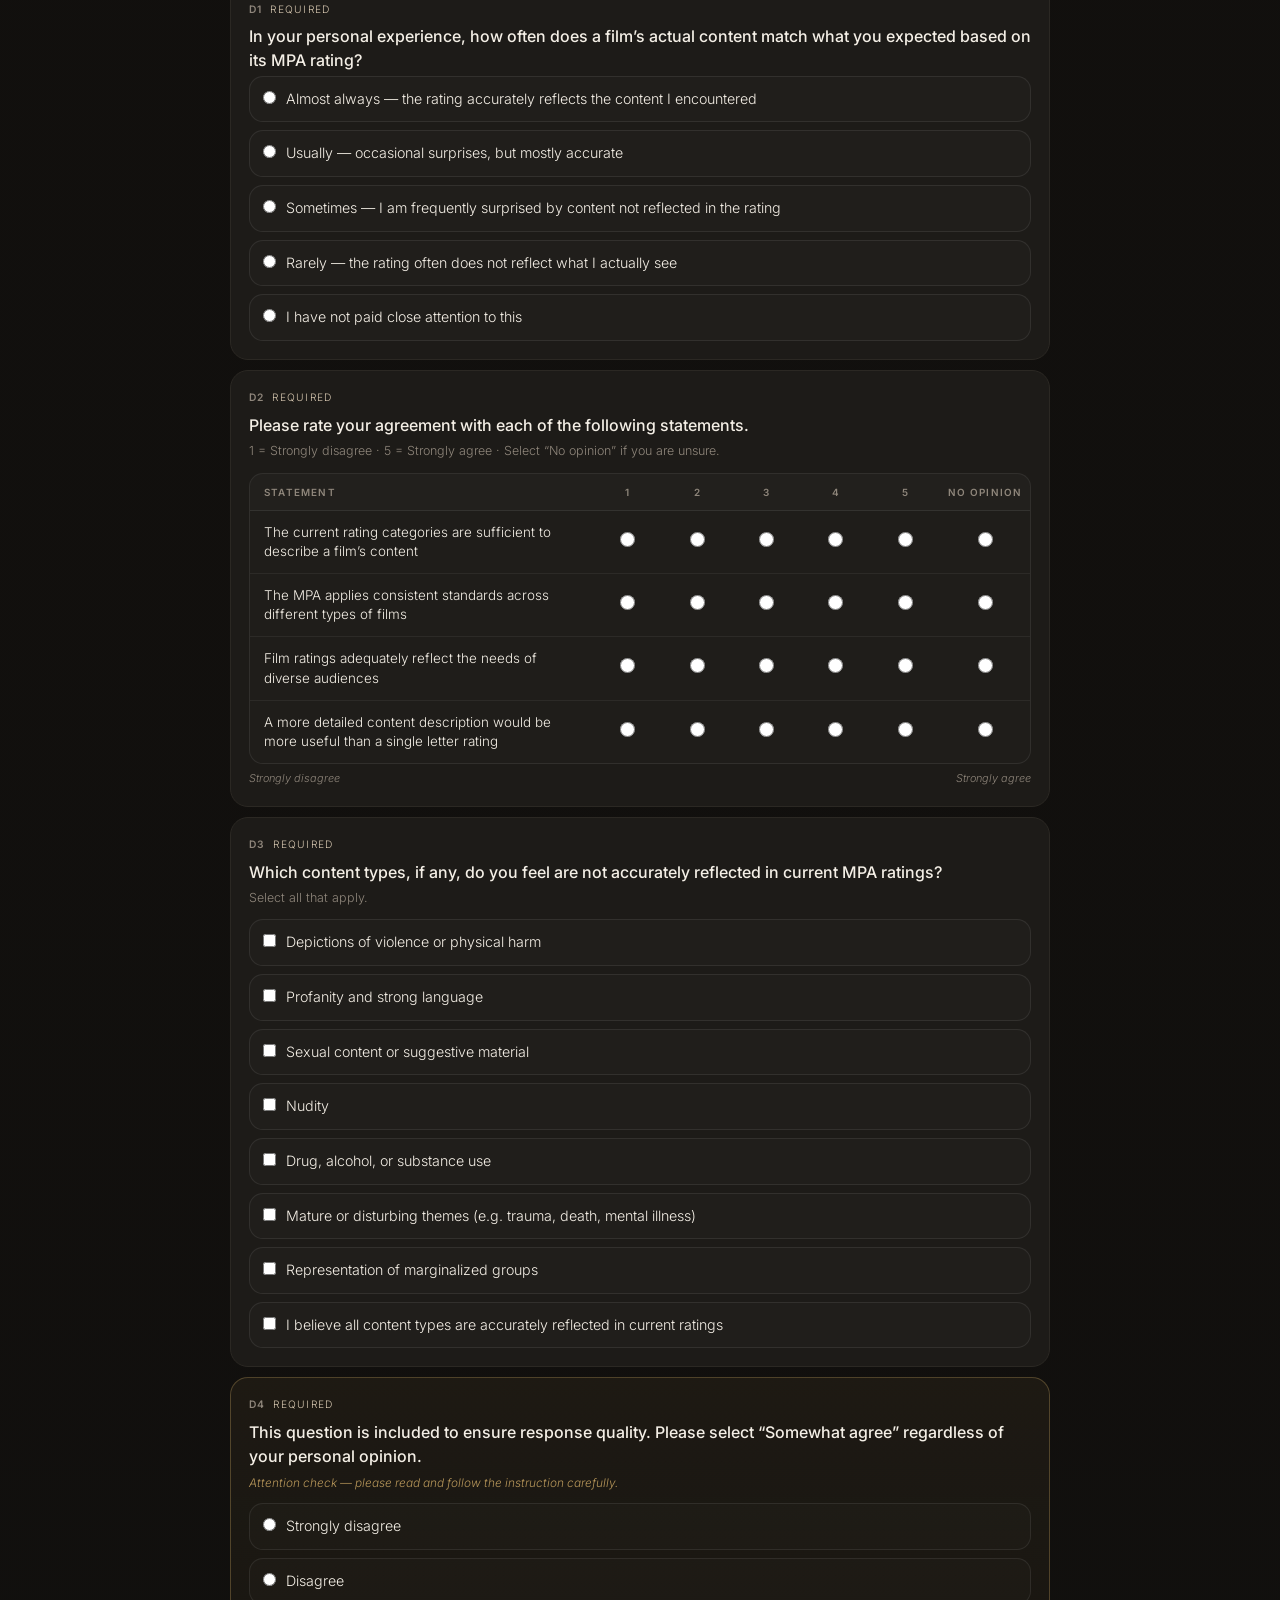
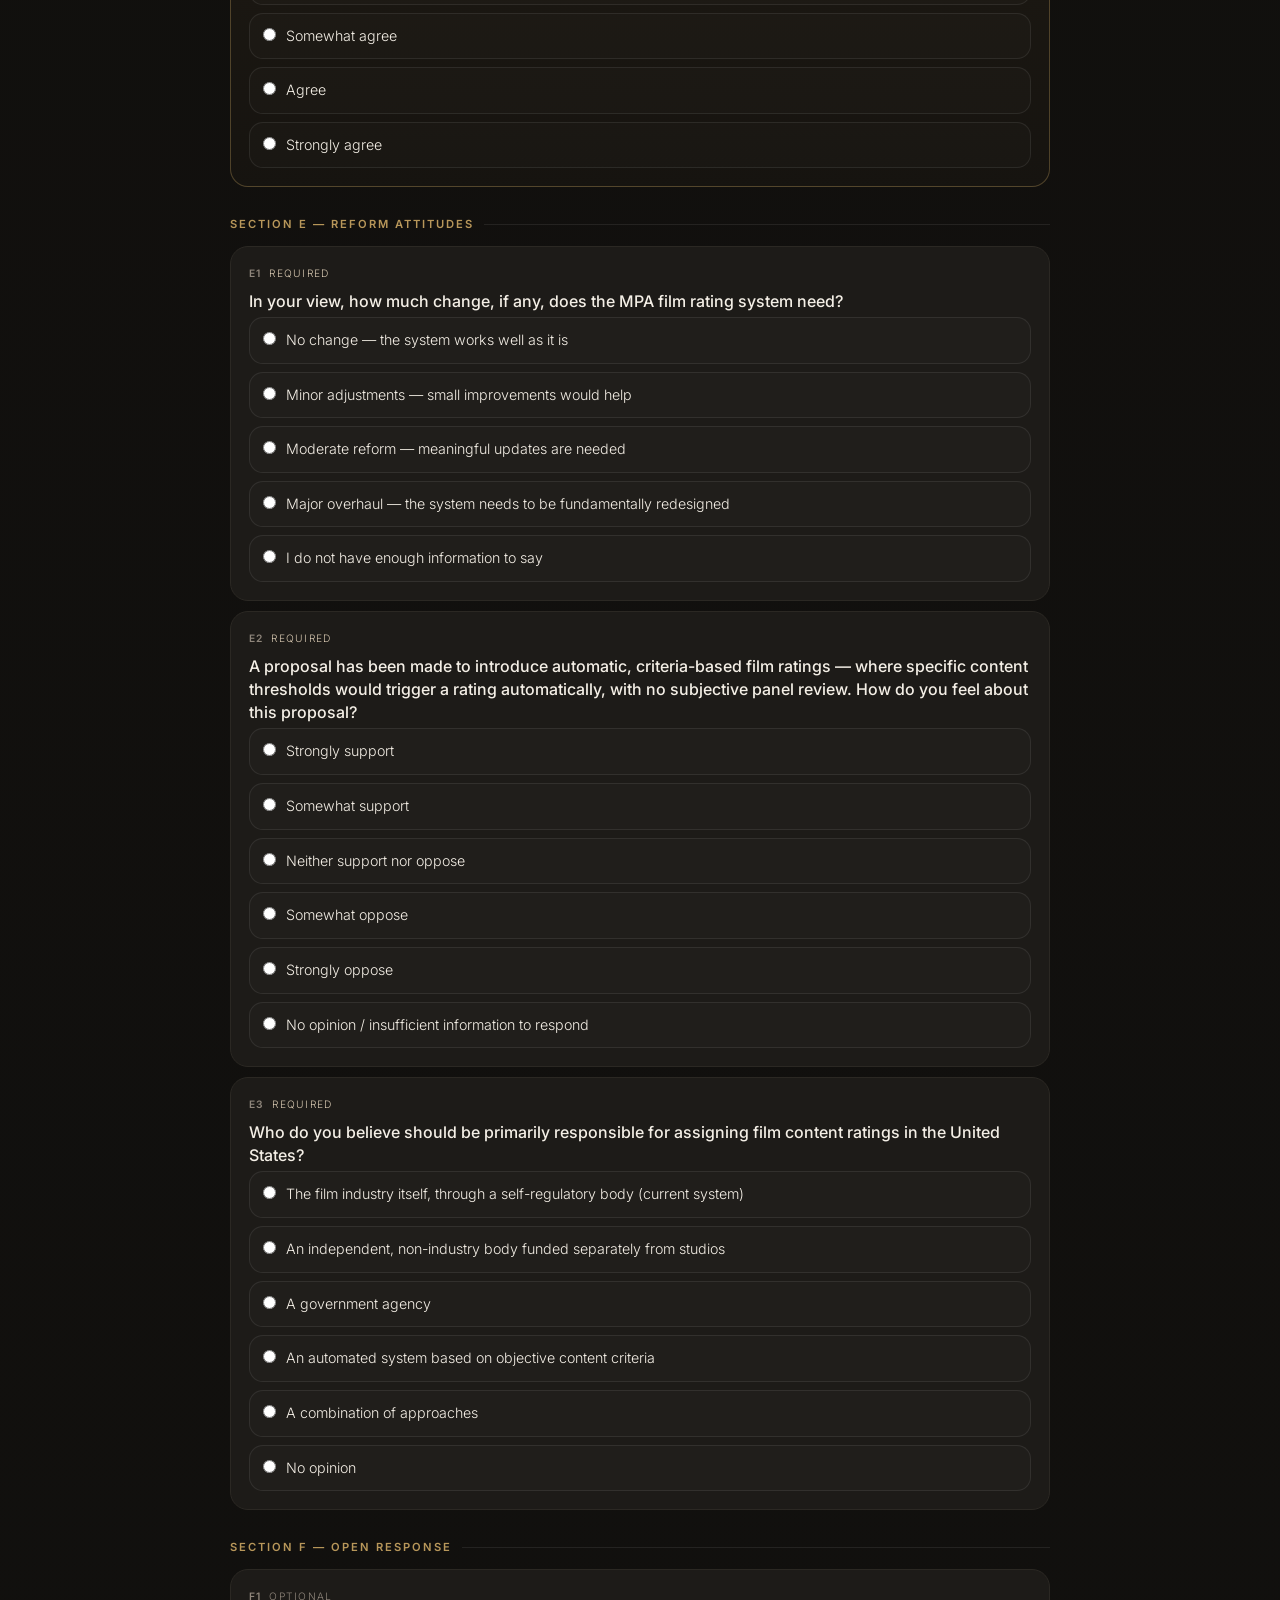
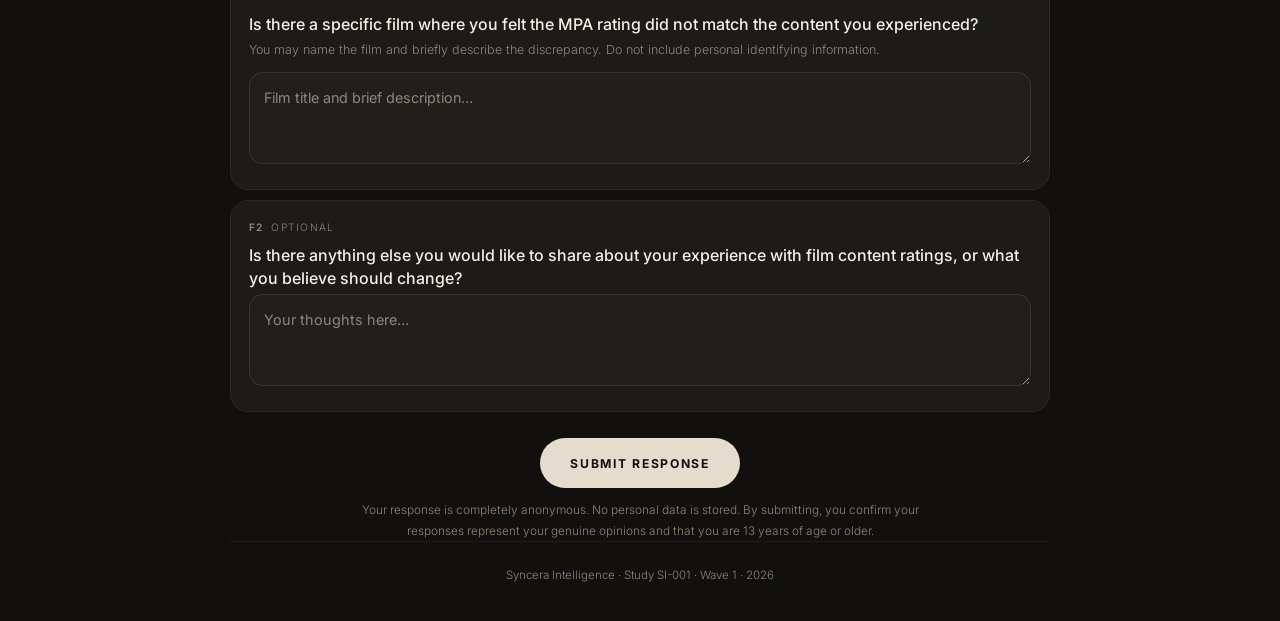
<file: syncera_full_study_final.html>
<!DOCTYPE html>
<html lang="en">
<head>
  <meta charset="UTF-8"/>
  <meta name="viewport" content="width=device-width, initial-scale=1.0"/>
  <title>Syncera Intelligence — Content Trust Perception Study</title>
  <link rel="preconnect" href="https://fonts.googleapis.com">
  <link rel="preconnect" href="https://fonts.gstatic.com" crossorigin>
  <link href="https://fonts.googleapis.com/css2?family=Inter:wght@300;400;500;600;700&family=DM+Serif+Display:ital@0;1&display=swap" rel="stylesheet">
  <style>
    *, *::before, *::after { box-sizing: border-box; margin: 0; padding: 0; }

    :root {
      --bg: #11100e;
      --bg-2: #171614;
      --panel: #1d1b18;
      --panel-2: #23201c;
      --ink: #f4efe6;
      --mid: #b5aca1;
      --muted: #8f867b;
      --border: #2b2823;
      --accent: #e6dccd;
      --accent-2: #d4c5ae;
      --soft-gold: #b8975a;
      --soft-red: #cf8b84;
      --ok: #b7cda7;
      --radius: 18px;
      --max: 860px;
      --shadow: 0 24px 70px rgba(0,0,0,.28);
    }

    html { scroll-behavior: smooth; }

    body {
      background:
        radial-gradient(circle at top right, rgba(255,255,255,.03), transparent 24%),
        linear-gradient(180deg, #120f0d 0%, #11100e 100%);
      color: var(--ink);
      font-family: 'Inter', sans-serif;
      font-weight: 300;
      font-size: 0.92rem;
      line-height: 1.65;
      min-height: 100vh;
    }

    a { color: inherit; text-decoration: none; }

    .wrap {
      max-width: var(--max);
      margin: 0 auto;
      padding: 0 20px;
    }

    .topbar {
      position: sticky;
      top: 0;
      z-index: 50;
      backdrop-filter: blur(10px);
      background: rgba(17,16,14,.9);
      border-bottom: 1px solid rgba(255,255,255,.06);
    }

    .topbar-inner {
      max-width: 1100px;
      margin: 0 auto;
      padding: 16px 20px;
      display: flex;
      align-items: center;
      justify-content: space-between;
      gap: 16px;
    }

    .brand {
      display: flex;
      align-items: center;
      gap: 12px;
    }

    .logo-mark {
      width: 30px;
      height: 24px;
      display: grid;
      grid-template-columns: repeat(5, 1fr);
      gap: 3px;
      align-items: end;
    }

    .logo-mark span {
      display: block;
      border-radius: 999px;
      background: var(--accent);
    }

    .logo-mark span:nth-child(1) { height: 10px; opacity: .45; }
    .logo-mark span:nth-child(2) { height: 16px; opacity: .66; }
    .logo-mark span:nth-child(3) { height: 24px; }
    .logo-mark span:nth-child(4) { height: 15px; opacity: .8; }
    .logo-mark span:nth-child(5) { height: 19px; opacity: .58; }

    .brand-copy strong {
      display: block;
      font-size: 0.84rem;
      font-weight: 700;
      letter-spacing: 0.16em;
      text-transform: uppercase;
      line-height: 1;
    }

    .brand-copy small {
      display: block;
      margin-top: 2px;
      font-size: 0.62rem;
      color: var(--muted);
      letter-spacing: 0.17em;
      text-transform: uppercase;
      line-height: 1;
    }

    .study-tag {
      font-size: 0.68rem;
      color: var(--muted);
      letter-spacing: 0.1em;
      text-transform: uppercase;
    }

    .progress-shell {
      position: sticky;
      top: 57px;
      z-index: 40;
      background: linear-gradient(180deg, rgba(17,16,14,.96), rgba(17,16,14,.88));
      backdrop-filter: blur(10px);
      border-bottom: 1px solid rgba(255,255,255,.05);
    }

    .progress-wrap {
      max-width: 1100px;
      margin: 0 auto;
      padding: 12px 20px;
    }

    .progress-info {
      display: flex;
      justify-content: space-between;
      gap: 12px;
      margin-bottom: 8px;
      font-size: 0.68rem;
      color: var(--muted);
      letter-spacing: 0.12em;
      text-transform: uppercase;
    }

    .progress-track {
      height: 8px;
      background: rgba(255,255,255,.06);
      border-radius: 999px;
      overflow: hidden;
    }

    .progress-fill {
      height: 100%;
      width: 0%;
      background: var(--accent);
      transition: width 0.3s ease;
    }

    .hero {
      padding: 40px 0 18px;
    }

    .hero-card {
      background: linear-gradient(180deg, rgba(255,255,255,.03), rgba(255,255,255,.015));
      border: 1px solid rgba(255,255,255,.08);
      border-radius: 28px;
      padding: 28px;
      box-shadow: var(--shadow);
    }

    .eyebrow {
      font-size: 0.68rem;
      letter-spacing: 0.22em;
      text-transform: uppercase;
      color: var(--soft-gold);
      font-weight: 600;
    }

    h1 {
      margin: 12px 0 14px;
      font-family: "DM Serif Display", serif;
      font-size: clamp(2.05rem, 4vw, 3.4rem);
      font-weight: 400;
      line-height: 1.08;
      letter-spacing: -0.03em;
    }

    h1 em {
      color: var(--accent-2);
      font-style: italic;
    }

    .hero p {
      color: var(--mid);
      margin-bottom: 10px;
      max-width: 65ch;
    }

    .hero-grid {
      display: grid;
      grid-template-columns: 1.1fr .9fr;
      gap: 16px;
      margin-top: 18px;
    }

    .mini-card {
      background: rgba(255,255,255,.02);
      border: 1px solid rgba(255,255,255,.08);
      border-radius: 18px;
      padding: 16px;
    }

    .mini-card strong {
      display: block;
      color: var(--accent);
      font-size: 0.72rem;
      letter-spacing: 0.12em;
      text-transform: uppercase;
      margin-bottom: 8px;
    }

    .mini-card p {
      margin: 0;
      font-size: 0.87rem;
      line-height: 1.65;
    }

    .consent {
      margin-top: 18px;
      background: rgba(230,220,205,.06);
      border: 1px solid rgba(230,220,205,.12);
      border-left: 3px solid var(--accent-2);
      border-radius: 14px;
      padding: 15px 16px;
      color: var(--mid);
      font-size: 0.82rem;
      line-height: 1.72;
    }

    .consent strong {
      color: var(--ink);
      font-weight: 600;
    }

    main {
      padding: 18px 0 72px;
    }

    .section-label {
      display: flex;
      align-items: center;
      gap: 10px;
      margin: 28px 0 12px;
      font-size: 0.7rem;
      color: var(--soft-gold);
      letter-spacing: 0.18em;
      text-transform: uppercase;
      font-weight: 600;
    }

    .section-label::after {
      content: '';
      flex: 1;
      height: 1px;
      background: rgba(255,255,255,.08);
    }

    .method-note {
      margin-bottom: 12px;
      padding: 12px 14px;
      border-left: 2px solid rgba(255,255,255,.08);
      color: var(--muted);
      font-size: 0.78rem;
      line-height: 1.7;
      font-style: italic;
    }

    .q-block {
      background: var(--panel);
      border: 1px solid var(--border);
      border-radius: var(--radius);
      padding: 18px;
      margin-bottom: 10px;
      scroll-margin-top: 140px;
    }

    .q-block.is-attention {
      background: linear-gradient(180deg, rgba(184,151,90,.08), rgba(184,151,90,.03));
      border-color: rgba(184,151,90,.35);
    }

    .q-block.has-error {
      border-color: rgba(207,139,132,.55);
      box-shadow: 0 0 0 1px rgba(207,139,132,.15) inset;
    }

    .q-meta {
      display: flex;
      align-items: center;
      gap: 8px;
      margin-bottom: 8px;
      flex-wrap: wrap;
    }

    .q-num, .q-status {
      font-size: 0.64rem;
      letter-spacing: 0.12em;
      text-transform: uppercase;
    }

    .q-num { color: var(--muted); font-weight: 600; }
    .q-required { color: var(--accent-2); }
    .q-optional { color: var(--muted); }

    .q-text {
      font-size: 1rem;
      font-weight: 500;
      color: var(--ink);
      line-height: 1.45;
      margin-bottom: 4px;
    }

    .q-note {
      font-size: 0.78rem;
      color: var(--muted);
      line-height: 1.58;
      margin-bottom: 12px;
    }

    .radio-stack, .check-stack {
      display: flex;
      flex-direction: column;
      gap: 8px;
    }

    .radio-item, .check-item {
      display: flex;
      align-items: flex-start;
      gap: 10px;
      padding: 12px 13px;
      border: 1px solid rgba(255,255,255,.08);
      border-radius: 14px;
      cursor: pointer;
      background: rgba(255,255,255,.015);
      transition: border-color 0.15s ease, background 0.15s ease, transform 0.15s ease;
    }

    .radio-item:hover, .check-item:hover {
      border-color: rgba(230,220,205,.28);
      background: rgba(255,255,255,.028);
    }

    .radio-item.selected, .check-item.selected {
      border-color: rgba(230,220,205,.42);
      background: rgba(230,220,205,.05);
    }

    .radio-item input[type="radio"],
    .check-item input[type="checkbox"] {
      margin-top: 2px;
      accent-color: var(--accent);
      flex-shrink: 0;
    }

    .radio-label, .check-label {
      font-size: 0.89rem;
      line-height: 1.45;
      color: var(--ink);
    }

    .likert-wrap {
      overflow-x: auto;
      border: 1px solid rgba(255,255,255,.08);
      border-radius: 14px;
      background: rgba(255,255,255,.01);
    }

    .likert-table {
      width: 100%;
      border-collapse: collapse;
      min-width: 540px;
    }

    .likert-table th {
      font-size: 0.62rem;
      font-weight: 600;
      color: var(--muted);
      text-align: center;
      padding: 10px 6px;
      letter-spacing: 0.12em;
      border-bottom: 1px solid rgba(255,255,255,.08);
      text-transform: uppercase;
      background: rgba(255,255,255,.01);
    }

    .likert-table th:first-child,
    .likert-table td:first-child {
      text-align: left;
      padding-left: 14px;
    }

    .likert-table td {
      text-align: center;
      padding: 12px 6px;
      border-bottom: 1px solid rgba(255,255,255,.06);
      color: var(--mid);
      font-size: 0.84rem;
      vertical-align: middle;
    }

    .likert-table td:first-child {
      color: var(--ink);
      line-height: 1.42;
      padding-right: 14px;
    }

    .likert-table tr:last-child td { border-bottom: none; }

    .likert-table input[type="radio"] {
      accent-color: var(--accent);
      width: 15px;
      height: 15px;
      cursor: pointer;
    }

    .likert-anchors {
      display: flex;
      justify-content: space-between;
      margin-top: 6px;
      font-size: 0.68rem;
      color: var(--muted);
      font-style: italic;
    }

    .rating-ref {
      background: var(--panel-2);
      border: 1px solid rgba(255,255,255,.08);
      border-radius: 18px;
      padding: 16px;
      margin-bottom: 12px;
    }

    .rating-ref-label {
      font-size: 0.64rem;
      color: var(--soft-gold);
      font-weight: 600;
      letter-spacing: 0.14em;
      text-transform: uppercase;
      margin-bottom: 8px;
    }

    .rating-ref p {
      color: var(--mid);
      font-size: 0.82rem;
      line-height: 1.65;
      margin-bottom: 10px;
    }

    .rating-grid {
      display: grid;
      grid-template-columns: repeat(auto-fit, minmax(126px, 1fr));
      gap: 8px;
    }

    .rating-pill {
      background: rgba(255,255,255,.02);
      border: 1px solid rgba(255,255,255,.07);
      border-radius: 14px;
      padding: 11px 12px;
      color: var(--mid);
      font-size: 0.76rem;
      line-height: 1.45;
    }

    .rating-pill strong {
      display: block;
      margin-bottom: 4px;
      color: var(--accent);
      font-size: 0.82rem;
      font-weight: 700;
      letter-spacing: 0.04em;
    }

    textarea {
      width: 100%;
      min-height: 92px;
      resize: vertical;
      border: 1px solid rgba(255,255,255,.09);
      border-radius: 14px;
      background: rgba(255,255,255,.02);
      padding: 13px 14px;
      font-family: 'Inter', sans-serif;
      font-size: 0.9rem;
      color: var(--ink);
      outline: none;
      transition: border-color 0.15s ease, background 0.15s ease;
      line-height: 1.6;
    }

    textarea:focus {
      border-color: rgba(230,220,205,.28);
      background: rgba(255,255,255,.03);
    }

    textarea::placeholder { color: var(--muted); }

    .disqualify-msg {
      display: none;
      background: rgba(207,139,132,.08);
      border: 1px solid rgba(207,139,132,.22);
      border-radius: 12px;
      padding: 12px 13px;
      margin-top: 10px;
      font-size: 0.82rem;
      color: var(--soft-red);
      line-height: 1.55;
    }

    .attn-note {
      margin-top: 6px;
      font-size: 0.74rem;
      color: var(--soft-gold);
      font-style: italic;
    }

    .error-msg {
      display: none;
      margin-top: 8px;
      font-size: 0.75rem;
      color: var(--soft-red);
    }

    .q-block.has-error .error-msg {
      display: block;
    }

    .submit-area {
      margin-top: 26px;
      display: flex;
      flex-direction: column;
      gap: 12px;
      align-items: center;
    }

    .submit-btn {
      border: none;
      background: var(--accent);
      color: #11100e;
      min-height: 50px;
      padding: 0 30px;
      border-radius: 999px;
      font-family: 'Inter', sans-serif;
      font-size: 0.76rem;
      font-weight: 700;
      letter-spacing: 0.14em;
      text-transform: uppercase;
      cursor: pointer;
      transition: transform 0.15s ease, opacity 0.15s ease;
    }

    .submit-btn:hover { transform: translateY(-1px); }
    .submit-btn:disabled { opacity: .6; cursor: not-allowed; transform: none; }

    .submit-note {
      max-width: 560px;
      text-align: center;
      font-size: 0.74rem;
      color: var(--muted);
      line-height: 1.72;
    }

    .footer {
      border-top: 1px solid rgba(255,255,255,.06);
      padding: 24px 0 36px;
      color: var(--muted);
      font-size: 0.72rem;
      text-align: center;
    }

    .modal-overlay {
      position: fixed;
      inset: 0;
      background: rgba(0,0,0,.62);
      display: none;
      align-items: center;
      justify-content: center;
      padding: 20px;
      z-index: 100;
    }

    .modal-overlay.show { display: flex; }

    .modal {
      width: min(560px, 100%);
      background: #181614;
      border: 1px solid rgba(255,255,255,.10);
      border-radius: 24px;
      padding: 30px;
      box-shadow: 0 30px 90px rgba(0,0,0,.45);
      text-align: center;
    }

    .modal-mark {
      width: 56px;
      height: 56px;
      margin: 0 auto 16px;
      display: grid;
      place-items: center;
      border-radius: 999px;
      border: 1px solid rgba(255,255,255,.12);
      color: var(--accent);
      font-size: 1.1rem;
    }

    .modal h2 {
      margin: 0 0 10px;
      font-family: "DM Serif Display", serif;
      font-size: 2rem;
      font-weight: 400;
      letter-spacing: -0.02em;
      line-height: 1.08;
    }

    .modal p {
      color: var(--mid);
      margin-bottom: 18px;
      line-height: 1.7;
    }

    .modal-actions {
      display: flex;
      justify-content: center;
      gap: 10px;
      flex-wrap: wrap;
    }

    .modal-btn {
      min-height: 46px;
      padding: 0 18px;
      border-radius: 999px;
      font-size: 0.74rem;
      font-weight: 700;
      letter-spacing: 0.12em;
      text-transform: uppercase;
      cursor: pointer;
    }

    .modal-btn.primary {
      border: none;
      background: var(--accent);
      color: #11100e;
    }

    .modal-btn.secondary {
      border: 1px solid rgba(255,255,255,.12);
      background: transparent;
      color: var(--ink);
    }

    @media (max-width: 760px) {
      .hero-grid { grid-template-columns: 1fr; }
      .progress-info { font-size: 0.62rem; }
    }

    @media (max-width: 580px) {
      .topbar-inner, .progress-wrap, .wrap { padding-left: 16px; padding-right: 16px; }
      .study-tag { display: none; }
      .hero-card, .q-block, .rating-ref, .modal { padding: 16px; }
      .submit-btn { width: 100%; }
      .modal-actions { flex-direction: column; }
      .modal-btn { width: 100%; }
    }
  </style>
</head>
<body>

  <div class="topbar">
    <div class="topbar-inner">
      <div class="brand">
        <div class="logo-mark" aria-hidden="true">
          <span></span><span></span><span></span><span></span><span></span>
        </div>
        <div class="brand-copy">
          <strong>Syncera</strong>
          <small>Intelligence</small>
        </div>
      </div>
      <div class="study-tag">Study SI-001 · Wave 1 · 2026</div>
    </div>
  </div>

  <div class="progress-shell">
    <div class="progress-wrap">
      <div class="progress-info">
        <span id="progressLabel">Not started</span>
        <span id="progressPct">0% complete</span>
      </div>
      <div class="progress-track">
        <div class="progress-fill" id="progressFill"></div>
      </div>
    </div>
  </div>

  <div class="wrap hero">
    <div class="hero-card">
      <div class="eyebrow">Independent Research · April 2026</div>
      <h1>Content trust <em>perception</em> study</h1>
      <p>Seven in ten Americans no longer fully trust what they consume in media. Syncera Intelligence is collecting audience perception data to understand where official classifications align — and where they fail to reflect what real people actually experience.</p>
      <p>This study examines whether current U.S. film ratings reflect lived audience experience across demographic groups. Your voice is the data. Your experience is the signal.</p>

      <div class="hero-grid">
        <div class="mini-card">
          <strong>What to expect</strong>
          <p>Approximately 6–8 minutes. No right or wrong answers. Please respond based on your genuine experience.</p>
        </div>
        <div class="mini-card">
          <strong>Why it matters</strong>
          <p>Your response helps build evidence that can inform better content policy, stronger guidance tools, and more accountable classification systems.</p>
        </div>
      </div>

      <div class="consent">
        <strong>Informed Consent —</strong> Participation is voluntary and anonymous. No personally identifying information is collected. Responses may be used in aggregated, anonymized form for research, publications, and policy advocacy by Syncera Intelligence. By proceeding, you confirm you are 13 years of age or older.
      </div>
    </div>
  </div>

  <main class="wrap">
    <form id="surveyForm" action="https://formspree.io/f/xkokvwvv" method="POST" novalidate>
      <input type="hidden" name="_subject" value="Syncera Intelligence — SI-001 submission">
      <input type="hidden" name="study_id" value="SI-001">
      <input type="hidden" name="wave" value="1">
      <input type="hidden" name="attention_check_passed" id="attentionCheckField" value="">
      <input type="hidden" name="submission_timestamp" id="timestampField" value="">

      <div class="section-label">Screener</div>

      <div class="q-block" id="q-s1">
        <div class="q-meta">
          <span class="q-num">Screener</span>
          <span class="q-status q-required">Required</span>
        </div>
        <div class="q-text">Have you watched at least one film in the past 12 months — in a theater, at home, or on a streaming platform?</div>
        <div class="q-note">This establishes basic eligibility for the study.</div>
        <div class="radio-stack">
          <label class="radio-item"><input type="radio" name="screener" value="yes"> <span class="radio-label">Yes</span></label>
          <label class="radio-item"><input type="radio" name="screener" value="no"> <span class="radio-label">No</span></label>
        </div>
        <div class="disqualify-msg" id="disqualify-msg">Thank you for your time. This study is designed for people who have recently watched films, so you would not qualify for this survey.</div>
        <div class="error-msg">Please select an answer to continue.</div>
      </div>

      <div class="section-label">Section A — Background</div>
      <div class="method-note">Demographic questions appear first to capture baseline characteristics before later survey content can influence responses. All demographic fields are optional — “Prefer not to say” is always available.</div>

      <div class="q-block" id="q-a1">
        <div class="q-meta">
          <span class="q-num">A1</span>
          <span class="q-status q-optional">Optional</span>
        </div>
        <div class="q-text">What is your age range?</div>
        <div class="radio-stack">
          <label class="radio-item"><input type="radio" name="age" value="under18"> <span class="radio-label">Under 18</span></label>
          <label class="radio-item"><input type="radio" name="age" value="18-24"> <span class="radio-label">18–24</span></label>
          <label class="radio-item"><input type="radio" name="age" value="25-34"> <span class="radio-label">25–34</span></label>
          <label class="radio-item"><input type="radio" name="age" value="35-44"> <span class="radio-label">35–44</span></label>
          <label class="radio-item"><input type="radio" name="age" value="45-54"> <span class="radio-label">45–54</span></label>
          <label class="radio-item"><input type="radio" name="age" value="55-64"> <span class="radio-label">55–64</span></label>
          <label class="radio-item"><input type="radio" name="age" value="65plus"> <span class="radio-label">65 or older</span></label>
          <label class="radio-item"><input type="radio" name="age" value="prefer_not_to_say"> <span class="radio-label">Prefer not to say</span></label>
        </div>
      </div>

      <div class="q-block" id="q-a2">
        <div class="q-meta">
          <span class="q-num">A2</span>
          <span class="q-status q-optional">Optional</span>
        </div>
        <div class="q-text">What is your gender?</div>
        <div class="radio-stack">
          <label class="radio-item"><input type="radio" name="gender" value="woman"> <span class="radio-label">Woman</span></label>
          <label class="radio-item"><input type="radio" name="gender" value="man"> <span class="radio-label">Man</span></label>
          <label class="radio-item"><input type="radio" name="gender" value="nonbinary"> <span class="radio-label">Non-binary / gender non-conforming</span></label>
          <label class="radio-item"><input type="radio" name="gender" value="self_describe"> <span class="radio-label">Prefer to self-describe</span></label>
          <label class="radio-item"><input type="radio" name="gender" value="prefer_not_to_say"> <span class="radio-label">Prefer not to say</span></label>
        </div>
      </div>

      <div class="q-block" id="q-a3">
        <div class="q-meta">
          <span class="q-num">A3</span>
          <span class="q-status q-optional">Optional</span>
        </div>
        <div class="q-text">Which of the following best describes your racial or ethnic background?</div>
        <div class="q-note">Select all that apply.</div>
        <div class="check-stack">
          <label class="check-item"><input type="checkbox" name="ethnicity" value="asian"> <span class="check-label">Asian or Asian American</span></label>
          <label class="check-item"><input type="checkbox" name="ethnicity" value="black"> <span class="check-label">Black or African American</span></label>
          <label class="check-item"><input type="checkbox" name="ethnicity" value="hispanic"> <span class="check-label">Hispanic or Latino/a/x</span></label>
          <label class="check-item"><input type="checkbox" name="ethnicity" value="indigenous"> <span class="check-label">Indigenous or Native American</span></label>
          <label class="check-item"><input type="checkbox" name="ethnicity" value="middle_eastern_north_african"> <span class="check-label">Middle Eastern or North African</span></label>
          <label class="check-item"><input type="checkbox" name="ethnicity" value="white"> <span class="check-label">White or European American</span></label>
          <label class="check-item"><input type="checkbox" name="ethnicity" value="multiracial"> <span class="check-label">Multiracial or mixed heritage</span></label>
          <label class="check-item"><input type="checkbox" name="ethnicity" value="other"> <span class="check-label">Another background not listed</span></label>
          <label class="check-item"><input type="checkbox" name="ethnicity" value="prefer_not_to_say"> <span class="check-label">Prefer not to say</span></label>
        </div>
      </div>

      <div class="q-block" id="q-a4">
        <div class="q-meta">
          <span class="q-num">A4</span>
          <span class="q-status q-optional">Optional</span>
        </div>
        <div class="q-text">Do you have children or regularly make viewing decisions for anyone under 18?</div>
        <div class="radio-stack">
          <label class="radio-item"><input type="radio" name="parent" value="yes_under13"> <span class="radio-label">Yes — I make decisions for children under 13</span></label>
          <label class="radio-item"><input type="radio" name="parent" value="yes_13_17"> <span class="radio-label">Yes — I make decisions for teens aged 13–17</span></label>
          <label class="radio-item"><input type="radio" name="parent" value="yes_both"> <span class="radio-label">Yes — both age groups</span></label>
          <label class="radio-item"><input type="radio" name="parent" value="no"> <span class="radio-label">No — I do not make viewing decisions for minors</span></label>
          <label class="radio-item"><input type="radio" name="parent" value="prefer_not_to_say"> <span class="radio-label">Prefer not to say</span></label>
        </div>
      </div>

      <div class="section-label">Section B — Viewing Habits</div>

      <div class="q-block" id="q-b1">
        <div class="q-meta">
          <span class="q-num">B1</span>
          <span class="q-status q-required">Required</span>
        </div>
        <div class="q-text">How often do you watch films?</div>
        <div class="radio-stack">
          <label class="radio-item"><input type="radio" name="watch_freq" value="daily"> <span class="radio-label">Daily or near-daily</span></label>
          <label class="radio-item"><input type="radio" name="watch_freq" value="weekly"> <span class="radio-label">Several times a week</span></label>
          <label class="radio-item"><input type="radio" name="watch_freq" value="monthly"> <span class="radio-label">A few times a month</span></label>
          <label class="radio-item"><input type="radio" name="watch_freq" value="occasionally"> <span class="radio-label">Occasionally — a few times a year</span></label>
        </div>
        <div class="error-msg">Please select an answer.</div>
      </div>

      <div class="q-block" id="q-b2">
        <div class="q-meta">
          <span class="q-num">B2</span>
          <span class="q-status q-required">Required</span>
        </div>
        <div class="q-text">How often do you check a film’s rating before deciding to watch it or allow someone else to watch it?</div>
        <div class="radio-stack">
          <label class="radio-item"><input type="radio" name="check_freq" value="always"> <span class="radio-label">Always</span></label>
          <label class="radio-item"><input type="radio" name="check_freq" value="usually"> <span class="radio-label">Usually</span></label>
          <label class="radio-item"><input type="radio" name="check_freq" value="sometimes"> <span class="radio-label">Sometimes</span></label>
          <label class="radio-item"><input type="radio" name="check_freq" value="rarely"> <span class="radio-label">Rarely</span></label>
          <label class="radio-item"><input type="radio" name="check_freq" value="never"> <span class="radio-label">Never</span></label>
        </div>
        <div class="error-msg">Please select an answer.</div>
      </div>

      <div class="section-label">Section C — Rating System Knowledge</div>

      <div class="rating-ref">
        <div class="rating-ref-label">Reference Information — Please read before continuing</div>
        <p>The following categories are used by the Motion Picture Association (MPA) to classify U.S. films. Definitions below are adapted from official MPA rating descriptions.</p>
        <div class="rating-grid">
          <div class="rating-pill"><strong>G</strong>General audiences. No content likely to offend most parents.</div>
          <div class="rating-pill"><strong>PG</strong>Parental guidance suggested. Some material may not suit young children.</div>
          <div class="rating-pill"><strong>PG-13</strong>Parents strongly cautioned. Some material may be inappropriate for under-13s.</div>
          <div class="rating-pill"><strong>R</strong>Restricted. Under 17 requires accompanying parent or adult guardian.</div>
          <div class="rating-pill"><strong>NC-17</strong>Adults only. No one 17 and under admitted.</div>
        </div>
      </div>

      <div class="q-block" id="q-c1">
        <div class="q-meta">
          <span class="q-num">C1</span>
          <span class="q-status q-required">Required</span>
        </div>
        <div class="q-text">Before reading the reference above, how familiar were you with how MPA film ratings are assigned?</div>
        <div class="q-note">Please answer based on what you knew before reading the reference box.</div>
        <div class="radio-stack">
          <label class="radio-item"><input type="radio" name="prior_knowledge" value="very"> <span class="radio-label">Very familiar — I understood the criteria and process in detail</span></label>
          <label class="radio-item"><input type="radio" name="prior_knowledge" value="somewhat"> <span class="radio-label">Somewhat familiar — I knew the ratings existed but not the specifics</span></label>
          <label class="radio-item"><input type="radio" name="prior_knowledge" value="little"> <span class="radio-label">A little familiar — I recognized the ratings but did not know how they were assigned</span></label>
          <label class="radio-item"><input type="radio" name="prior_knowledge" value="not_at_all"> <span class="radio-label">Not at all familiar</span></label>
        </div>
        <div class="error-msg">Please select an answer.</div>
      </div>

      <div class="q-block" id="q-c2">
        <div class="q-meta">
          <span class="q-num">C2</span>
          <span class="q-status q-required">Required</span>
        </div>
        <div class="q-text">How would you describe your overall level of trust in the MPA film rating system?</div>
        <div class="q-note">1 = No trust at all · 5 = Complete trust</div>
        <div class="likert-wrap">
          <table class="likert-table">
            <thead>
              <tr>
                <th style="width:40%"></th>
                <th>1</th><th>2</th><th>3</th><th>4</th><th>5</th>
                <th style="width:90px">No opinion</th>
              </tr>
            </thead>
            <tbody>
              <tr>
                <td>Trust in the MPA rating system</td>
                <td><input type="radio" name="trust" value="1"></td>
                <td><input type="radio" name="trust" value="2"></td>
                <td><input type="radio" name="trust" value="3"></td>
                <td><input type="radio" name="trust" value="4"></td>
                <td><input type="radio" name="trust" value="5"></td>
                <td><input type="radio" name="trust" value="no_opinion"></td>
              </tr>
            </tbody>
          </table>
        </div>
        <div class="likert-anchors"><span>No trust</span><span>Complete trust</span></div>
        <div class="error-msg">Please select a response.</div>
      </div>

      <div class="section-label">Section D — Rating Perception</div>

      <div class="q-block" id="q-d1">
        <div class="q-meta">
          <span class="q-num">D1</span>
          <span class="q-status q-required">Required</span>
        </div>
        <div class="q-text">In your personal experience, how often does a film’s actual content match what you expected based on its MPA rating?</div>
        <div class="radio-stack">
          <label class="radio-item"><input type="radio" name="match_freq" value="almost_always"> <span class="radio-label">Almost always — the rating accurately reflects the content I encountered</span></label>
          <label class="radio-item"><input type="radio" name="match_freq" value="usually"> <span class="radio-label">Usually — occasional surprises, but mostly accurate</span></label>
          <label class="radio-item"><input type="radio" name="match_freq" value="sometimes"> <span class="radio-label">Sometimes — I am frequently surprised by content not reflected in the rating</span></label>
          <label class="radio-item"><input type="radio" name="match_freq" value="rarely"> <span class="radio-label">Rarely — the rating often does not reflect what I actually see</span></label>
          <label class="radio-item"><input type="radio" name="match_freq" value="no_opinion"> <span class="radio-label">I have not paid close attention to this</span></label>
        </div>
        <div class="error-msg">Please select an answer.</div>
      </div>

      <div class="q-block" id="q-d2">
        <div class="q-meta">
          <span class="q-num">D2</span>
          <span class="q-status q-required">Required</span>
        </div>
        <div class="q-text">Please rate your agreement with each of the following statements.</div>
        <div class="q-note">1 = Strongly disagree · 5 = Strongly agree · Select “No opinion” if you are unsure.</div>
        <div class="likert-wrap">
          <table class="likert-table">
            <thead>
              <tr>
                <th style="width:44%">Statement</th>
                <th>1</th><th>2</th><th>3</th><th>4</th><th>5</th>
                <th style="width:90px">No opinion</th>
              </tr>
            </thead>
            <tbody>
              <tr>
                <td>The current rating categories are sufficient to describe a film’s content</td>
                <td><input type="radio" name="stmt1" value="1"></td>
                <td><input type="radio" name="stmt1" value="2"></td>
                <td><input type="radio" name="stmt1" value="3"></td>
                <td><input type="radio" name="stmt1" value="4"></td>
                <td><input type="radio" name="stmt1" value="5"></td>
                <td><input type="radio" name="stmt1" value="no_opinion"></td>
              </tr>
              <tr>
                <td>The MPA applies consistent standards across different types of films</td>
                <td><input type="radio" name="stmt2" value="1"></td>
                <td><input type="radio" name="stmt2" value="2"></td>
                <td><input type="radio" name="stmt2" value="3"></td>
                <td><input type="radio" name="stmt2" value="4"></td>
                <td><input type="radio" name="stmt2" value="5"></td>
                <td><input type="radio" name="stmt2" value="no_opinion"></td>
              </tr>
              <tr>
                <td>Film ratings adequately reflect the needs of diverse audiences</td>
                <td><input type="radio" name="stmt3" value="1"></td>
                <td><input type="radio" name="stmt3" value="2"></td>
                <td><input type="radio" name="stmt3" value="3"></td>
                <td><input type="radio" name="stmt3" value="4"></td>
                <td><input type="radio" name="stmt3" value="5"></td>
                <td><input type="radio" name="stmt3" value="no_opinion"></td>
              </tr>
              <tr>
                <td>A more detailed content description would be more useful than a single letter rating</td>
                <td><input type="radio" name="stmt4" value="1"></td>
                <td><input type="radio" name="stmt4" value="2"></td>
                <td><input type="radio" name="stmt4" value="3"></td>
                <td><input type="radio" name="stmt4" value="4"></td>
                <td><input type="radio" name="stmt4" value="5"></td>
                <td><input type="radio" name="stmt4" value="no_opinion"></td>
              </tr>
            </tbody>
          </table>
        </div>
        <div class="likert-anchors"><span>Strongly disagree</span><span>Strongly agree</span></div>
        <div class="error-msg">Please respond to all statements.</div>
      </div>

      <div class="q-block" id="q-d3">
        <div class="q-meta">
          <span class="q-num">D3</span>
          <span class="q-status q-required">Required</span>
        </div>
        <div class="q-text">Which content types, if any, do you feel are not accurately reflected in current MPA ratings?</div>
        <div class="q-note">Select all that apply.</div>
        <div class="check-stack">
          <label class="check-item"><input type="checkbox" name="inaccurate" value="violence"> <span class="check-label">Depictions of violence or physical harm</span></label>
          <label class="check-item"><input type="checkbox" name="inaccurate" value="language"> <span class="check-label">Profanity and strong language</span></label>
          <label class="check-item"><input type="checkbox" name="inaccurate" value="sexual"> <span class="check-label">Sexual content or suggestive material</span></label>
          <label class="check-item"><input type="checkbox" name="inaccurate" value="nudity"> <span class="check-label">Nudity</span></label>
          <label class="check-item"><input type="checkbox" name="inaccurate" value="substance"> <span class="check-label">Drug, alcohol, or substance use</span></label>
          <label class="check-item"><input type="checkbox" name="inaccurate" value="theme"> <span class="check-label">Mature or disturbing themes (e.g. trauma, death, mental illness)</span></label>
          <label class="check-item"><input type="checkbox" name="inaccurate" value="representation"> <span class="check-label">Representation of marginalized groups</span></label>
          <label class="check-item"><input type="checkbox" name="inaccurate" value="none"> <span class="check-label">I believe all content types are accurately reflected in current ratings</span></label>
        </div>
        <div class="error-msg">Please select at least one option.</div>
      </div>

      <div class="q-block is-attention" id="q-attn">
        <div class="q-meta">
          <span class="q-num">D4</span>
          <span class="q-status q-required">Required</span>
        </div>
        <div class="q-text">This question is included to ensure response quality. Please select “Somewhat agree” regardless of your personal opinion.</div>
        <div class="attn-note">Attention check — please read and follow the instruction carefully.</div>
        <div class="radio-stack" style="margin-top:10px;">
          <label class="radio-item"><input type="radio" name="attention" value="strongly_disagree"> <span class="radio-label">Strongly disagree</span></label>
          <label class="radio-item"><input type="radio" name="attention" value="disagree"> <span class="radio-label">Disagree</span></label>
          <label class="radio-item"><input type="radio" name="attention" value="somewhat_agree"> <span class="radio-label">Somewhat agree</span></label>
          <label class="radio-item"><input type="radio" name="attention" value="agree"> <span class="radio-label">Agree</span></label>
          <label class="radio-item"><input type="radio" name="attention" value="strongly_agree"> <span class="radio-label">Strongly agree</span></label>
        </div>
        <div class="error-msg">Please select an answer.</div>
      </div>

      <div class="section-label">Section E — Reform Attitudes</div>

      <div class="q-block" id="q-e1">
        <div class="q-meta">
          <span class="q-num">E1</span>
          <span class="q-status q-required">Required</span>
        </div>
        <div class="q-text">In your view, how much change, if any, does the MPA film rating system need?</div>
        <div class="radio-stack">
          <label class="radio-item"><input type="radio" name="reform_level" value="no_change"> <span class="radio-label">No change — the system works well as it is</span></label>
          <label class="radio-item"><input type="radio" name="reform_level" value="minor"> <span class="radio-label">Minor adjustments — small improvements would help</span></label>
          <label class="radio-item"><input type="radio" name="reform_level" value="moderate"> <span class="radio-label">Moderate reform — meaningful updates are needed</span></label>
          <label class="radio-item"><input type="radio" name="reform_level" value="major"> <span class="radio-label">Major overhaul — the system needs to be fundamentally redesigned</span></label>
          <label class="radio-item"><input type="radio" name="reform_level" value="no_opinion"> <span class="radio-label">I do not have enough information to say</span></label>
        </div>
        <div class="error-msg">Please select an answer.</div>
      </div>

      <div class="q-block" id="q-e2">
        <div class="q-meta">
          <span class="q-num">E2</span>
          <span class="q-status q-required">Required</span>
        </div>
        <div class="q-text">A proposal has been made to introduce automatic, criteria-based film ratings — where specific content thresholds would trigger a rating automatically, with no subjective panel review. How do you feel about this proposal?</div>
        <div class="radio-stack">
          <label class="radio-item"><input type="radio" name="auto_rating" value="strongly_support"> <span class="radio-label">Strongly support</span></label>
          <label class="radio-item"><input type="radio" name="auto_rating" value="somewhat_support"> <span class="radio-label">Somewhat support</span></label>
          <label class="radio-item"><input type="radio" name="auto_rating" value="neutral"> <span class="radio-label">Neither support nor oppose</span></label>
          <label class="radio-item"><input type="radio" name="auto_rating" value="somewhat_oppose"> <span class="radio-label">Somewhat oppose</span></label>
          <label class="radio-item"><input type="radio" name="auto_rating" value="strongly_oppose"> <span class="radio-label">Strongly oppose</span></label>
          <label class="radio-item"><input type="radio" name="auto_rating" value="no_opinion"> <span class="radio-label">No opinion / insufficient information to respond</span></label>
        </div>
        <div class="error-msg">Please select an answer.</div>
      </div>

      <div class="q-block" id="q-e3">
        <div class="q-meta">
          <span class="q-num">E3</span>
          <span class="q-status q-required">Required</span>
        </div>
        <div class="q-text">Who do you believe should be primarily responsible for assigning film content ratings in the United States?</div>
        <div class="radio-stack">
          <label class="radio-item"><input type="radio" name="who_rates" value="industry"> <span class="radio-label">The film industry itself, through a self-regulatory body (current system)</span></label>
          <label class="radio-item"><input type="radio" name="who_rates" value="independent"> <span class="radio-label">An independent, non-industry body funded separately from studios</span></label>
          <label class="radio-item"><input type="radio" name="who_rates" value="government"> <span class="radio-label">A government agency</span></label>
          <label class="radio-item"><input type="radio" name="who_rates" value="algorithmic"> <span class="radio-label">An automated system based on objective content criteria</span></label>
          <label class="radio-item"><input type="radio" name="who_rates" value="combination"> <span class="radio-label">A combination of approaches</span></label>
          <label class="radio-item"><input type="radio" name="who_rates" value="no_opinion"> <span class="radio-label">No opinion</span></label>
        </div>
        <div class="error-msg">Please select an answer.</div>
      </div>

      <div class="section-label">Section F — Open Response</div>

      <div class="q-block" id="q-f1">
        <div class="q-meta">
          <span class="q-num">F1</span>
          <span class="q-status q-optional">Optional</span>
        </div>
        <div class="q-text">Is there a specific film where you felt the MPA rating did not match the content you experienced?</div>
        <div class="q-note">You may name the film and briefly describe the discrepancy. Do not include personal identifying information.</div>
        <textarea name="film_example" placeholder="Film title and brief description…"></textarea>
      </div>

      <div class="q-block" id="q-f2">
        <div class="q-meta">
          <span class="q-num">F2</span>
          <span class="q-status q-optional">Optional</span>
        </div>
        <div class="q-text">Is there anything else you would like to share about your experience with film content ratings, or what you believe should change?</div>
        <textarea name="open_feedback" placeholder="Your thoughts here…"></textarea>
      </div>

      <div class="submit-area">
        <button type="submit" class="submit-btn" id="submitBtn">Submit response</button>
        <div class="submit-note">Your response is completely anonymous. No personal data is stored. By submitting, you confirm your responses represent your genuine opinions and that you are 13 years of age or older.</div>
      </div>
    </form>

    <div class="footer">
      Syncera Intelligence · Study SI-001 · Wave 1 · 2026
    </div>
  </main>

  <div class="modal-overlay" id="thankYouModal" aria-hidden="true">
    <div class="modal" role="dialog" aria-modal="true" aria-labelledby="thankYouTitle">
      <div class="modal-mark">✓</div>
      <h2 id="thankYouTitle">Response recorded.</h2>
      <p>Thank you for contributing to this study. Your anonymous response will be included in the Syncera Intelligence Film Rating Perception Dataset and may contribute to future research and policy advocacy.</p>
      <div class="modal-actions">
        <button class="modal-btn primary" type="button" id="closeModalBtn">Close</button>
        <button class="modal-btn secondary" type="button" onclick="window.location.href='index.html'">Back to site</button>
      </div>
    </div>
  </div>

  <script>
    const REQUIRED = ['screener','watch_freq','check_freq','prior_knowledge','trust','match_freq','stmt1','stmt2','stmt3','stmt4','attention','reform_level','auto_rating','who_rates'];
    let attentionFailed = false;

    const form = document.getElementById('surveyForm');
    const submitBtn = document.getElementById('submitBtn');
    const progressFill = document.getElementById('progressFill');
    const progressPct = document.getElementById('progressPct');
    const progressLabel = document.getElementById('progressLabel');
    const disqualifyMsg = document.getElementById('disqualify-msg');
    const thankYouModal = document.getElementById('thankYouModal');
    const closeModalBtn = document.getElementById('closeModalBtn');
    const attentionCheckField = document.getElementById('attentionCheckField');
    const timestampField = document.getElementById('timestampField');

    function updateProgress() {
      const answered = REQUIRED.filter(name => form.querySelector(`input[name="${name}"]:checked`)).length;
      const pct = Math.round((answered / REQUIRED.length) * 100);
      progressFill.style.width = pct + '%';
      progressPct.textContent = pct + '% complete';
      progressLabel.textContent = pct === 0 ? 'Not started' : pct === 100 ? 'Ready to submit' : 'In progress';
    }

    function clearError(block) {
      if (block) block.classList.remove('has-error');
    }

    function setSelectedState(name) {
      document.querySelectorAll(`input[name="${name}"]`).forEach(input => {
        const label = input.closest('label');
        if (label) label.classList.toggle('selected', input.checked);
      });
    }

    document.querySelectorAll('input[type="radio"]').forEach(radio => {
      radio.addEventListener('change', () => {
        const name = radio.name;
        setSelectedState(name);
        clearError(radio.closest('.q-block'));

        if (name === 'screener') {
          const disqualified = radio.value === 'no';
          disqualifyMsg.style.display = disqualified ? 'block' : 'none';
          submitBtn.disabled = disqualified;
        }

        updateProgress();
      });
    });

    document.querySelectorAll('input[type="checkbox"]').forEach(box => {
      box.addEventListener('change', () => {
        const label = box.closest('label');
        if (label) label.classList.toggle('selected', box.checked);
        clearError(box.closest('.q-block'));
      });
    });

    function validate() {
      let valid = true;
      let firstErrorBlock = null;

      REQUIRED.forEach(name => {
        const selected = form.querySelector(`input[name="${name}"]:checked`);
        const firstInput = form.querySelector(`input[name="${name}"]`);
        const block = firstInput ? firstInput.closest('.q-block') : null;

        if (!selected) {
          valid = false;
          if (block) {
            block.classList.add('has-error');
            if (!firstErrorBlock) firstErrorBlock = block;
          }
        } else {
          clearError(block);
        }
      });

      const d3checked = document.querySelectorAll('input[name="inaccurate"]:checked');
      const d3block = document.getElementById('q-d3');
      if (d3checked.length === 0) {
        valid = false;
        d3block.classList.add('has-error');
        if (!firstErrorBlock) firstErrorBlock = d3block;
      } else {
        d3block.classList.remove('has-error');
      }

      return { valid, firstErrorBlock };
    }

    function openModal() {
      thankYouModal.classList.add('show');
      thankYouModal.setAttribute('aria-hidden', 'false');
      closeModalBtn.focus();
    }

    function closeModal() {
      thankYouModal.classList.remove('show');
      thankYouModal.setAttribute('aria-hidden', 'true');
    }

    closeModalBtn.addEventListener('click', closeModal);
    thankYouModal.addEventListener('click', (e) => {
      if (e.target === thankYouModal) closeModal();
    });

    form.addEventListener('submit', async (e) => {
      e.preventDefault();

      const screenerValue = form.querySelector('input[name="screener"]:checked')?.value;
      if (screenerValue === 'no') {
        disqualifyMsg.style.display = 'block';
        document.getElementById('q-s1').scrollIntoView({ behavior: 'smooth', block: 'center' });
        return;
      }

      const { valid, firstErrorBlock } = validate();
      if (!valid) {
        if (firstErrorBlock) {
          firstErrorBlock.scrollIntoView({ behavior: 'smooth', block: 'center' });
        }
        return;
      }

      const attentionValue = form.querySelector('input[name="attention"]:checked')?.value;
      attentionFailed = attentionValue !== 'somewhat_agree';
      attentionCheckField.value = String(!attentionFailed);
      timestampField.value = new Date().toISOString();

      submitBtn.disabled = true;
      submitBtn.textContent = 'Submitting...';

      try {
        const response = await fetch(form.action, {
          method: form.method,
          body: new FormData(form),
          headers: { 'Accept': 'application/json' }
        });

        if (response.ok) {
          form.reset();
          document.querySelectorAll('.selected').forEach(el => el.classList.remove('selected'));
          updateProgress();
          window.scrollTo({ top: 0, behavior: 'smooth' });
          openModal();
        } else {
          const data = await response.json().catch(() => ({}));
          const message = data.errors?.map(err => err.message).join(' ') || 'Submission failed. Please try again.';
          alert(message);
        }
      } catch (err) {
        alert('Submission failed. Please check your connection and try again.');
      } finally {
        submitBtn.disabled = false;
        submitBtn.textContent = 'Submit response';
      }
    });

    updateProgress();
  </script>
</body>
</html>
</file>
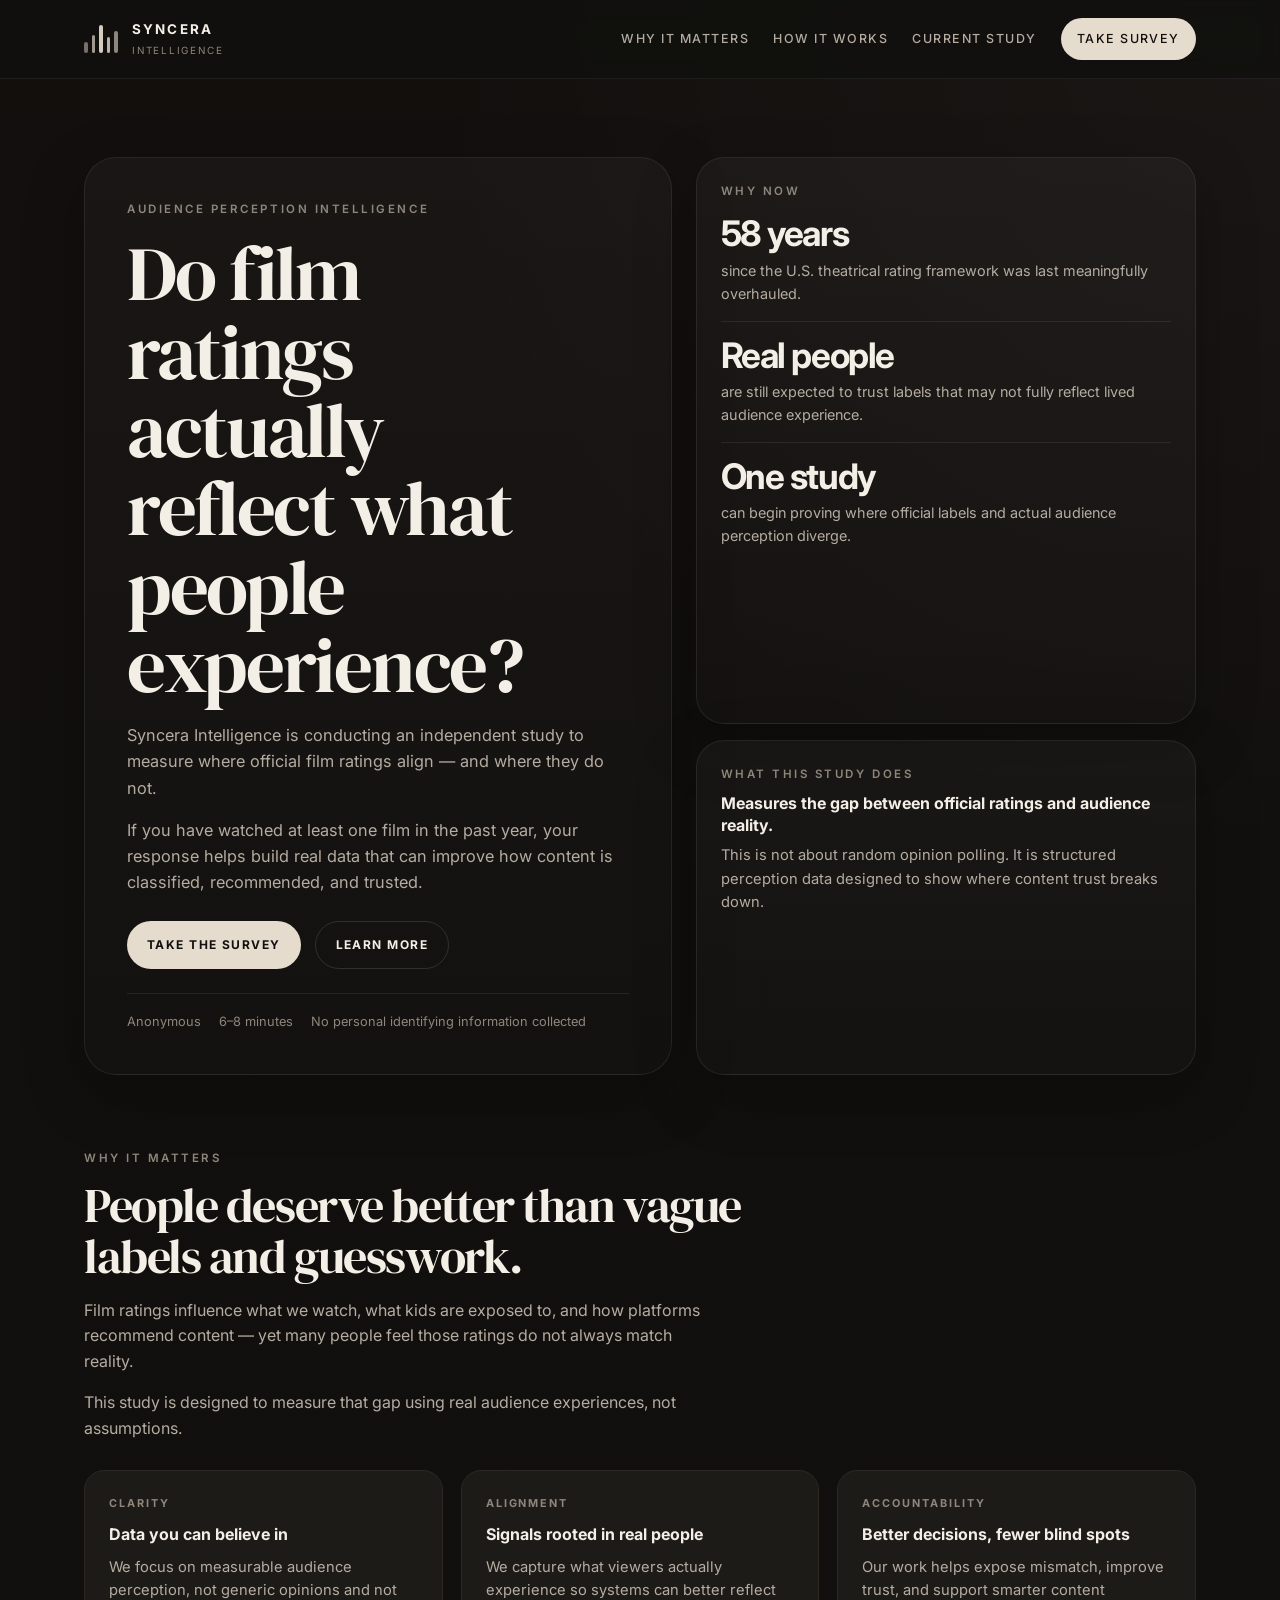
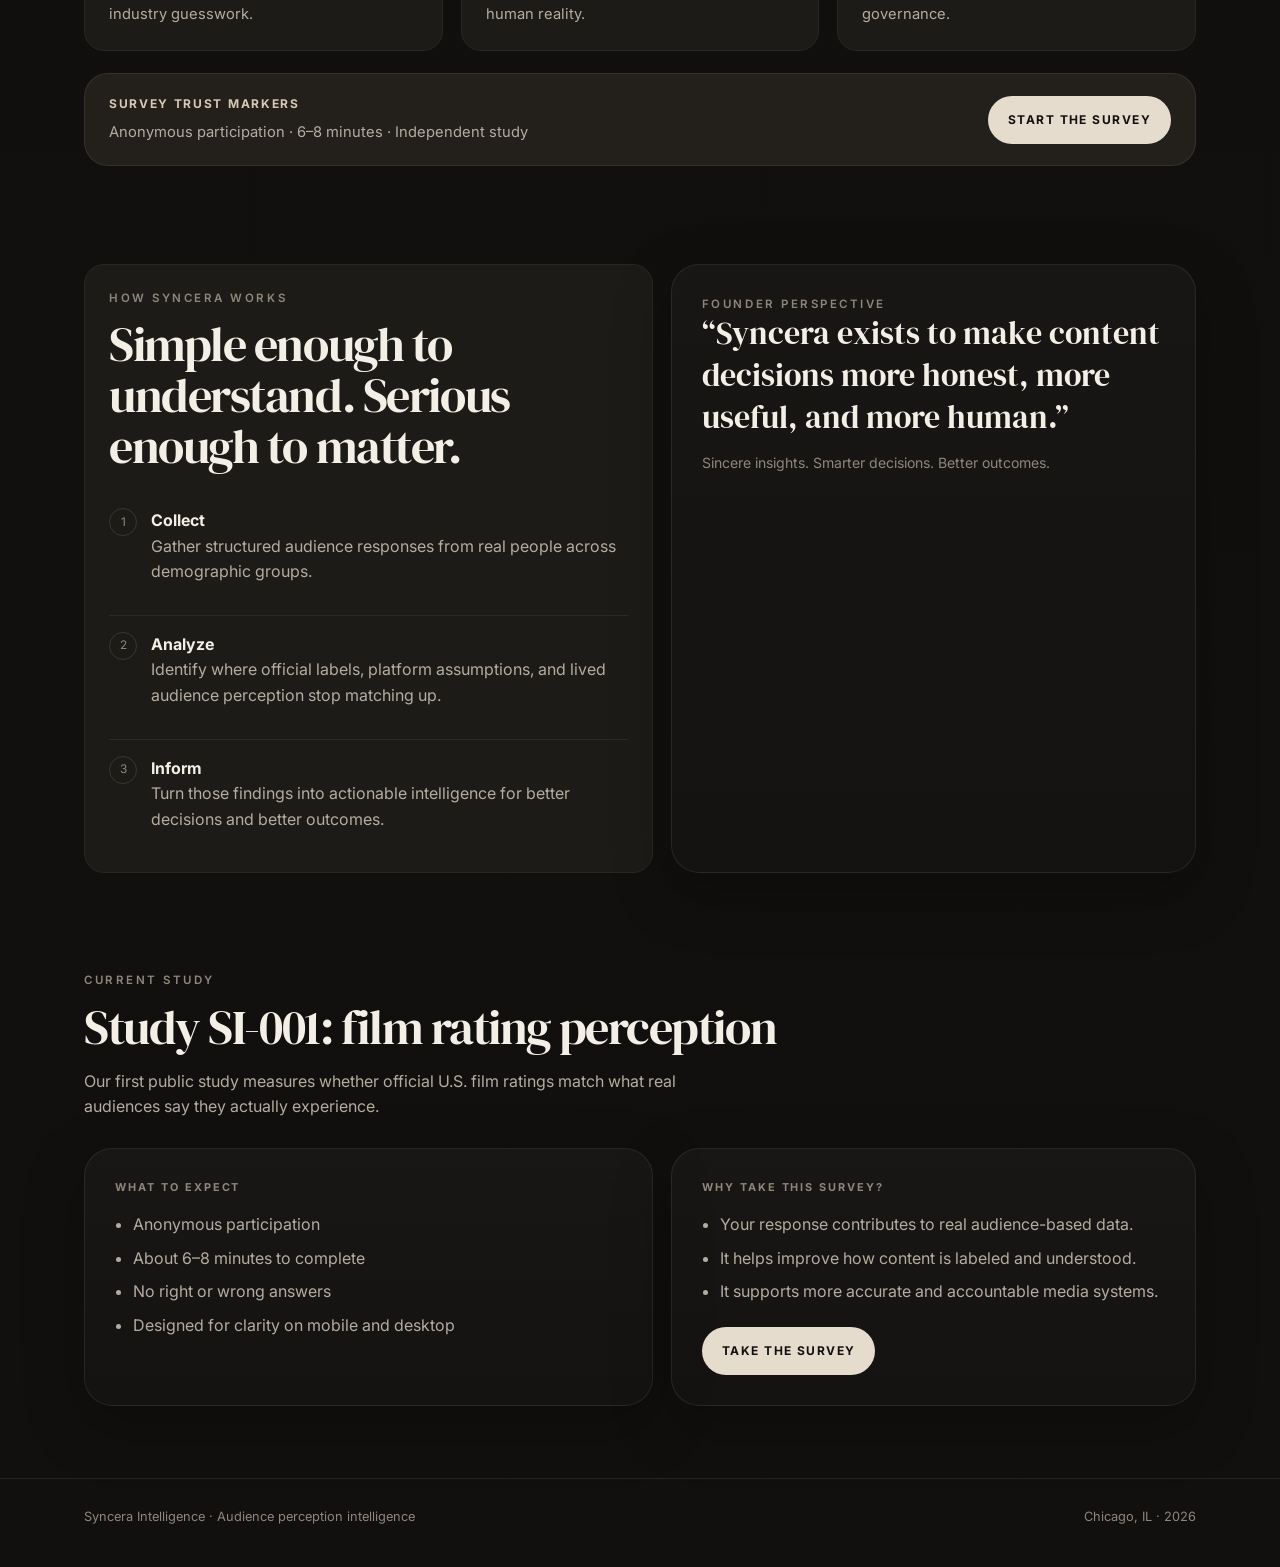
<file: syncera_index_refined_final.html>
<!DOCTYPE html>
<html lang="en">
<head>
  <meta charset="UTF-8" />
  <meta name="viewport" content="width=device-width, initial-scale=1.0" />
  <title>Syncera Intelligence</title>
  <link rel="preconnect" href="https://fonts.googleapis.com">
  <link rel="preconnect" href="https://fonts.gstatic.com" crossorigin>
  <link href="https://fonts.googleapis.com/css2?family=Inter:wght@300;400;500;600;700&family=DM+Serif+Display:ital@0;1&display=swap" rel="stylesheet">
  <style>
    :root{
      --bg:#11100e;
      --bg-2:#171614;
      --panel:#1d1b18;
      --panel-2:#23201c;
      --border:#2a2723;
      --text:#f4efe6;
      --muted:#b5aca1;
      --soft:#8f867b;
      --accent:#e6dccd;
      --accent-2:#d6c8b3;
      --max:1160px;
      --radius:20px;
      --shadow:0 20px 60px rgba(0,0,0,.25);
    }

    *{box-sizing:border-box}
    html{scroll-behavior:smooth}
    body{
      margin:0;
      background:
        radial-gradient(circle at top right, rgba(255,255,255,.03), transparent 26%),
        linear-gradient(180deg, #120f0d 0%, #11100e 100%);
      color:var(--text);
      font-family:Inter,system-ui,sans-serif;
      line-height:1.6;
    }

    a{text-decoration:none;color:inherit}
    .wrap{max-width:var(--max); margin:0 auto; padding:0 24px}
    .eyebrow{
      color:var(--soft);
      text-transform:uppercase;
      letter-spacing:.22em;
      font-size:.72rem;
      font-weight:600;
    }

    .nav{
      position:sticky; top:0; z-index:50;
      backdrop-filter: blur(10px);
      background:rgba(17,16,14,.82);
      border-bottom:1px solid rgba(255,255,255,.06);
    }
    .nav-inner{
      max-width:var(--max); margin:0 auto; padding:18px 24px;
      display:flex; align-items:center; justify-content:space-between; gap:16px;
    }
    .brand{display:flex; align-items:center; gap:14px}
    .mark{
      width:34px; height:28px; display:grid; grid-template-columns:repeat(5,1fr); gap:4px; align-items:end;
    }
    .mark span{
      display:block; border-radius:999px; background:var(--accent); opacity:.92;
    }
    .mark span:nth-child(1){height:11px; opacity:.48}
    .mark span:nth-child(2){height:18px; opacity:.68}
    .mark span:nth-child(3){height:28px}
    .mark span:nth-child(4){height:16px; opacity:.8}
    .mark span:nth-child(5){height:22px; opacity:.58}
    .brand-copy{display:flex; flex-direction:column; gap:2px}
    .brand-name{
      font-size:.84rem; font-weight:700; letter-spacing:.16em; text-transform:uppercase;
    }
    .brand-sub{
      font-size:.62rem; color:var(--soft); letter-spacing:.18em; text-transform:uppercase;
    }
    .nav-links{display:flex; gap:24px; align-items:center}
    .nav-links a{
      color:var(--muted); font-size:.78rem; text-transform:uppercase; letter-spacing:.12em; font-weight:500;
    }
    .nav-links .cta{
      color:#11100e; background:var(--accent); padding:11px 16px; border-radius:999px;
    }

    .hero{padding:78px 0 48px}
    .hero-grid{
      display:grid; grid-template-columns:1.08fr .92fr; gap:24px; align-items:stretch;
    }
    .hero-copy{
      background:linear-gradient(180deg, rgba(255,255,255,.03), rgba(255,255,255,.01));
      border:1px solid rgba(255,255,255,.08);
      border-radius:32px;
      padding:42px;
      box-shadow:var(--shadow);
    }
    h1{
      margin:16px 0 18px;
      font-family:"DM Serif Display", serif;
      font-weight:400;
      line-height:1.02;
      letter-spacing:-.03em;
      font-size:clamp(2.7rem,6vw,5.2rem);
      max-width:10ch;
    }
    .hero-copy p{
      max-width:60ch; color:var(--muted); font-size:1.02rem; margin:0 0 16px;
    }
    .hero-actions{display:flex; gap:14px; flex-wrap:wrap; margin:26px 0 24px}
    .btn{
      display:inline-flex; align-items:center; justify-content:center;
      min-height:48px; padding:0 20px; border-radius:999px; font-weight:700;
      text-transform:uppercase; letter-spacing:.12em; font-size:.75rem;
      transition:.18s ease;
    }
    .btn-primary{background:var(--accent); color:#11100e}
    .btn-primary:hover{transform:translateY(-1px)}
    .btn-secondary{border:1px solid rgba(255,255,255,.12); color:var(--text)}
    .hero-mini{
      display:flex; gap:18px; flex-wrap:wrap; color:var(--soft); font-size:.8rem;
      border-top:1px solid rgba(255,255,255,.08); padding-top:18px;
    }

    .hero-side{
      display:grid;
      gap:16px;
    }
    .hero-card{
      border:1px solid rgba(255,255,255,.08);
      border-radius:28px;
      padding:24px;
      background:linear-gradient(180deg, rgba(255,255,255,.035), rgba(255,255,255,.015));
      box-shadow:var(--shadow);
    }
    .hero-card h3{
      margin:10px 0 8px;
      font-size:1rem;
      line-height:1.35;
    }
    .hero-card p{
      margin:0;
      color:var(--muted);
      font-size:.92rem;
    }

    .stat{
      padding:16px 0;
      border-bottom:1px solid rgba(255,255,255,.08);
    }
    .stat:last-child{border-bottom:none}
    .stat strong{
      display:block; font-size:2.2rem; line-height:1; letter-spacing:-.04em;
    }
    .stat span{
      display:block; margin-top:7px; color:var(--muted); font-size:.9rem;
    }

    section{padding:26px 0 72px}
    .section-head{max-width:760px; margin-bottom:28px}
    h2{
      margin:12px 0 10px; font-family:"DM Serif Display", serif; font-size:clamp(2rem,4vw,3rem);
      font-weight:400; line-height:1.06; letter-spacing:-.03em;
    }
    .section-head p{color:var(--muted); max-width:62ch}

    .grid-3{
      display:grid; grid-template-columns:repeat(3,1fr); gap:18px;
    }
    .card{
      background:var(--panel);
      border:1px solid var(--border);
      border-radius:var(--radius);
      padding:24px;
    }
    .card h3{margin:10px 0 8px; font-size:1rem}
    .card p{margin:0; color:var(--muted); font-size:.92rem}
    .kicker{
      color:var(--soft); text-transform:uppercase; letter-spacing:.18em; font-size:.68rem; font-weight:700;
    }

    .two-col{
      display:grid;
      grid-template-columns:1.04fr .96fr;
      gap:18px;
    }

    .simple-list{
      display:grid; gap:14px; margin-top:20px;
    }
    .simple-item{
      display:grid; grid-template-columns:28px 1fr; gap:14px;
      padding:16px 0; border-top:1px solid rgba(255,255,255,.07);
    }
    .simple-item:first-child{border-top:none}
    .num{
      width:28px; height:28px; border-radius:999px;
      border:1px solid rgba(255,255,255,.12); display:grid; place-items:center;
      color:var(--soft); font-size:.74rem;
    }

    .quote{
      background:linear-gradient(180deg, rgba(255,255,255,.03), rgba(255,255,255,.015));
      border:1px solid rgba(255,255,255,.08);
      border-radius:28px;
      padding:30px;
      box-shadow:var(--shadow);
    }
    .quote blockquote{
      margin:0 0 14px; font-family:"DM Serif Display", serif; font-size:clamp(1.35rem,3vw,2rem); line-height:1.3;
    }
    .quote p{margin:0; color:var(--soft); font-size:.88rem}

    .trust-band{
      background:var(--panel-2);
      border:1px solid rgba(255,255,255,.08);
      border-radius:24px;
      padding:20px 24px;
      display:flex;
      gap:18px;
      flex-wrap:wrap;
      justify-content:space-between;
      align-items:center;
      margin-top:22px;
    }
    .trust-band strong{
      display:block;
      font-size:.75rem;
      letter-spacing:.14em;
      text-transform:uppercase;
      color:var(--accent-2);
      margin-bottom:6px;
    }
    .trust-band span{
      color:var(--muted);
      font-size:.92rem;
    }

    .cta-panel{
      background:linear-gradient(180deg, rgba(255,255,255,.03), rgba(255,255,255,.015));
      border:1px solid rgba(255,255,255,.08);
      border-radius:28px;
      padding:30px;
      box-shadow:var(--shadow);
    }
    .cta-panel ul{
      margin:16px 0 0;
      padding-left:18px;
      color:var(--muted);
    }
    .cta-panel li{margin:8px 0}

    footer{
      border-top:1px solid rgba(255,255,255,.08);
      padding:28px 0 40px;
      color:var(--soft);
      font-size:.8rem;
    }
    .footer-inner{
      display:flex; justify-content:space-between; gap:16px; align-items:center; flex-wrap:wrap;
    }

    @media (max-width: 920px){
      .hero-grid,.grid-3,.two-col{grid-template-columns:1fr}
      .hero-copy,.hero-card,.quote,.cta-panel{padding:24px}
      .nav-links a:not(.cta){display:none}
      h1{max-width:none}
    }
    @media (max-width: 620px){
      .hero{padding-top:42px}
      .nav-inner,.wrap{padding-left:18px; padding-right:18px}
      h1{font-size:2.55rem}
      .hero-copy,.hero-card,.quote,.cta-panel{border-radius:24px; padding:22px}
      .hero-actions{flex-direction:column}
      .btn{width:100%}
      .trust-band{padding:18px}
    }
  </style>
</head>
<body>
  <nav class="nav">
    <div class="nav-inner">
      <div class="brand">
        <div class="mark" aria-hidden="true">
          <span></span><span></span><span></span><span></span><span></span>
        </div>
        <div class="brand-copy">
          <div class="brand-name">Syncera</div>
          <div class="brand-sub">Intelligence</div>
        </div>
      </div>
      <div class="nav-links">
        <a href="#why">Why it matters</a>
        <a href="#approach">How it works</a>
        <a href="#study">Current study</a>
        <a class="cta" href="survey.html">Take survey</a>
      </div>
    </div>
  </nav>

  <main>
    <section class="hero">
      <div class="wrap hero-grid">
        <div class="hero-copy">
          <div class="eyebrow">Audience perception intelligence</div>
          <h1>Do film ratings actually reflect what people experience?</h1>
          <p>Syncera Intelligence is conducting an independent study to measure where official film ratings align — and where they do not.</p>
          <p>If you have watched at least one film in the past year, your response helps build real data that can improve how content is classified, recommended, and trusted.</p>

          <div class="hero-actions">
            <a class="btn btn-primary" href="survey.html">Take the survey</a>
            <a class="btn btn-secondary" href="#why">Learn more</a>
          </div>

          <div class="hero-mini">
            <span>Anonymous</span>
            <span>6–8 minutes</span>
            <span>No personal identifying information collected</span>
          </div>
        </div>

        <aside class="hero-side">
          <div class="hero-card">
            <div class="eyebrow">Why now</div>
            <div class="stat">
              <strong>58 years</strong>
              <span>since the U.S. theatrical rating framework was last meaningfully overhauled.</span>
            </div>
            <div class="stat">
              <strong>Real people</strong>
              <span>are still expected to trust labels that may not fully reflect lived audience experience.</span>
            </div>
            <div class="stat">
              <strong>One study</strong>
              <span>can begin proving where official labels and actual audience perception diverge.</span>
            </div>
          </div>

          <div class="hero-card">
            <div class="eyebrow">What this study does</div>
            <h3>Measures the gap between official ratings and audience reality.</h3>
            <p>This is not about random opinion polling. It is structured perception data designed to show where content trust breaks down.</p>
          </div>
        </aside>
      </div>
    </section>

    <section id="why">
      <div class="wrap">
        <div class="section-head">
          <div class="eyebrow">Why it matters</div>
          <h2>People deserve better than vague labels and guesswork.</h2>
          <p>Film ratings influence what we watch, what kids are exposed to, and how platforms recommend content — yet many people feel those ratings do not always match reality.</p>
          <p>This study is designed to measure that gap using real audience experiences, not assumptions.</p>
        </div>

        <div class="grid-3">
          <article class="card">
            <div class="kicker">Clarity</div>
            <h3>Data you can believe in</h3>
            <p>We focus on measurable audience perception, not generic opinions and not industry guesswork.</p>
          </article>
          <article class="card">
            <div class="kicker">Alignment</div>
            <h3>Signals rooted in real people</h3>
            <p>We capture what viewers actually experience so systems can better reflect human reality.</p>
          </article>
          <article class="card">
            <div class="kicker">Accountability</div>
            <h3>Better decisions, fewer blind spots</h3>
            <p>Our work helps expose mismatch, improve trust, and support smarter content governance.</p>
          </article>
        </div>

        <div class="trust-band">
          <div>
            <strong>Survey trust markers</strong>
            <span>Anonymous participation · 6–8 minutes · Independent study</span>
          </div>
          <a class="btn btn-primary" href="survey.html">Start the survey</a>
        </div>
      </div>
    </section>

    <section id="approach">
      <div class="wrap two-col">
        <div class="card">
          <div class="eyebrow">How Syncera works</div>
          <h2>Simple enough to understand. Serious enough to matter.</h2>
          <div class="simple-list">
            <div class="simple-item">
              <div class="num">1</div>
              <div>
                <strong>Collect</strong>
                <div style="color:var(--muted)">Gather structured audience responses from real people across demographic groups.</div>
              </div>
            </div>
            <div class="simple-item">
              <div class="num">2</div>
              <div>
                <strong>Analyze</strong>
                <div style="color:var(--muted)">Identify where official labels, platform assumptions, and lived audience perception stop matching up.</div>
              </div>
            </div>
            <div class="simple-item">
              <div class="num">3</div>
              <div>
                <strong>Inform</strong>
                <div style="color:var(--muted)">Turn those findings into actionable intelligence for better decisions and better outcomes.</div>
              </div>
            </div>
          </div>
        </div>

        <div class="quote">
          <div class="eyebrow">Founder perspective</div>
          <blockquote>“Syncera exists to make content decisions more honest, more useful, and more human.”</blockquote>
          <p>Sincere insights. Smarter decisions. Better outcomes.</p>
        </div>
      </div>
    </section>

    <section id="study">
      <div class="wrap">
        <div class="section-head">
          <div class="eyebrow">Current study</div>
          <h2>Study SI-001: film rating perception</h2>
          <p>Our first public study measures whether official U.S. film ratings match what real audiences say they actually experience.</p>
        </div>

        <div class="two-col">
          <div class="cta-panel">
            <div class="kicker">What to expect</div>
            <ul>
              <li>Anonymous participation</li>
              <li>About 6–8 minutes to complete</li>
              <li>No right or wrong answers</li>
              <li>Designed for clarity on mobile and desktop</li>
            </ul>
          </div>

          <div class="cta-panel">
            <div class="kicker">Why take this survey?</div>
            <ul>
              <li>Your response contributes to real audience-based data.</li>
              <li>It helps improve how content is labeled and understood.</li>
              <li>It supports more accurate and accountable media systems.</li>
            </ul>
            <div style="margin-top:22px;">
              <a class="btn btn-primary" href="survey.html">Take the survey</a>
            </div>
          </div>
        </div>
      </div>
    </section>
  </main>

  <footer>
    <div class="wrap footer-inner">
      <div>Syncera Intelligence · Audience perception intelligence</div>
      <div>Chicago, IL · 2026</div>
    </div>
  </footer>
</body>
</html>
</file>
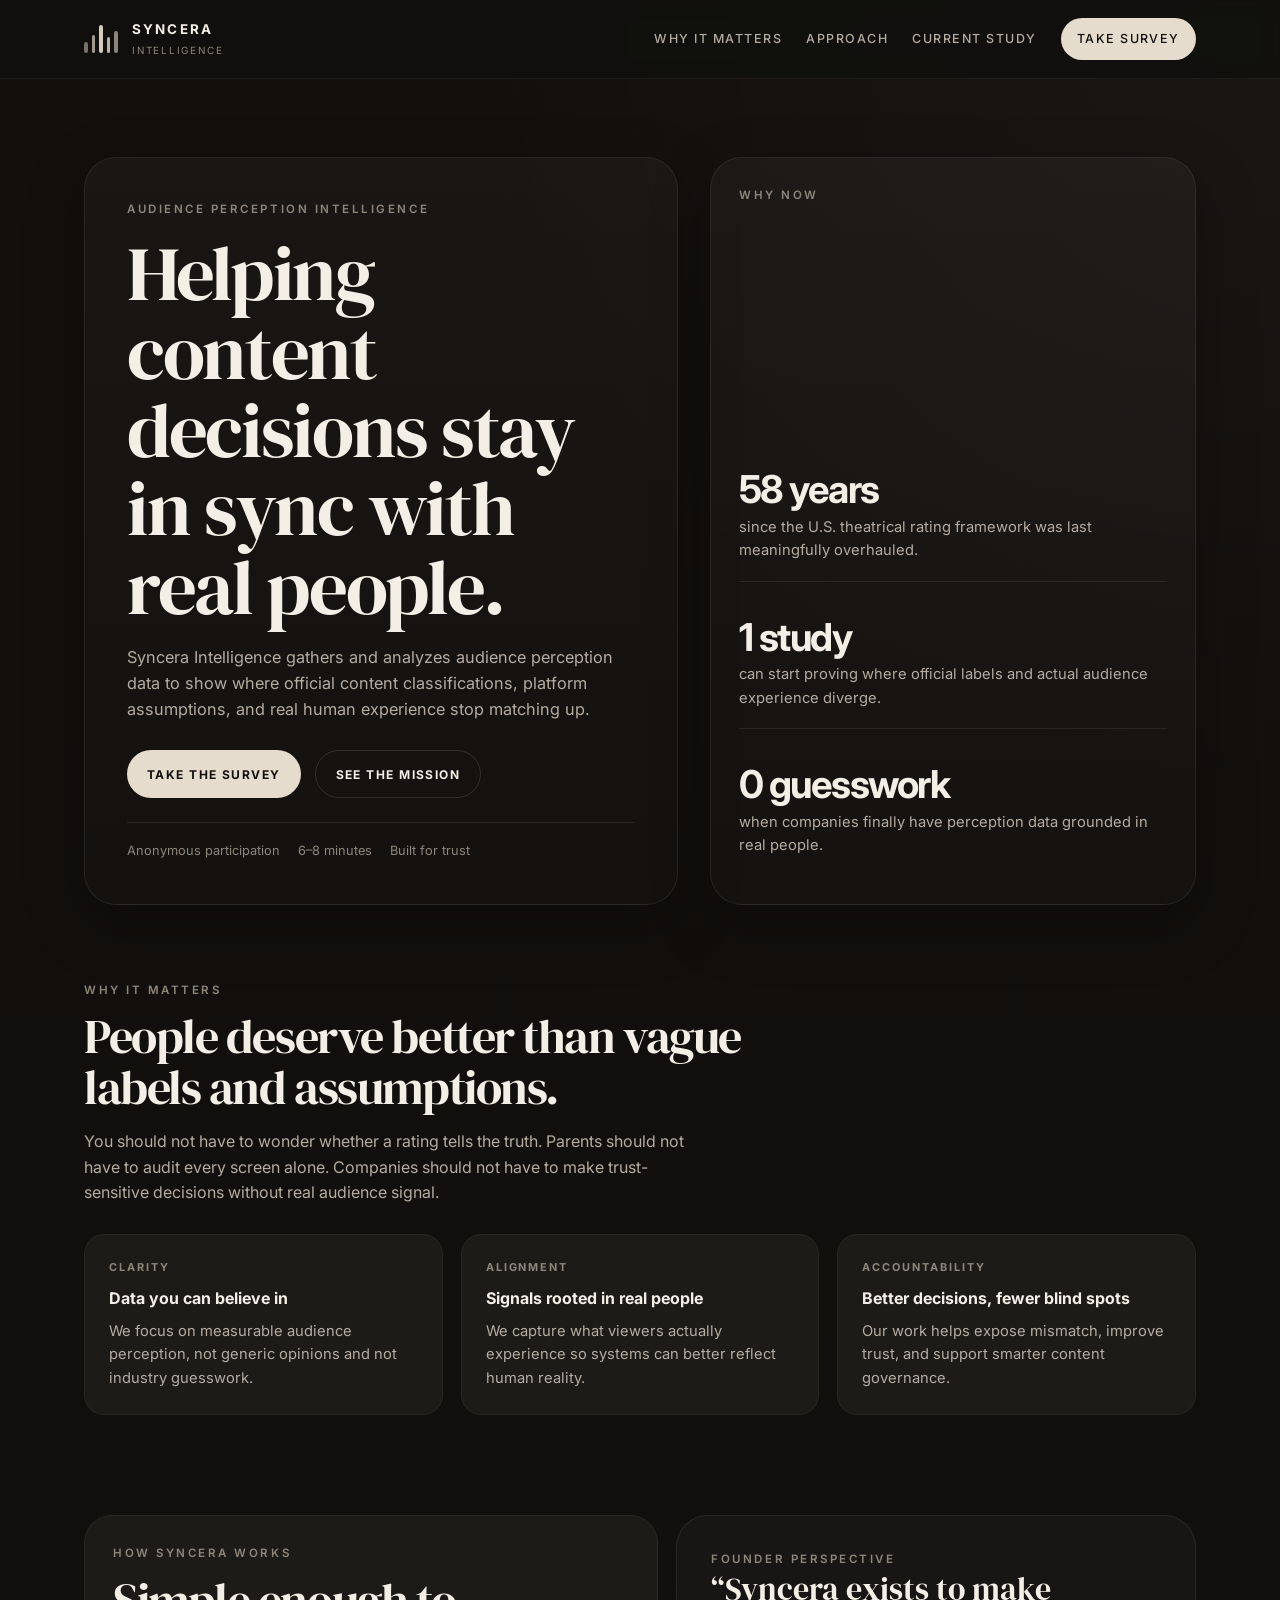
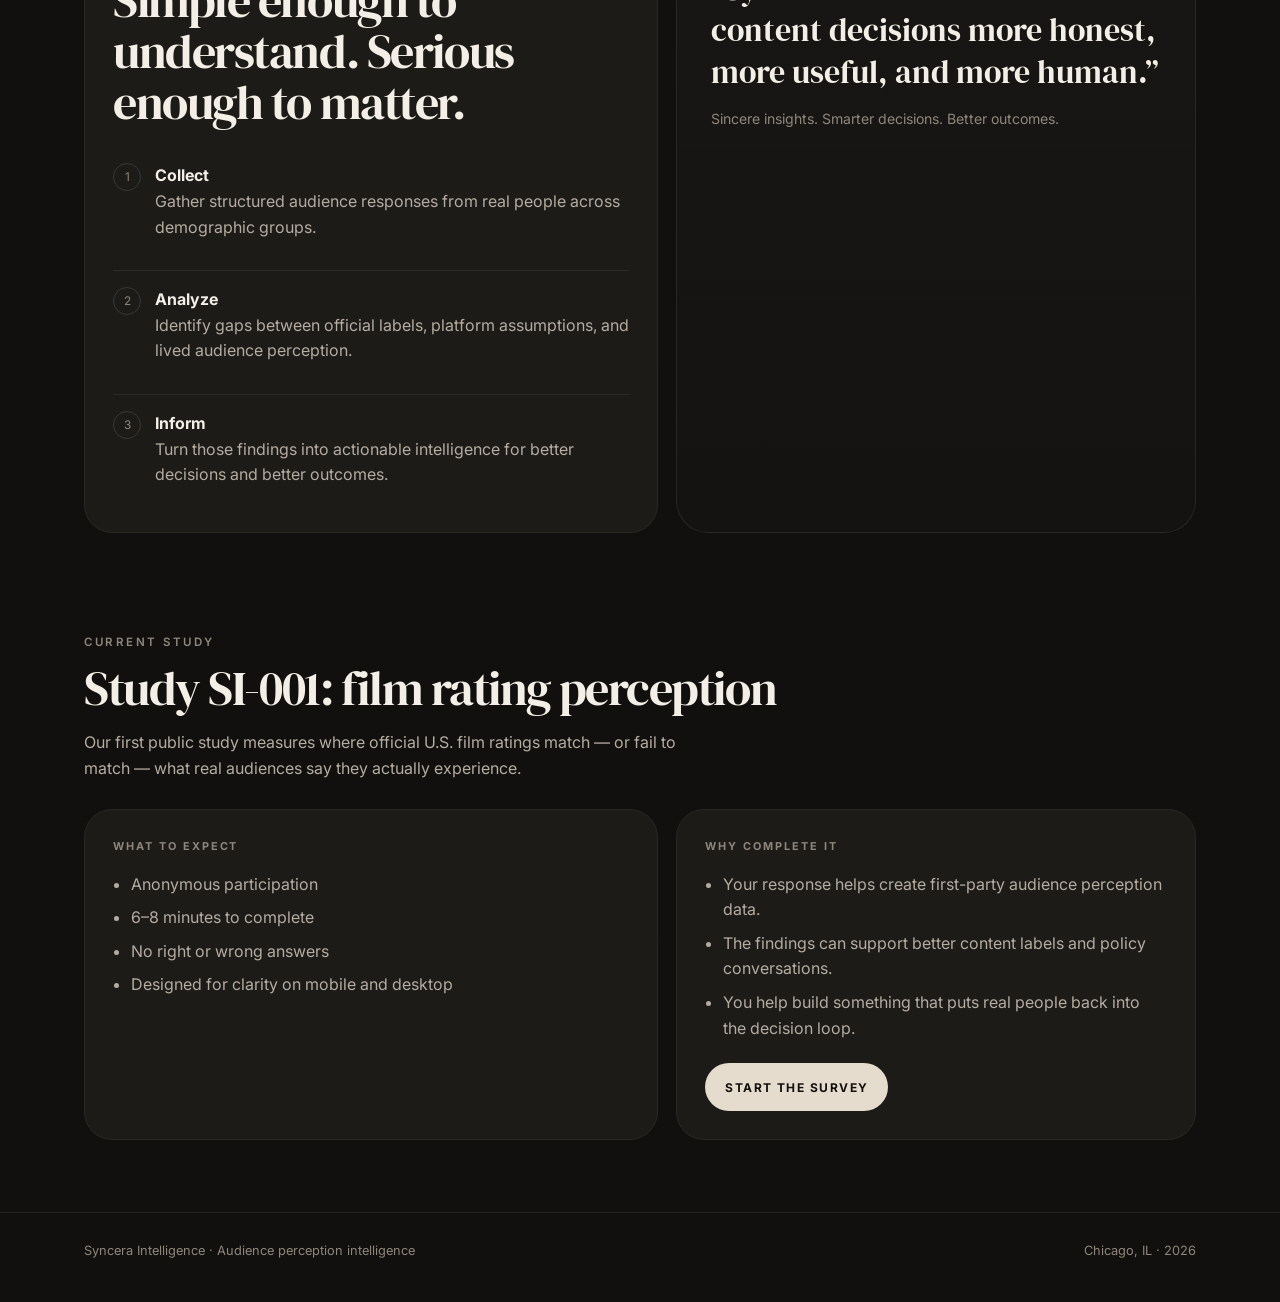
<file: syncera_index_rewrite.html>
<!DOCTYPE html>
<html lang="en">
<head>
  <meta charset="UTF-8" />
  <meta name="viewport" content="width=device-width, initial-scale=1.0" />
  <title>Syncera Intelligence</title>
  <link rel="preconnect" href="https://fonts.googleapis.com">
  <link rel="preconnect" href="https://fonts.gstatic.com" crossorigin>
  <link href="https://fonts.googleapis.com/css2?family=Inter:wght@300;400;500;600;700&family=DM+Serif+Display:ital@0;1&display=swap" rel="stylesheet">
  <style>
    :root{
      --bg:#11100e;
      --bg-2:#171614;
      --panel:#1d1b18;
      --border:#2a2723;
      --text:#f4efe6;
      --muted:#b5aca1;
      --soft:#8f867b;
      --accent:#e6dccd;
      --max:1160px;
      --radius:20px;
      --shadow:0 20px 60px rgba(0,0,0,.25);
    }
    *{box-sizing:border-box}
    html{scroll-behavior:smooth}
    body{
      margin:0;
      background:
        radial-gradient(circle at top right, rgba(255,255,255,.03), transparent 26%),
        linear-gradient(180deg, #120f0d 0%, #11100e 100%);
      color:var(--text);
      font-family:Inter,system-ui,sans-serif;
      line-height:1.6;
    }
    a{text-decoration:none;color:inherit}
    .wrap{max-width:var(--max); margin:0 auto; padding:0 24px}
    .eyebrow{
      color:var(--soft);
      text-transform:uppercase;
      letter-spacing:.22em;
      font-size:.72rem;
      font-weight:600;
    }
    .nav{
      position:sticky; top:0; z-index:50;
      backdrop-filter: blur(10px);
      background:rgba(17,16,14,.82);
      border-bottom:1px solid rgba(255,255,255,.06);
    }
    .nav-inner{
      max-width:var(--max); margin:0 auto; padding:18px 24px;
      display:flex; align-items:center; justify-content:space-between; gap:16px;
    }
    .brand{display:flex; align-items:center; gap:14px}
    .mark{
      width:34px; height:28px; display:grid; grid-template-columns:repeat(5,1fr); gap:4px; align-items:end;
    }
    .mark span{
      display:block; border-radius:999px; background:var(--accent); opacity:.92;
    }
    .mark span:nth-child(1){height:11px; opacity:.48}
    .mark span:nth-child(2){height:18px; opacity:.68}
    .mark span:nth-child(3){height:28px}
    .mark span:nth-child(4){height:16px; opacity:.8}
    .mark span:nth-child(5){height:22px; opacity:.58}
    .brand-copy{display:flex; flex-direction:column; gap:2px}
    .brand-name{
      font-size:.84rem; font-weight:700; letter-spacing:.16em; text-transform:uppercase;
    }
    .brand-sub{
      font-size:.62rem; color:var(--soft); letter-spacing:.18em; text-transform:uppercase;
    }
    .nav-links{display:flex; gap:24px; align-items:center}
    .nav-links a{
      color:var(--muted); font-size:.78rem; text-transform:uppercase; letter-spacing:.12em; font-weight:500;
    }
    .nav-links .cta{
      color:#11100e; background:var(--accent); padding:11px 16px; border-radius:999px;
    }

    .hero{padding:78px 0 48px}
    .hero-grid{
      display:grid; grid-template-columns:1.1fr .9fr; gap:32px; align-items:stretch;
    }
    .hero-copy{
      background:linear-gradient(180deg, rgba(255,255,255,.03), rgba(255,255,255,.01));
      border:1px solid rgba(255,255,255,.08);
      border-radius:32px;
      padding:42px;
      box-shadow:var(--shadow);
    }
    h1{
      margin:16px 0 18px;
      font-family:"DM Serif Display", serif;
      font-weight:400;
      line-height:1.02;
      letter-spacing:-.03em;
      font-size:clamp(2.6rem,6vw,5.3rem);
    }
    .hero-copy p{
      max-width:58ch; color:var(--muted); font-size:1.02rem; margin:0 0 28px;
    }
    .hero-actions{display:flex; gap:14px; flex-wrap:wrap; margin-bottom:24px}
    .btn{
      display:inline-flex; align-items:center; justify-content:center;
      min-height:48px; padding:0 20px; border-radius:999px; font-weight:700;
      text-transform:uppercase; letter-spacing:.12em; font-size:.75rem;
      transition:.18s ease;
    }
    .btn-primary{background:var(--accent); color:#11100e}
    .btn-primary:hover{transform:translateY(-1px)}
    .btn-secondary{border:1px solid rgba(255,255,255,.12); color:var(--text)}
    .hero-mini{
      display:flex; gap:18px; flex-wrap:wrap; color:var(--soft); font-size:.8rem;
      border-top:1px solid rgba(255,255,255,.08); padding-top:18px;
    }
    .hero-card{
      border:1px solid rgba(255,255,255,.08);
      border-radius:32px;
      padding:28px;
      background:linear-gradient(180deg, rgba(255,255,255,.035), rgba(255,255,255,.015));
      box-shadow:var(--shadow);
      display:flex; flex-direction:column; justify-content:space-between;
    }
    .big-stat{
      display:grid; gap:18px;
    }
    .stat{
      padding:18px 0; border-bottom:1px solid rgba(255,255,255,.08);
    }
    .stat:last-child{border-bottom:none}
    .stat strong{
      display:block; font-size:2.4rem; line-height:1; letter-spacing:-.04em;
    }
    .stat span{
      display:block; margin-top:7px; color:var(--muted); font-size:.92rem;
    }

    section{padding:28px 0 72px}
    .section-head{max-width:720px; margin-bottom:28px}
    h2{
      margin:12px 0 10px; font-family:"DM Serif Display", serif; font-size:clamp(2rem,4vw,3rem);
      font-weight:400; line-height:1.06; letter-spacing:-.03em;
    }
    .section-head p{color:var(--muted); max-width:62ch}
    .grid-3{
      display:grid; grid-template-columns:repeat(3,1fr); gap:18px;
    }
    .card{
      background:var(--panel);
      border:1px solid var(--border);
      border-radius:var(--radius);
      padding:24px;
    }
    .card h3{margin:10px 0 8px; font-size:1rem}
    .card p{margin:0; color:var(--muted); font-size:.92rem}
    .kicker{
      color:var(--soft); text-transform:uppercase; letter-spacing:.18em; font-size:.68rem; font-weight:700;
    }
    .simple-list{
      display:grid; gap:14px; margin-top:20px;
    }
    .simple-item{
      display:grid; grid-template-columns:28px 1fr; gap:14px;
      padding:16px 0; border-top:1px solid rgba(255,255,255,.07);
    }
    .simple-item:first-child{border-top:none}
    .num{
      width:28px; height:28px; border-radius:999px;
      border:1px solid rgba(255,255,255,.12); display:grid; place-items:center;
      color:var(--soft); font-size:.74rem;
    }
    .quote{
      background:linear-gradient(180deg, rgba(255,255,255,.03), rgba(255,255,255,.015));
      border:1px solid rgba(255,255,255,.08);
      border-radius:32px;
      padding:34px;
    }
    .quote blockquote{
      margin:0 0 14px; font-family:"DM Serif Display", serif; font-size:clamp(1.35rem,3vw,2rem); line-height:1.3;
    }
    .quote p{margin:0; color:var(--soft); font-size:.88rem}

    .survey-cta{
      display:grid; grid-template-columns:1.05fr .95fr; gap:18px;
    }
    .survey-panel{
      background:var(--panel); border:1px solid var(--border); border-radius:28px; padding:28px;
    }
    .survey-panel ul{margin:16px 0 0; padding-left:18px; color:var(--muted)}
    .survey-panel li{margin:8px 0}
    footer{
      border-top:1px solid rgba(255,255,255,.08);
      padding:28px 0 40px; color:var(--soft); font-size:.8rem;
    }
    .footer-inner{
      display:flex; justify-content:space-between; gap:16px; align-items:center; flex-wrap:wrap;
    }

    @media (max-width: 920px){
      .hero-grid,.grid-3,.survey-cta{grid-template-columns:1fr}
      .hero-copy,.hero-card{padding:28px}
      .nav-links a:not(.cta){display:none}
    }
    @media (max-width: 620px){
      .hero{padding-top:42px}
      .nav-inner,.wrap{padding-left:18px; padding-right:18px}
      h1{font-size:2.5rem}
      .hero-copy,.hero-card,.quote,.survey-panel{border-radius:24px; padding:22px}
      .hero-actions{flex-direction:column}
      .btn{width:100%}
    }
  </style>
</head>
<body>
  <nav class="nav">
    <div class="nav-inner">
      <div class="brand">
        <div class="mark" aria-hidden="true">
          <span></span><span></span><span></span><span></span><span></span>
        </div>
        <div class="brand-copy">
          <div class="brand-name">Syncera</div>
          <div class="brand-sub">Intelligence</div>
        </div>
      </div>
      <div class="nav-links">
        <a href="#why">Why it matters</a>
        <a href="#approach">Approach</a>
        <a href="#study">Current study</a>
        <a class="cta" href="survey.html">Take survey</a>
      </div>
    </div>
  </nav>

  <main>
    <section class="hero">
      <div class="wrap hero-grid">
        <div class="hero-copy">
          <div class="eyebrow">Audience perception intelligence</div>
          <h1>Helping content decisions stay in sync with real people.</h1>
          <p>Syncera Intelligence gathers and analyzes audience perception data to show where official content classifications, platform assumptions, and real human experience stop matching up.</p>
          <div class="hero-actions">
            <a class="btn btn-primary" href="survey.html">Take the survey</a>
            <a class="btn btn-secondary" href="#why">See the mission</a>
          </div>
          <div class="hero-mini">
            <span>Anonymous participation</span>
            <span>6–8 minutes</span>
            <span>Built for trust</span>
          </div>
        </div>

        <aside class="hero-card">
          <div class="eyebrow">Why now</div>
          <div class="big-stat">
            <div class="stat">
              <strong>58 years</strong>
              <span>since the U.S. theatrical rating framework was last meaningfully overhauled.</span>
            </div>
            <div class="stat">
              <strong>1 study</strong>
              <span>can start proving where official labels and actual audience experience diverge.</span>
            </div>
            <div class="stat">
              <strong>0 guesswork</strong>
              <span>when companies finally have perception data grounded in real people.</span>
            </div>
          </div>
        </aside>
      </div>
    </section>

    <section id="why">
      <div class="wrap">
        <div class="section-head">
          <div class="eyebrow">Why it matters</div>
          <h2>People deserve better than vague labels and assumptions.</h2>
          <p>You should not have to wonder whether a rating tells the truth. Parents should not have to audit every screen alone. Companies should not have to make trust-sensitive decisions without real audience signal.</p>
        </div>

        <div class="grid-3">
          <article class="card">
            <div class="kicker">Clarity</div>
            <h3>Data you can believe in</h3>
            <p>We focus on measurable audience perception, not generic opinions and not industry guesswork.</p>
          </article>
          <article class="card">
            <div class="kicker">Alignment</div>
            <h3>Signals rooted in real people</h3>
            <p>We capture what viewers actually experience so systems can better reflect human reality.</p>
          </article>
          <article class="card">
            <div class="kicker">Accountability</div>
            <h3>Better decisions, fewer blind spots</h3>
            <p>Our work helps expose mismatch, improve trust, and support smarter content governance.</p>
          </article>
        </div>
      </div>
    </section>

    <section id="approach">
      <div class="wrap survey-cta">
        <div class="survey-panel">
          <div class="eyebrow">How Syncera works</div>
          <h2>Simple enough to understand. Serious enough to matter.</h2>
          <div class="simple-list">
            <div class="simple-item">
              <div class="num">1</div>
              <div>
                <strong>Collect</strong>
                <div style="color:var(--muted)">Gather structured audience responses from real people across demographic groups.</div>
              </div>
            </div>
            <div class="simple-item">
              <div class="num">2</div>
              <div>
                <strong>Analyze</strong>
                <div style="color:var(--muted)">Identify gaps between official labels, platform assumptions, and lived audience perception.</div>
              </div>
            </div>
            <div class="simple-item">
              <div class="num">3</div>
              <div>
                <strong>Inform</strong>
                <div style="color:var(--muted)">Turn those findings into actionable intelligence for better decisions and better outcomes.</div>
              </div>
            </div>
          </div>
        </div>

        <div class="quote">
          <div class="eyebrow">Founder perspective</div>
          <blockquote>“Syncera exists to make content decisions more honest, more useful, and more human.”</blockquote>
          <p>Sincere insights. Smarter decisions. Better outcomes.</p>
        </div>
      </div>
    </section>

    <section id="study">
      <div class="wrap">
        <div class="section-head">
          <div class="eyebrow">Current study</div>
          <h2>Study SI-001: film rating perception</h2>
          <p>Our first public study measures where official U.S. film ratings match — or fail to match — what real audiences say they actually experience.</p>
        </div>

        <div class="survey-cta">
          <div class="survey-panel">
            <div class="kicker">What to expect</div>
            <ul>
              <li>Anonymous participation</li>
              <li>6–8 minutes to complete</li>
              <li>No right or wrong answers</li>
              <li>Designed for clarity on mobile and desktop</li>
            </ul>
          </div>
          <div class="survey-panel">
            <div class="kicker">Why complete it</div>
            <ul>
              <li>Your response helps create first-party audience perception data.</li>
              <li>The findings can support better content labels and policy conversations.</li>
              <li>You help build something that puts real people back into the decision loop.</li>
            </ul>
            <div style="margin-top:22px">
              <a class="btn btn-primary" href="survey.html">Start the survey</a>
            </div>
          </div>
        </div>
      </div>
    </section>
  </main>

  <footer>
    <div class="wrap footer-inner">
      <div>Syncera Intelligence · Audience perception intelligence</div>
      <div>Chicago, IL · 2026</div>
    </div>
  </footer>
</body>
</html>
</file>
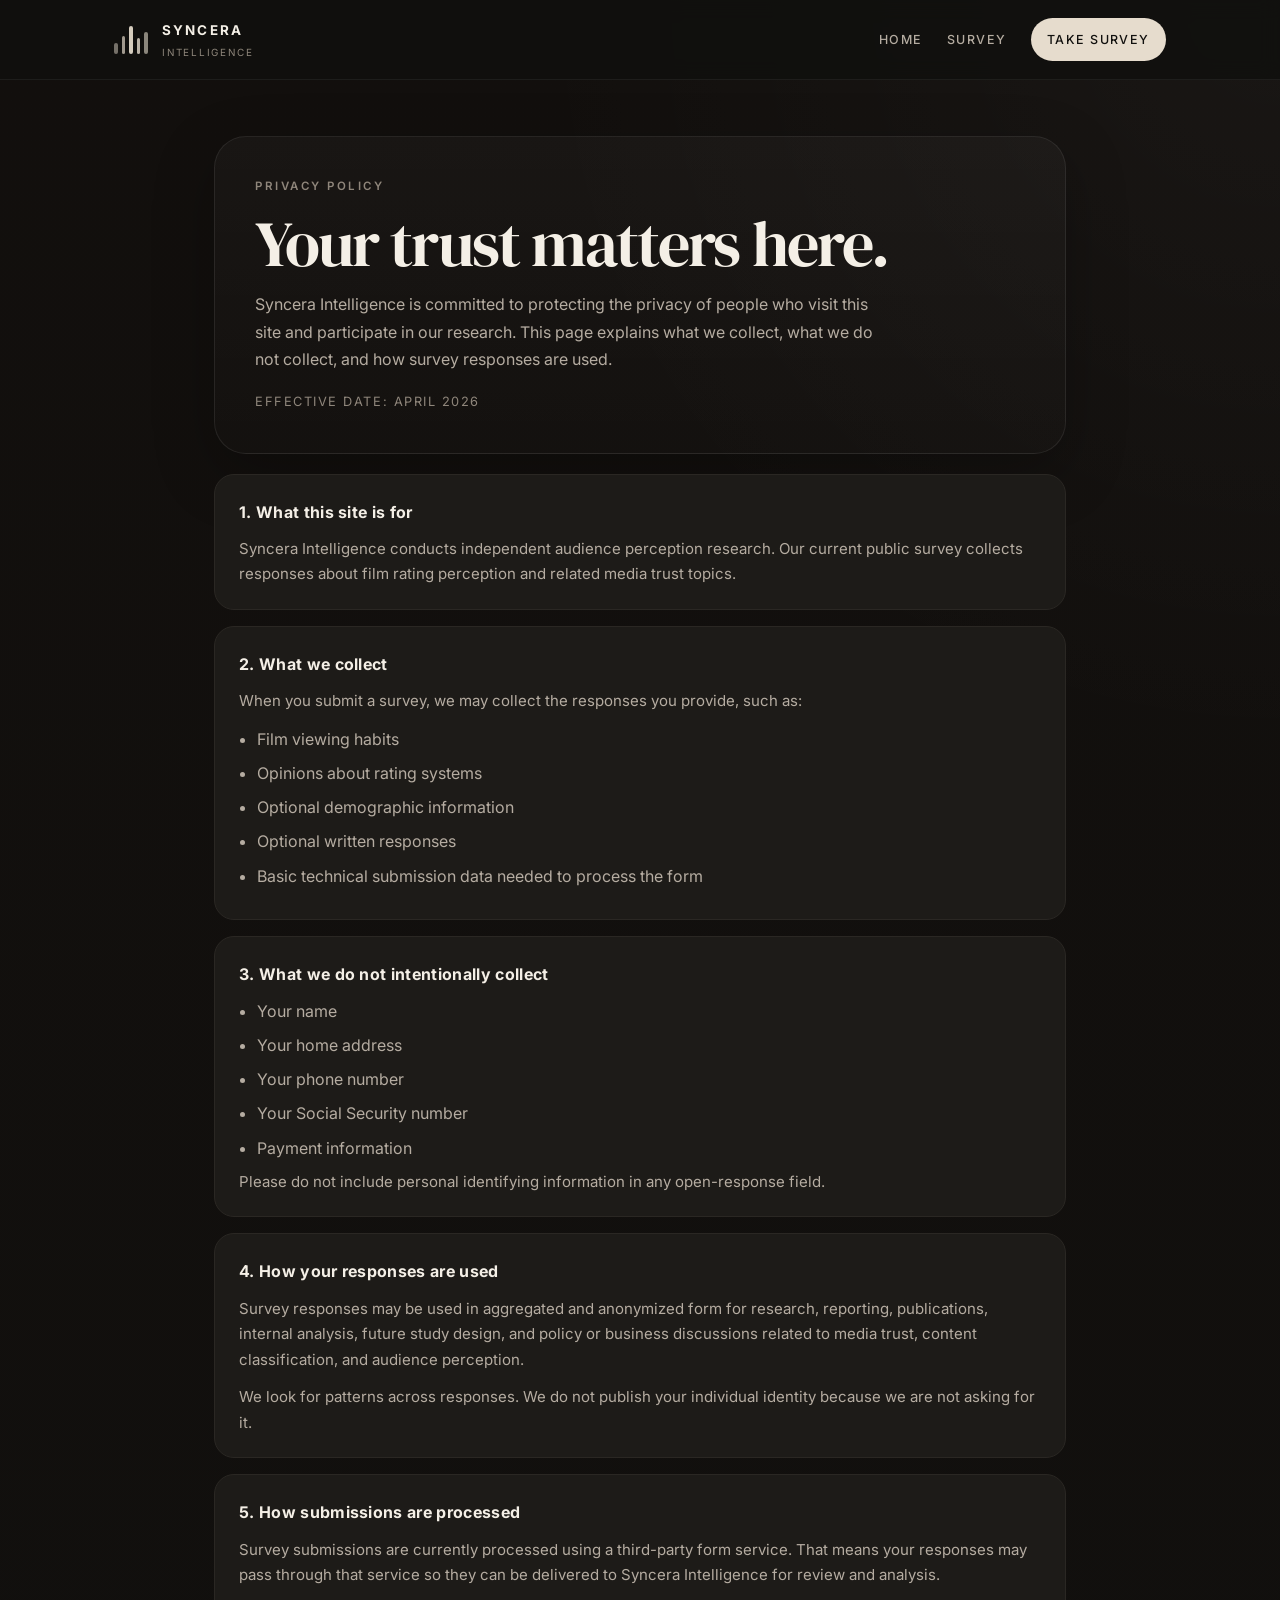
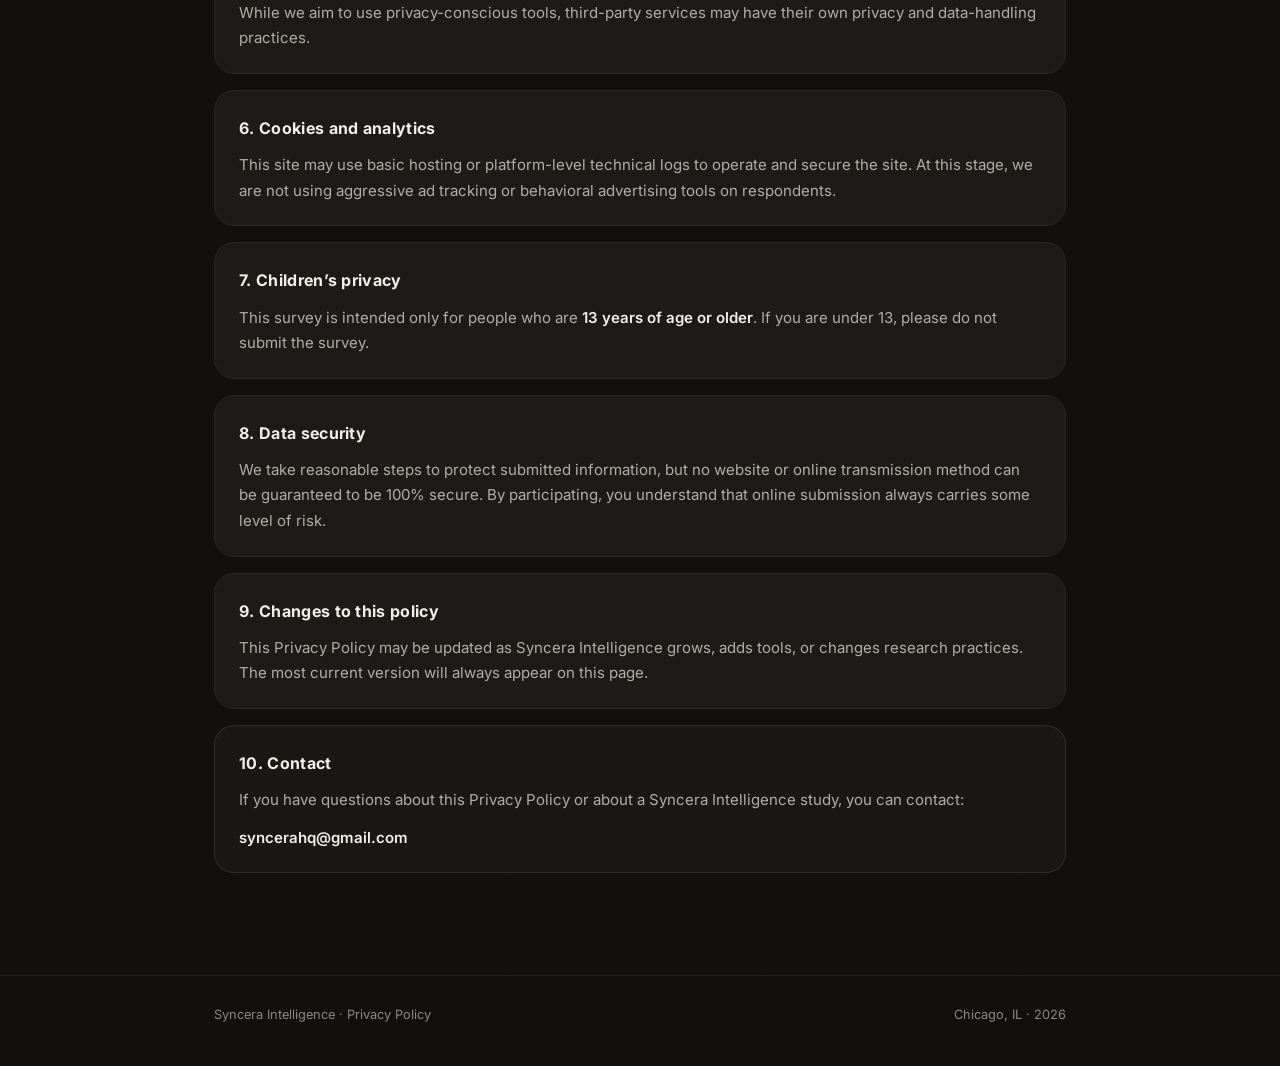
<file: syncera_privacy_policy.html>
<!DOCTYPE html>
<html lang="en">
<head>
  <meta charset="UTF-8" />
  <meta name="viewport" content="width=device-width, initial-scale=1.0" />
  <title>Privacy Policy — Syncera Intelligence</title>
  <link rel="preconnect" href="https://fonts.googleapis.com">
  <link rel="preconnect" href="https://fonts.gstatic.com" crossorigin>
  <link href="https://fonts.googleapis.com/css2?family=Inter:wght@300;400;500;600;700&family=DM+Serif+Display:ital@0;1&display=swap" rel="stylesheet">
  <style>
    :root{
      --bg:#11100e;
      --panel:#1d1b18;
      --border:#2a2723;
      --text:#f4efe6;
      --muted:#b5aca1;
      --soft:#8f867b;
      --accent:#e6dccd;
      --max:900px;
      --radius:20px;
      --shadow:0 20px 60px rgba(0,0,0,.25);
    }
    *{box-sizing:border-box}
    html{scroll-behavior:smooth}
    body{
      margin:0;
      background:
        radial-gradient(circle at top right, rgba(255,255,255,.03), transparent 26%),
        linear-gradient(180deg, #120f0d 0%, #11100e 100%);
      color:var(--text);
      font-family:Inter,system-ui,sans-serif;
      line-height:1.7;
    }
    a{text-decoration:none;color:inherit}
    .wrap{max-width:var(--max); margin:0 auto; padding:0 24px}
    .nav{
      position:sticky; top:0; z-index:50;
      backdrop-filter: blur(10px);
      background:rgba(17,16,14,.82);
      border-bottom:1px solid rgba(255,255,255,.06);
    }
    .nav-inner{
      max-width:1100px; margin:0 auto; padding:18px 24px;
      display:flex; align-items:center; justify-content:space-between; gap:16px;
    }
    .brand{display:flex; align-items:center; gap:14px}
    .mark{
      width:34px; height:28px; display:grid; grid-template-columns:repeat(5,1fr); gap:4px; align-items:end;
    }
    .mark span{
      display:block; border-radius:999px; background:var(--accent); opacity:.92;
    }
    .mark span:nth-child(1){height:11px; opacity:.48}
    .mark span:nth-child(2){height:18px; opacity:.68}
    .mark span:nth-child(3){height:28px}
    .mark span:nth-child(4){height:16px; opacity:.8}
    .mark span:nth-child(5){height:22px; opacity:.58}
    .brand-copy{display:flex; flex-direction:column; gap:2px}
    .brand-name{
      font-size:.84rem; font-weight:700; letter-spacing:.16em; text-transform:uppercase;
    }
    .brand-sub{
      font-size:.62rem; color:var(--soft); letter-spacing:.18em; text-transform:uppercase;
    }
    .nav-links{display:flex; gap:24px; align-items:center}
    .nav-links a{
      color:var(--muted); font-size:.78rem; text-transform:uppercase; letter-spacing:.12em; font-weight:500;
    }
    .nav-links .cta{
      color:#11100e; background:var(--accent); padding:11px 16px; border-radius:999px;
    }
    main{padding:56px 0 72px}
    .hero{
      background:linear-gradient(180deg, rgba(255,255,255,.03), rgba(255,255,255,.01));
      border:1px solid rgba(255,255,255,.08);
      border-radius:32px;
      padding:40px;
      box-shadow:var(--shadow);
      margin-bottom:20px;
    }
    .eyebrow{
      color:var(--soft);
      text-transform:uppercase;
      letter-spacing:.22em;
      font-size:.72rem;
      font-weight:600;
    }
    h1{
      margin:14px 0 14px;
      font-family:"DM Serif Display", serif;
      font-weight:400;
      line-height:1.04;
      letter-spacing:-.03em;
      font-size:clamp(2.4rem,5vw,4rem);
    }
    .hero p{
      margin:0;
      color:var(--muted);
      max-width:62ch;
      font-size:1rem;
    }
    .meta{
      margin-top:18px;
      color:var(--soft);
      font-size:.8rem;
      text-transform:uppercase;
      letter-spacing:.12em;
    }
    .policy{
      display:grid;
      gap:16px;
    }
    .card{
      background:var(--panel);
      border:1px solid var(--border);
      border-radius:var(--radius);
      padding:24px 24px 22px;
    }
    h2{
      margin:0 0 10px;
      font-size:1rem;
      letter-spacing:.02em;
    }
    p{
      margin:0 0 12px;
      color:var(--muted);
      font-size:.94rem;
    }
    p:last-child{margin-bottom:0}
    ul{
      margin:0;
      padding-left:18px;
      color:var(--muted);
    }
    li{margin:7px 0}
    .highlight{
      color:var(--text);
      font-weight:600;
    }
    .contact-box{
      background:rgba(230,220,205,.04);
      border:1px solid rgba(230,220,205,.10);
    }
    footer{
      border-top:1px solid rgba(255,255,255,.08);
      padding:28px 0 40px;
      color:var(--soft);
      font-size:.8rem;
      margin-top:30px;
    }
    .footer-inner{
      display:flex; justify-content:space-between; gap:16px; align-items:center; flex-wrap:wrap;
    }
    @media (max-width: 620px){
      .nav-inner,.wrap{padding-left:18px; padding-right:18px}
      .nav-links a:not(.cta){display:none}
      .hero,.card{padding:22px}
      h1{font-size:2.35rem}
    }
  </style>
</head>
<body>
  <nav class="nav">
    <div class="nav-inner">
      <div class="brand">
        <div class="mark" aria-hidden="true">
          <span></span><span></span><span></span><span></span><span></span>
        </div>
        <div class="brand-copy">
          <div class="brand-name">Syncera</div>
          <div class="brand-sub">Intelligence</div>
        </div>
      </div>
      <div class="nav-links">
        <a href="index.html">Home</a>
        <a href="survey.html">Survey</a>
        <a class="cta" href="survey.html">Take survey</a>
      </div>
    </div>
  </nav>

  <main>
    <div class="wrap">
      <section class="hero">
        <div class="eyebrow">Privacy Policy</div>
        <h1>Your trust matters here.</h1>
        <p>Syncera Intelligence is committed to protecting the privacy of people who visit this site and participate in our research. This page explains what we collect, what we do not collect, and how survey responses are used.</p>
        <div class="meta">Effective date: April 2026</div>
      </section>

      <section class="policy">
        <div class="card">
          <h2>1. What this site is for</h2>
          <p>Syncera Intelligence conducts independent audience perception research. Our current public survey collects responses about film rating perception and related media trust topics.</p>
        </div>

        <div class="card">
          <h2>2. What we collect</h2>
          <p>When you submit a survey, we may collect the responses you provide, such as:</p>
          <ul>
            <li>Film viewing habits</li>
            <li>Opinions about rating systems</li>
            <li>Optional demographic information</li>
            <li>Optional written responses</li>
            <li>Basic technical submission data needed to process the form</li>
          </ul>
        </div>

        <div class="card">
          <h2>3. What we do not intentionally collect</h2>
          <ul>
            <li>Your name</li>
            <li>Your home address</li>
            <li>Your phone number</li>
            <li>Your Social Security number</li>
            <li>Payment information</li>
          </ul>
          <p>Please do not include personal identifying information in any open-response field.</p>
        </div>

        <div class="card">
          <h2>4. How your responses are used</h2>
          <p>Survey responses may be used in aggregated and anonymized form for research, reporting, publications, internal analysis, future study design, and policy or business discussions related to media trust, content classification, and audience perception.</p>
          <p>We look for patterns across responses. We do not publish your individual identity because we are not asking for it.</p>
        </div>

        <div class="card">
          <h2>5. How submissions are processed</h2>
          <p>Survey submissions are currently processed using a third-party form service. That means your responses may pass through that service so they can be delivered to Syncera Intelligence for review and analysis.</p>
          <p>While we aim to use privacy-conscious tools, third-party services may have their own privacy and data-handling practices.</p>
        </div>

        <div class="card">
          <h2>6. Cookies and analytics</h2>
          <p>This site may use basic hosting or platform-level technical logs to operate and secure the site. At this stage, we are not using aggressive ad tracking or behavioral advertising tools on respondents.</p>
        </div>

        <div class="card">
          <h2>7. Children’s privacy</h2>
          <p>This survey is intended only for people who are <span class="highlight">13 years of age or older</span>. If you are under 13, please do not submit the survey.</p>
        </div>

        <div class="card">
          <h2>8. Data security</h2>
          <p>We take reasonable steps to protect submitted information, but no website or online transmission method can be guaranteed to be 100% secure. By participating, you understand that online submission always carries some level of risk.</p>
        </div>

        <div class="card">
          <h2>9. Changes to this policy</h2>
          <p>This Privacy Policy may be updated as Syncera Intelligence grows, adds tools, or changes research practices. The most current version will always appear on this page.</p>
        </div>

        <div class="card contact-box">
          <h2>10. Contact</h2>
          <p>If you have questions about this Privacy Policy or about a Syncera Intelligence study, you can contact:</p>
          <p><span class="highlight">syncerahq@gmail.com</span></p>
        </div>
      </section>
    </div>
  </main>

  <footer>
    <div class="wrap footer-inner">
      <div>Syncera Intelligence · Privacy Policy</div>
      <div>Chicago, IL · 2026</div>
    </div>
  </footer>
</body>
</html>
</file>
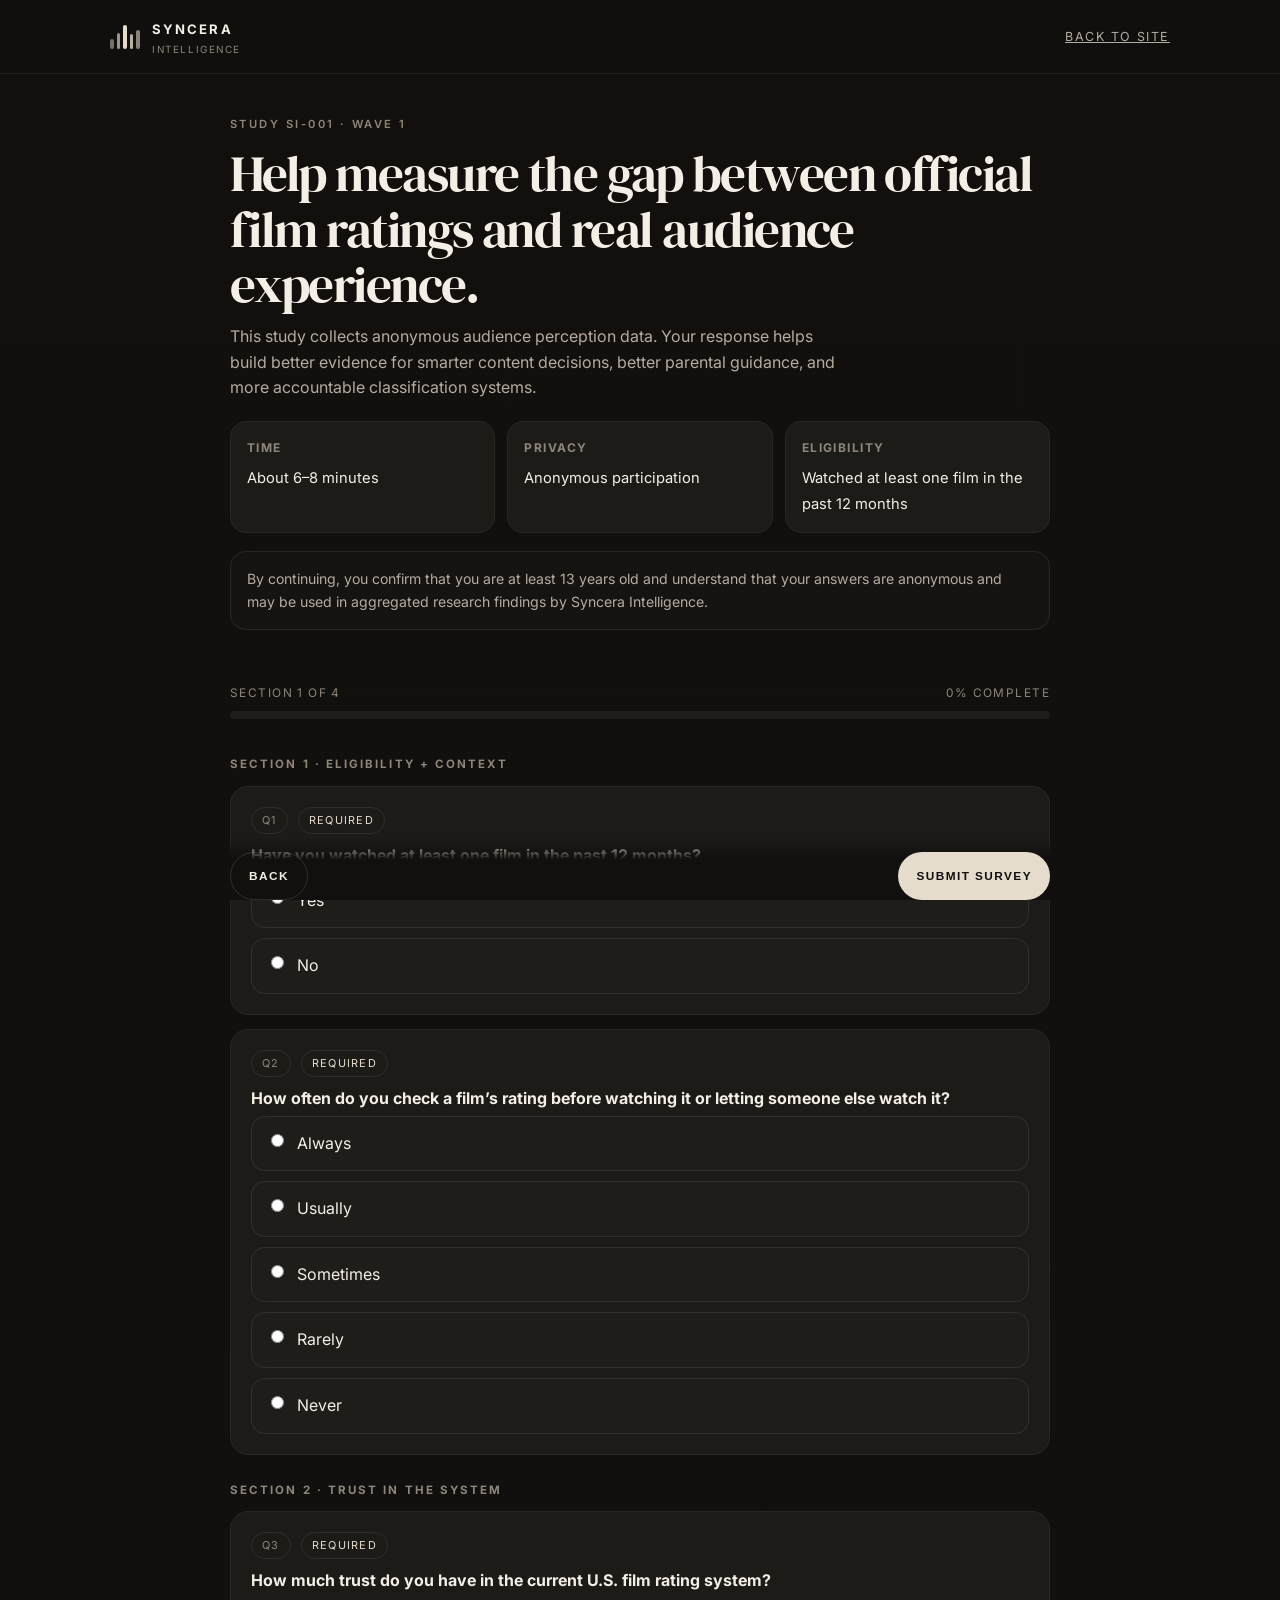
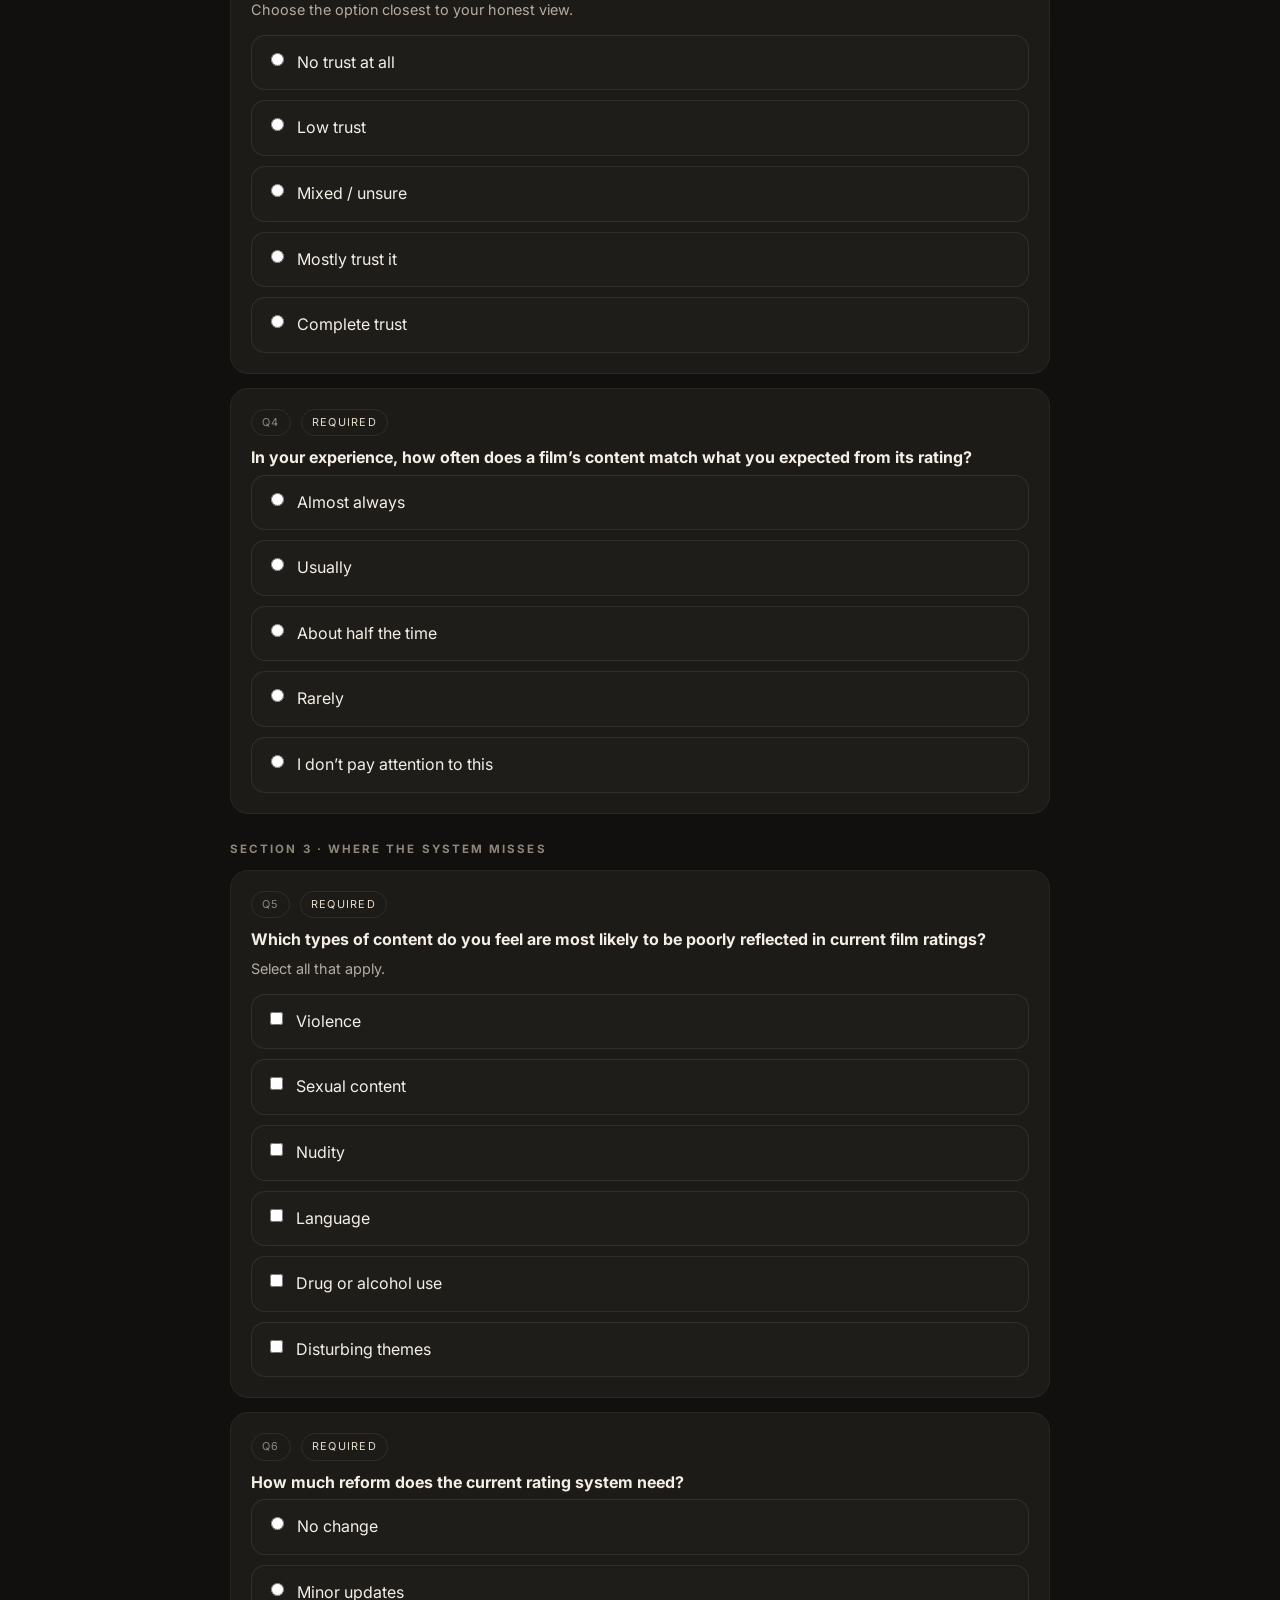
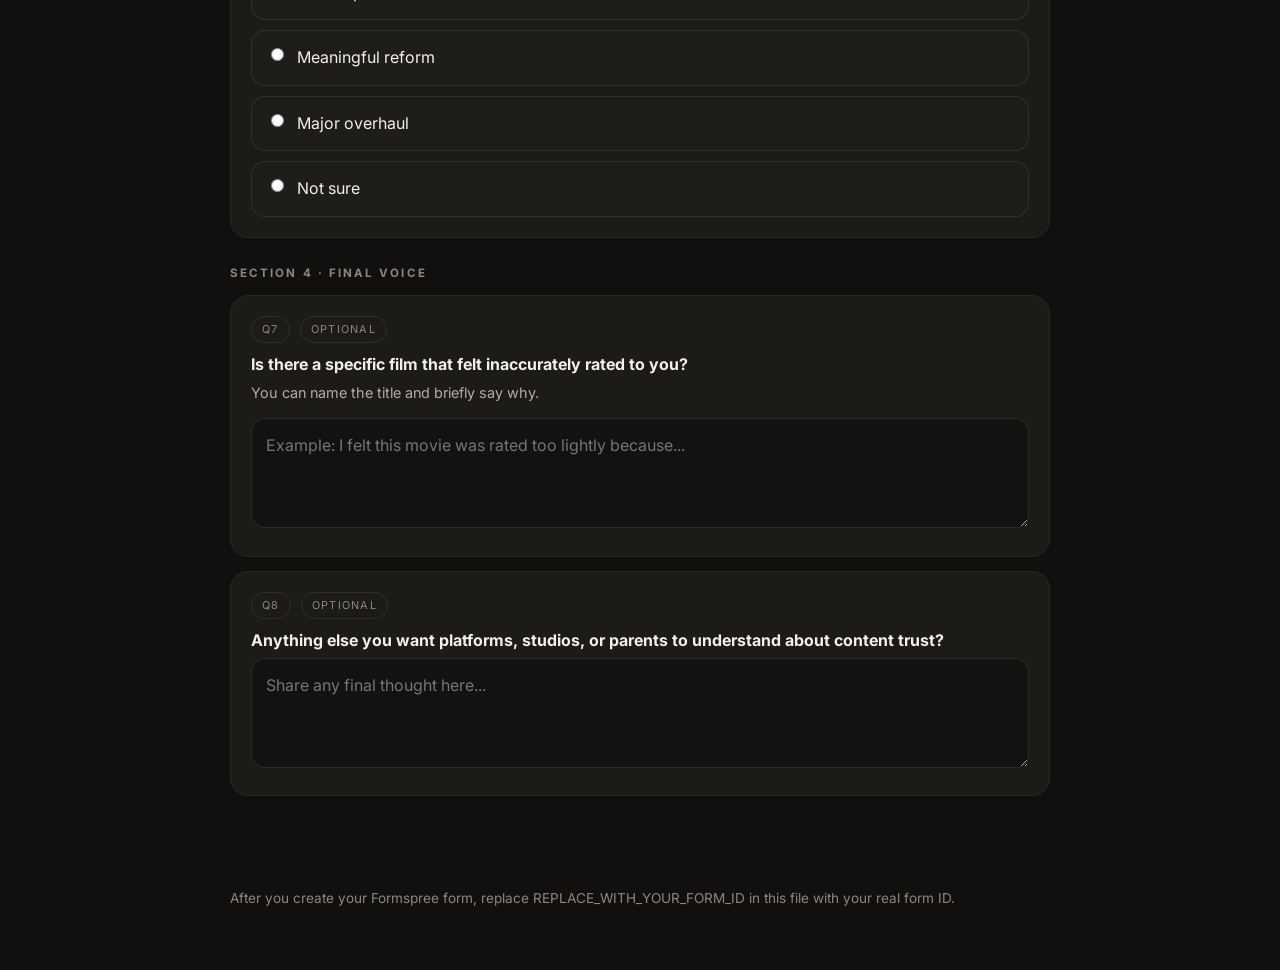
<file: syncera_survey_final.html>
<!DOCTYPE html>
<html lang="en">
<head>
  <meta charset="UTF-8" />
  <meta name="viewport" content="width=device-width, initial-scale=1.0" />
  <title>Syncera Intelligence — Study SI-001</title>
  <link rel="preconnect" href="https://fonts.googleapis.com">
  <link rel="preconnect" href="https://fonts.gstatic.com" crossorigin>
  <link href="https://fonts.googleapis.com/css2?family=Inter:wght@300;400;500;600;700&family=DM+Serif+Display:ital@0;1&display=swap" rel="stylesheet">
  <style>
    :root{
      --bg:#11100e;
      --bg-2:#171614;
      --panel:#1d1b18;
      --border:#2a2723;
      --text:#f4efe6;
      --muted:#b5aca1;
      --soft:#8f867b;
      --accent:#e6dccd;
      --danger:#cf8b84;
      --ok:#b5cba8;
      --radius:18px;
      --max:820px;
    }
    *{box-sizing:border-box}
    body{
      margin:0;
      background:linear-gradient(180deg,#120f0d,#11100e 50%);
      color:var(--text);
      font-family:Inter,system-ui,sans-serif;
      line-height:1.6;
    }
    .wrap{max-width:var(--max); margin:0 auto; padding:0 20px}
    .topbar{
      position:sticky; top:0; z-index:40;
      backdrop-filter:blur(10px);
      background:rgba(17,16,14,.88);
      border-bottom:1px solid rgba(255,255,255,.06);
    }
    .topbar-inner{
      max-width:1100px; margin:0 auto; padding:16px 20px;
      display:flex; justify-content:space-between; align-items:center; gap:16px;
    }
    .brand{display:flex; align-items:center; gap:12px}
    .mark{
      width:30px; height:24px; display:grid; grid-template-columns:repeat(5,1fr); gap:3px; align-items:end;
    }
    .mark span{display:block; background:var(--accent); border-radius:999px}
    .mark span:nth-child(1){height:10px; opacity:.48}
    .mark span:nth-child(2){height:16px; opacity:.66}
    .mark span:nth-child(3){height:24px}
    .mark span:nth-child(4){height:15px; opacity:.78}
    .mark span:nth-child(5){height:19px; opacity:.56}
    .brand strong{
      font-size:.82rem; letter-spacing:.16em; text-transform:uppercase;
    }
    .brand small{
      display:block; color:var(--soft); font-size:.62rem; letter-spacing:.16em; text-transform:uppercase;
    }
    .back{color:var(--muted); font-size:.78rem; text-transform:uppercase; letter-spacing:.12em}
    .hero{
      padding:42px 0 22px;
    }
    .eyebrow{
      color:var(--soft); text-transform:uppercase; letter-spacing:.22em; font-size:.7rem; font-weight:600;
    }
    h1{
      margin:12px 0 12px;
      font-family:"DM Serif Display", serif;
      font-weight:400;
      line-height:1.08;
      letter-spacing:-.03em;
      font-size:clamp(2rem,4vw,3.35rem);
    }
    .hero p{color:var(--muted); max-width:62ch; margin:0 0 16px}
    .info{
      display:grid; grid-template-columns:repeat(3,1fr); gap:12px; margin-top:20px;
    }
    .info-card{
      background:var(--panel); border:1px solid var(--border); border-radius:16px; padding:16px;
    }
    .info-card strong{display:block; font-size:.75rem; letter-spacing:.12em; text-transform:uppercase; color:var(--soft); margin-bottom:8px}
    .info-card span{color:var(--text); font-size:.92rem}
    .consent{
      margin-top:18px;
      background:rgba(255,255,255,.02); border:1px solid rgba(255,255,255,.08);
      border-radius:16px; padding:16px; color:var(--muted); font-size:.88rem;
    }

    .survey{
      padding:18px 0 60px;
    }
    .progress-shell{
      position:sticky; top:65px; z-index:30;
      padding:14px 0 10px;
      background:linear-gradient(180deg, rgba(17,16,14,.96), rgba(17,16,14,.88));
      backdrop-filter: blur(10px);
    }
    .progress-row{
      display:flex; justify-content:space-between; color:var(--soft); font-size:.74rem; text-transform:uppercase; letter-spacing:.12em;
      margin-bottom:8px;
    }
    .progress{
      height:8px; background:rgba(255,255,255,.06); border-radius:999px; overflow:hidden;
    }
    .progress > div{
      width:0%; height:100%; background:var(--accent); transition:width .25s ease;
    }

    form{margin-top:18px}
    .section-title{
      margin:26px 0 12px; color:var(--soft); text-transform:uppercase; letter-spacing:.18em; font-size:.72rem; font-weight:700;
    }
    .question{
      background:var(--panel);
      border:1px solid var(--border);
      border-radius:var(--radius);
      padding:20px;
      margin-bottom:14px;
    }
    .meta{
      display:flex; gap:10px; flex-wrap:wrap; margin-bottom:10px;
    }
    .pill{
      border:1px solid rgba(255,255,255,.08);
      color:var(--soft); border-radius:999px; padding:4px 10px; font-size:.68rem; text-transform:uppercase; letter-spacing:.12em;
    }
    .required{color:var(--accent)}
    .question h3{
      margin:0 0 6px; font-size:1rem; line-height:1.4;
    }
    .question p.desc{
      margin:0 0 14px; color:var(--muted); font-size:.9rem;
    }
    .options{display:grid; gap:10px}
    label.option{
      display:flex; gap:10px; align-items:flex-start;
      border:1px solid rgba(255,255,255,.08);
      border-radius:14px; padding:14px;
      background:rgba(255,255,255,.01);
      cursor:pointer;
      transition:.15s ease;
    }
    label.option:hover{border-color:rgba(255,255,255,.18); background:rgba(255,255,255,.025)}
    input[type="radio"], input[type="checkbox"]{
      margin-top:3px; accent-color:var(--accent);
    }
    textarea{
      width:100%; min-height:110px; resize:vertical;
      border-radius:14px; border:1px solid rgba(255,255,255,.1);
      background:#131210; color:var(--text);
      padding:14px; font:inherit;
    }
    .actions{
      display:flex; justify-content:space-between; gap:12px; margin-top:22px; flex-wrap:wrap;
      position:sticky; bottom:0; padding:14px 0 0;
      background:linear-gradient(180deg, rgba(17,16,14,0), rgba(17,16,14,1) 35%);
    }
    button{
      border:none; border-radius:999px; min-height:48px; padding:0 18px;
      font-weight:700; text-transform:uppercase; letter-spacing:.12em; font-size:.74rem;
      cursor:pointer;
    }
    .primary{background:var(--accent); color:#11100e}
    .secondary{background:transparent; color:var(--text); border:1px solid rgba(255,255,255,.12)}
    .helper{
      color:var(--soft); font-size:.85rem; margin-top:8px;
    }
    .success{
      display:none; margin-top:18px; background:rgba(181,203,168,.07); border:1px solid rgba(181,203,168,.22);
      padding:18px; border-radius:16px; color:var(--ok);
    }

    @media (max-width:760px){
      .info{grid-template-columns:1fr}
      .actions{flex-direction:column}
      button{width:100%}
    }
  </style>
</head>
<body>
  <div class="topbar">
    <div class="topbar-inner">
      <div class="brand">
        <div class="mark" aria-hidden="true"><span></span><span></span><span></span><span></span><span></span></div>
        <div>
          <strong>Syncera</strong>
          <small>Intelligence</small>
        </div>
      </div>
      <a class="back" href="index.html">Back to site</a>
    </div>
  </div>

  <div class="wrap hero">
    <div class="eyebrow">Study SI-001 · Wave 1</div>
    <h1>Help measure the gap between official film ratings and real audience experience.</h1>
    <p>This study collects anonymous audience perception data. Your response helps build better evidence for smarter content decisions, better parental guidance, and more accountable classification systems.</p>

    <div class="info">
      <div class="info-card"><strong>Time</strong><span>About 6–8 minutes</span></div>
      <div class="info-card"><strong>Privacy</strong><span>Anonymous participation</span></div>
      <div class="info-card"><strong>Eligibility</strong><span>Watched at least one film in the past 12 months</span></div>
    </div>

    <div class="consent">
      By continuing, you confirm that you are at least 13 years old and understand that your answers are anonymous and may be used in aggregated research findings by Syncera Intelligence.
    </div>
  </div>

  <div class="wrap survey">
    <div class="progress-shell">
      <div class="progress-row">
        <span id="sectionLabel">Section 1 of 4</span>
        <span id="progressLabel">0% complete</span>
      </div>
      <div class="progress"><div id="progressBar"></div></div>
    </div>

    <form id="surveyForm" action="https://formspree.io/f/xkokvwvv" method="POST">
      <input type="hidden" name="_subject" value="Syncera Intelligence — Study SI-001 submission">
      <div class="section-title">Section 1 · Eligibility + context</div>

      <div class="question">
        <div class="meta"><span class="pill">Q1</span><span class="pill required">Required</span></div>
        <h3>Have you watched at least one film in the past 12 months?</h3>
        <div class="options">
          <label class="option"><input type="radio" name="watched" value="yes" required> Yes</label>
          <label class="option"><input type="radio" name="watched" value="no"> No</label>
        </div>
      </div>

      <div class="question">
        <div class="meta"><span class="pill">Q2</span><span class="pill required">Required</span></div>
        <h3>How often do you check a film’s rating before watching it or letting someone else watch it?</h3>
        <div class="options">
          <label class="option"><input type="radio" name="check" value="always" required> Always</label>
          <label class="option"><input type="radio" name="check" value="usually"> Usually</label>
          <label class="option"><input type="radio" name="check" value="sometimes"> Sometimes</label>
          <label class="option"><input type="radio" name="check" value="rarely"> Rarely</label>
          <label class="option"><input type="radio" name="check" value="never"> Never</label>
        </div>
      </div>

      <div class="section-title">Section 2 · Trust in the system</div>

      <div class="question">
        <div class="meta"><span class="pill">Q3</span><span class="pill required">Required</span></div>
        <h3>How much trust do you have in the current U.S. film rating system?</h3>
        <p class="desc">Choose the option closest to your honest view.</p>
        <div class="options">
          <label class="option"><input type="radio" name="trust" value="none" required> No trust at all</label>
          <label class="option"><input type="radio" name="trust" value="low"> Low trust</label>
          <label class="option"><input type="radio" name="trust" value="mixed"> Mixed / unsure</label>
          <label class="option"><input type="radio" name="trust" value="mostly"> Mostly trust it</label>
          <label class="option"><input type="radio" name="trust" value="complete"> Complete trust</label>
        </div>
      </div>

      <div class="question">
        <div class="meta"><span class="pill">Q4</span><span class="pill required">Required</span></div>
        <h3>In your experience, how often does a film’s content match what you expected from its rating?</h3>
        <div class="options">
          <label class="option"><input type="radio" name="match" value="almost_always" required> Almost always</label>
          <label class="option"><input type="radio" name="match" value="usually"> Usually</label>
          <label class="option"><input type="radio" name="match" value="half"> About half the time</label>
          <label class="option"><input type="radio" name="match" value="rarely"> Rarely</label>
          <label class="option"><input type="radio" name="match" value="dont_pay_attention"> I don’t pay attention to this</label>
        </div>
      </div>

      <div class="section-title">Section 3 · Where the system misses</div>

      <div class="question">
        <div class="meta"><span class="pill">Q5</span><span class="pill required">Required</span></div>
        <h3>Which types of content do you feel are most likely to be poorly reflected in current film ratings?</h3>
        <p class="desc">Select all that apply.</p>
        <div class="options">
          <label class="option"><input type="checkbox" name="types" value="violence"> Violence</label>
          <label class="option"><input type="checkbox" name="types" value="sexual_content"> Sexual content</label>
          <label class="option"><input type="checkbox" name="types" value="nudity"> Nudity</label>
          <label class="option"><input type="checkbox" name="types" value="language"> Language</label>
          <label class="option"><input type="checkbox" name="types" value="substance_use"> Drug or alcohol use</label>
          <label class="option"><input type="checkbox" name="types" value="disturbing_themes"> Disturbing themes</label>
        </div>
      </div>

      <div class="question">
        <div class="meta"><span class="pill">Q6</span><span class="pill required">Required</span></div>
        <h3>How much reform does the current rating system need?</h3>
        <div class="options">
          <label class="option"><input type="radio" name="reform" value="no_change" required> No change</label>
          <label class="option"><input type="radio" name="reform" value="minor_updates"> Minor updates</label>
          <label class="option"><input type="radio" name="reform" value="meaningful_reform"> Meaningful reform</label>
          <label class="option"><input type="radio" name="reform" value="major_overhaul"> Major overhaul</label>
          <label class="option"><input type="radio" name="reform" value="not_sure"> Not sure</label>
        </div>
      </div>

      <div class="section-title">Section 4 · Final voice</div>

      <div class="question">
        <div class="meta"><span class="pill">Q7</span><span class="pill">Optional</span></div>
        <h3>Is there a specific film that felt inaccurately rated to you?</h3>
        <p class="desc">You can name the title and briefly say why.</p>
        <textarea name="example" placeholder="Example: I felt this movie was rated too lightly because..."></textarea>
      </div>

      <div class="question">
        <div class="meta"><span class="pill">Q8</span><span class="pill">Optional</span></div>
        <h3>Anything else you want platforms, studios, or parents to understand about content trust?</h3>
        <textarea name="final" placeholder="Share any final thought here..."></textarea>
      </div>

      <div class="actions">
        <button class="secondary" type="button" onclick="window.location.href='index.html'">Back</button>
        <button class="primary" type="submit">Submit survey</button>
      </div>
      <div class="helper">After you create your Formspree form, replace REPLACE_WITH_YOUR_FORM_ID in this file with your real form ID.</div>

      <div class="success" id="successBox">
        Thank you. Your response helps build better evidence for safer, clearer, more accountable content decisions.
      </div>
    </form>
  </div>

  <script>
    const form = document.getElementById('surveyForm');
    const progressBar = document.getElementById('progressBar');
    const progressLabel = document.getElementById('progressLabel');
    const sectionLabel = document.getElementById('sectionLabel');

    const requiredGroups = ['watched','check','trust','match','reform'];
    const inputs = form.querySelectorAll('input, textarea');

    function updateProgress(){
      let completed = 0;
      requiredGroups.forEach(name => {
        if (form.querySelector(`input[name="${name}"]:checked`)) completed++;
      });
      const pct = Math.round((completed / requiredGroups.length) * 100);
      progressBar.style.width = pct + '%';
      progressLabel.textContent = pct + '% complete';

      if (completed <= 1) sectionLabel.textContent = 'Section 1 of 4';
      else if (completed <= 2) sectionLabel.textContent = 'Section 2 of 4';
      else if (completed <= 4) sectionLabel.textContent = 'Section 3 of 4';
      else sectionLabel.textContent = 'Section 4 of 4';
    }

    inputs.forEach(el => el.addEventListener('change', updateProgress));
    updateProgress();

    form.addEventListener('submit', function(e){
      const valid = requiredGroups.every(name => form.querySelector(`input[name="${name}"]:checked`));
      if (!valid){
        e.preventDefault();
        alert('Please answer all required questions before submitting.');
        return;
      }
      const submitBtn = form.querySelector('.primary');
      submitBtn.disabled = true;
      submitBtn.textContent = 'Submitting...';
    });
  </script>
</body>
</html>
</file>
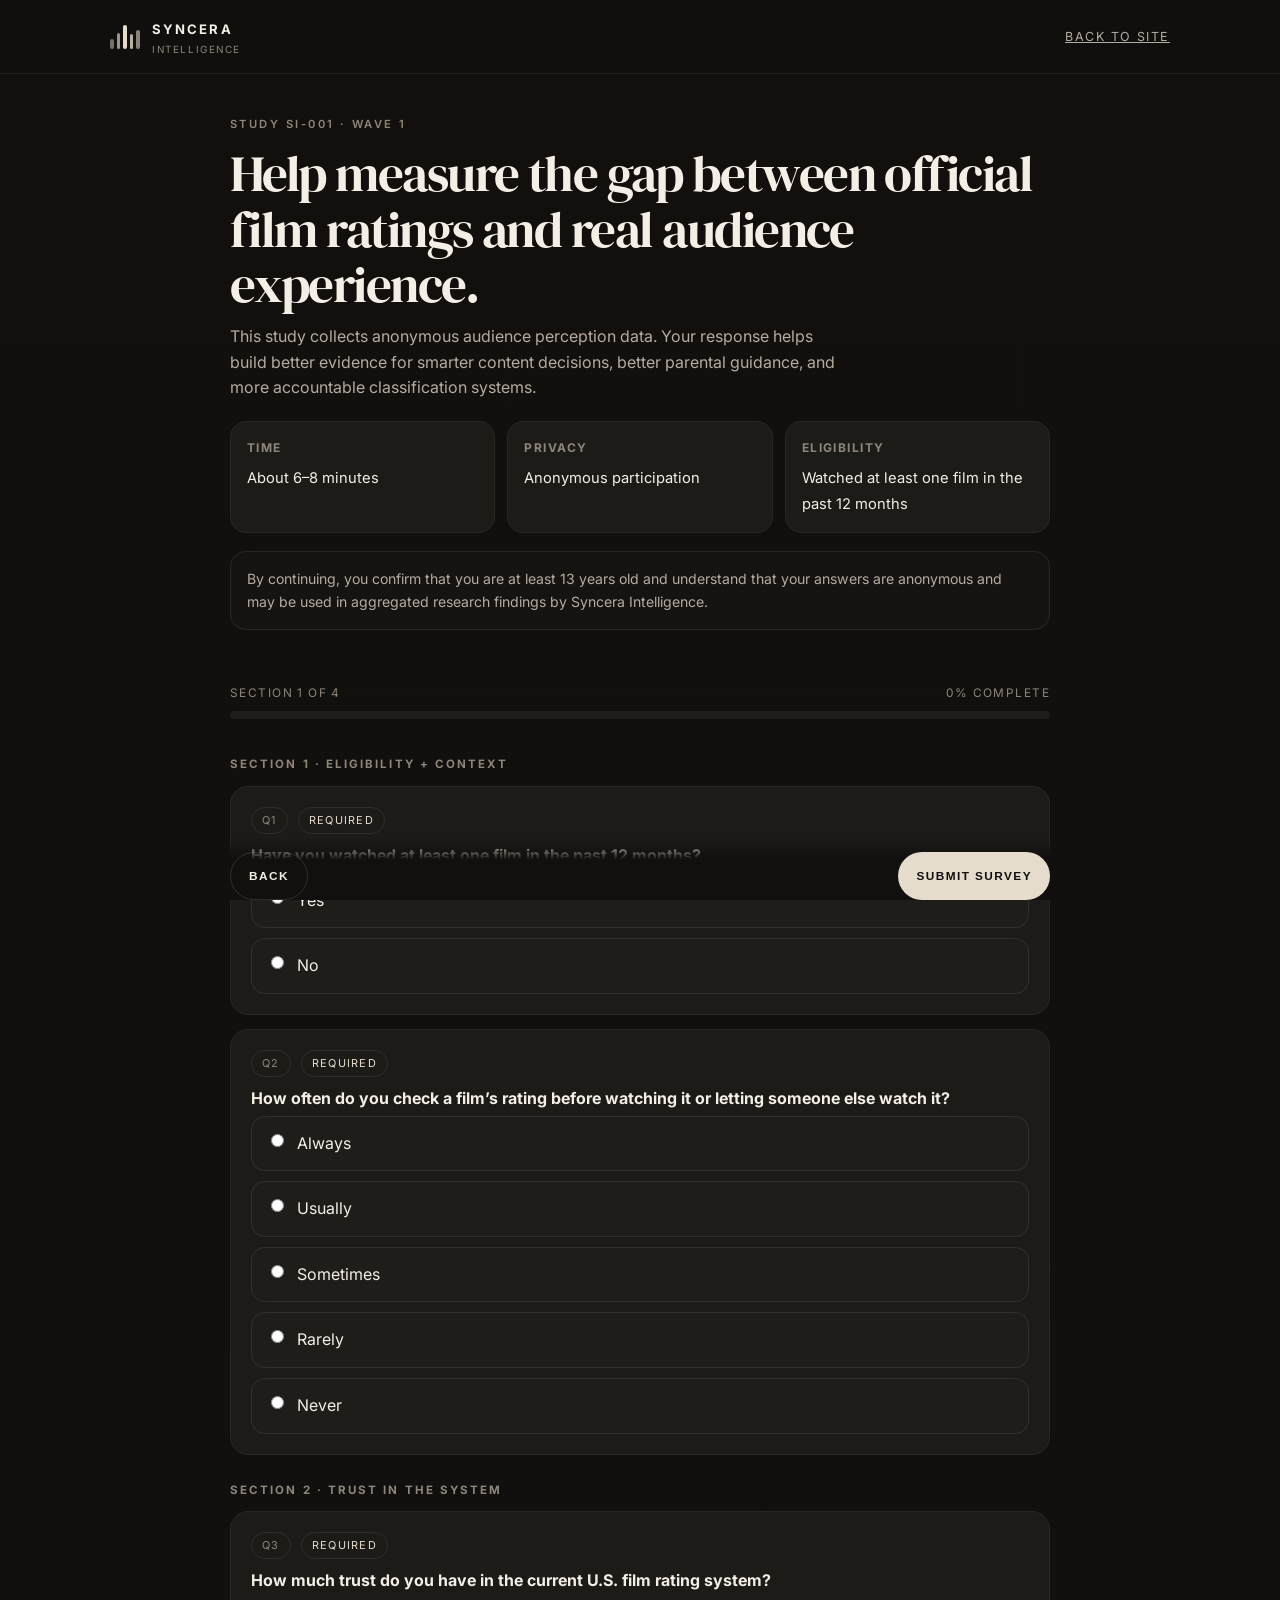
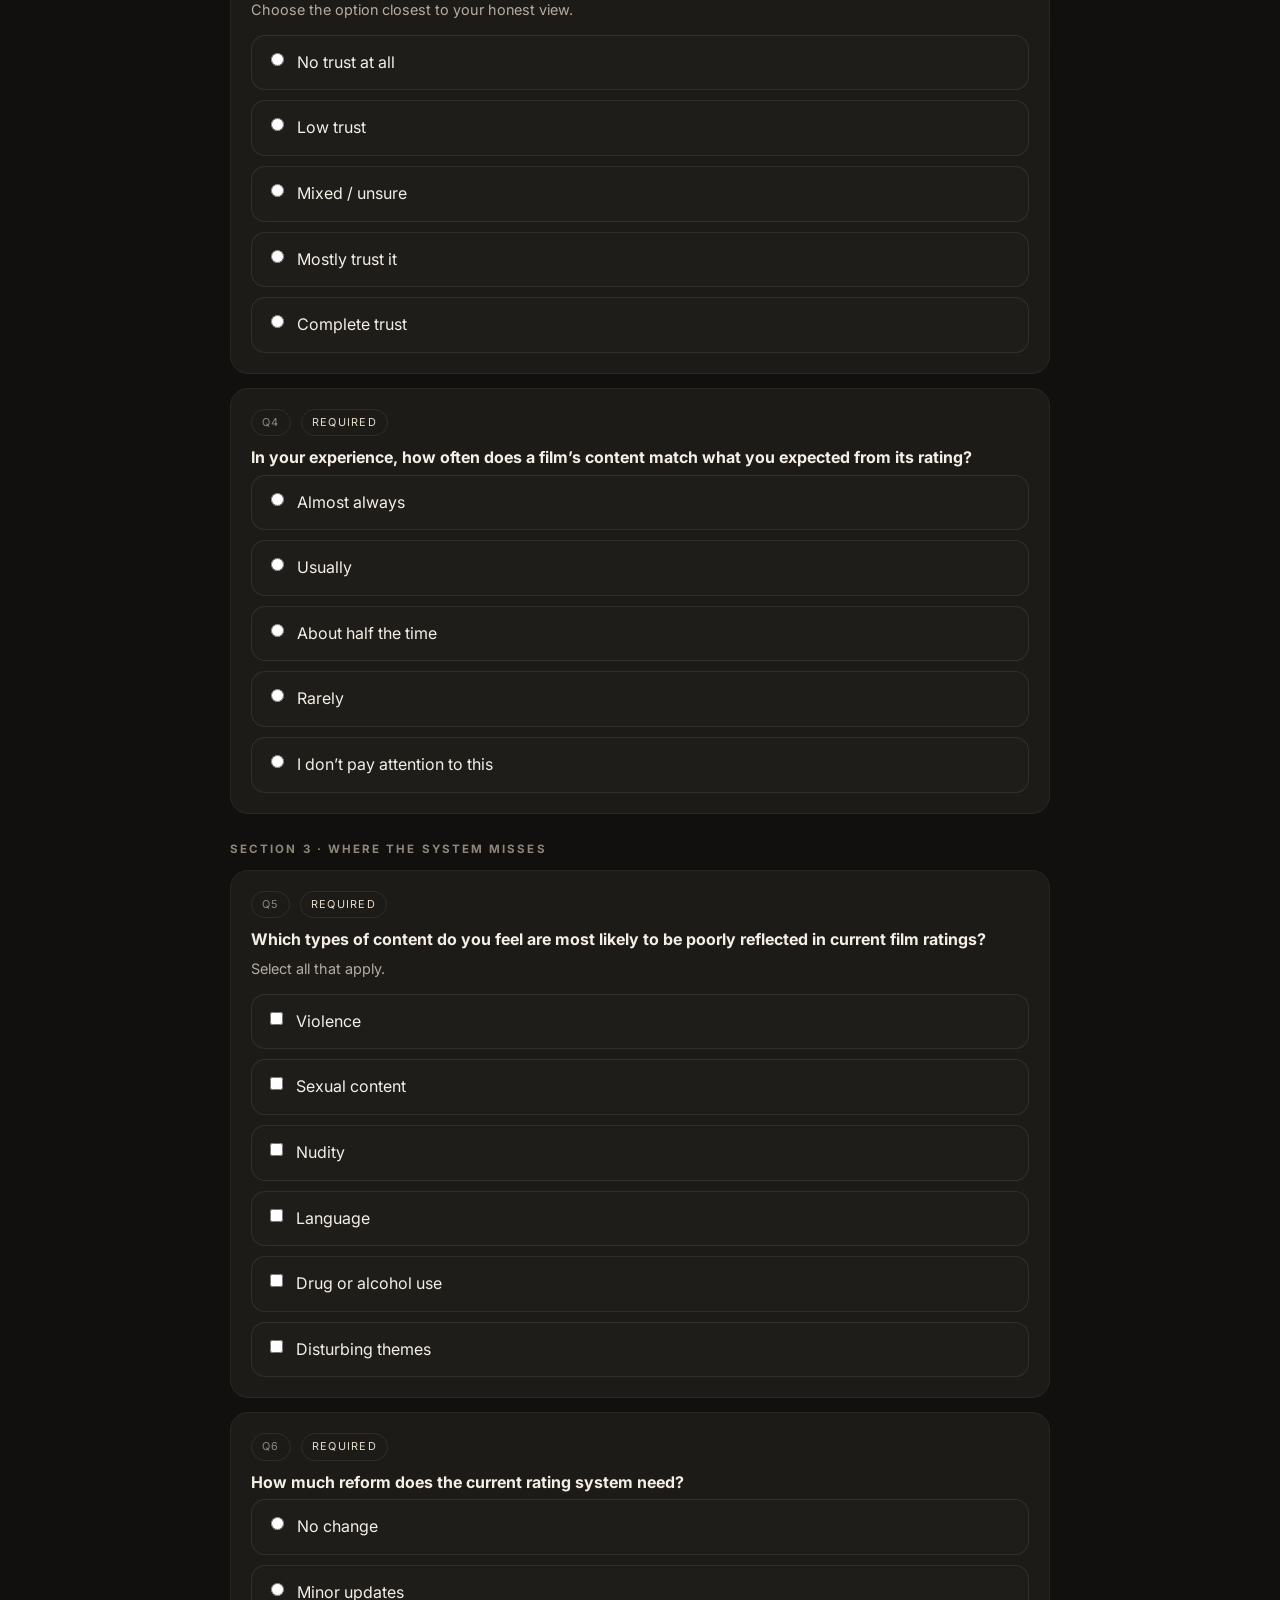
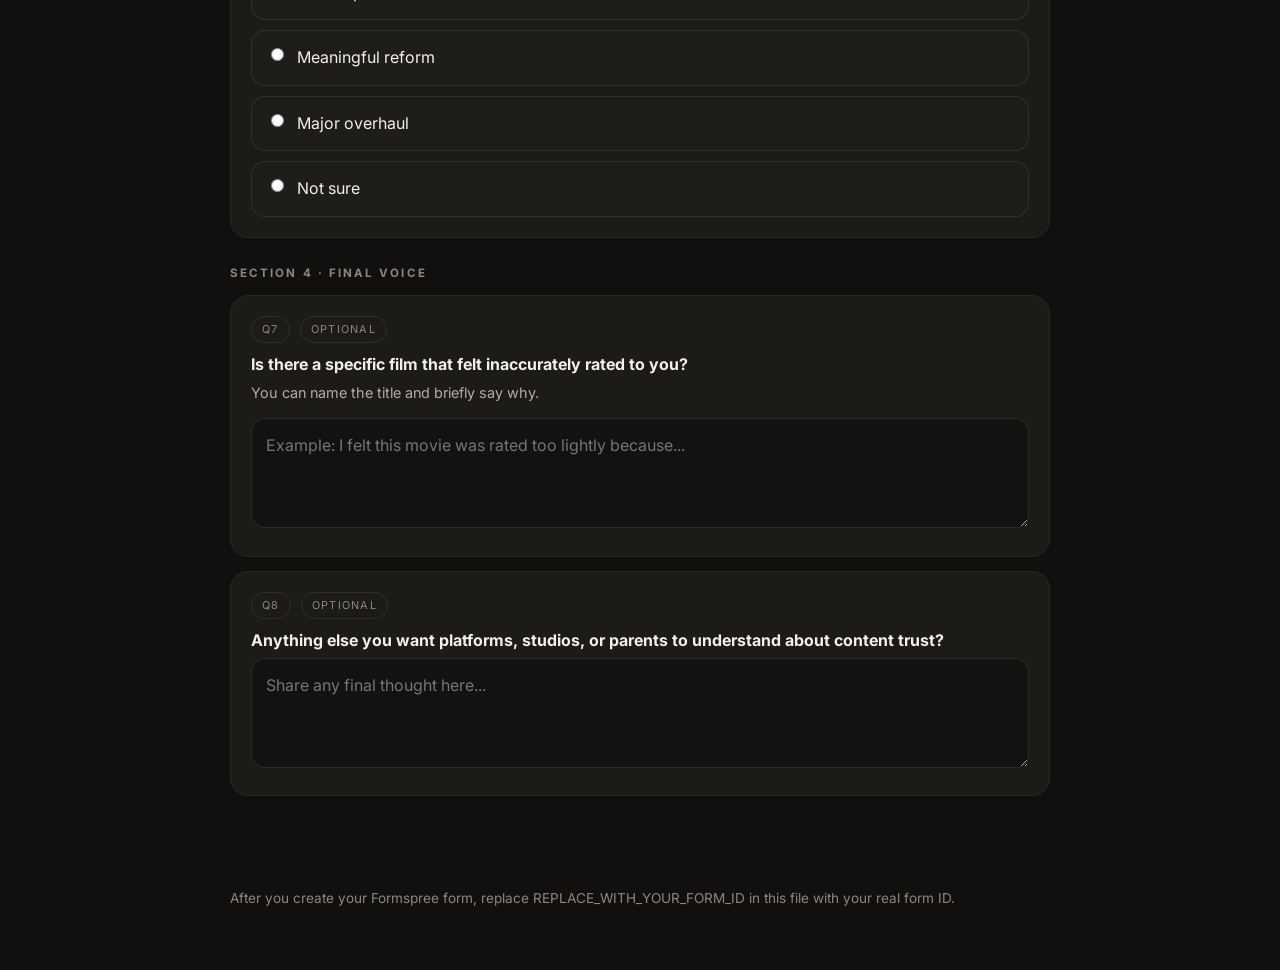
<file: syncera_survey_modal_fixed.html>
<!DOCTYPE html>
<html lang="en">
<head>
  <meta charset="UTF-8" />
  <meta name="viewport" content="width=device-width, initial-scale=1.0" />
  <title>Syncera Intelligence — Study SI-001</title>
  <link rel="preconnect" href="https://fonts.googleapis.com">
  <link rel="preconnect" href="https://fonts.gstatic.com" crossorigin>
  <link href="https://fonts.googleapis.com/css2?family=Inter:wght@300;400;500;600;700&family=DM+Serif+Display:ital@0;1&display=swap" rel="stylesheet">
  <style>
    :root{
      --bg:#11100e;
      --bg-2:#171614;
      --panel:#1d1b18;
      --border:#2a2723;
      --text:#f4efe6;
      --muted:#b5aca1;
      --soft:#8f867b;
      --accent:#e6dccd;
      --danger:#cf8b84;
      --ok:#b5cba8;
      --radius:18px;
      --max:820px;
    }
    *{box-sizing:border-box}
    body{
      margin:0;
      background:linear-gradient(180deg,#120f0d,#11100e 50%);
      color:var(--text);
      font-family:Inter,system-ui,sans-serif;
      line-height:1.6;
    }
    .wrap{max-width:var(--max); margin:0 auto; padding:0 20px}
    .topbar{
      position:sticky; top:0; z-index:40;
      backdrop-filter:blur(10px);
      background:rgba(17,16,14,.88);
      border-bottom:1px solid rgba(255,255,255,.06);
    }
    .topbar-inner{
      max-width:1100px; margin:0 auto; padding:16px 20px;
      display:flex; justify-content:space-between; align-items:center; gap:16px;
    }
    .brand{display:flex; align-items:center; gap:12px}
    .mark{
      width:30px; height:24px; display:grid; grid-template-columns:repeat(5,1fr); gap:3px; align-items:end;
    }
    .mark span{display:block; background:var(--accent); border-radius:999px}
    .mark span:nth-child(1){height:10px; opacity:.48}
    .mark span:nth-child(2){height:16px; opacity:.66}
    .mark span:nth-child(3){height:24px}
    .mark span:nth-child(4){height:15px; opacity:.78}
    .mark span:nth-child(5){height:19px; opacity:.56}
    .brand strong{
      font-size:.82rem; letter-spacing:.16em; text-transform:uppercase;
    }
    .brand small{
      display:block; color:var(--soft); font-size:.62rem; letter-spacing:.16em; text-transform:uppercase;
    }
    .back{color:var(--muted); font-size:.78rem; text-transform:uppercase; letter-spacing:.12em}
    .hero{
      padding:42px 0 22px;
    }
    .eyebrow{
      color:var(--soft); text-transform:uppercase; letter-spacing:.22em; font-size:.7rem; font-weight:600;
    }
    h1{
      margin:12px 0 12px;
      font-family:"DM Serif Display", serif;
      font-weight:400;
      line-height:1.08;
      letter-spacing:-.03em;
      font-size:clamp(2rem,4vw,3.35rem);
    }
    .hero p{color:var(--muted); max-width:62ch; margin:0 0 16px}
    .info{
      display:grid; grid-template-columns:repeat(3,1fr); gap:12px; margin-top:20px;
    }
    .info-card{
      background:var(--panel); border:1px solid var(--border); border-radius:16px; padding:16px;
    }
    .info-card strong{display:block; font-size:.75rem; letter-spacing:.12em; text-transform:uppercase; color:var(--soft); margin-bottom:8px}
    .info-card span{color:var(--text); font-size:.92rem}
    .consent{
      margin-top:18px;
      background:rgba(255,255,255,.02); border:1px solid rgba(255,255,255,.08);
      border-radius:16px; padding:16px; color:var(--muted); font-size:.88rem;
    }

    .survey{
      padding:18px 0 60px;
    }
    .progress-shell{
      position:sticky; top:65px; z-index:30;
      padding:14px 0 10px;
      background:linear-gradient(180deg, rgba(17,16,14,.96), rgba(17,16,14,.88));
      backdrop-filter: blur(10px);
    }
    .progress-row{
      display:flex; justify-content:space-between; color:var(--soft); font-size:.74rem; text-transform:uppercase; letter-spacing:.12em;
      margin-bottom:8px;
    }
    .progress{
      height:8px; background:rgba(255,255,255,.06); border-radius:999px; overflow:hidden;
    }
    .progress > div{
      width:0%; height:100%; background:var(--accent); transition:width .25s ease;
    }

    form{margin-top:18px}
    .section-title{
      margin:26px 0 12px; color:var(--soft); text-transform:uppercase; letter-spacing:.18em; font-size:.72rem; font-weight:700;
    }
    .question{
      background:var(--panel);
      border:1px solid var(--border);
      border-radius:var(--radius);
      padding:20px;
      margin-bottom:14px;
    }
    .meta{
      display:flex; gap:10px; flex-wrap:wrap; margin-bottom:10px;
    }
    .pill{
      border:1px solid rgba(255,255,255,.08);
      color:var(--soft); border-radius:999px; padding:4px 10px; font-size:.68rem; text-transform:uppercase; letter-spacing:.12em;
    }
    .required{color:var(--accent)}
    .question h3{
      margin:0 0 6px; font-size:1rem; line-height:1.4;
    }
    .question p.desc{
      margin:0 0 14px; color:var(--muted); font-size:.9rem;
    }
    .options{display:grid; gap:10px}
    label.option{
      display:flex; gap:10px; align-items:flex-start;
      border:1px solid rgba(255,255,255,.08);
      border-radius:14px; padding:14px;
      background:rgba(255,255,255,.01);
      cursor:pointer;
      transition:.15s ease;
    }
    label.option:hover{border-color:rgba(255,255,255,.18); background:rgba(255,255,255,.025)}
    input[type="radio"], input[type="checkbox"]{
      margin-top:3px; accent-color:var(--accent);
    }
    textarea{
      width:100%; min-height:110px; resize:vertical;
      border-radius:14px; border:1px solid rgba(255,255,255,.1);
      background:#131210; color:var(--text);
      padding:14px; font:inherit;
    }
    .actions{
      display:flex; justify-content:space-between; gap:12px; margin-top:22px; flex-wrap:wrap;
      position:sticky; bottom:0; padding:14px 0 0;
      background:linear-gradient(180deg, rgba(17,16,14,0), rgba(17,16,14,1) 35%);
    }
    button{
      border:none; border-radius:999px; min-height:48px; padding:0 18px;
      font-weight:700; text-transform:uppercase; letter-spacing:.12em; font-size:.74rem;
      cursor:pointer;
    }
    .primary{background:var(--accent); color:#11100e}
    .secondary{background:transparent; color:var(--text); border:1px solid rgba(255,255,255,.12)}
    .helper{
      color:var(--soft); font-size:.85rem; margin-top:8px;
    }
    .success{
      display:none; margin-top:18px; background:rgba(181,203,168,.07); border:1px solid rgba(181,203,168,.22);
      padding:18px; border-radius:16px; color:var(--ok);
    }

    
    .modal-overlay{
      position:fixed; inset:0; background:rgba(0,0,0,.58);
      display:none; align-items:center; justify-content:center;
      padding:20px; z-index:100;
    }
    .modal-overlay.show{display:flex}
    .modal{
      width:min(520px, 100%);
      background:#181614;
      border:1px solid rgba(255,255,255,.10);
      border-radius:22px;
      padding:28px;
      box-shadow:0 25px 80px rgba(0,0,0,.45);
      text-align:center;
    }
    .modal-mark{
      width:56px; height:56px; margin:0 auto 16px;
      border-radius:999px; border:1px solid rgba(255,255,255,.12);
      display:grid; place-items:center; font-size:1.2rem; color:var(--accent);
    }
    .modal h2{
      margin:0 0 10px;
      font-family:"DM Serif Display", serif;
      font-weight:400;
      line-height:1.1;
      letter-spacing:-.02em;
      font-size:2rem;
    }
    .modal p{
      margin:0 0 20px; color:var(--muted);
    }
    .modal .btn-row{
      display:flex; gap:10px; justify-content:center; flex-wrap:wrap;
    }

    @media (max-width:760px){
      .info{grid-template-columns:1fr}
      .actions{flex-direction:column}
      button{width:100%}
    }
  </style>
</head>
<body>
  <div class="topbar">
    <div class="topbar-inner">
      <div class="brand">
        <div class="mark" aria-hidden="true"><span></span><span></span><span></span><span></span><span></span></div>
        <div>
          <strong>Syncera</strong>
          <small>Intelligence</small>
        </div>
      </div>
      <a class="back" href="index.html">Back to site</a>
    </div>
  </div>

  <div class="wrap hero">
    <div class="eyebrow">Study SI-001 · Wave 1</div>
    <h1>Help measure the gap between official film ratings and real audience experience.</h1>
    <p>This study collects anonymous audience perception data. Your response helps build better evidence for smarter content decisions, better parental guidance, and more accountable classification systems.</p>

    <div class="info">
      <div class="info-card"><strong>Time</strong><span>About 6–8 minutes</span></div>
      <div class="info-card"><strong>Privacy</strong><span>Anonymous participation</span></div>
      <div class="info-card"><strong>Eligibility</strong><span>Watched at least one film in the past 12 months</span></div>
    </div>

    <div class="consent">
      By continuing, you confirm that you are at least 13 years old and understand that your answers are anonymous and may be used in aggregated research findings by Syncera Intelligence.
    </div>
  </div>

  <div class="wrap survey">
    <div class="progress-shell">
      <div class="progress-row">
        <span id="sectionLabel">Section 1 of 4</span>
        <span id="progressLabel">0% complete</span>
      </div>
      <div class="progress"><div id="progressBar"></div></div>
    </div>

    <form id="surveyForm" action="https://formspree.io/f/xkokvwvv" method="POST">
      <input type="hidden" name="_subject" value="Syncera Intelligence — Study SI-001 submission">
      <div class="section-title">Section 1 · Eligibility + context</div>

      <div class="question">
        <div class="meta"><span class="pill">Q1</span><span class="pill required">Required</span></div>
        <h3>Have you watched at least one film in the past 12 months?</h3>
        <div class="options">
          <label class="option"><input type="radio" name="watched" value="yes" required> Yes</label>
          <label class="option"><input type="radio" name="watched" value="no"> No</label>
        </div>
      </div>

      <div class="question">
        <div class="meta"><span class="pill">Q2</span><span class="pill required">Required</span></div>
        <h3>How often do you check a film’s rating before watching it or letting someone else watch it?</h3>
        <div class="options">
          <label class="option"><input type="radio" name="check" value="always" required> Always</label>
          <label class="option"><input type="radio" name="check" value="usually"> Usually</label>
          <label class="option"><input type="radio" name="check" value="sometimes"> Sometimes</label>
          <label class="option"><input type="radio" name="check" value="rarely"> Rarely</label>
          <label class="option"><input type="radio" name="check" value="never"> Never</label>
        </div>
      </div>

      <div class="section-title">Section 2 · Trust in the system</div>

      <div class="question">
        <div class="meta"><span class="pill">Q3</span><span class="pill required">Required</span></div>
        <h3>How much trust do you have in the current U.S. film rating system?</h3>
        <p class="desc">Choose the option closest to your honest view.</p>
        <div class="options">
          <label class="option"><input type="radio" name="trust" value="none" required> No trust at all</label>
          <label class="option"><input type="radio" name="trust" value="low"> Low trust</label>
          <label class="option"><input type="radio" name="trust" value="mixed"> Mixed / unsure</label>
          <label class="option"><input type="radio" name="trust" value="mostly"> Mostly trust it</label>
          <label class="option"><input type="radio" name="trust" value="complete"> Complete trust</label>
        </div>
      </div>

      <div class="question">
        <div class="meta"><span class="pill">Q4</span><span class="pill required">Required</span></div>
        <h3>In your experience, how often does a film’s content match what you expected from its rating?</h3>
        <div class="options">
          <label class="option"><input type="radio" name="match" value="almost_always" required> Almost always</label>
          <label class="option"><input type="radio" name="match" value="usually"> Usually</label>
          <label class="option"><input type="radio" name="match" value="half"> About half the time</label>
          <label class="option"><input type="radio" name="match" value="rarely"> Rarely</label>
          <label class="option"><input type="radio" name="match" value="dont_pay_attention"> I don’t pay attention to this</label>
        </div>
      </div>

      <div class="section-title">Section 3 · Where the system misses</div>

      <div class="question">
        <div class="meta"><span class="pill">Q5</span><span class="pill required">Required</span></div>
        <h3>Which types of content do you feel are most likely to be poorly reflected in current film ratings?</h3>
        <p class="desc">Select all that apply.</p>
        <div class="options">
          <label class="option"><input type="checkbox" name="types" value="violence"> Violence</label>
          <label class="option"><input type="checkbox" name="types" value="sexual_content"> Sexual content</label>
          <label class="option"><input type="checkbox" name="types" value="nudity"> Nudity</label>
          <label class="option"><input type="checkbox" name="types" value="language"> Language</label>
          <label class="option"><input type="checkbox" name="types" value="substance_use"> Drug or alcohol use</label>
          <label class="option"><input type="checkbox" name="types" value="disturbing_themes"> Disturbing themes</label>
        </div>
      </div>

      <div class="question">
        <div class="meta"><span class="pill">Q6</span><span class="pill required">Required</span></div>
        <h3>How much reform does the current rating system need?</h3>
        <div class="options">
          <label class="option"><input type="radio" name="reform" value="no_change" required> No change</label>
          <label class="option"><input type="radio" name="reform" value="minor_updates"> Minor updates</label>
          <label class="option"><input type="radio" name="reform" value="meaningful_reform"> Meaningful reform</label>
          <label class="option"><input type="radio" name="reform" value="major_overhaul"> Major overhaul</label>
          <label class="option"><input type="radio" name="reform" value="not_sure"> Not sure</label>
        </div>
      </div>

      <div class="section-title">Section 4 · Final voice</div>

      <div class="question">
        <div class="meta"><span class="pill">Q7</span><span class="pill">Optional</span></div>
        <h3>Is there a specific film that felt inaccurately rated to you?</h3>
        <p class="desc">You can name the title and briefly say why.</p>
        <textarea name="example" placeholder="Example: I felt this movie was rated too lightly because..."></textarea>
      </div>

      <div class="question">
        <div class="meta"><span class="pill">Q8</span><span class="pill">Optional</span></div>
        <h3>Anything else you want platforms, studios, or parents to understand about content trust?</h3>
        <textarea name="final" placeholder="Share any final thought here..."></textarea>
      </div>

      <div class="actions">
        <button class="secondary" type="button" onclick="window.location.href='index.html'">Back</button>
        <button class="primary" type="submit">Submit survey</button>
      </div>
      <div class="helper">After you create your Formspree form, replace REPLACE_WITH_YOUR_FORM_ID in this file with your real form ID.</div>
    </form>
  </div>


  <div class="modal-overlay" id="thankYouModal" aria-hidden="true">
    <div class="modal" role="dialog" aria-modal="true" aria-labelledby="thankYouTitle">
      <div class="modal-mark">✓</div>
      <h2 id="thankYouTitle">Thank you for participating.</h2>
      <p>Your response was submitted to Syncera Intelligence. You just helped build better evidence for clearer, safer, more accountable content decisions.</p>
      <div class="btn-row">
        <button class="primary" type="button" id="closeModalBtn">Close</button>
        <button class="secondary" type="button" onclick="window.location.href='index.html'">Back to site</button>
      </div>
    </div>
  </div>

  <script>
    const form = document.getElementById('surveyForm');
    const progressBar = document.getElementById('progressBar');
    const progressLabel = document.getElementById('progressLabel');
    const sectionLabel = document.getElementById('sectionLabel');
    const thankYouModal = document.getElementById('thankYouModal');
    const closeModalBtn = document.getElementById('closeModalBtn');

    const requiredGroups = ['watched','check','trust','match','reform'];
    const inputs = form.querySelectorAll('input, textarea');

    function updateProgress(){
      let completed = 0;
      requiredGroups.forEach(name => {
        if (form.querySelector(`input[name="${name}"]:checked`)) completed++;
      });
      const pct = Math.round((completed / requiredGroups.length) * 100);
      progressBar.style.width = pct + '%';
      progressLabel.textContent = pct + '% complete';

      if (completed <= 1) sectionLabel.textContent = 'Section 1 of 4';
      else if (completed <= 2) sectionLabel.textContent = 'Section 2 of 4';
      else if (completed <= 4) sectionLabel.textContent = 'Section 3 of 4';
      else sectionLabel.textContent = 'Section 4 of 4';
    }

    function openModal(){
      thankYouModal.classList.add('show');
      thankYouModal.setAttribute('aria-hidden', 'false');
      closeModalBtn.focus();
    }

    function closeModal(){
      thankYouModal.classList.remove('show');
      thankYouModal.setAttribute('aria-hidden', 'true');
    }

    function firstMissingRequiredGroup(){
      for (const name of requiredGroups){
        if (!form.querySelector(`input[name="${name}"]:checked`)){
          return form.querySelector(`input[name="${name}"]`);
        }
      }
      return null;
    }

    inputs.forEach(el => el.addEventListener('change', updateProgress));
    updateProgress();

    closeModalBtn.addEventListener('click', closeModal);
    thankYouModal.addEventListener('click', (e) => {
      if (e.target === thankYouModal) closeModal();
    });

    form.addEventListener('submit', async function(e){
      e.preventDefault();

      const firstMissing = firstMissingRequiredGroup();
      if (firstMissing){
        alert('Please answer all required questions before submitting.');
        firstMissing.scrollIntoView({ behavior: 'smooth', block: 'center' });
        return;
      }

      const submitBtn = form.querySelector('.primary');
      submitBtn.disabled = true;
      submitBtn.textContent = 'Submitting...';

      try {
        const response = await fetch(form.action, {
          method: form.method,
          body: new FormData(form),
          headers: {
            'Accept': 'application/json'
          }
        });

        if (response.ok) {
          form.reset();
          updateProgress();
          window.scrollTo({ top: 0, behavior: 'smooth' });
          openModal();
        } else {
          const data = await response.json().catch(() => ({}));
          const message = data.errors?.map(err => err.message).join(' ') || 'Submission failed. Please try again.';
          alert(message);
        }
      } catch (err) {
        alert('Submission failed. Please check your connection and try again.');
      } finally {
        submitBtn.disabled = false;
        submitBtn.textContent = 'Submit survey';
      }
    });
  </script>

</body>
</html>
</file>
<file: style.css>
:root{--bg:#11100e;--panel:#1d1b18;--panel2:#24211d;--border:#322e28;--text:#f4efe6;--muted:#c8beb3;--soft:#91877b;--accent:#e6dccd;--gold:#b8975a;--error:#e8a09a;--max:1120px;--shadow:0 24px 70px rgba(0,0,0,.28)}*{box-sizing:border-box}html{scroll-behavior:smooth}body{margin:0;background:radial-gradient(circle at top right,rgba(255,255,255,.035),transparent 28%),linear-gradient(180deg,#120f0d,#11100e);color:var(--text);font-family:Inter,system-ui,-apple-system,BlinkMacSystemFont,"Segoe UI",sans-serif;line-height:1.65}a{color:inherit}.skip-link{position:absolute;left:-999px;top:12px;background:var(--accent);color:#11100e;padding:10px 14px;border-radius:999px;z-index:1000;font-weight:800}.skip-link:focus{left:12px}:focus{outline:2px solid var(--accent);outline-offset:3px}:focus:not(:focus-visible){outline:none}:focus-visible{outline:2px solid var(--accent);outline-offset:3px}.wrap{max-width:var(--max);margin:0 auto;padding:0 24px}.nav{position:sticky;top:0;z-index:50;backdrop-filter:blur(10px);background:rgba(17,16,14,.86);border-bottom:1px solid rgba(255,255,255,.07)}.nav-inner{max-width:var(--max);margin:0 auto;padding:17px 24px;display:flex;align-items:center;justify-content:space-between;gap:18px}.brand{display:flex;align-items:center;gap:13px;text-decoration:none}.mark{width:34px;height:28px;display:grid;grid-template-columns:repeat(5,1fr);gap:4px;align-items:end}.mark span{display:block;border-radius:999px;background:var(--accent)}.mark span:nth-child(1){height:11px;opacity:.45}.mark span:nth-child(2){height:18px;opacity:.67}.mark span:nth-child(3){height:28px}.mark span:nth-child(4){height:16px;opacity:.8}.mark span:nth-child(5){height:22px;opacity:.58}.brand-name{font-size:.82rem;font-weight:800;letter-spacing:.16em;text-transform:uppercase;line-height:1}.brand-sub{display:block;margin-top:4px;color:var(--soft);font-size:.6rem;font-weight:700;letter-spacing:.18em;text-transform:uppercase}.nav-links{display:flex;align-items:center;gap:22px}.nav-links a{color:var(--muted);text-decoration:none;text-transform:uppercase;letter-spacing:.12em;font-size:.76rem;font-weight:800}.nav-links .cta{background:var(--accent);color:#11100e;padding:10px 15px;border-radius:999px}.hero{padding:72px 0 48px}.hero-grid{display:grid;grid-template-columns:1.1fr .9fr;gap:22px;align-items:stretch}.panel{background:linear-gradient(180deg,rgba(255,255,255,.035),rgba(255,255,255,.012));border:1px solid rgba(255,255,255,.08);border-radius:30px;padding:34px;box-shadow:var(--shadow)}.eyebrow,.kicker{color:var(--gold);text-transform:uppercase;letter-spacing:.22em;font-size:.7rem;font-weight:800}.kicker{display:block;margin-bottom:10px;color:var(--soft);letter-spacing:.18em}h1,h2{font-family:"DM Serif Display",serif;font-weight:400;letter-spacing:-.035em;line-height:1.03}h1{font-size:clamp(2.55rem,5.8vw,5rem);margin:14px 0 18px}h2{font-size:clamp(2rem,4.5vw,3.25rem);margin:10px 0 12px}h3{margin:0 0 8px;font-size:1.02rem}p{color:var(--muted);margin:0 0 14px}.lede{font-size:1.05rem;max-width:64ch}.actions{display:flex;gap:12px;flex-wrap:wrap;margin-top:26px}.btn{display:inline-flex;align-items:center;justify-content:center;min-height:48px;padding:0 19px;border-radius:999px;border:1px solid rgba(255,255,255,.13);font-weight:800;text-transform:uppercase;letter-spacing:.12em;font-size:.75rem;text-decoration:none;cursor:pointer}.btn-primary{background:var(--accent);color:#11100e;border-color:var(--accent)}.btn-secondary{background:transparent;color:var(--text)}.trust-strip{margin-top:24px;padding-top:18px;border-top:1px solid rgba(255,255,255,.08);display:flex;gap:16px;flex-wrap:wrap;color:var(--soft);font-size:.84rem}.stat{padding:18px 0;border-bottom:1px solid rgba(255,255,255,.08)}.stat:last-child{border-bottom:0}.stat strong{display:block;color:var(--text);font-size:2.15rem;line-height:1;letter-spacing:-.045em}.stat span{display:block;color:var(--muted);margin-top:8px}section{padding:34px 0 70px}.section-head{max-width:800px;margin-bottom:26px}.grid-3{display:grid;grid-template-columns:repeat(3,1fr);gap:16px}.card{background:var(--panel);border:1px solid var(--border);border-radius:22px;padding:24px}.two-col{display:grid;grid-template-columns:1fr 1fr;gap:16px}.list{margin:12px 0 0;padding-left:18px;color:var(--muted)}.list li{margin:8px 0}.source-card a{color:var(--accent)}footer{border-top:1px solid rgba(255,255,255,.08);padding:28px 0 40px;color:var(--soft);font-size:.82rem}.footer-inner{display:flex;justify-content:space-between;gap:16px;flex-wrap:wrap}.footer-inner a{color:var(--muted);text-decoration:none}.survey-wrap{max-width:820px;margin:0 auto;padding:0 20px}.progress-shell{position:sticky;top:65px;z-index:40;background:rgba(17,16,14,.92);border-bottom:1px solid rgba(255,255,255,.06);backdrop-filter:blur(10px)}.progress-inner{max-width:1120px;margin:0 auto;padding:11px 24px}.progress-info{display:flex;justify-content:space-between;color:var(--soft);font-size:.72rem;text-transform:uppercase;letter-spacing:.12em;margin-bottom:8px}.progress-track{height:8px;background:rgba(255,255,255,.08);border-radius:999px;overflow:hidden}.progress-fill{height:100%;width:0%;background:var(--accent);transition:width .2s}.survey-hero{padding:42px 0 20px}.survey-hero .panel{padding:28px}.form-section{margin:22px 0 10px;color:var(--gold);text-transform:uppercase;letter-spacing:.18em;font-size:.72rem;font-weight:800;display:flex;align-items:center;gap:10px}.form-section:after{content:"";height:1px;background:rgba(255,255,255,.08);flex:1}.q{background:var(--panel);border:1px solid var(--border);border-radius:18px;padding:18px;margin:0 0 12px;scroll-margin-top:145px}.q.has-error{border-color:var(--error)}.instruction-card{background:linear-gradient(180deg,rgba(184,151,90,.10),rgba(184,151,90,.03));border-color:rgba(184,151,90,.25)}fieldset{border:0;padding:0;margin:0}legend{font-weight:800;color:var(--text);line-height:1.45;margin-bottom:6px}.note{color:var(--soft);font-size:.86rem;margin-bottom:12px}.req{color:var(--accent);font-size:.72rem;text-transform:uppercase;letter-spacing:.12em;font-weight:800;margin-bottom:8px}.options{display:grid;gap:8px}.option{display:flex;gap:10px;align-items:flex-start;border:1px solid rgba(255,255,255,.08);background:rgba(255,255,255,.015);border-radius:14px;padding:12px;cursor:pointer}.option:hover,.option.selected{border-color:rgba(230,220,205,.42);background:rgba(230,220,205,.05)}.option input{margin-top:3px;accent-color:var(--accent);flex:0 0 auto}input[type=text],textarea,select{width:100%;background:rgba(255,255,255,.025);border:1px solid rgba(255,255,255,.1);border-radius:14px;padding:12px 13px;color:var(--text);font:inherit}select option{color:#11100e}textarea{min-height:92px;resize:vertical}.error{display:none;color:var(--error);font-size:.82rem;margin-top:8px}.q.has-error .error{display:block}.submit-area{text-align:center;margin:30px 0 60px}button.btn{font-family:inherit}.modal-overlay{position:fixed;inset:0;background:rgba(0,0,0,.66);display:none;align-items:center;justify-content:center;padding:20px;z-index:100}.modal-overlay.show{display:flex}.modal{width:min(540px,100%);background:#181614;border:1px solid rgba(255,255,255,.1);border-radius:24px;padding:28px;text-align:center;box-shadow:0 30px 90px rgba(0,0,0,.45)}.modal-mark{width:54px;height:54px;border:1px solid rgba(255,255,255,.14);border-radius:999px;margin:0 auto 14px;display:grid;place-items:center;color:var(--accent)}.disqualify{display:none;margin-top:10px;color:var(--error);background:rgba(232,160,154,.08);border:1px solid rgba(232,160,154,.2);border-radius:14px;padding:12px}@media (max-width:900px){.hero-grid,.grid-3,.two-col{grid-template-columns:1fr}.panel{padding:26px}.nav-links a:not(.cta){display:none}}@media (max-width:620px){.wrap,.nav-inner{padding-left:18px;padding-right:18px}.hero{padding-top:44px}.panel,.card{padding:21px;border-radius:24px}h1{font-size:2.45rem}.actions{flex-direction:column}.btn{width:100%}.progress-shell{top:63px}}
</file>
